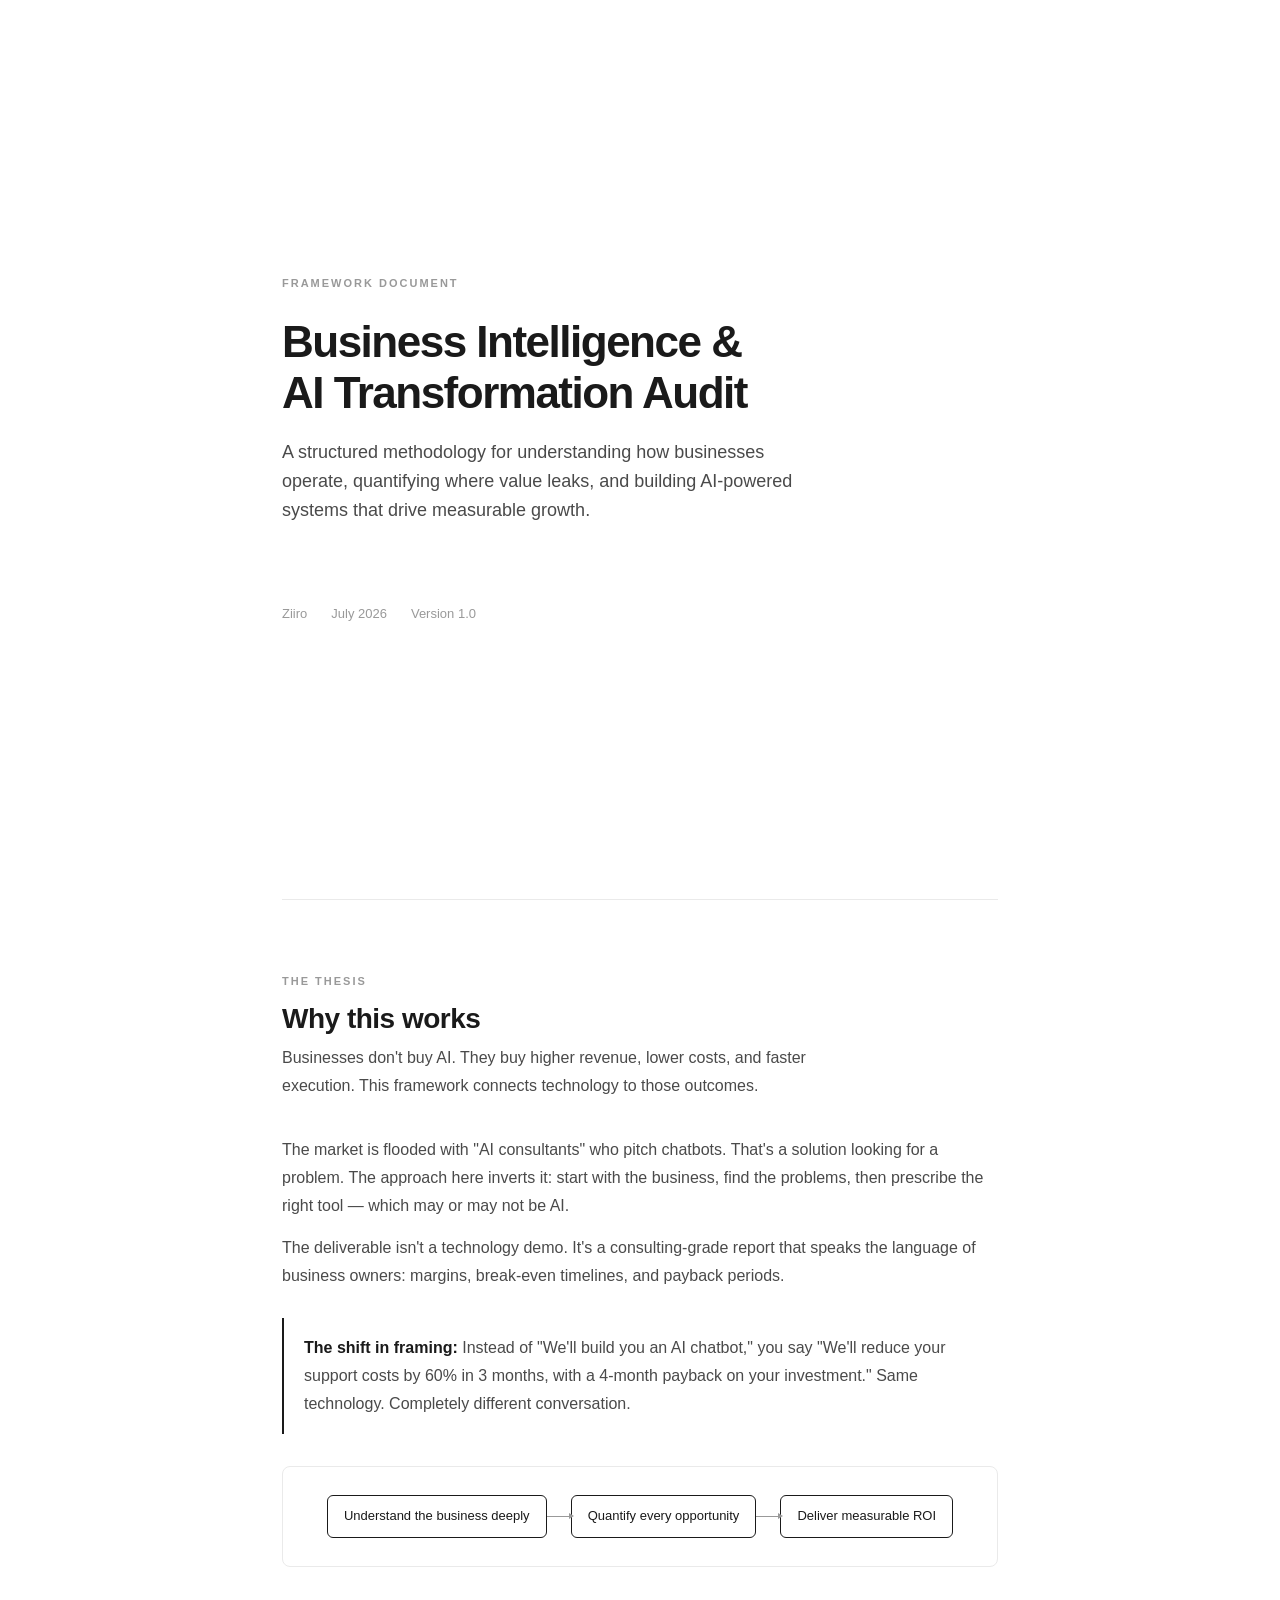
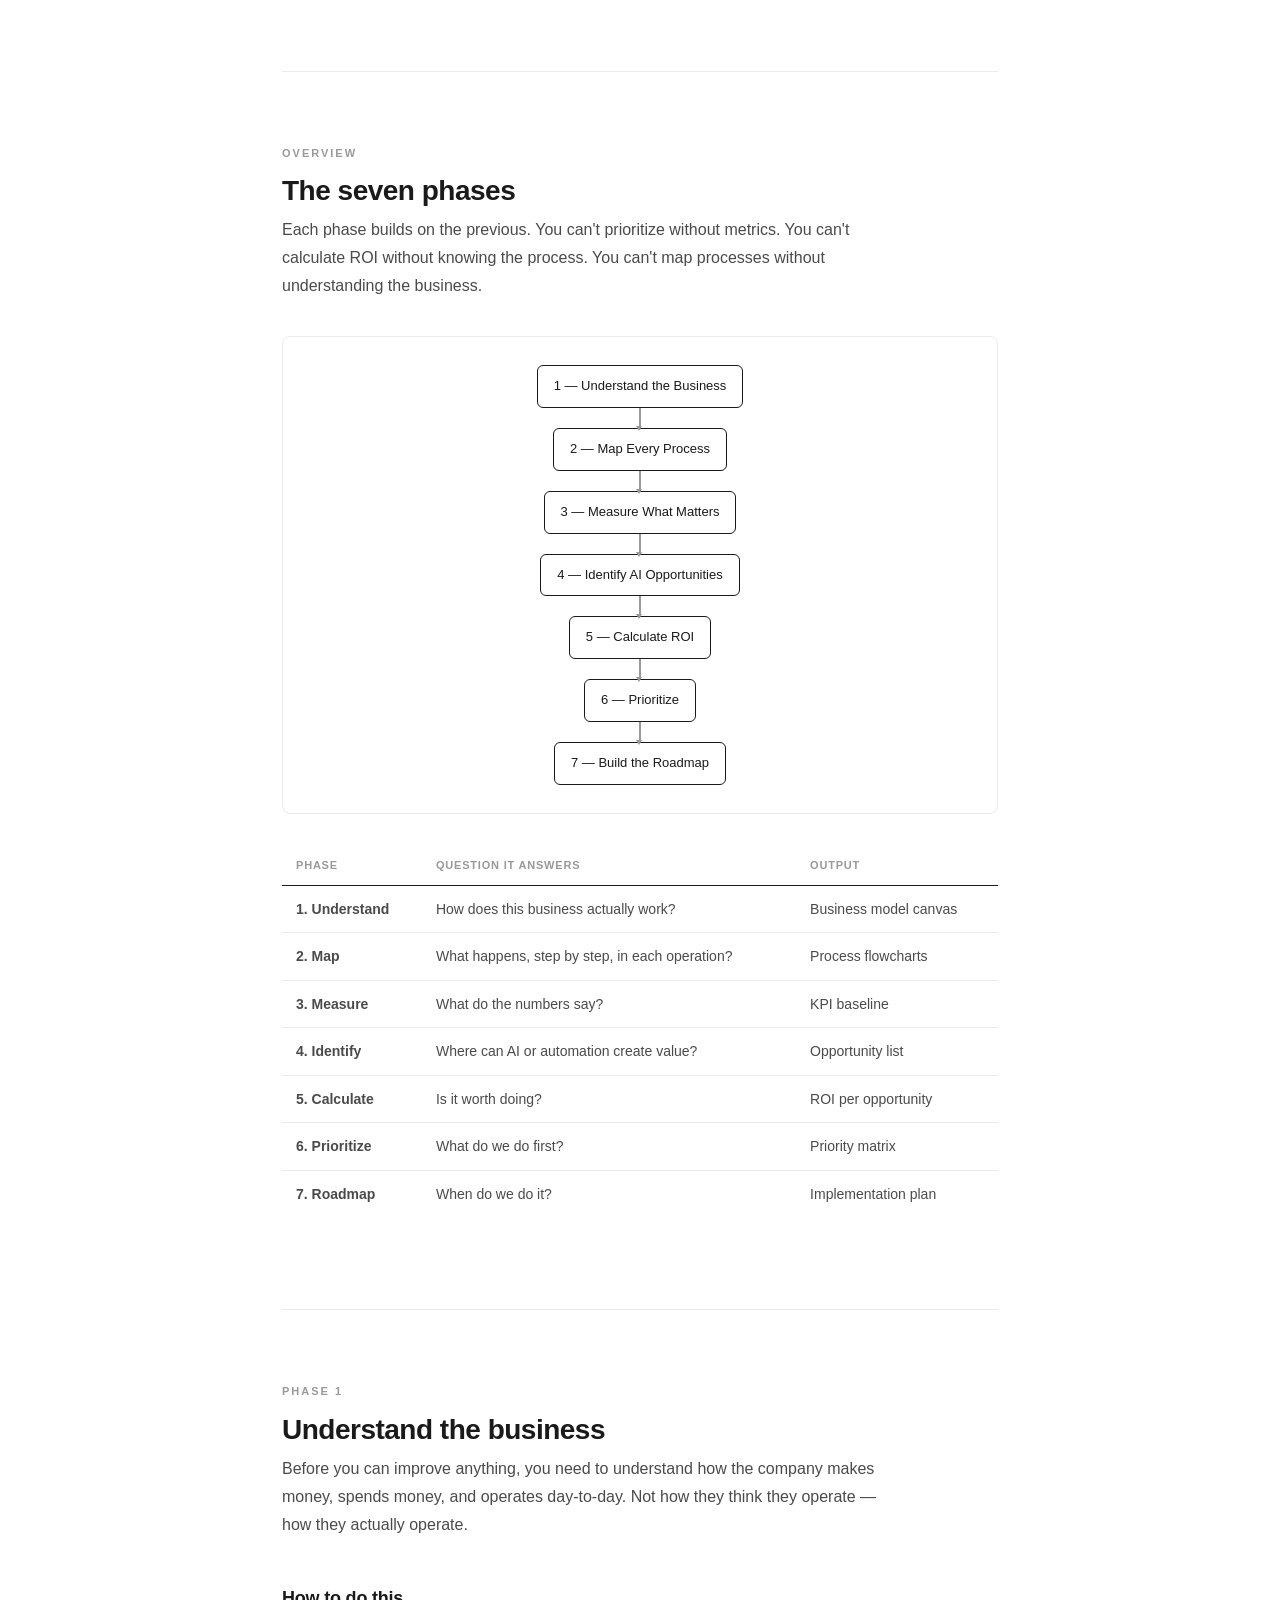
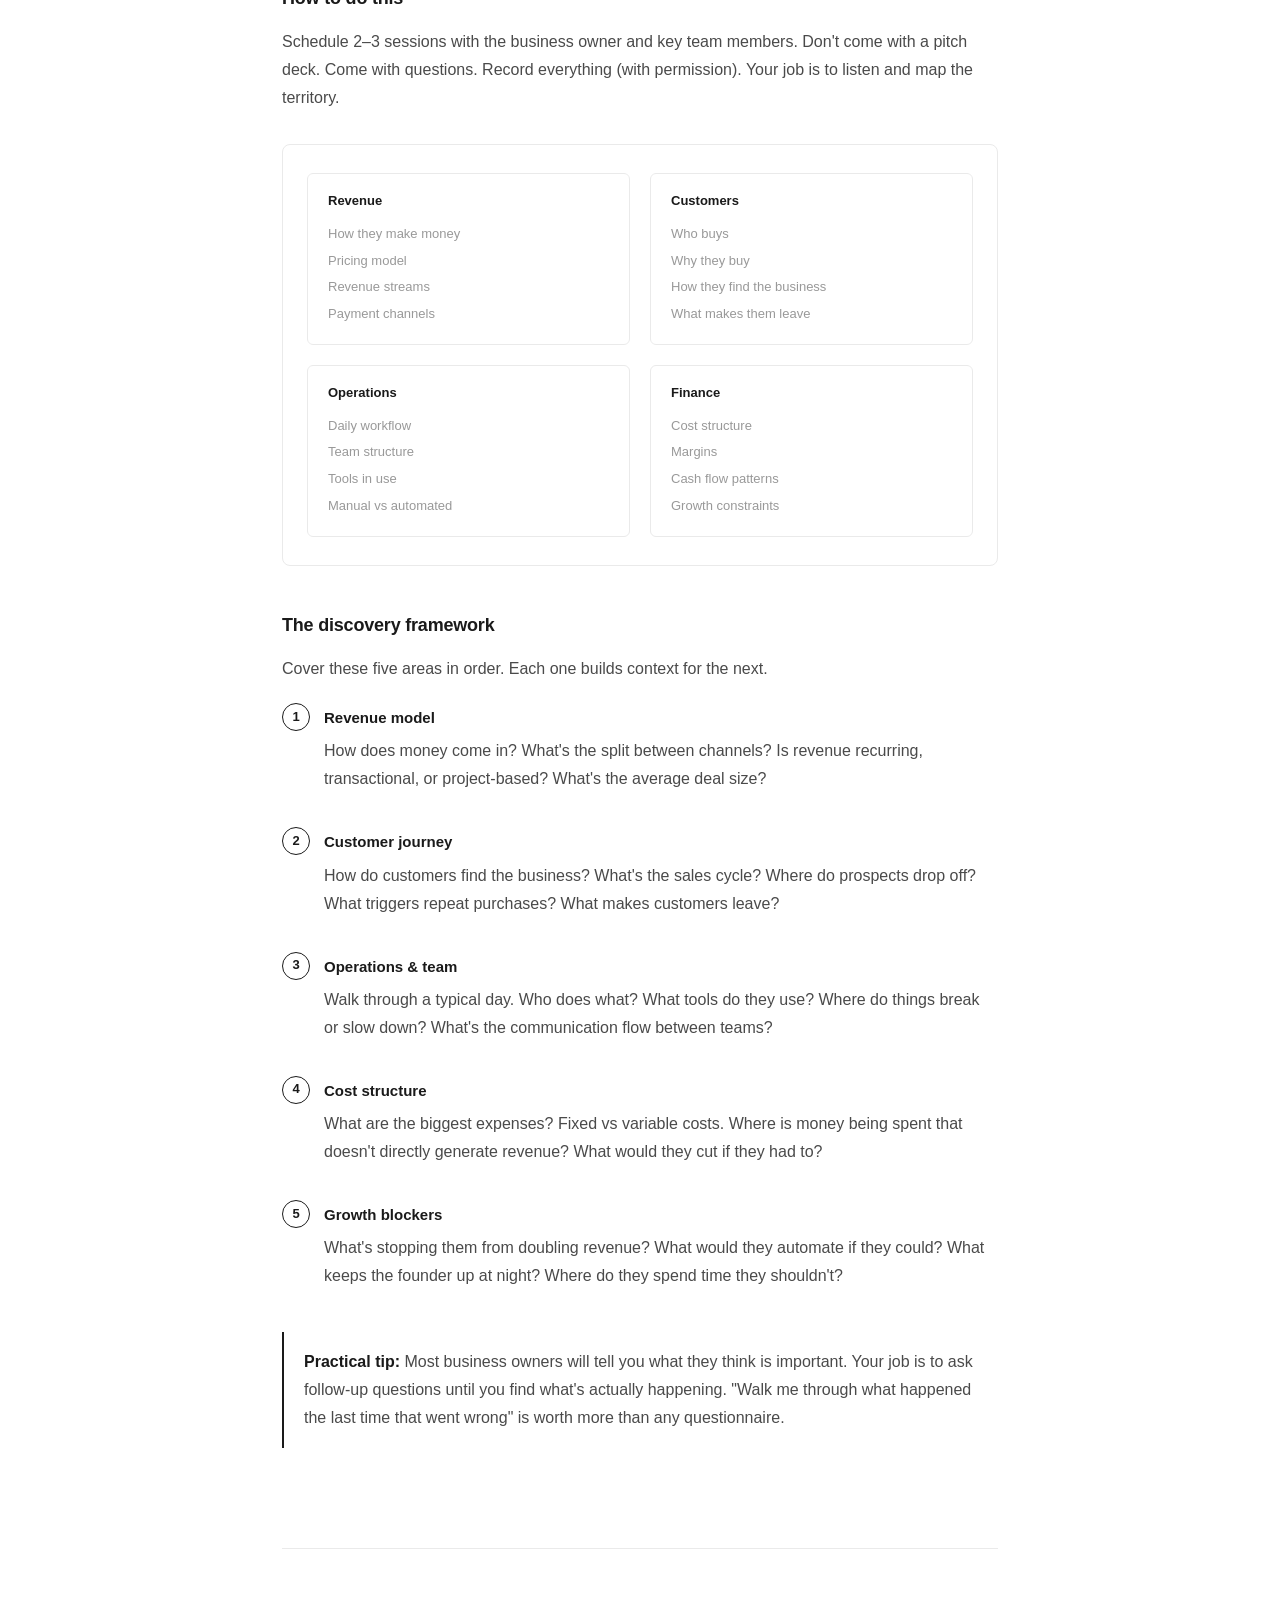
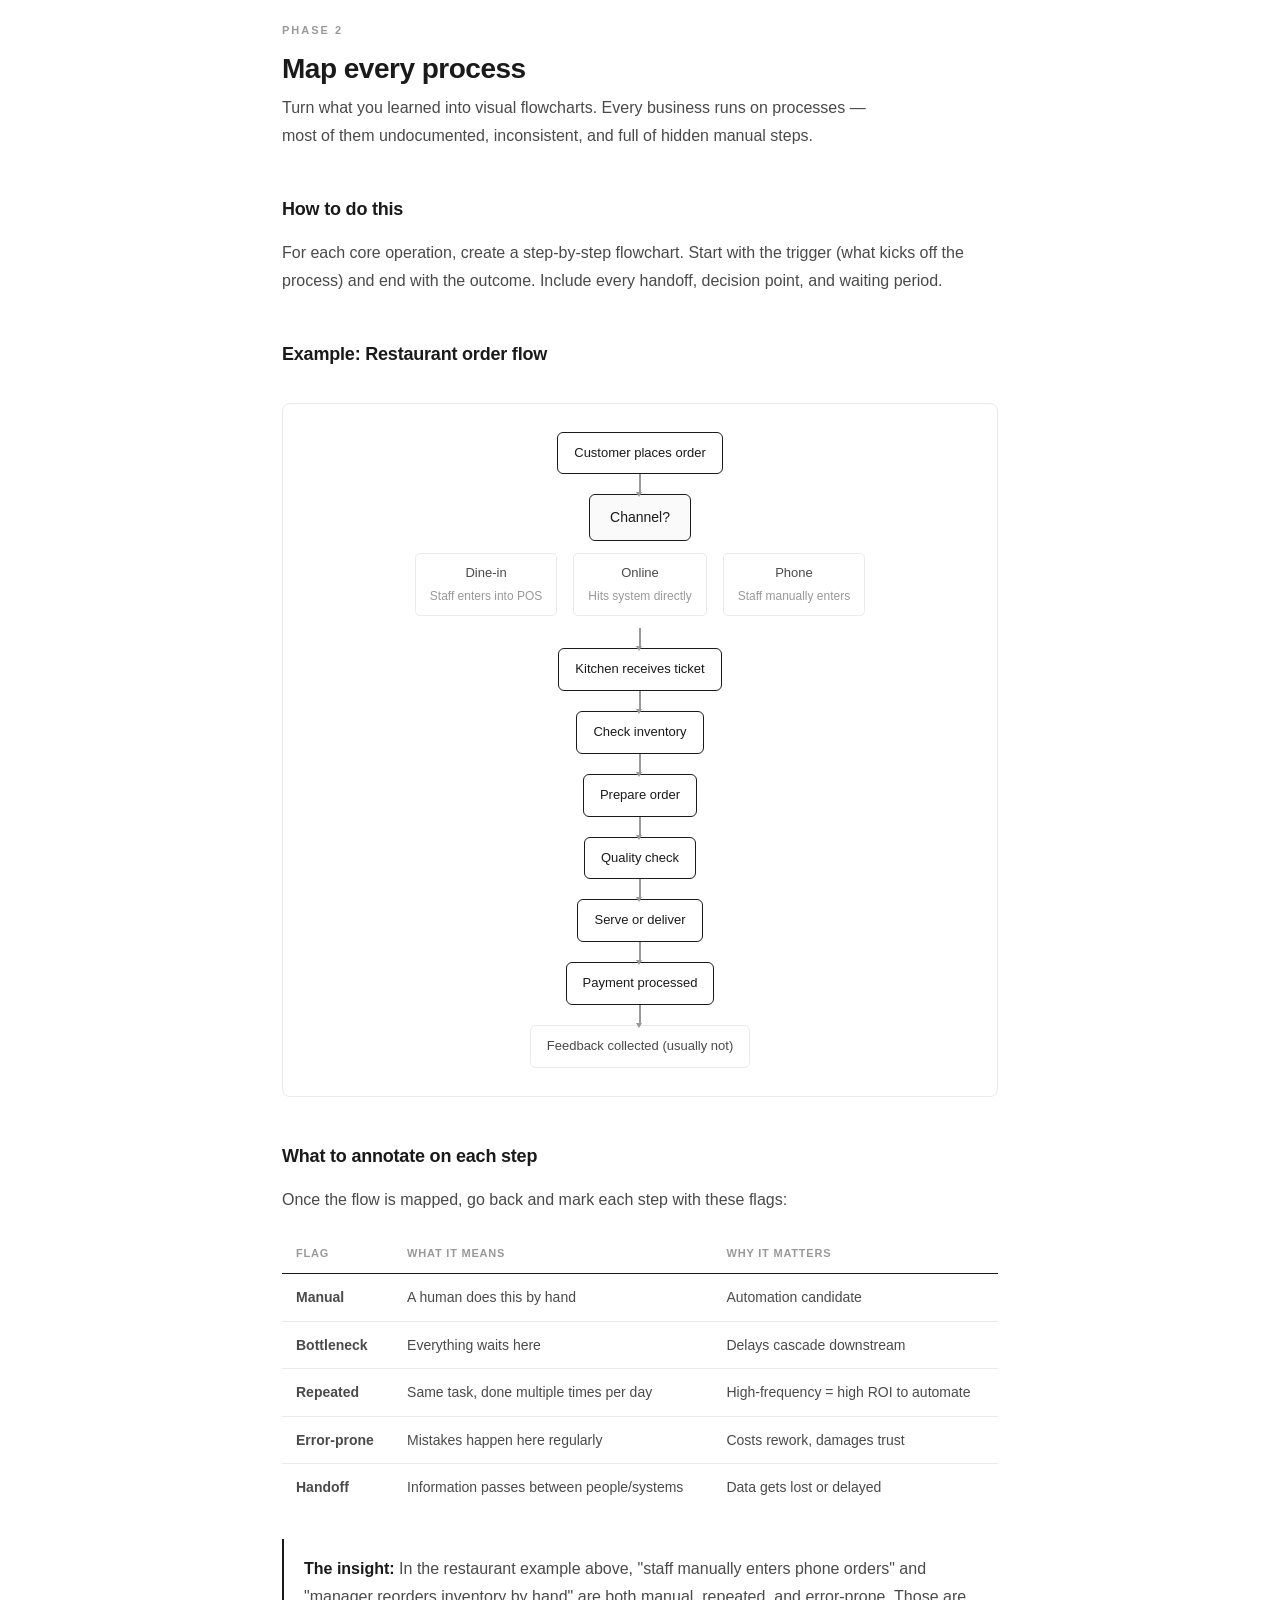
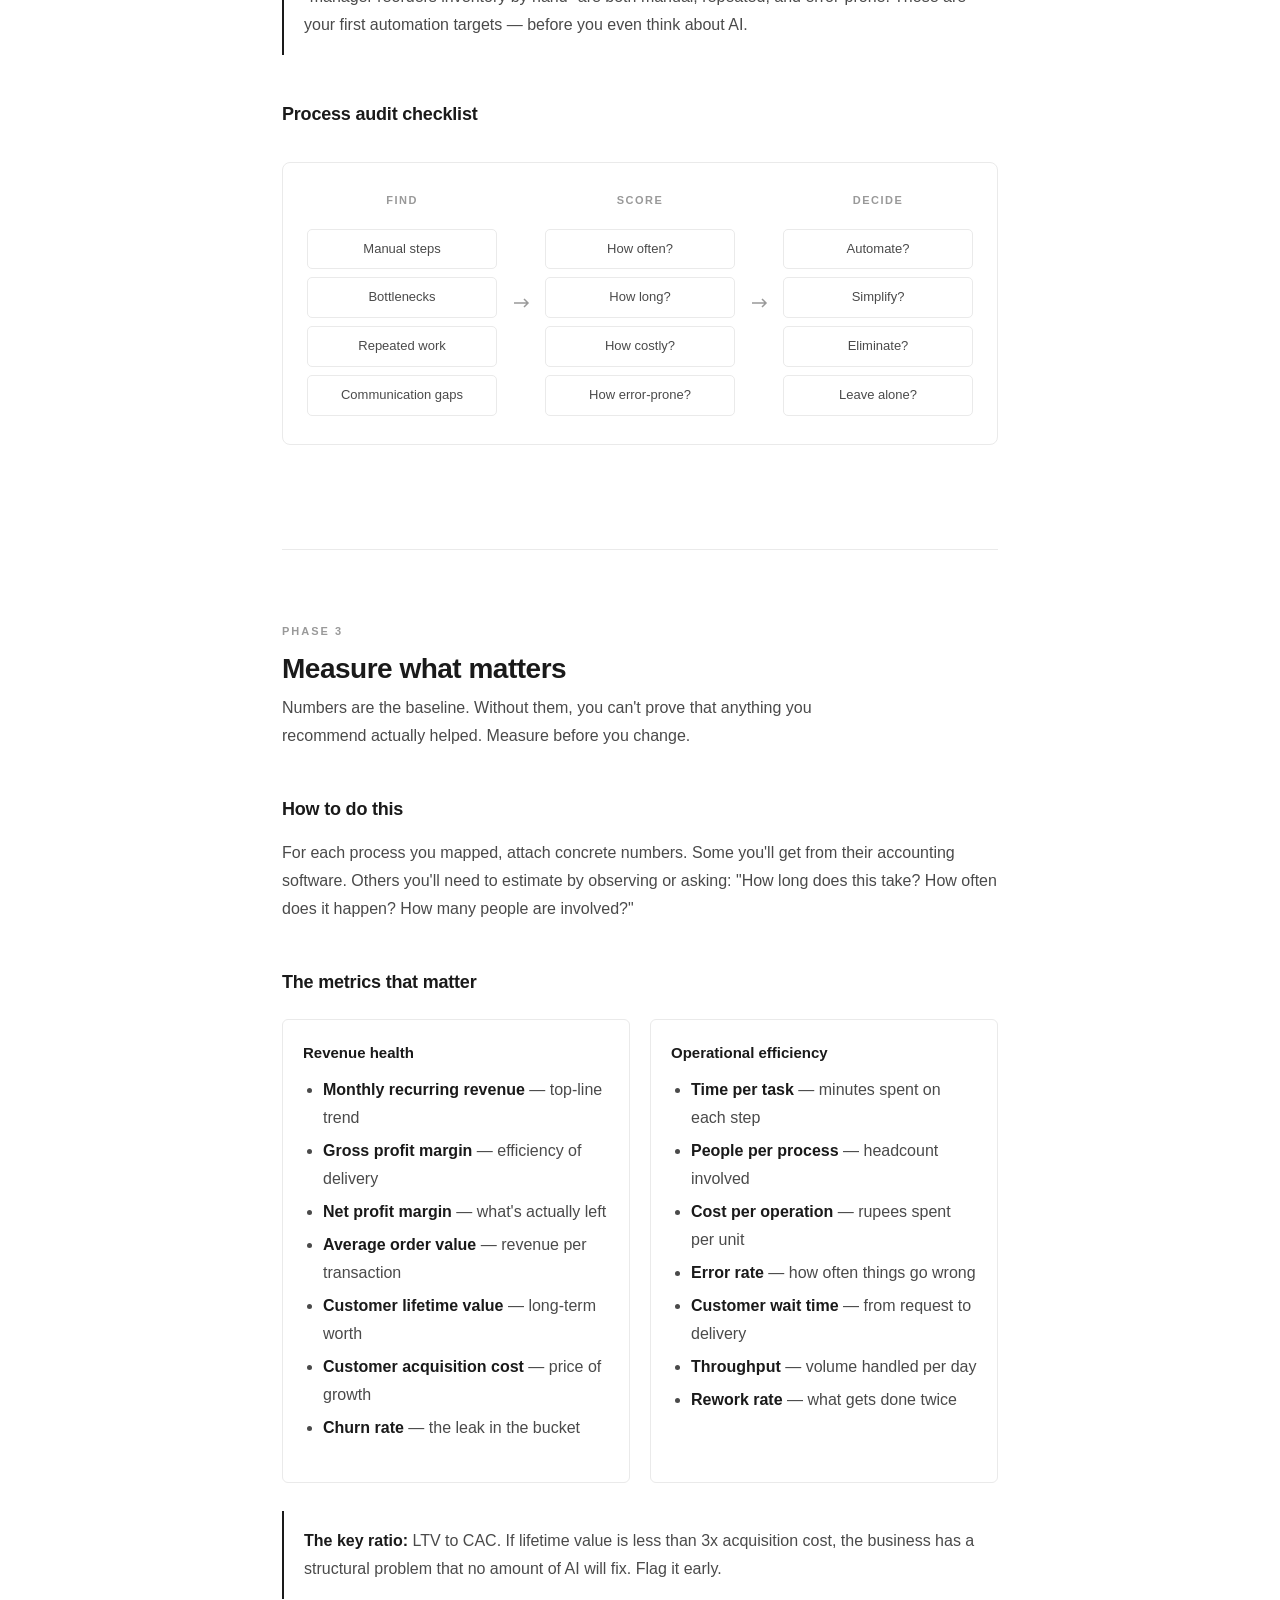
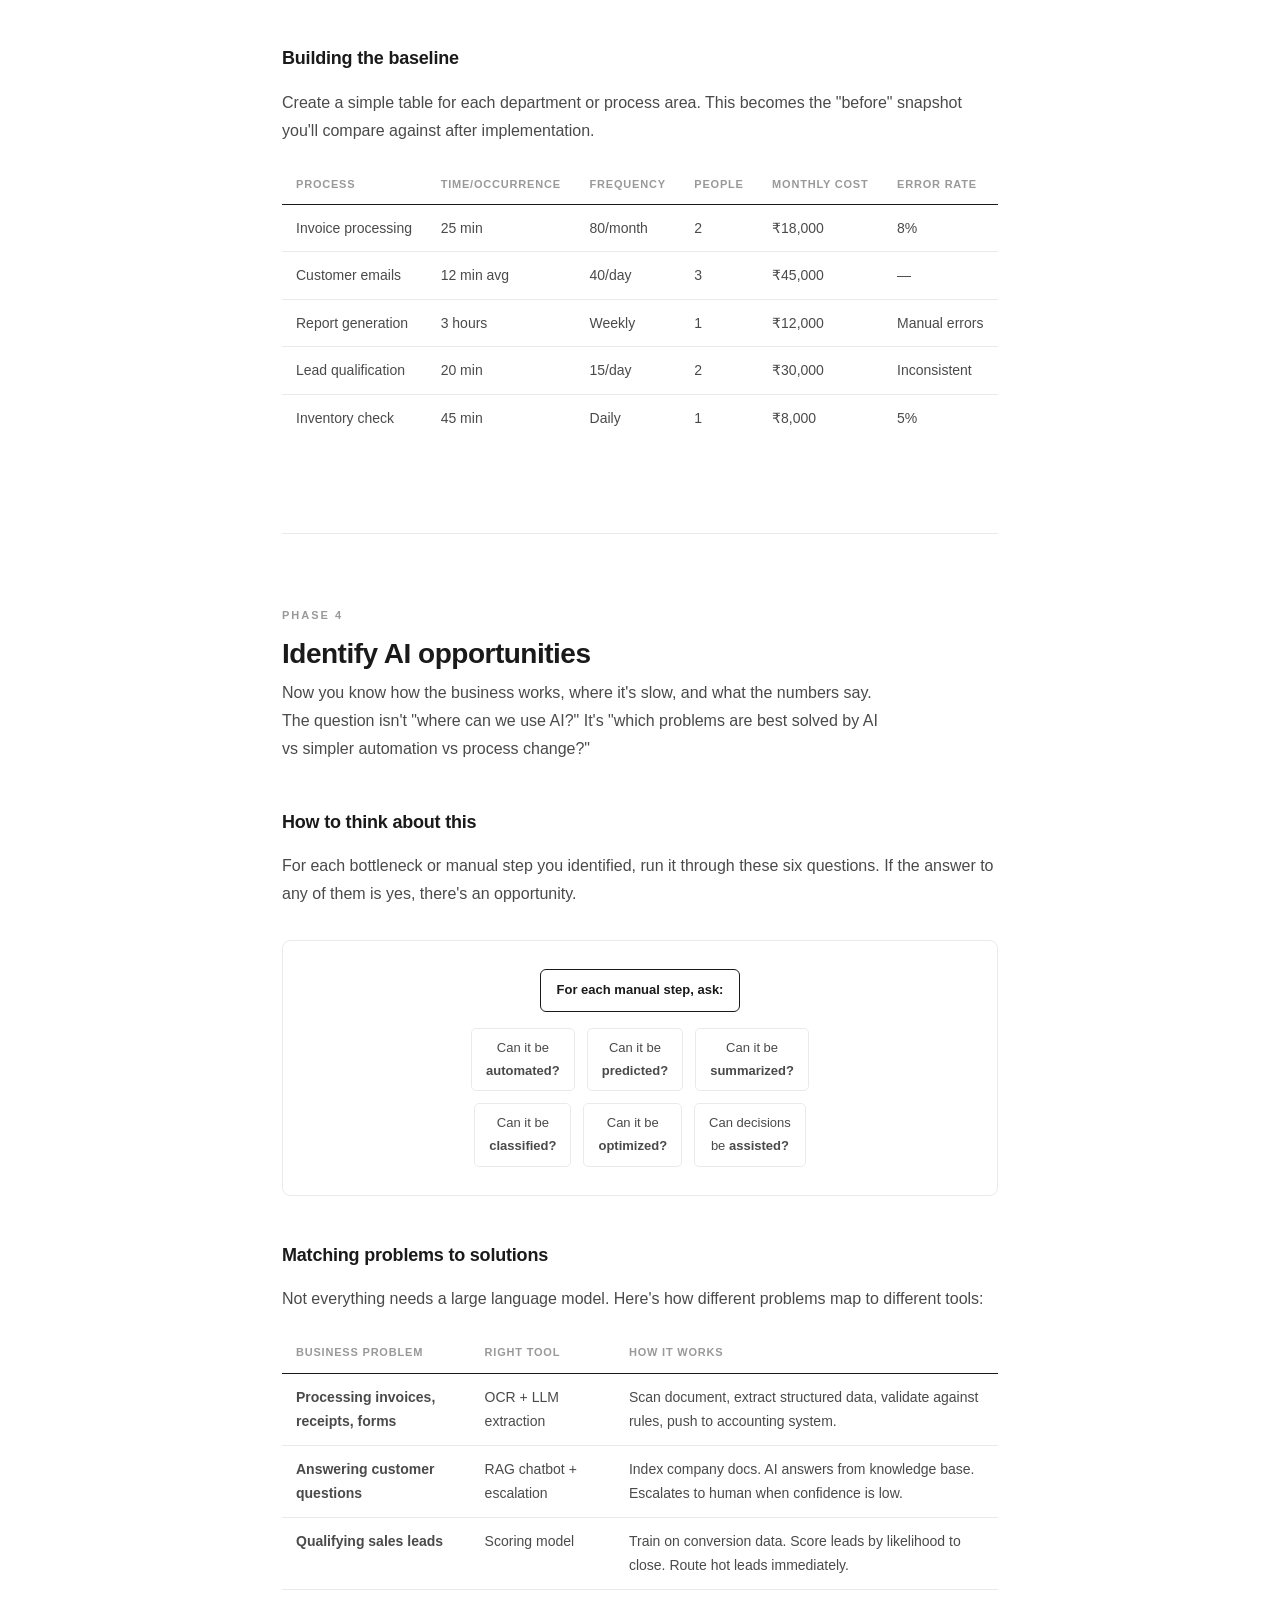
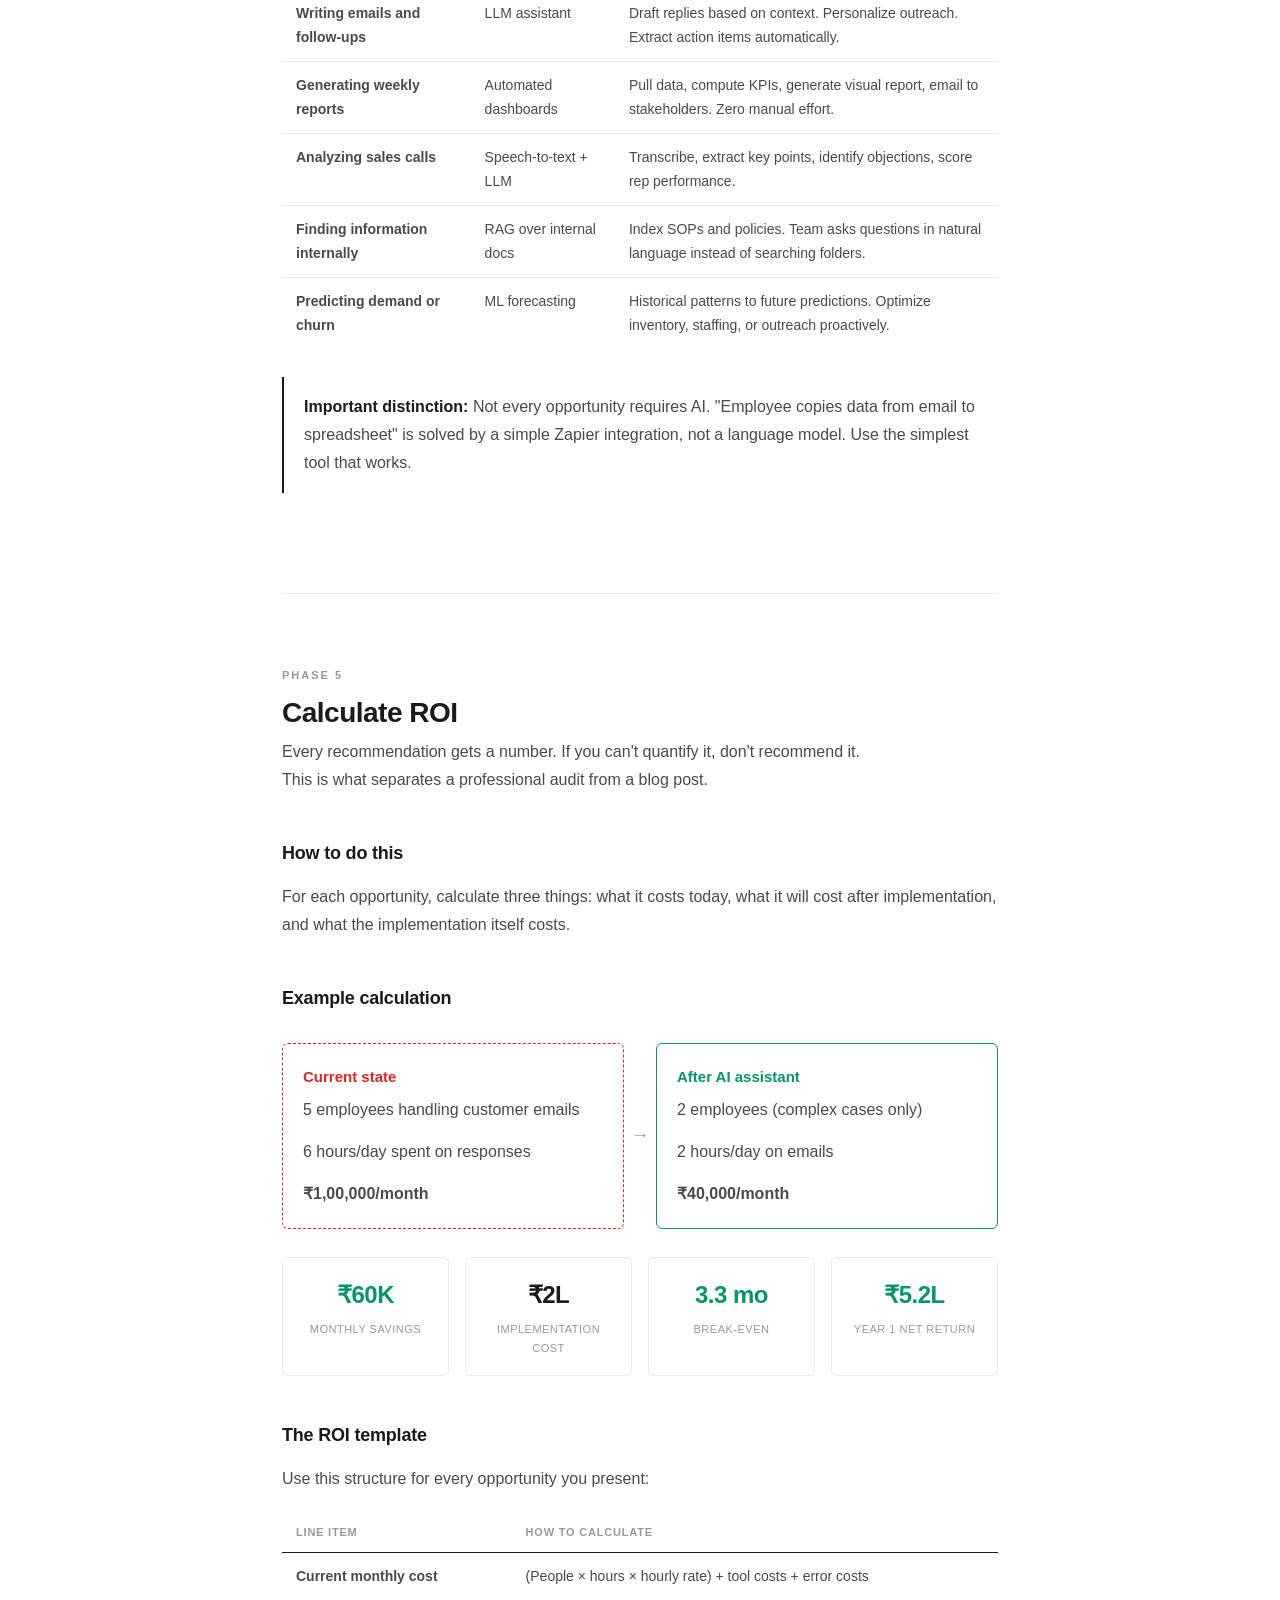
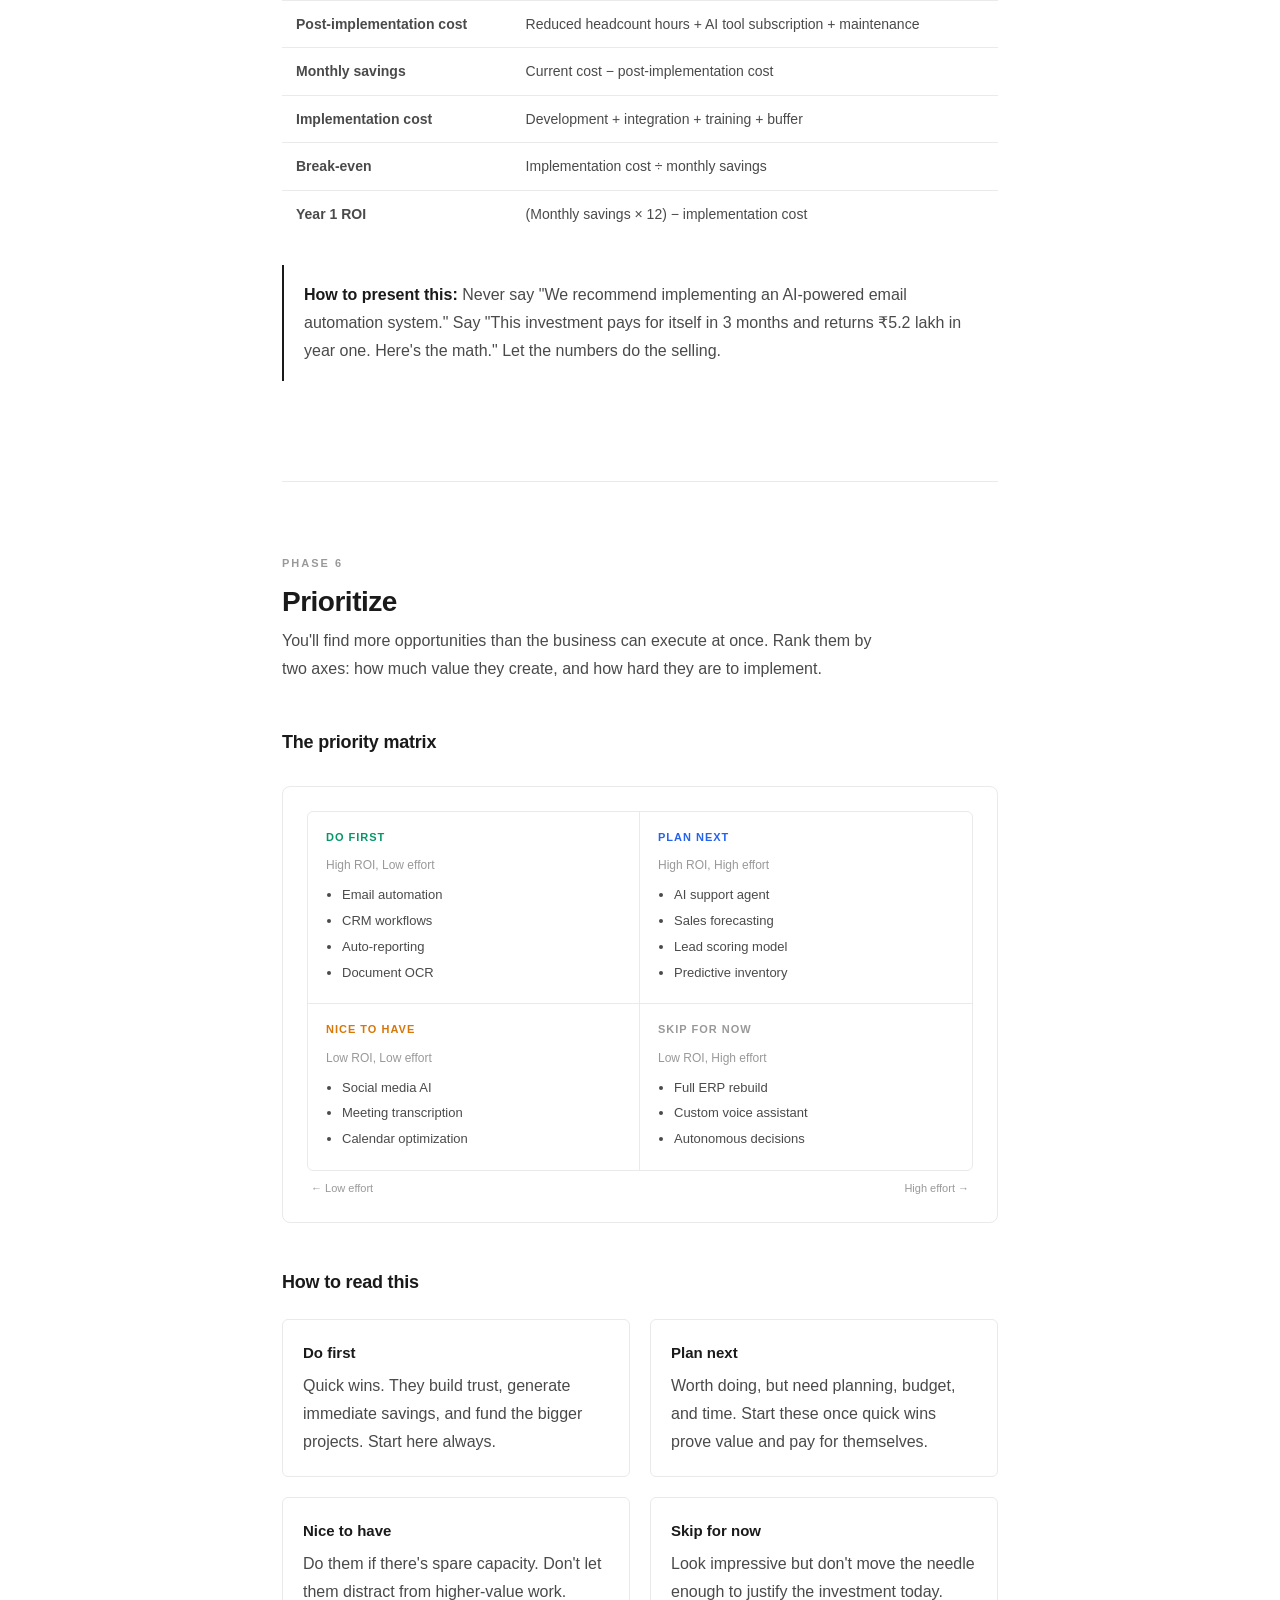
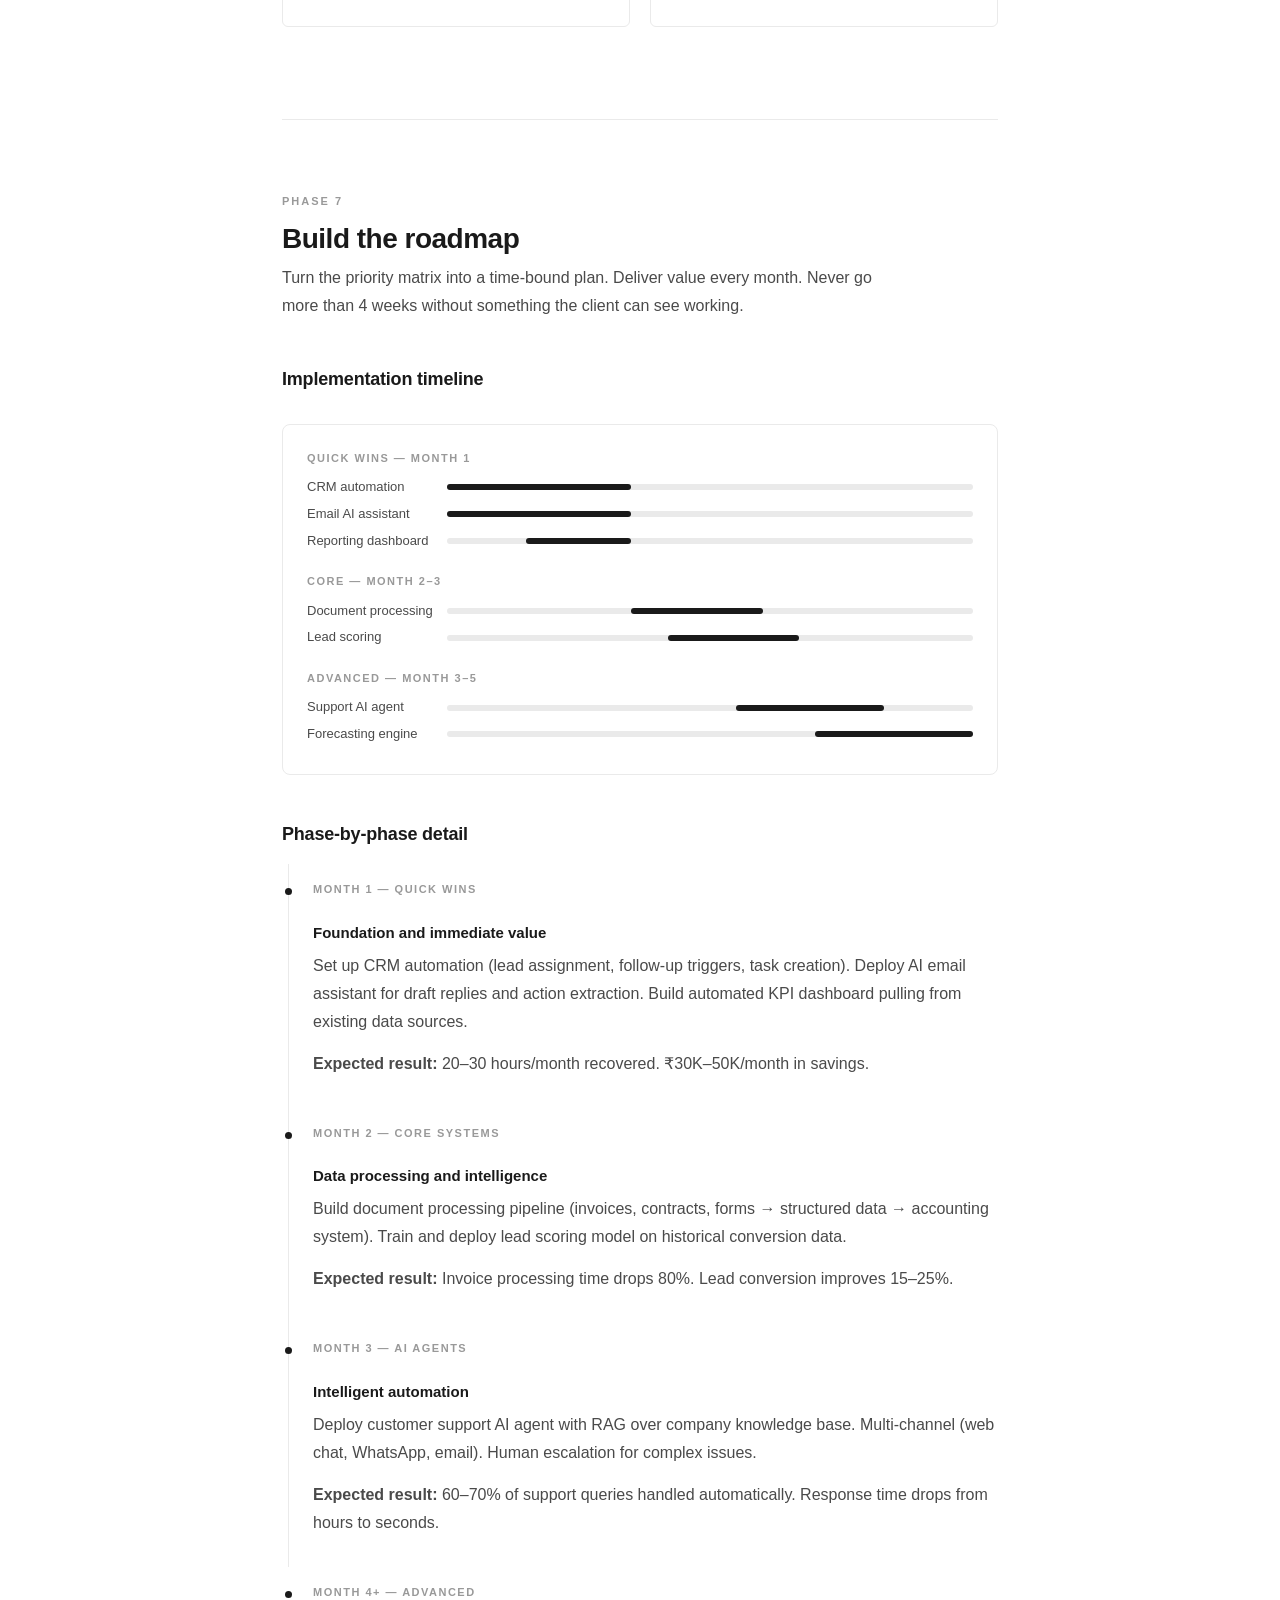
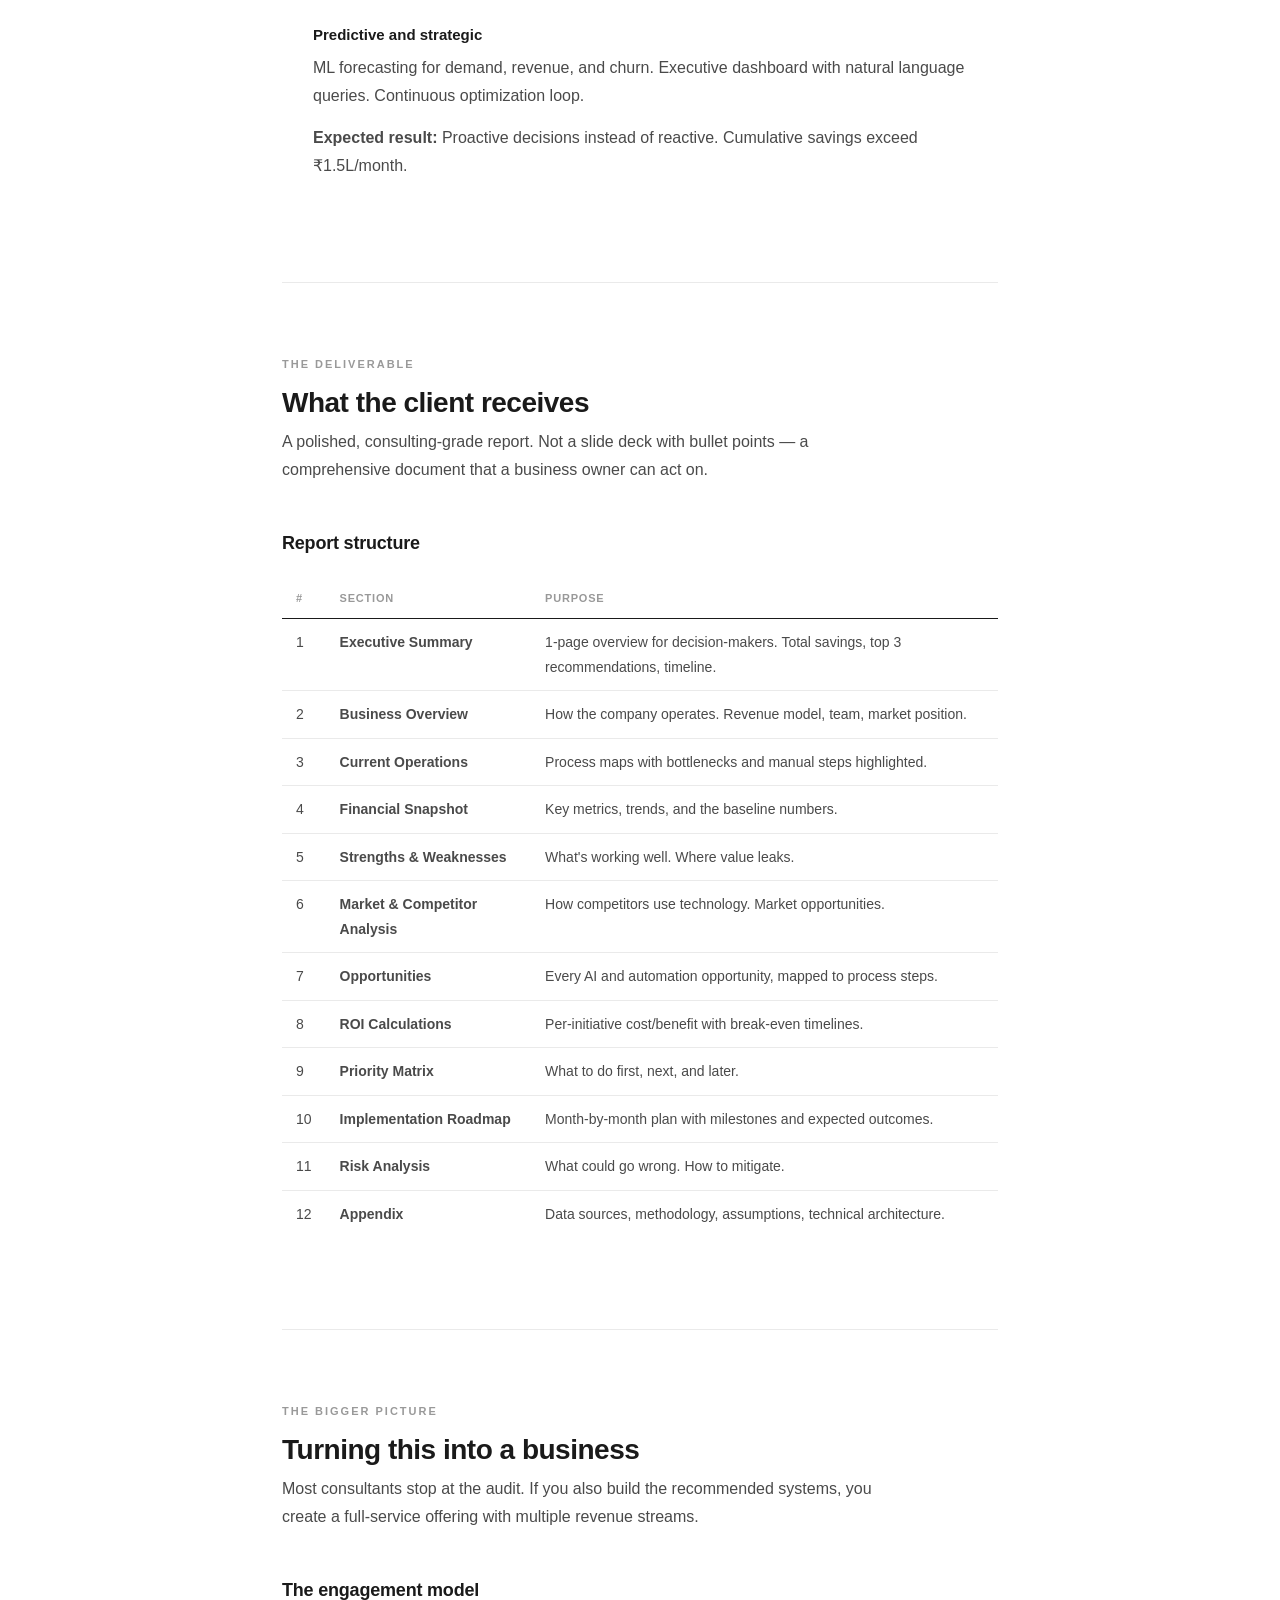
<file: Index.html>
<!DOCTYPE html>
<html lang="en">
<head>
    <meta charset="UTF-8">
    <meta name="viewport" content="width=device-width, initial-scale=1.0">
    <title>BI + ATA — Business Intelligence & AI Transformation Audit</title>
    <style>
        :root {
            --fg: #1a1a1a;
            --fg-secondary: #4a4a4a;
            --fg-muted: #999;
            --bg: #fff;
            --bg-subtle: #fafafa;
            --border: #eaeaea;
            --accent: #111;
            --green: #059669;
            --red: #dc2626;
        }

        * { margin: 0; padding: 0; box-sizing: border-box; }

        body {
            font-family: -apple-system, BlinkMacSystemFont, 'Segoe UI', 'Inter', sans-serif;
            color: var(--fg);
            background: var(--bg);
            line-height: 1.75;
            font-size: 16px;
            -webkit-font-smoothing: antialiased;
        }

        .page {
            max-width: 780px;
            margin: 0 auto;
            padding: 0 32px;
        }

        /* Cover */
        .cover {
            min-height: 100vh;
            display: flex;
            flex-direction: column;
            justify-content: center;
            padding: 80px 0;
            border-bottom: 1px solid var(--border);
            page-break-after: always;
        }

        .cover-label {
            font-size: 11px;
            font-weight: 600;
            letter-spacing: 2px;
            text-transform: uppercase;
            color: var(--fg-muted);
            margin-bottom: 24px;
        }

        .cover h1 {
            font-size: 44px;
            font-weight: 700;
            line-height: 1.15;
            letter-spacing: -1.5px;
            margin-bottom: 20px;
        }

        .cover p {
            font-size: 18px;
            color: var(--fg-secondary);
            max-width: 520px;
            line-height: 1.6;
        }

        .cover-footer {
            margin-top: 64px;
            font-size: 13px;
            color: var(--fg-muted);
            display: flex;
            gap: 24px;
        }

        /* Sections */
        section {
            padding: 72px 0;
            border-bottom: 1px solid var(--border);
            page-break-inside: avoid;
        }

        section:last-of-type { border-bottom: none; }

        .phase-number {
            font-size: 11px;
            font-weight: 600;
            letter-spacing: 2px;
            text-transform: uppercase;
            color: var(--fg-muted);
            margin-bottom: 10px;
        }

        h2 {
            font-size: 28px;
            font-weight: 700;
            letter-spacing: -0.5px;
            margin-bottom: 8px;
            line-height: 1.25;
        }

        .section-lead {
            font-size: 16px;
            color: var(--fg-secondary);
            margin-bottom: 36px;
            max-width: 600px;
        }

        h3 {
            font-size: 18px;
            font-weight: 600;
            margin: 44px 0 14px;
            letter-spacing: -0.2px;
        }

        h4 {
            font-size: 15px;
            font-weight: 600;
            margin: 20px 0 6px;
        }

        p { margin-bottom: 14px; color: var(--fg-secondary); }

        /* Lists */
        ul, ol { padding-left: 20px; margin: 10px 0 20px; }
        li { margin: 5px 0; color: var(--fg-secondary); }
        li strong { color: var(--fg); }

        /* Callout */
        .callout {
            border-left: 2px solid var(--fg);
            padding: 16px 20px;
            margin: 28px 0;
        }
        .callout p { margin: 0; }
        .callout strong { color: var(--fg); }

        /* Tables */
        table { width: 100%; border-collapse: collapse; margin: 20px 0; font-size: 14px; }
        th {
            text-align: left;
            padding: 10px 14px;
            font-weight: 600;
            font-size: 11px;
            text-transform: uppercase;
            letter-spacing: 0.8px;
            color: var(--fg-muted);
            border-bottom: 1px solid var(--fg);
        }
        td { padding: 11px 14px; border-bottom: 1px solid var(--border); color: var(--fg-secondary); vertical-align: top; }
        tr:last-child td { border-bottom: none; }

        /* Grid */
        .grid-2 { display: grid; grid-template-columns: 1fr 1fr; gap: 20px; margin: 20px 0; }
        .grid-item { padding: 20px; border: 1px solid var(--border); border-radius: 6px; }
        .grid-item h4 { margin-top: 0; }
        .grid-item p:last-child { margin-bottom: 0; }

        /* Steps */
        .step { display: grid; grid-template-columns: 28px 1fr; gap: 14px; margin: 20px 0; }
        .step-num {
            width: 28px; height: 28px; border-radius: 50%;
            border: 1.5px solid var(--fg); color: var(--fg);
            display: flex; align-items: center; justify-content: center;
            font-size: 13px; font-weight: 600; flex-shrink: 0;
        }
        .step-content h4 { margin-top: 2px; }

        /* Metrics */
        .metric-row { display: flex; gap: 16px; margin: 28px 0; flex-wrap: wrap; }
        .metric { flex: 1; min-width: 140px; padding: 16px; border: 1px solid var(--border); border-radius: 6px; text-align: center; }
        .metric-value { font-size: 24px; font-weight: 700; letter-spacing: -0.5px; }
        .metric-label { font-size: 11px; color: var(--fg-muted); text-transform: uppercase; letter-spacing: 0.5px; margin-top: 4px; }
        .green { color: var(--green); }
        .red { color: var(--red); }

        /* Comparison */
        .compare { display: grid; grid-template-columns: 1fr 32px 1fr; align-items: center; margin: 28px 0; }
        .compare-box { padding: 20px; border: 1px solid var(--border); border-radius: 6px; }
        .compare-box.before { border-color: var(--red); border-style: dashed; }
        .compare-box.after { border-color: var(--green); }
        .compare-arrow { text-align: center; font-size: 18px; color: var(--fg-muted); }

        /* Timeline */
        .timeline-item { padding: 16px 0 16px 24px; border-left: 1.5px solid var(--border); position: relative; margin-left: 6px; }
        .timeline-item::before { content: ''; position: absolute; left: -4px; top: 24px; width: 7px; height: 7px; border-radius: 50%; background: var(--fg); }
        .timeline-item:last-child { border-left-color: transparent; }
        .timeline-label { font-size: 11px; font-weight: 600; text-transform: uppercase; letter-spacing: 1.5px; color: var(--fg-muted); margin-bottom: 4px; }

        /* ============================================
           CUSTOM FLOWCHARTS — replacing Mermaid
           ============================================ */

        .flow {
            margin: 32px 0;
            padding: 28px 24px;
            border: 1px solid var(--border);
            border-radius: 8px;
            overflow-x: auto;
        }

        /* Vertical flow */
        .flow-v {
            display: flex;
            flex-direction: column;
            align-items: center;
            gap: 0;
        }

        .flow-node {
            padding: 9px 16px;
            border: 1.5px solid var(--fg);
            border-radius: 6px;
            font-size: 13px;
            font-weight: 500;
            text-align: center;
            color: var(--fg);
            background: var(--bg);
            white-space: nowrap;
        }

        .flow-node.muted {
            border-color: var(--border);
            color: var(--fg-secondary);
        }

        .flow-connector {
            width: 1.5px;
            height: 20px;
            background: var(--fg-muted);
            position: relative;
        }

        .flow-connector::after {
            content: '';
            position: absolute;
            bottom: -3px;
            left: -3px;
            width: 0;
            height: 0;
            border-left: 3.5px solid transparent;
            border-right: 3.5px solid transparent;
            border-top: 5px solid var(--fg-muted);
        }

        /* Horizontal flow */
        .flow-h {
            display: flex;
            align-items: center;
            gap: 0;
            justify-content: center;
            flex-wrap: nowrap;
        }

        .flow-h-arrow {
            width: 24px;
            min-width: 24px;
            height: 1.5px;
            background: var(--fg-muted);
            position: relative;
            flex-shrink: 0;
        }

        .flow-h-arrow::after {
            content: '';
            position: absolute;
            right: -3px;
            top: -3px;
            width: 0;
            height: 0;
            border-top: 3.5px solid transparent;
            border-bottom: 3.5px solid transparent;
            border-left: 5px solid var(--fg-muted);
        }

        /* Three column flow */
        .flow-3col {
            display: grid;
            grid-template-columns: 1fr auto 1fr auto 1fr;
            align-items: start;
            gap: 0;
        }

        .flow-col {
            display: flex;
            flex-direction: column;
            gap: 8px;
        }

        .flow-col-label {
            font-size: 11px;
            font-weight: 600;
            text-transform: uppercase;
            letter-spacing: 1.5px;
            color: var(--fg-muted);
            margin-bottom: 10px;
            text-align: center;
        }

        .flow-col-item {
            padding: 8px 14px;
            border: 1px solid var(--border);
            border-radius: 5px;
            font-size: 13px;
            color: var(--fg-secondary);
            text-align: center;
        }

        .flow-col-arrow {
            display: flex;
            align-items: center;
            justify-content: center;
            padding: 0 12px;
            align-self: center;
        }

        .flow-col-arrow svg {
            width: 24px;
            height: 24px;
            color: var(--fg-muted);
        }

        /* Branch flow */
        .flow-branch {
            display: flex;
            flex-direction: column;
            align-items: center;
        }

        .flow-branches {
            display: flex;
            gap: 16px;
            margin-top: 0;
            justify-content: center;
            flex-wrap: wrap;
        }

        .flow-branch-item {
            padding: 8px 14px;
            border: 1px solid var(--border);
            border-radius: 5px;
            font-size: 13px;
            color: var(--fg-secondary);
            text-align: center;
            position: relative;
        }

        /* Decision node */
        .flow-decision {
            padding: 10px 20px;
            border: 1.5px solid var(--fg);
            border-radius: 6px;
            font-size: 14px;
            font-weight: 500;
            text-align: center;
            background: var(--bg-subtle);
            color: var(--fg);
        }

        /* Mind map */
        .mindmap {
            display: grid;
            grid-template-columns: 1fr 1fr;
            gap: 20px;
        }

        .mindmap-branch {
            padding: 16px 20px;
            border: 1px solid var(--border);
            border-radius: 6px;
        }

        .mindmap-branch h5 {
            font-size: 13px;
            font-weight: 600;
            margin-bottom: 8px;
            color: var(--fg);
        }

        .mindmap-branch ul {
            list-style: none;
            padding: 0;
            margin: 0;
        }

        .mindmap-branch li {
            font-size: 13px;
            color: var(--fg-muted);
            padding: 2px 0;
            margin: 0;
        }

        /* Gantt-like timeline */
        .gantt {
            margin: 28px 0;
            border: 1px solid var(--border);
            border-radius: 8px;
            padding: 24px;
        }

        .gantt-section {
            margin-bottom: 20px;
        }

        .gantt-section:last-child { margin-bottom: 0; }

        .gantt-section-label {
            font-size: 11px;
            font-weight: 600;
            text-transform: uppercase;
            letter-spacing: 1.5px;
            color: var(--fg-muted);
            margin-bottom: 8px;
        }

        .gantt-bar-row {
            display: grid;
            grid-template-columns: 140px 1fr;
            align-items: center;
            margin: 4px 0;
        }

        .gantt-bar-label {
            font-size: 13px;
            color: var(--fg-secondary);
        }

        .gantt-bar-track {
            height: 6px;
            background: var(--border);
            border-radius: 3px;
            position: relative;
        }

        .gantt-bar {
            position: absolute;
            height: 100%;
            background: var(--fg);
            border-radius: 3px;
            top: 0;
        }

        /* Quadrant */
        .quadrant {
            margin: 28px 0;
            border: 1px solid var(--border);
            border-radius: 8px;
            padding: 24px;
        }

        .quadrant-grid {
            display: grid;
            grid-template-columns: 1fr 1fr;
            border: 1px solid var(--border);
            border-radius: 6px;
            overflow: hidden;
        }

        .quadrant-cell {
            padding: 16px 18px;
            border-bottom: 1px solid var(--border);
            border-right: 1px solid var(--border);
        }

        .quadrant-cell:nth-child(2),
        .quadrant-cell:nth-child(4) { border-right: none; }
        .quadrant-cell:nth-child(3),
        .quadrant-cell:nth-child(4) { border-bottom: none; }

        .quadrant-cell-label {
            font-size: 11px;
            font-weight: 600;
            text-transform: uppercase;
            letter-spacing: 1px;
            margin-bottom: 8px;
        }

        .quadrant-cell ul { margin: 0; padding-left: 16px; }
        .quadrant-cell li { font-size: 13px; margin: 3px 0; }

        .q-green { color: var(--green); }
        .q-blue { color: #2563eb; }
        .q-orange { color: #d97706; }
        .q-muted { color: var(--fg-muted); }

        .quadrant-axes {
            display: flex;
            justify-content: space-between;
            font-size: 11px;
            color: var(--fg-muted);
            margin-top: 8px;
            padding: 0 4px;
        }

        /* Print */
        @media print {
            .cover { min-height: auto; padding: 60px 0; }
            section { padding: 40px 0; }
            .flow, .gantt, .quadrant { break-inside: avoid; }
        }

        @media (max-width: 640px) {
            .cover h1 { font-size: 28px; }
            .grid-2 { grid-template-columns: 1fr; }
            .compare { grid-template-columns: 1fr; gap: 12px; }
            .compare-arrow { transform: rotate(90deg); }
            .metric-row { flex-direction: column; }
            .flow-3col { grid-template-columns: 1fr; gap: 16px; }
            .mindmap { grid-template-columns: 1fr; }
            .quadrant-grid { grid-template-columns: 1fr; }
            .quadrant-cell { border-right: none; border-bottom: 1px solid var(--border); }
            .quadrant-cell:last-child { border-bottom: none; }
        }
    </style>
</head>
<body>

<div class="page">

<!-- COVER -->
<div class="cover">
    <div class="cover-label">Framework Document</div>
    <h1>Business Intelligence &<br>AI Transformation Audit</h1>
    <p>A structured methodology for understanding how businesses operate, quantifying where value leaks, and building AI-powered systems that drive measurable growth.</p>
    <div class="cover-footer">
        <span>Ziiro</span>
        <span>July 2026</span>
        <span>Version 1.0</span>
    </div>
</div>

<!-- THESIS -->
<section>
    <div class="phase-number">The Thesis</div>
    <h2>Why this works</h2>
    <p class="section-lead">Businesses don't buy AI. They buy higher revenue, lower costs, and faster execution. This framework connects technology to those outcomes.</p>

    <p>The market is flooded with "AI consultants" who pitch chatbots. That's a solution looking for a problem. The approach here inverts it: start with the business, find the problems, then prescribe the right tool — which may or may not be AI.</p>

    <p>The deliverable isn't a technology demo. It's a consulting-grade report that speaks the language of business owners: margins, break-even timelines, and payback periods.</p>

    <div class="callout">
        <p><strong>The shift in framing:</strong> Instead of "We'll build you an AI chatbot," you say "We'll reduce your support costs by 60% in 3 months, with a 4-month payback on your investment." Same technology. Completely different conversation.</p>
    </div>

    <div class="flow">
        <div class="flow-h">
            <div class="flow-node">Understand the business deeply</div>
            <div class="flow-h-arrow"></div>
            <div class="flow-node">Quantify every opportunity</div>
            <div class="flow-h-arrow"></div>
            <div class="flow-node">Deliver measurable ROI</div>
        </div>
    </div>
</section>

<!-- OVERVIEW -->
<section>
    <div class="phase-number">Overview</div>
    <h2>The seven phases</h2>
    <p class="section-lead">Each phase builds on the previous. You can't prioritize without metrics. You can't calculate ROI without knowing the process. You can't map processes without understanding the business.</p>

    <div class="flow">
        <div class="flow-v">
            <div class="flow-node">1 &mdash; Understand the Business</div>
            <div class="flow-connector"></div>
            <div class="flow-node">2 &mdash; Map Every Process</div>
            <div class="flow-connector"></div>
            <div class="flow-node">3 &mdash; Measure What Matters</div>
            <div class="flow-connector"></div>
            <div class="flow-node">4 &mdash; Identify AI Opportunities</div>
            <div class="flow-connector"></div>
            <div class="flow-node">5 &mdash; Calculate ROI</div>
            <div class="flow-connector"></div>
            <div class="flow-node">6 &mdash; Prioritize</div>
            <div class="flow-connector"></div>
            <div class="flow-node">7 &mdash; Build the Roadmap</div>
        </div>
    </div>

    <table>
        <thead>
            <tr><th>Phase</th><th>Question it answers</th><th>Output</th></tr>
        </thead>
        <tbody>
            <tr><td><strong>1. Understand</strong></td><td>How does this business actually work?</td><td>Business model canvas</td></tr>
            <tr><td><strong>2. Map</strong></td><td>What happens, step by step, in each operation?</td><td>Process flowcharts</td></tr>
            <tr><td><strong>3. Measure</strong></td><td>What do the numbers say?</td><td>KPI baseline</td></tr>
            <tr><td><strong>4. Identify</strong></td><td>Where can AI or automation create value?</td><td>Opportunity list</td></tr>
            <tr><td><strong>5. Calculate</strong></td><td>Is it worth doing?</td><td>ROI per opportunity</td></tr>
            <tr><td><strong>6. Prioritize</strong></td><td>What do we do first?</td><td>Priority matrix</td></tr>
            <tr><td><strong>7. Roadmap</strong></td><td>When do we do it?</td><td>Implementation plan</td></tr>
        </tbody>
    </table>
</section>

<!-- PHASE 1 -->
<section>
    <div class="phase-number">Phase 1</div>
    <h2>Understand the business</h2>
    <p class="section-lead">Before you can improve anything, you need to understand how the company makes money, spends money, and operates day-to-day. Not how they think they operate — how they actually operate.</p>

    <h3>How to do this</h3>
    <p>Schedule 2–3 sessions with the business owner and key team members. Don't come with a pitch deck. Come with questions. Record everything (with permission). Your job is to listen and map the territory.</p>

    <div class="flow">
        <div class="mindmap">
            <div class="mindmap-branch">
                <h5>Revenue</h5>
                <ul>
                    <li>How they make money</li>
                    <li>Pricing model</li>
                    <li>Revenue streams</li>
                    <li>Payment channels</li>
                </ul>
            </div>
            <div class="mindmap-branch">
                <h5>Customers</h5>
                <ul>
                    <li>Who buys</li>
                    <li>Why they buy</li>
                    <li>How they find the business</li>
                    <li>What makes them leave</li>
                </ul>
            </div>
            <div class="mindmap-branch">
                <h5>Operations</h5>
                <ul>
                    <li>Daily workflow</li>
                    <li>Team structure</li>
                    <li>Tools in use</li>
                    <li>Manual vs automated</li>
                </ul>
            </div>
            <div class="mindmap-branch">
                <h5>Finance</h5>
                <ul>
                    <li>Cost structure</li>
                    <li>Margins</li>
                    <li>Cash flow patterns</li>
                    <li>Growth constraints</li>
                </ul>
            </div>
        </div>
    </div>

    <h3>The discovery framework</h3>
    <p>Cover these five areas in order. Each one builds context for the next.</p>

    <div class="step">
        <div class="step-num">1</div>
        <div class="step-content">
            <h4>Revenue model</h4>
            <p>How does money come in? What's the split between channels? Is revenue recurring, transactional, or project-based? What's the average deal size?</p>
        </div>
    </div>

    <div class="step">
        <div class="step-num">2</div>
        <div class="step-content">
            <h4>Customer journey</h4>
            <p>How do customers find the business? What's the sales cycle? Where do prospects drop off? What triggers repeat purchases? What makes customers leave?</p>
        </div>
    </div>

    <div class="step">
        <div class="step-num">3</div>
        <div class="step-content">
            <h4>Operations & team</h4>
            <p>Walk through a typical day. Who does what? What tools do they use? Where do things break or slow down? What's the communication flow between teams?</p>
        </div>
    </div>

    <div class="step">
        <div class="step-num">4</div>
        <div class="step-content">
            <h4>Cost structure</h4>
            <p>What are the biggest expenses? Fixed vs variable costs. Where is money being spent that doesn't directly generate revenue? What would they cut if they had to?</p>
        </div>
    </div>

    <div class="step">
        <div class="step-num">5</div>
        <div class="step-content">
            <h4>Growth blockers</h4>
            <p>What's stopping them from doubling revenue? What would they automate if they could? What keeps the founder up at night? Where do they spend time they shouldn't?</p>
        </div>
    </div>

    <div class="callout">
        <p><strong>Practical tip:</strong> Most business owners will tell you what they think is important. Your job is to ask follow-up questions until you find what's actually happening. "Walk me through what happened the last time that went wrong" is worth more than any questionnaire.</p>
    </div>
</section>

<!-- PHASE 2 -->
<section>
    <div class="phase-number">Phase 2</div>
    <h2>Map every process</h2>
    <p class="section-lead">Turn what you learned into visual flowcharts. Every business runs on processes — most of them undocumented, inconsistent, and full of hidden manual steps.</p>

    <h3>How to do this</h3>
    <p>For each core operation, create a step-by-step flowchart. Start with the trigger (what kicks off the process) and end with the outcome. Include every handoff, decision point, and waiting period.</p>

    <h3>Example: Restaurant order flow</h3>
    <div class="flow">
        <div class="flow-v">
            <div class="flow-node">Customer places order</div>
            <div class="flow-connector"></div>
            <div class="flow-decision">Channel?</div>
            <div style="height:12px;"></div>
            <div class="flow-branches">
                <div class="flow-branch-item">Dine-in<br><span style="font-size:12px;color:var(--fg-muted);">Staff enters into POS</span></div>
                <div class="flow-branch-item">Online<br><span style="font-size:12px;color:var(--fg-muted);">Hits system directly</span></div>
                <div class="flow-branch-item">Phone<br><span style="font-size:12px;color:var(--fg-muted);">Staff manually enters</span></div>
            </div>
            <div style="height:12px;"></div>
            <div class="flow-connector"></div>
            <div class="flow-node">Kitchen receives ticket</div>
            <div class="flow-connector"></div>
            <div class="flow-node">Check inventory</div>
            <div class="flow-connector"></div>
            <div class="flow-node">Prepare order</div>
            <div class="flow-connector"></div>
            <div class="flow-node">Quality check</div>
            <div class="flow-connector"></div>
            <div class="flow-node">Serve or deliver</div>
            <div class="flow-connector"></div>
            <div class="flow-node">Payment processed</div>
            <div class="flow-connector"></div>
            <div class="flow-node muted">Feedback collected (usually not)</div>
        </div>
    </div>

    <h3>What to annotate on each step</h3>
    <p>Once the flow is mapped, go back and mark each step with these flags:</p>

    <table>
        <thead>
            <tr><th>Flag</th><th>What it means</th><th>Why it matters</th></tr>
        </thead>
        <tbody>
            <tr><td><strong>Manual</strong></td><td>A human does this by hand</td><td>Automation candidate</td></tr>
            <tr><td><strong>Bottleneck</strong></td><td>Everything waits here</td><td>Delays cascade downstream</td></tr>
            <tr><td><strong>Repeated</strong></td><td>Same task, done multiple times per day</td><td>High-frequency = high ROI to automate</td></tr>
            <tr><td><strong>Error-prone</strong></td><td>Mistakes happen here regularly</td><td>Costs rework, damages trust</td></tr>
            <tr><td><strong>Handoff</strong></td><td>Information passes between people/systems</td><td>Data gets lost or delayed</td></tr>
        </tbody>
    </table>

    <div class="callout">
        <p><strong>The insight:</strong> In the restaurant example above, "staff manually enters phone orders" and "manager reorders inventory by hand" are both manual, repeated, and error-prone. Those are your first automation targets — before you even think about AI.</p>
    </div>

    <h3>Process audit checklist</h3>
    <div class="flow">
        <div class="flow-3col">
            <div class="flow-col">
                <div class="flow-col-label">Find</div>
                <div class="flow-col-item">Manual steps</div>
                <div class="flow-col-item">Bottlenecks</div>
                <div class="flow-col-item">Repeated work</div>
                <div class="flow-col-item">Communication gaps</div>
            </div>
            <div class="flow-col-arrow">
                <svg viewBox="0 0 24 24" fill="none" stroke="currentColor" stroke-width="1.5">
                    <path d="M5 12h14m-4-4 4 4-4 4"/>
                </svg>
            </div>
            <div class="flow-col">
                <div class="flow-col-label">Score</div>
                <div class="flow-col-item">How often?</div>
                <div class="flow-col-item">How long?</div>
                <div class="flow-col-item">How costly?</div>
                <div class="flow-col-item">How error-prone?</div>
            </div>
            <div class="flow-col-arrow">
                <svg viewBox="0 0 24 24" fill="none" stroke="currentColor" stroke-width="1.5">
                    <path d="M5 12h14m-4-4 4 4-4 4"/>
                </svg>
            </div>
            <div class="flow-col">
                <div class="flow-col-label">Decide</div>
                <div class="flow-col-item">Automate?</div>
                <div class="flow-col-item">Simplify?</div>
                <div class="flow-col-item">Eliminate?</div>
                <div class="flow-col-item">Leave alone?</div>
            </div>
        </div>
    </div>
</section>

<!-- PHASE 3 -->
<section>
    <div class="phase-number">Phase 3</div>
    <h2>Measure what matters</h2>
    <p class="section-lead">Numbers are the baseline. Without them, you can't prove that anything you recommend actually helped. Measure before you change.</p>

    <h3>How to do this</h3>
    <p>For each process you mapped, attach concrete numbers. Some you'll get from their accounting software. Others you'll need to estimate by observing or asking: "How long does this take? How often does it happen? How many people are involved?"</p>

    <h3>The metrics that matter</h3>

    <div class="grid-2">
        <div class="grid-item">
            <h4>Revenue health</h4>
            <ul>
                <li><strong>Monthly recurring revenue</strong> — top-line trend</li>
                <li><strong>Gross profit margin</strong> — efficiency of delivery</li>
                <li><strong>Net profit margin</strong> — what's actually left</li>
                <li><strong>Average order value</strong> — revenue per transaction</li>
                <li><strong>Customer lifetime value</strong> — long-term worth</li>
                <li><strong>Customer acquisition cost</strong> — price of growth</li>
                <li><strong>Churn rate</strong> — the leak in the bucket</li>
            </ul>
        </div>
        <div class="grid-item">
            <h4>Operational efficiency</h4>
            <ul>
                <li><strong>Time per task</strong> — minutes spent on each step</li>
                <li><strong>People per process</strong> — headcount involved</li>
                <li><strong>Cost per operation</strong> — rupees spent per unit</li>
                <li><strong>Error rate</strong> — how often things go wrong</li>
                <li><strong>Customer wait time</strong> — from request to delivery</li>
                <li><strong>Throughput</strong> — volume handled per day</li>
                <li><strong>Rework rate</strong> — what gets done twice</li>
            </ul>
        </div>
    </div>

    <div class="callout">
        <p><strong>The key ratio:</strong> LTV to CAC. If lifetime value is less than 3x acquisition cost, the business has a structural problem that no amount of AI will fix. Flag it early.</p>
    </div>

    <h3>Building the baseline</h3>
    <p>Create a simple table for each department or process area. This becomes the "before" snapshot you'll compare against after implementation.</p>

    <table>
        <thead>
            <tr><th>Process</th><th>Time/occurrence</th><th>Frequency</th><th>People</th><th>Monthly cost</th><th>Error rate</th></tr>
        </thead>
        <tbody>
            <tr><td>Invoice processing</td><td>25 min</td><td>80/month</td><td>2</td><td>₹18,000</td><td>8%</td></tr>
            <tr><td>Customer emails</td><td>12 min avg</td><td>40/day</td><td>3</td><td>₹45,000</td><td>—</td></tr>
            <tr><td>Report generation</td><td>3 hours</td><td>Weekly</td><td>1</td><td>₹12,000</td><td>Manual errors</td></tr>
            <tr><td>Lead qualification</td><td>20 min</td><td>15/day</td><td>2</td><td>₹30,000</td><td>Inconsistent</td></tr>
            <tr><td>Inventory check</td><td>45 min</td><td>Daily</td><td>1</td><td>₹8,000</td><td>5%</td></tr>
        </tbody>
    </table>
</section>

<!-- PHASE 4 -->
<section>
    <div class="phase-number">Phase 4</div>
    <h2>Identify AI opportunities</h2>
    <p class="section-lead">Now you know how the business works, where it's slow, and what the numbers say. The question isn't "where can we use AI?" It's "which problems are best solved by AI vs simpler automation vs process change?"</p>

    <h3>How to think about this</h3>
    <p>For each bottleneck or manual step you identified, run it through these six questions. If the answer to any of them is yes, there's an opportunity.</p>

    <div class="flow">
        <div class="flow-v">
            <div class="flow-node" style="font-weight:600;">For each manual step, ask:</div>
            <div style="height:16px;"></div>
            <div class="flow-branches" style="gap:12px;">
                <div class="flow-branch-item">Can it be<br><strong>automated?</strong></div>
                <div class="flow-branch-item">Can it be<br><strong>predicted?</strong></div>
                <div class="flow-branch-item">Can it be<br><strong>summarized?</strong></div>
            </div>
            <div style="height:12px;"></div>
            <div class="flow-branches" style="gap:12px;">
                <div class="flow-branch-item">Can it be<br><strong>classified?</strong></div>
                <div class="flow-branch-item">Can it be<br><strong>optimized?</strong></div>
                <div class="flow-branch-item">Can decisions<br>be <strong>assisted?</strong></div>
            </div>
        </div>
    </div>

    <h3>Matching problems to solutions</h3>
    <p>Not everything needs a large language model. Here's how different problems map to different tools:</p>

    <table>
        <thead>
            <tr><th>Business problem</th><th>Right tool</th><th>How it works</th></tr>
        </thead>
        <tbody>
            <tr>
                <td><strong>Processing invoices, receipts, forms</strong></td>
                <td>OCR + LLM extraction</td>
                <td>Scan document, extract structured data, validate against rules, push to accounting system.</td>
            </tr>
            <tr>
                <td><strong>Answering customer questions</strong></td>
                <td>RAG chatbot + escalation</td>
                <td>Index company docs. AI answers from knowledge base. Escalates to human when confidence is low.</td>
            </tr>
            <tr>
                <td><strong>Qualifying sales leads</strong></td>
                <td>Scoring model</td>
                <td>Train on conversion data. Score leads by likelihood to close. Route hot leads immediately.</td>
            </tr>
            <tr>
                <td><strong>Writing emails and follow-ups</strong></td>
                <td>LLM assistant</td>
                <td>Draft replies based on context. Personalize outreach. Extract action items automatically.</td>
            </tr>
            <tr>
                <td><strong>Generating weekly reports</strong></td>
                <td>Automated dashboards</td>
                <td>Pull data, compute KPIs, generate visual report, email to stakeholders. Zero manual effort.</td>
            </tr>
            <tr>
                <td><strong>Analyzing sales calls</strong></td>
                <td>Speech-to-text + LLM</td>
                <td>Transcribe, extract key points, identify objections, score rep performance.</td>
            </tr>
            <tr>
                <td><strong>Finding information internally</strong></td>
                <td>RAG over internal docs</td>
                <td>Index SOPs and policies. Team asks questions in natural language instead of searching folders.</td>
            </tr>
            <tr>
                <td><strong>Predicting demand or churn</strong></td>
                <td>ML forecasting</td>
                <td>Historical patterns to future predictions. Optimize inventory, staffing, or outreach proactively.</td>
            </tr>
        </tbody>
    </table>

    <div class="callout">
        <p><strong>Important distinction:</strong> Not every opportunity requires AI. "Employee copies data from email to spreadsheet" is solved by a simple Zapier integration, not a language model. Use the simplest tool that works.</p>
    </div>
</section>

<!-- PHASE 5 -->
<section>
    <div class="phase-number">Phase 5</div>
    <h2>Calculate ROI</h2>
    <p class="section-lead">Every recommendation gets a number. If you can't quantify it, don't recommend it. This is what separates a professional audit from a blog post.</p>

    <h3>How to do this</h3>
    <p>For each opportunity, calculate three things: what it costs today, what it will cost after implementation, and what the implementation itself costs.</p>

    <h3>Example calculation</h3>

    <div class="compare">
        <div class="compare-box before">
            <h4 style="margin-top:0; color: var(--red);">Current state</h4>
            <p>5 employees handling customer emails</p>
            <p>6 hours/day spent on responses</p>
            <p style="margin-bottom:0;"><strong>₹1,00,000/month</strong></p>
        </div>
        <div class="compare-arrow">→</div>
        <div class="compare-box after">
            <h4 style="margin-top:0; color: var(--green);">After AI assistant</h4>
            <p>2 employees (complex cases only)</p>
            <p>2 hours/day on emails</p>
            <p style="margin-bottom:0;"><strong>₹40,000/month</strong></p>
        </div>
    </div>

    <div class="metric-row">
        <div class="metric">
            <div class="metric-value green">₹60K</div>
            <div class="metric-label">Monthly savings</div>
        </div>
        <div class="metric">
            <div class="metric-value">₹2L</div>
            <div class="metric-label">Implementation cost</div>
        </div>
        <div class="metric">
            <div class="metric-value green">3.3 mo</div>
            <div class="metric-label">Break-even</div>
        </div>
        <div class="metric">
            <div class="metric-value green">₹5.2L</div>
            <div class="metric-label">Year 1 net return</div>
        </div>
    </div>

    <h3>The ROI template</h3>
    <p>Use this structure for every opportunity you present:</p>

    <table>
        <thead>
            <tr><th>Line item</th><th>How to calculate</th></tr>
        </thead>
        <tbody>
            <tr><td><strong>Current monthly cost</strong></td><td>(People × hours × hourly rate) + tool costs + error costs</td></tr>
            <tr><td><strong>Post-implementation cost</strong></td><td>Reduced headcount hours + AI tool subscription + maintenance</td></tr>
            <tr><td><strong>Monthly savings</strong></td><td>Current cost − post-implementation cost</td></tr>
            <tr><td><strong>Implementation cost</strong></td><td>Development + integration + training + buffer</td></tr>
            <tr><td><strong>Break-even</strong></td><td>Implementation cost ÷ monthly savings</td></tr>
            <tr><td><strong>Year 1 ROI</strong></td><td>(Monthly savings × 12) − implementation cost</td></tr>
        </tbody>
    </table>

    <div class="callout">
        <p><strong>How to present this:</strong> Never say "We recommend implementing an AI-powered email automation system." Say "This investment pays for itself in 3 months and returns ₹5.2 lakh in year one. Here's the math." Let the numbers do the selling.</p>
    </div>
</section>

<!-- PHASE 6 -->
<section>
    <div class="phase-number">Phase 6</div>
    <h2>Prioritize</h2>
    <p class="section-lead">You'll find more opportunities than the business can execute at once. Rank them by two axes: how much value they create, and how hard they are to implement.</p>

    <h3>The priority matrix</h3>
    <div class="quadrant">
        <div class="quadrant-grid">
            <div class="quadrant-cell">
                <div class="quadrant-cell-label q-green">Do first</div>
                <p style="font-size:12px;color:var(--fg-muted);margin-bottom:8px;">High ROI, Low effort</p>
                <ul>
                    <li>Email automation</li>
                    <li>CRM workflows</li>
                    <li>Auto-reporting</li>
                    <li>Document OCR</li>
                </ul>
            </div>
            <div class="quadrant-cell">
                <div class="quadrant-cell-label q-blue">Plan next</div>
                <p style="font-size:12px;color:var(--fg-muted);margin-bottom:8px;">High ROI, High effort</p>
                <ul>
                    <li>AI support agent</li>
                    <li>Sales forecasting</li>
                    <li>Lead scoring model</li>
                    <li>Predictive inventory</li>
                </ul>
            </div>
            <div class="quadrant-cell">
                <div class="quadrant-cell-label q-orange">Nice to have</div>
                <p style="font-size:12px;color:var(--fg-muted);margin-bottom:8px;">Low ROI, Low effort</p>
                <ul>
                    <li>Social media AI</li>
                    <li>Meeting transcription</li>
                    <li>Calendar optimization</li>
                </ul>
            </div>
            <div class="quadrant-cell">
                <div class="quadrant-cell-label q-muted">Skip for now</div>
                <p style="font-size:12px;color:var(--fg-muted);margin-bottom:8px;">Low ROI, High effort</p>
                <ul>
                    <li>Full ERP rebuild</li>
                    <li>Custom voice assistant</li>
                    <li>Autonomous decisions</li>
                </ul>
            </div>
        </div>
        <div class="quadrant-axes">
            <span>← Low effort</span>
            <span>High effort →</span>
        </div>
    </div>

    <h3>How to read this</h3>
    <div class="grid-2">
        <div class="grid-item">
            <h4>Do first</h4>
            <p>Quick wins. They build trust, generate immediate savings, and fund the bigger projects. Start here always.</p>
        </div>
        <div class="grid-item">
            <h4>Plan next</h4>
            <p>Worth doing, but need planning, budget, and time. Start these once quick wins prove value and pay for themselves.</p>
        </div>
        <div class="grid-item">
            <h4>Nice to have</h4>
            <p>Do them if there's spare capacity. Don't let them distract from higher-value work.</p>
        </div>
        <div class="grid-item">
            <h4>Skip for now</h4>
            <p>Look impressive but don't move the needle enough to justify the investment today.</p>
        </div>
    </div>
</section>

<!-- PHASE 7 -->
<section>
    <div class="phase-number">Phase 7</div>
    <h2>Build the roadmap</h2>
    <p class="section-lead">Turn the priority matrix into a time-bound plan. Deliver value every month. Never go more than 4 weeks without something the client can see working.</p>

    <h3>Implementation timeline</h3>
    <div class="gantt">
        <div class="gantt-section">
            <div class="gantt-section-label">Quick Wins — Month 1</div>
            <div class="gantt-bar-row">
                <div class="gantt-bar-label">CRM automation</div>
                <div class="gantt-bar-track"><div class="gantt-bar" style="left:0%;width:35%;"></div></div>
            </div>
            <div class="gantt-bar-row">
                <div class="gantt-bar-label">Email AI assistant</div>
                <div class="gantt-bar-track"><div class="gantt-bar" style="left:0%;width:35%;"></div></div>
            </div>
            <div class="gantt-bar-row">
                <div class="gantt-bar-label">Reporting dashboard</div>
                <div class="gantt-bar-track"><div class="gantt-bar" style="left:15%;width:20%;"></div></div>
            </div>
        </div>
        <div class="gantt-section">
            <div class="gantt-section-label">Core — Month 2–3</div>
            <div class="gantt-bar-row">
                <div class="gantt-bar-label">Document processing</div>
                <div class="gantt-bar-track"><div class="gantt-bar" style="left:35%;width:25%;"></div></div>
            </div>
            <div class="gantt-bar-row">
                <div class="gantt-bar-label">Lead scoring</div>
                <div class="gantt-bar-track"><div class="gantt-bar" style="left:42%;width:25%;"></div></div>
            </div>
        </div>
        <div class="gantt-section">
            <div class="gantt-section-label">Advanced — Month 3–5</div>
            <div class="gantt-bar-row">
                <div class="gantt-bar-label">Support AI agent</div>
                <div class="gantt-bar-track"><div class="gantt-bar" style="left:55%;width:28%;"></div></div>
            </div>
            <div class="gantt-bar-row">
                <div class="gantt-bar-label">Forecasting engine</div>
                <div class="gantt-bar-track"><div class="gantt-bar" style="left:70%;width:30%;"></div></div>
            </div>
        </div>
    </div>

    <h3>Phase-by-phase detail</h3>

    <div class="timeline-item">
        <div class="timeline-label">Month 1 — Quick wins</div>
        <h4>Foundation and immediate value</h4>
        <p>Set up CRM automation (lead assignment, follow-up triggers, task creation). Deploy AI email assistant for draft replies and action extraction. Build automated KPI dashboard pulling from existing data sources.</p>
        <p><strong>Expected result:</strong> 20–30 hours/month recovered. ₹30K–50K/month in savings.</p>
    </div>

    <div class="timeline-item">
        <div class="timeline-label">Month 2 — Core systems</div>
        <h4>Data processing and intelligence</h4>
        <p>Build document processing pipeline (invoices, contracts, forms → structured data → accounting system). Train and deploy lead scoring model on historical conversion data.</p>
        <p><strong>Expected result:</strong> Invoice processing time drops 80%. Lead conversion improves 15–25%.</p>
    </div>

    <div class="timeline-item">
        <div class="timeline-label">Month 3 — AI agents</div>
        <h4>Intelligent automation</h4>
        <p>Deploy customer support AI agent with RAG over company knowledge base. Multi-channel (web chat, WhatsApp, email). Human escalation for complex issues.</p>
        <p><strong>Expected result:</strong> 60–70% of support queries handled automatically. Response time drops from hours to seconds.</p>
    </div>

    <div class="timeline-item">
        <div class="timeline-label">Month 4+ — Advanced</div>
        <h4>Predictive and strategic</h4>
        <p>ML forecasting for demand, revenue, and churn. Executive dashboard with natural language queries. Continuous optimization loop.</p>
        <p><strong>Expected result:</strong> Proactive decisions instead of reactive. Cumulative savings exceed ₹1.5L/month.</p>
    </div>
</section>

<!-- DELIVERABLE -->
<section>
    <div class="phase-number">The Deliverable</div>
    <h2>What the client receives</h2>
    <p class="section-lead">A polished, consulting-grade report. Not a slide deck with bullet points — a comprehensive document that a business owner can act on.</p>

    <h3>Report structure</h3>
    <table>
        <thead>
            <tr><th>#</th><th>Section</th><th>Purpose</th></tr>
        </thead>
        <tbody>
            <tr><td>1</td><td><strong>Executive Summary</strong></td><td>1-page overview for decision-makers. Total savings, top 3 recommendations, timeline.</td></tr>
            <tr><td>2</td><td><strong>Business Overview</strong></td><td>How the company operates. Revenue model, team, market position.</td></tr>
            <tr><td>3</td><td><strong>Current Operations</strong></td><td>Process maps with bottlenecks and manual steps highlighted.</td></tr>
            <tr><td>4</td><td><strong>Financial Snapshot</strong></td><td>Key metrics, trends, and the baseline numbers.</td></tr>
            <tr><td>5</td><td><strong>Strengths & Weaknesses</strong></td><td>What's working well. Where value leaks.</td></tr>
            <tr><td>6</td><td><strong>Market & Competitor Analysis</strong></td><td>How competitors use technology. Market opportunities.</td></tr>
            <tr><td>7</td><td><strong>Opportunities</strong></td><td>Every AI and automation opportunity, mapped to process steps.</td></tr>
            <tr><td>8</td><td><strong>ROI Calculations</strong></td><td>Per-initiative cost/benefit with break-even timelines.</td></tr>
            <tr><td>9</td><td><strong>Priority Matrix</strong></td><td>What to do first, next, and later.</td></tr>
            <tr><td>10</td><td><strong>Implementation Roadmap</strong></td><td>Month-by-month plan with milestones and expected outcomes.</td></tr>
            <tr><td>11</td><td><strong>Risk Analysis</strong></td><td>What could go wrong. How to mitigate.</td></tr>
            <tr><td>12</td><td><strong>Appendix</strong></td><td>Data sources, methodology, assumptions, technical architecture.</td></tr>
        </tbody>
    </table>
</section>

<!-- BUSINESS MODEL -->
<section>
    <div class="phase-number">The Bigger Picture</div>
    <h2>Turning this into a business</h2>
    <p class="section-lead">Most consultants stop at the audit. If you also build the recommended systems, you create a full-service offering with multiple revenue streams.</p>

    <h3>The engagement model</h3>
    <div class="flow">
        <div class="flow-v">
            <div class="flow-node">Client approaches</div>
            <div class="flow-connector"></div>
            <div class="flow-node">Lightweight discovery — 1–2 weeks, low cost</div>
            <div class="flow-connector"></div>
            <div class="flow-node">Deliver insights, demonstrate value</div>
            <div class="flow-connector"></div>
            <div class="flow-decision">Continue?</div>
            <div style="height:12px;"></div>
            <div class="flow-branches">
                <div class="flow-branch-item"><strong>Yes</strong><br><span style="font-size:12px;color:var(--fg-muted);">Full audit under NDA</span></div>
                <div class="flow-branch-item"><strong>No</strong><br><span style="font-size:12px;color:var(--fg-muted);">They keep the insights</span></div>
            </div>
            <div style="height:12px;"></div>
            <div class="flow-connector"></div>
            <div class="flow-node">Implementation — Build the systems</div>
            <div class="flow-connector"></div>
            <div class="flow-node">Ongoing optimization — Monthly retainer</div>
        </div>
    </div>

    <h3>Revenue streams</h3>
    <table>
        <thead>
            <tr><th>Stage</th><th>What you deliver</th><th>Pricing</th><th>Duration</th></tr>
        </thead>
        <tbody>
            <tr><td><strong>Discovery audit</strong></td><td>Quick assessment, top 3 opportunities with ROI estimates</td><td>₹25K – ₹50K</td><td>1–2 weeks</td></tr>
            <tr><td><strong>Full BI + AI audit</strong></td><td>Complete report as described above</td><td>₹1L – ₹3L</td><td>3–4 weeks</td></tr>
            <tr><td><strong>Implementation</strong></td><td>Build and deploy recommended AI systems</td><td>₹2L – ₹10L/system</td><td>4–8 weeks each</td></tr>
            <tr><td><strong>Ongoing support</strong></td><td>Monitoring, optimization, new features</td><td>₹30K – ₹1L/mo</td><td>Ongoing</td></tr>
        </tbody>
    </table>

    <h3>Handling the data access challenge</h3>
    <p>The biggest practical hurdle: companies won't share detailed financials upfront. The solution is progressive trust-building.</p>

    <ol>
        <li><strong>Start with public data.</strong> Analyze what's visible — website, reviews, job postings, industry benchmarks.</li>
        <li><strong>Deliver something valuable for free.</strong> "Here's what I noticed about your customer flow just from your website" opens doors.</li>
        <li><strong>Ask for limited access first.</strong> One process, one department, one metric. Prove value in a small scope.</li>
        <li><strong>Sign NDA, then go deep.</strong> Once they trust you, formal agreement + full access for the complete audit.</li>
    </ol>

    <div class="callout">
        <p><strong>Your edge:</strong> With a background in backend engineering, AI agents, RAG systems, and enterprise workflows — you're not just recommending, you're building. The audit creates demand. The implementation fulfills it. That's a complete business, not just a one-time deliverable.</p>
    </div>
</section>

<!-- CLOSE -->
<section>
    <div class="phase-number">Summary</div>
    <h2>The core principle</h2>
    <p class="section-lead">You're not selling AI. You're selling higher profit, lower operating costs, and faster business execution — with AI as the mechanism to achieve those outcomes.</p>

    <div class="flow">
        <div class="flow-h">
            <div class="flow-node">Understand deeply</div>
            <div class="flow-h-arrow"></div>
            <div class="flow-node">Measure precisely</div>
            <div class="flow-h-arrow"></div>
            <div class="flow-node">Recommend specifically</div>
            <div class="flow-h-arrow"></div>
            <div class="flow-node">Deliver measurably</div>
        </div>
    </div>

    <p>Execute this well and you stand apart from the noise. Not because of the technology — because of the business thinking wrapped around it.</p>

    <div style="margin-top:56px; padding-top:28px; border-top:1px solid var(--border); font-size:13px; color:var(--fg-muted);">
        <p style="margin-bottom:4px;">Ziiro — Business Intelligence & AI Transformation Audit</p>
        <p>July 2026</p>
    </div>
</section>

</div>

</body>
</html>
</file>
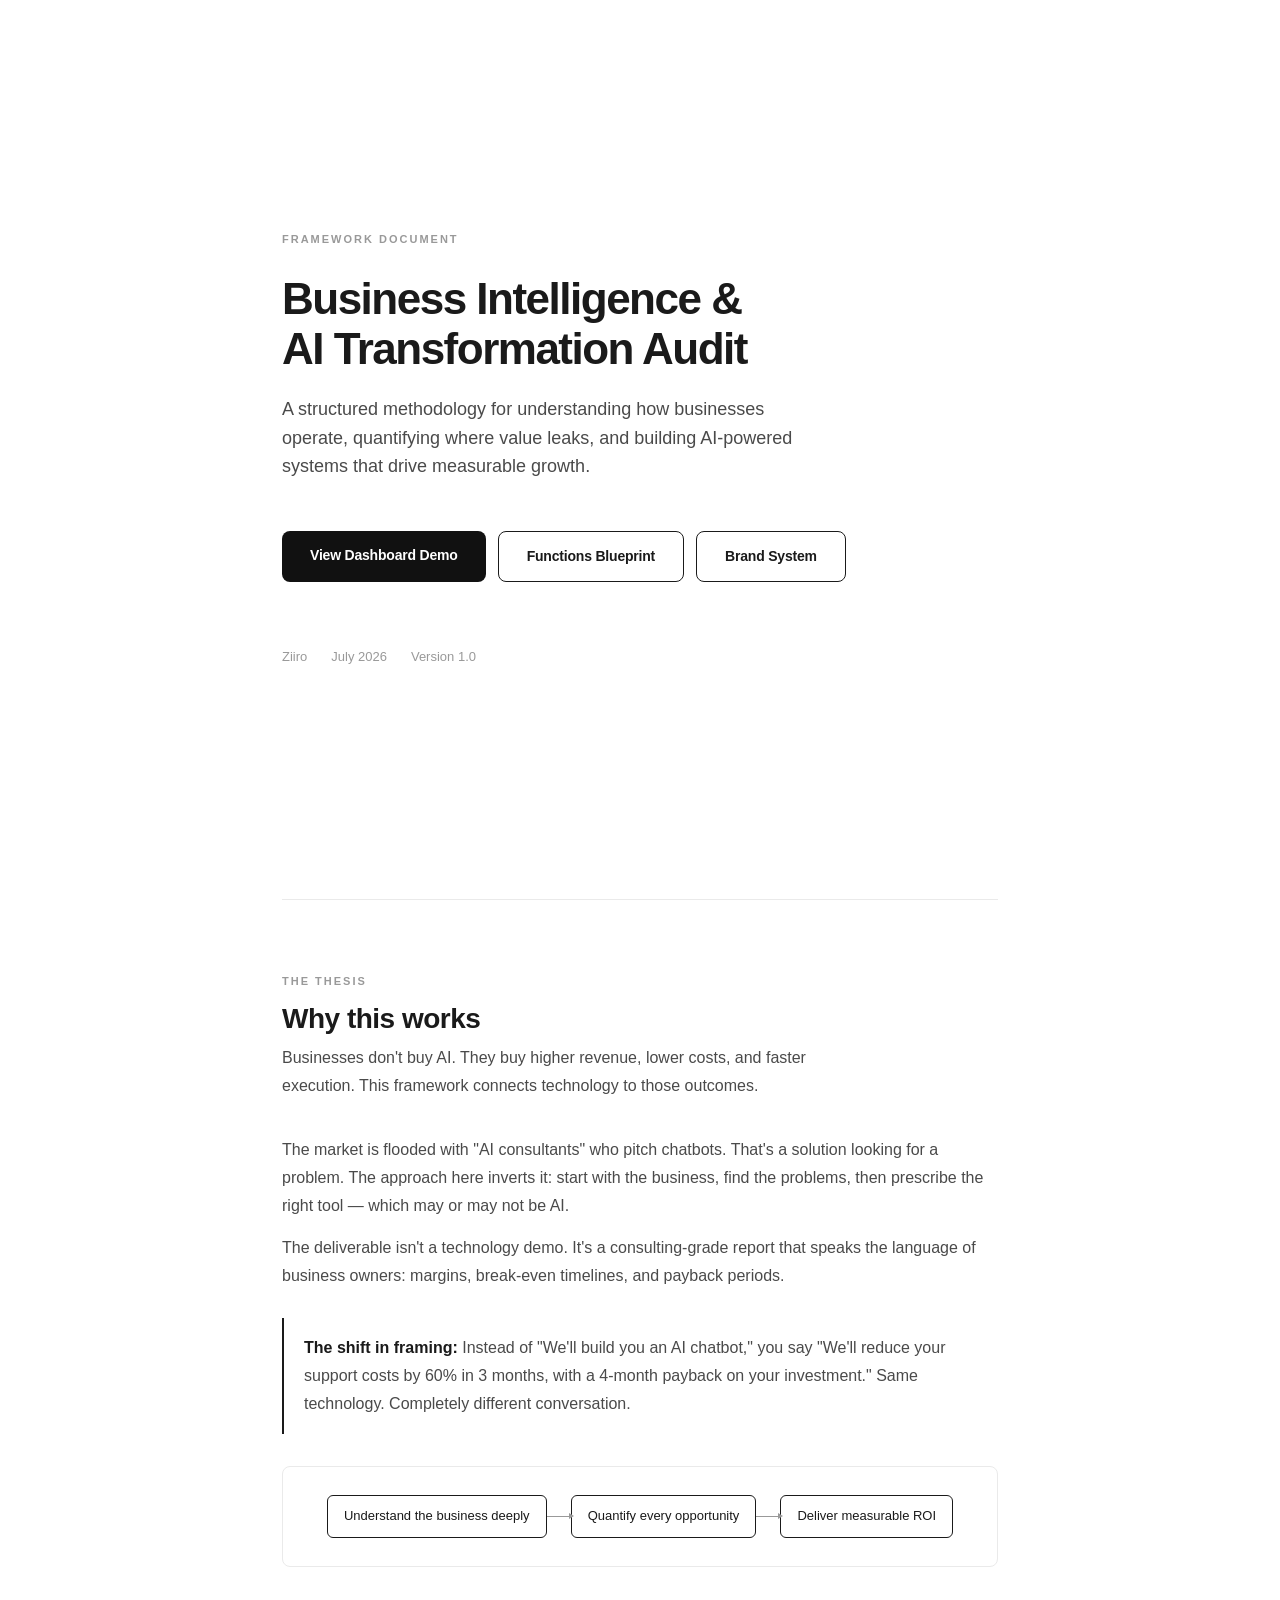
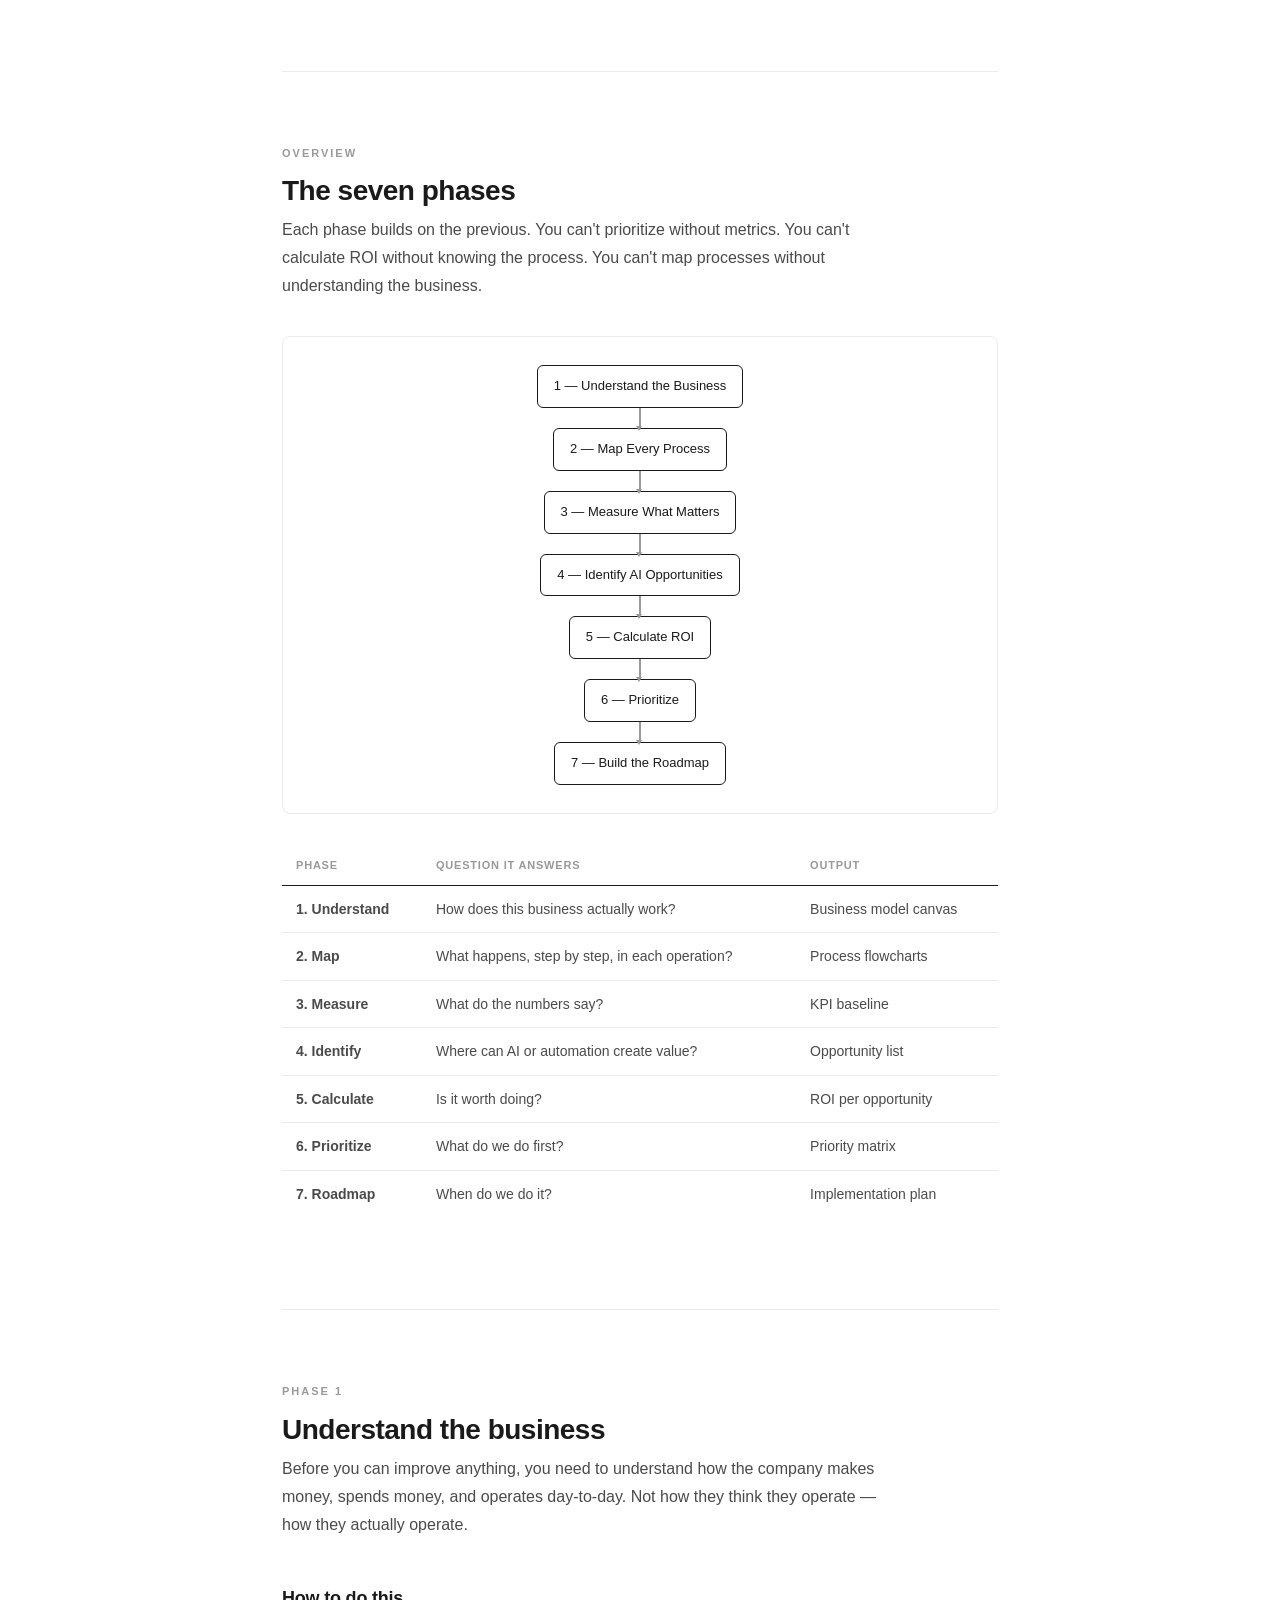
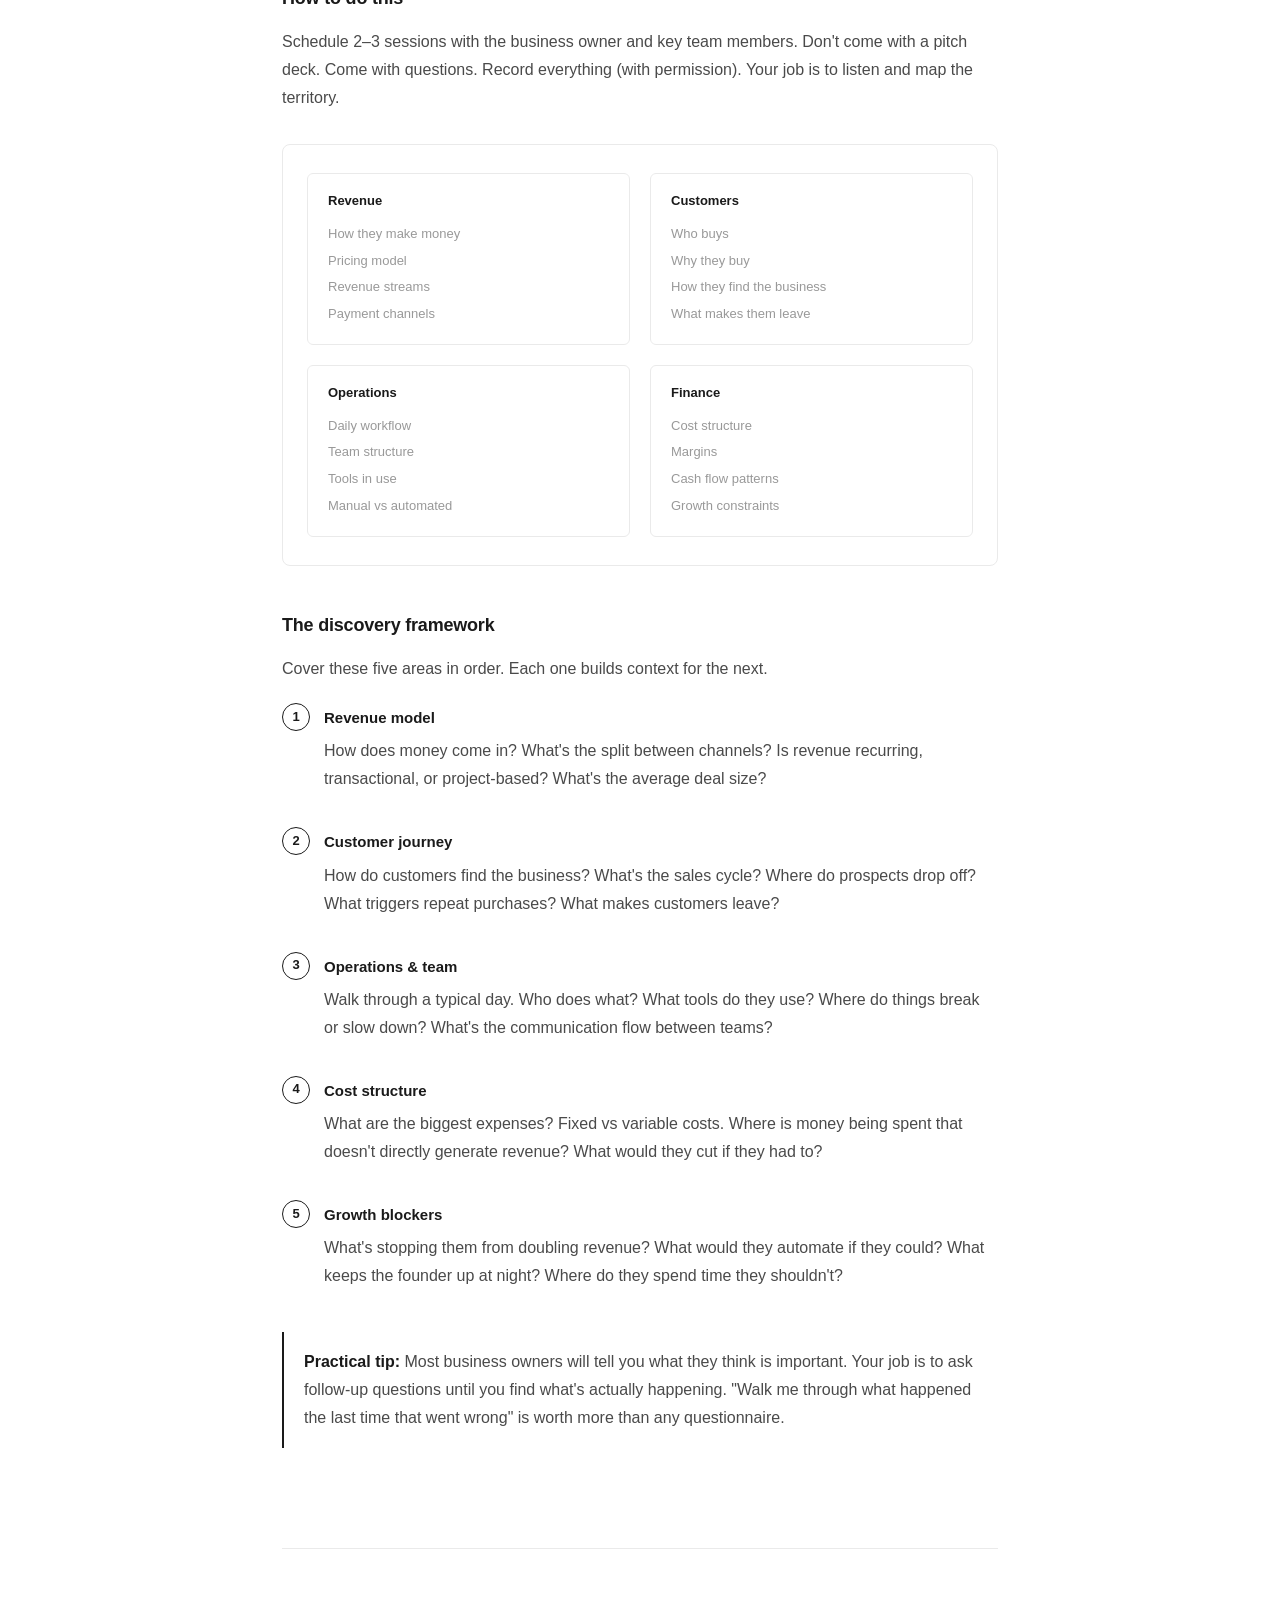
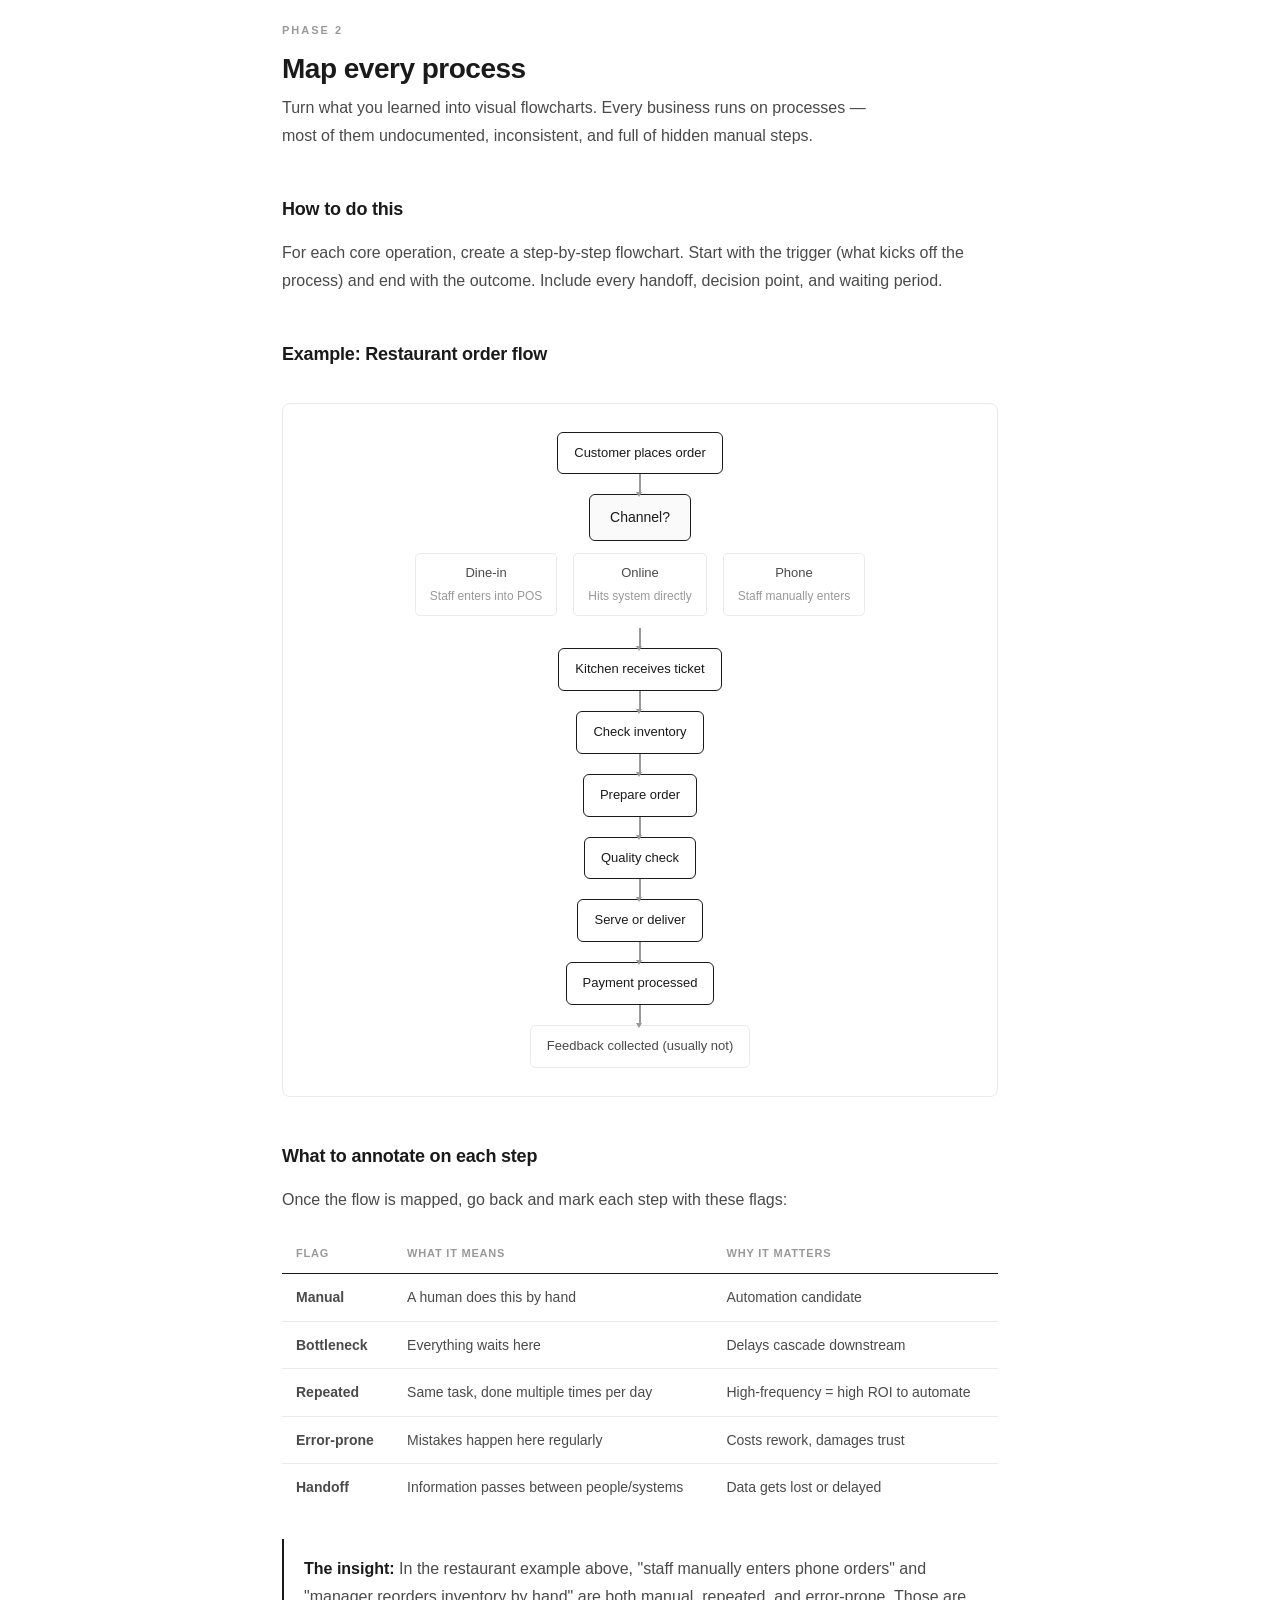
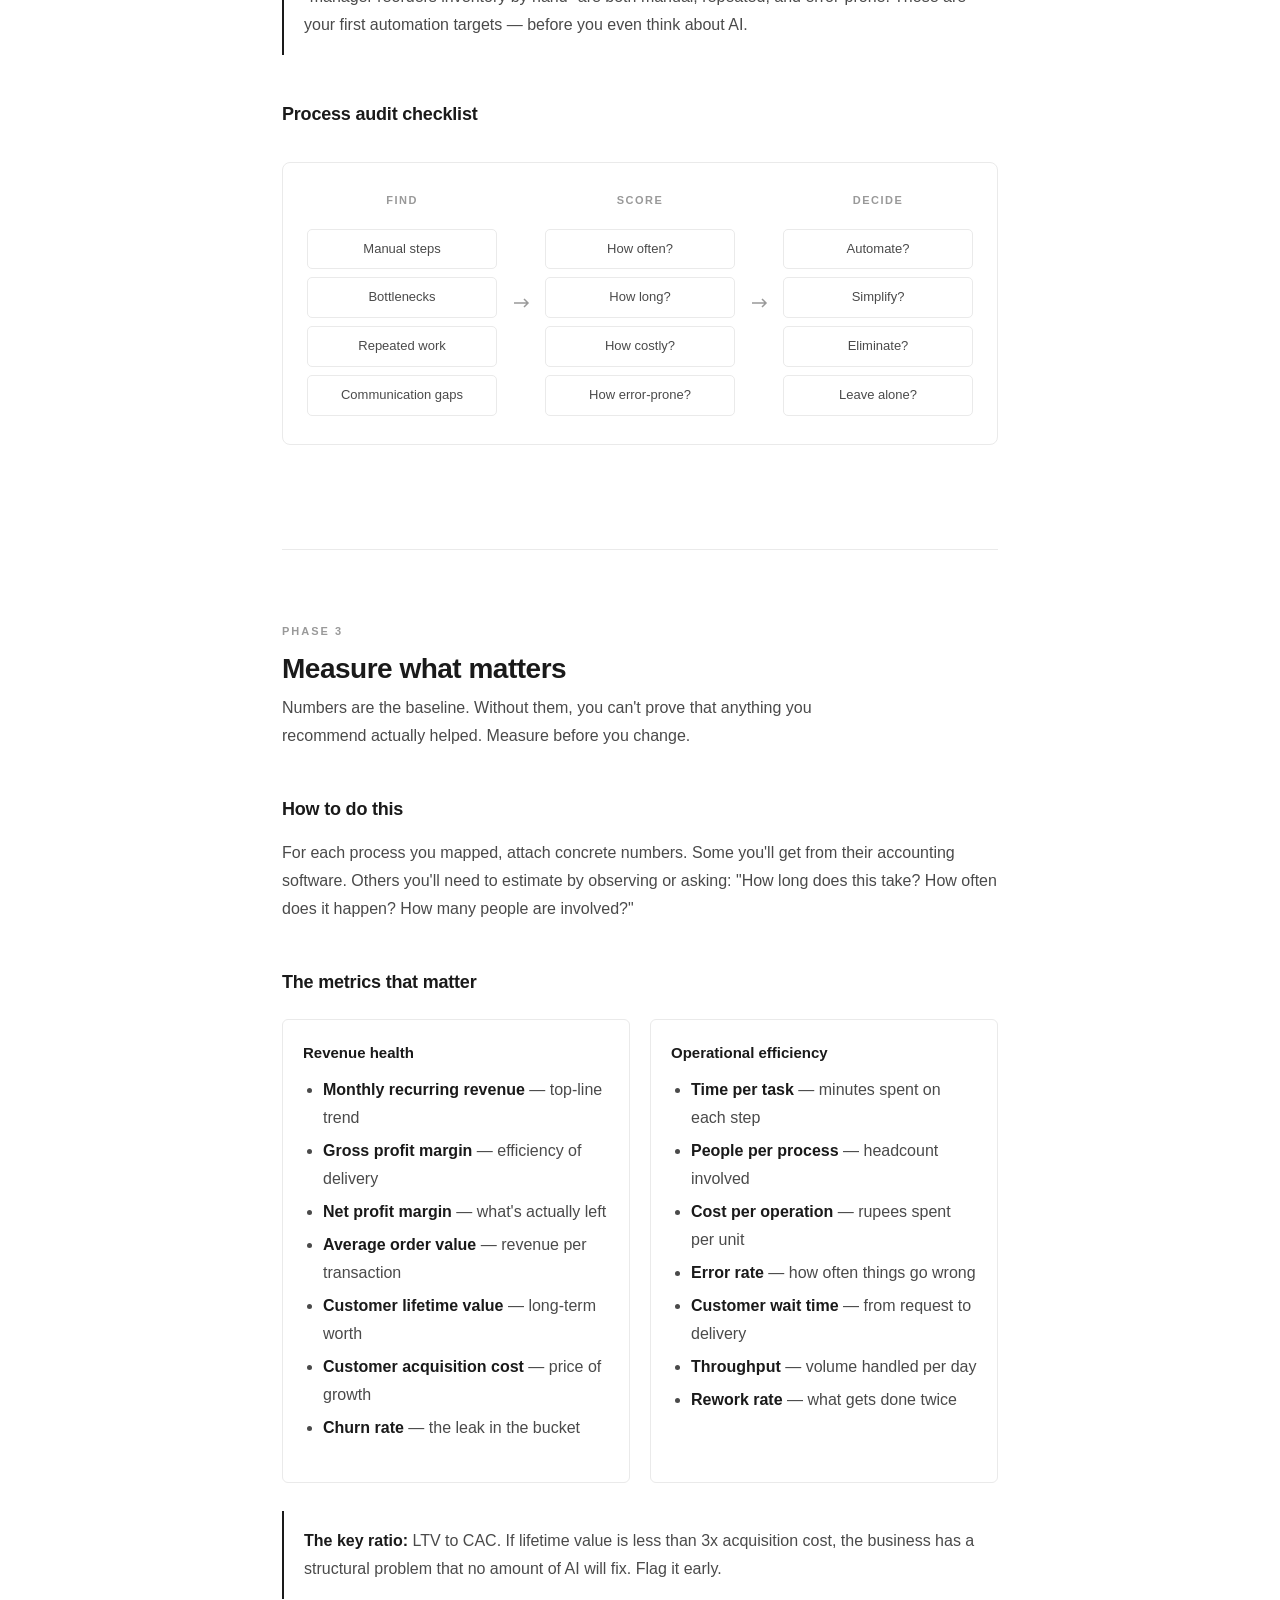
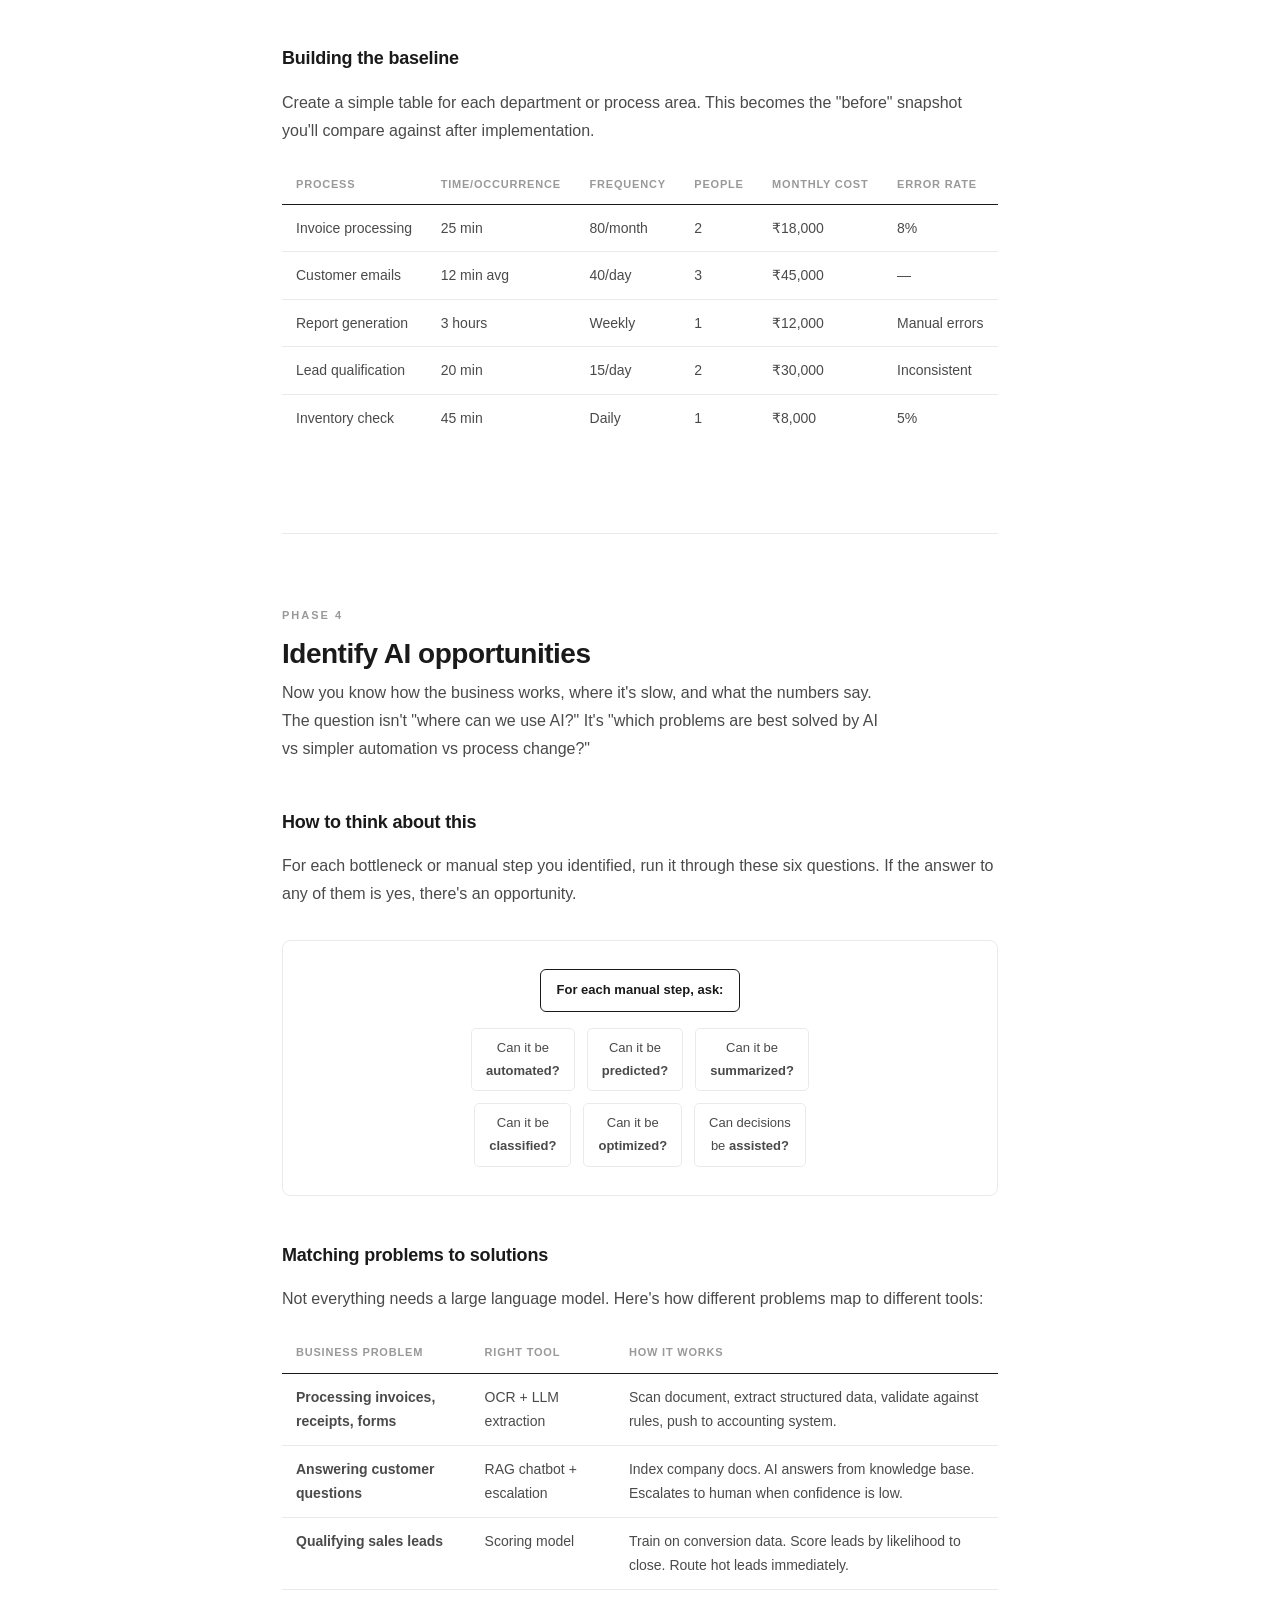
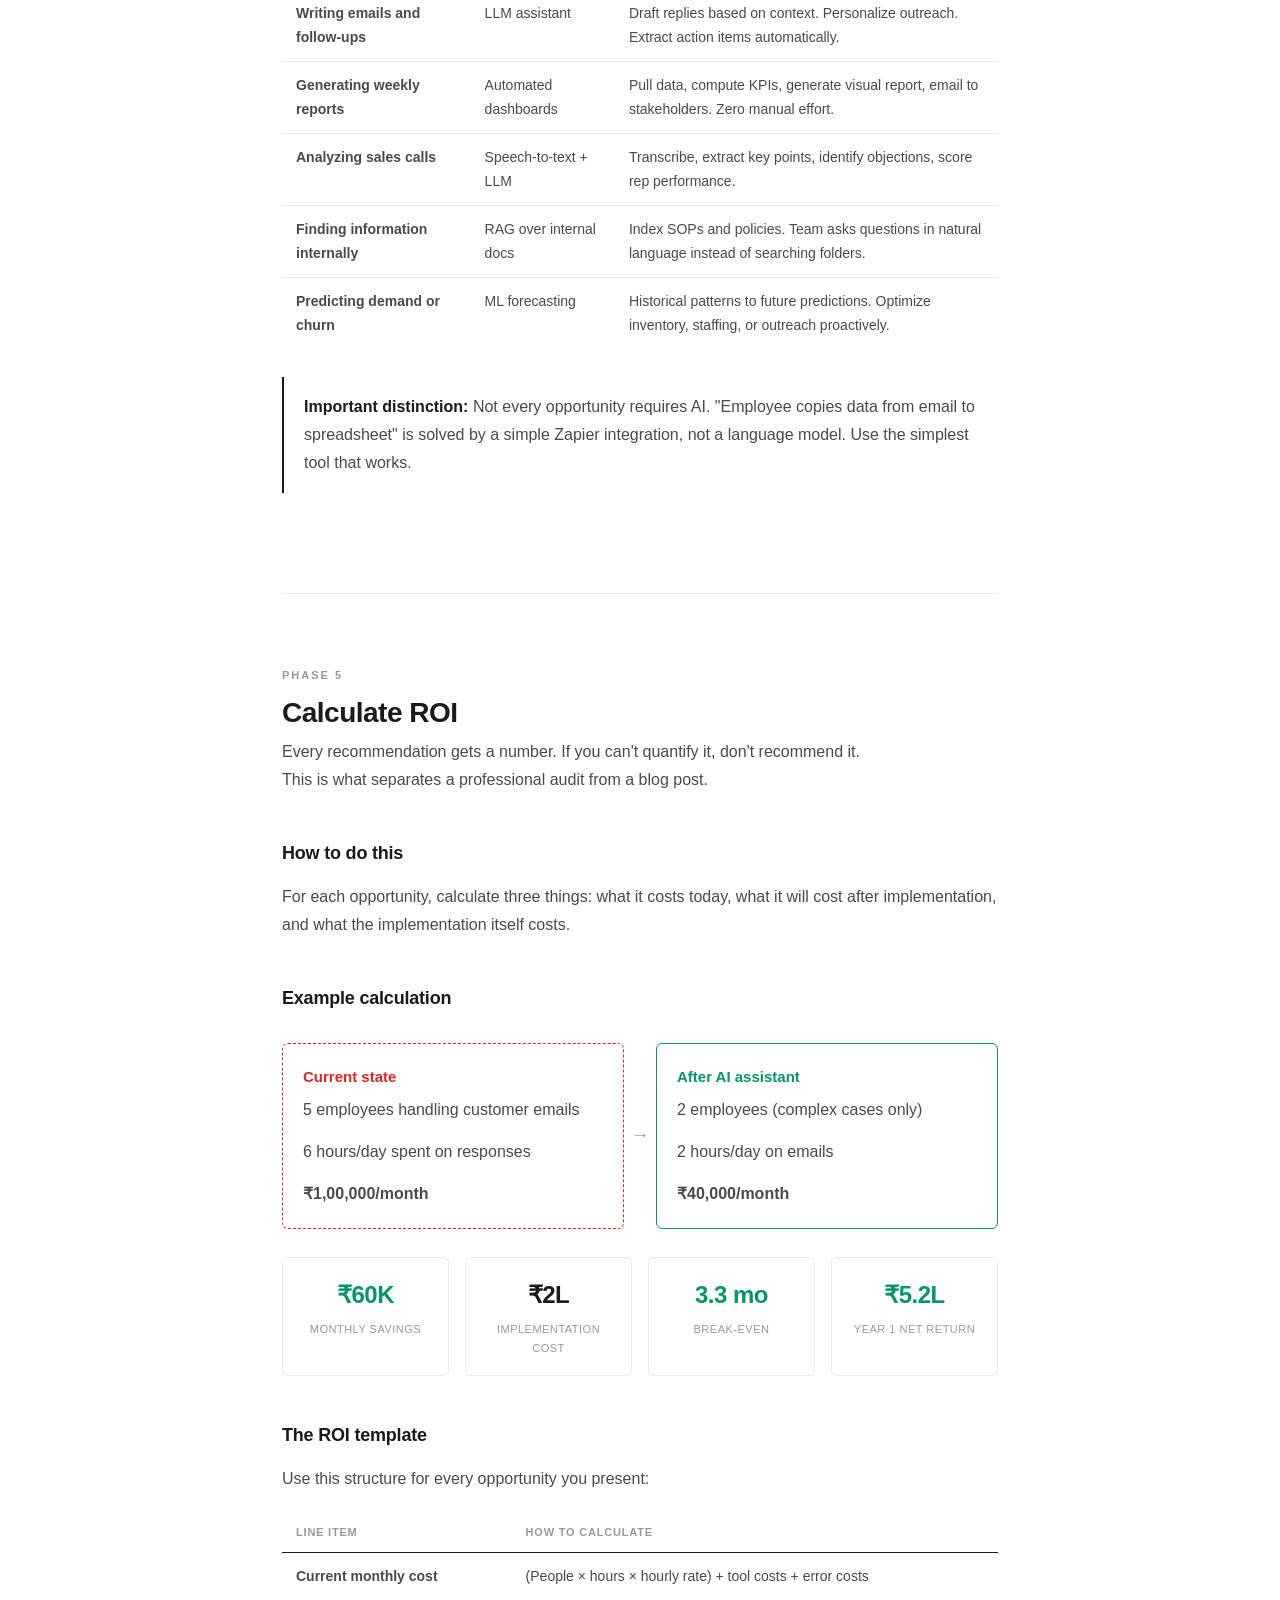
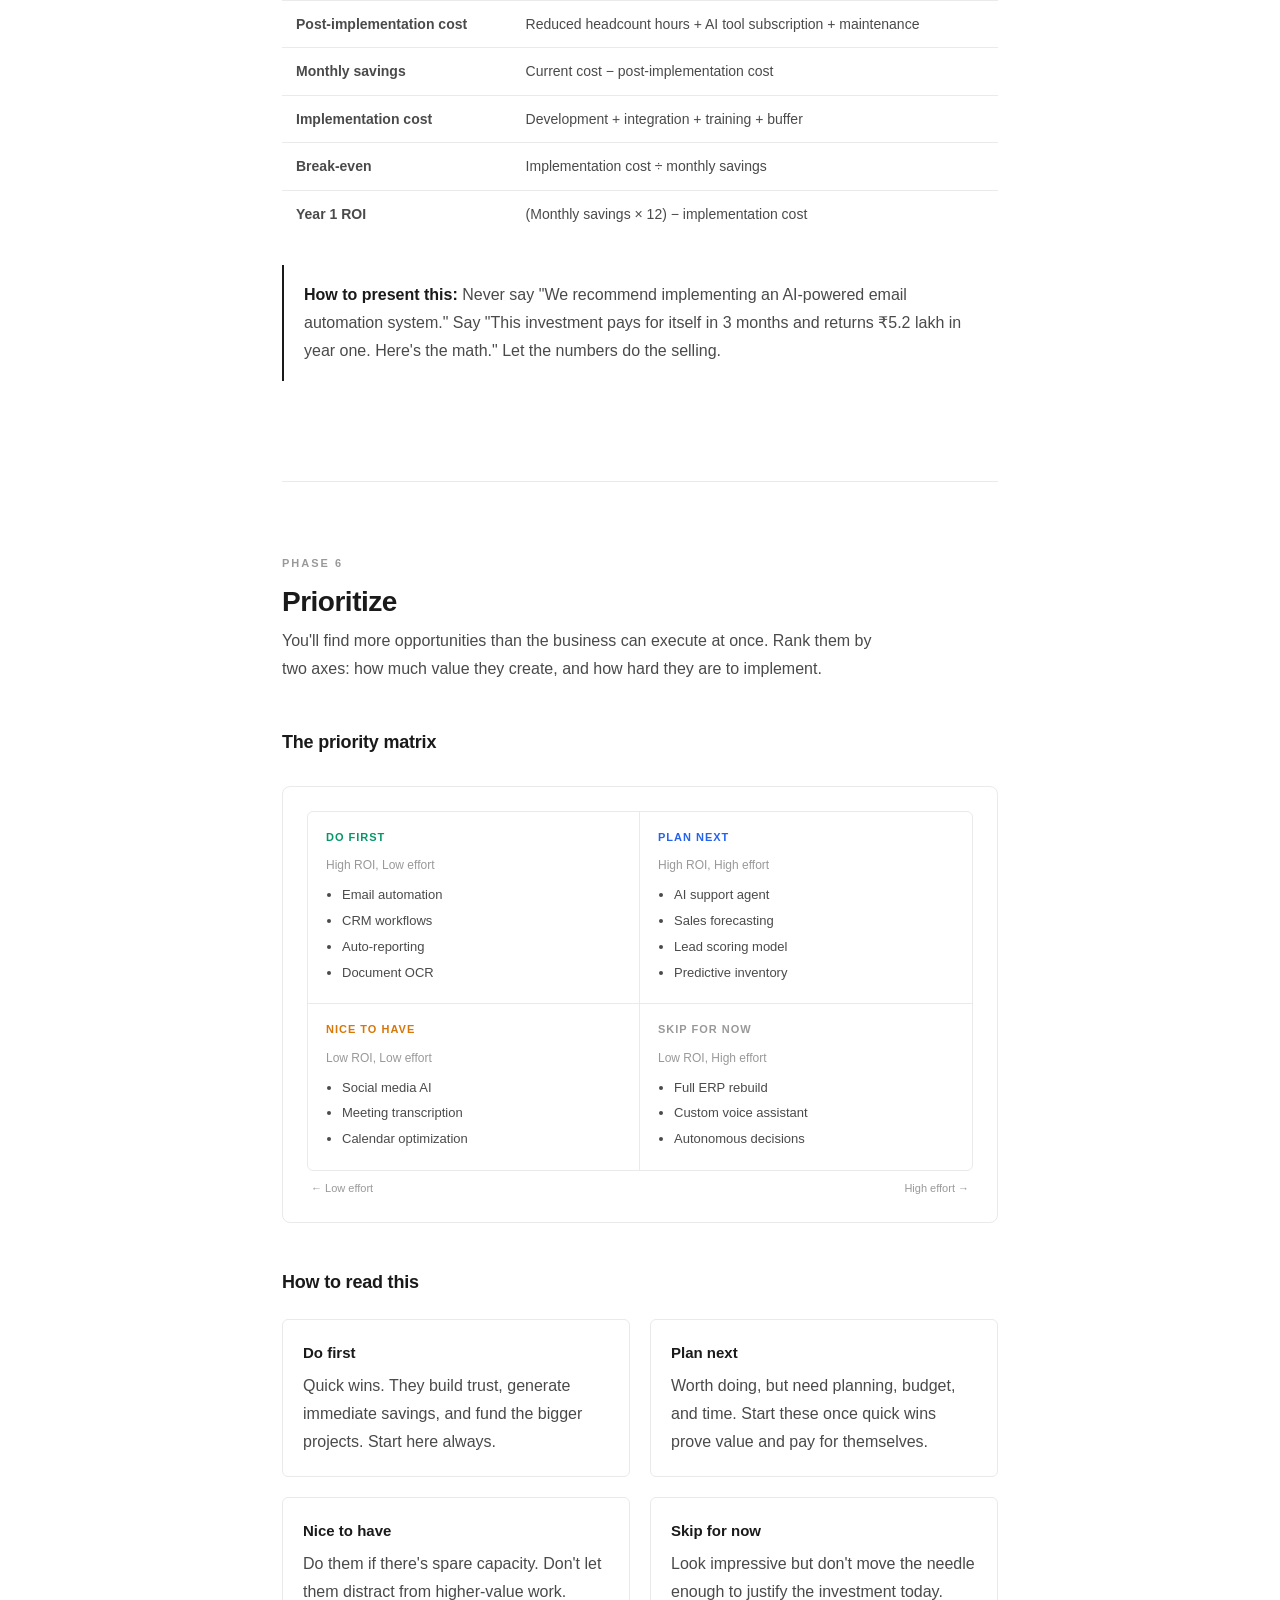
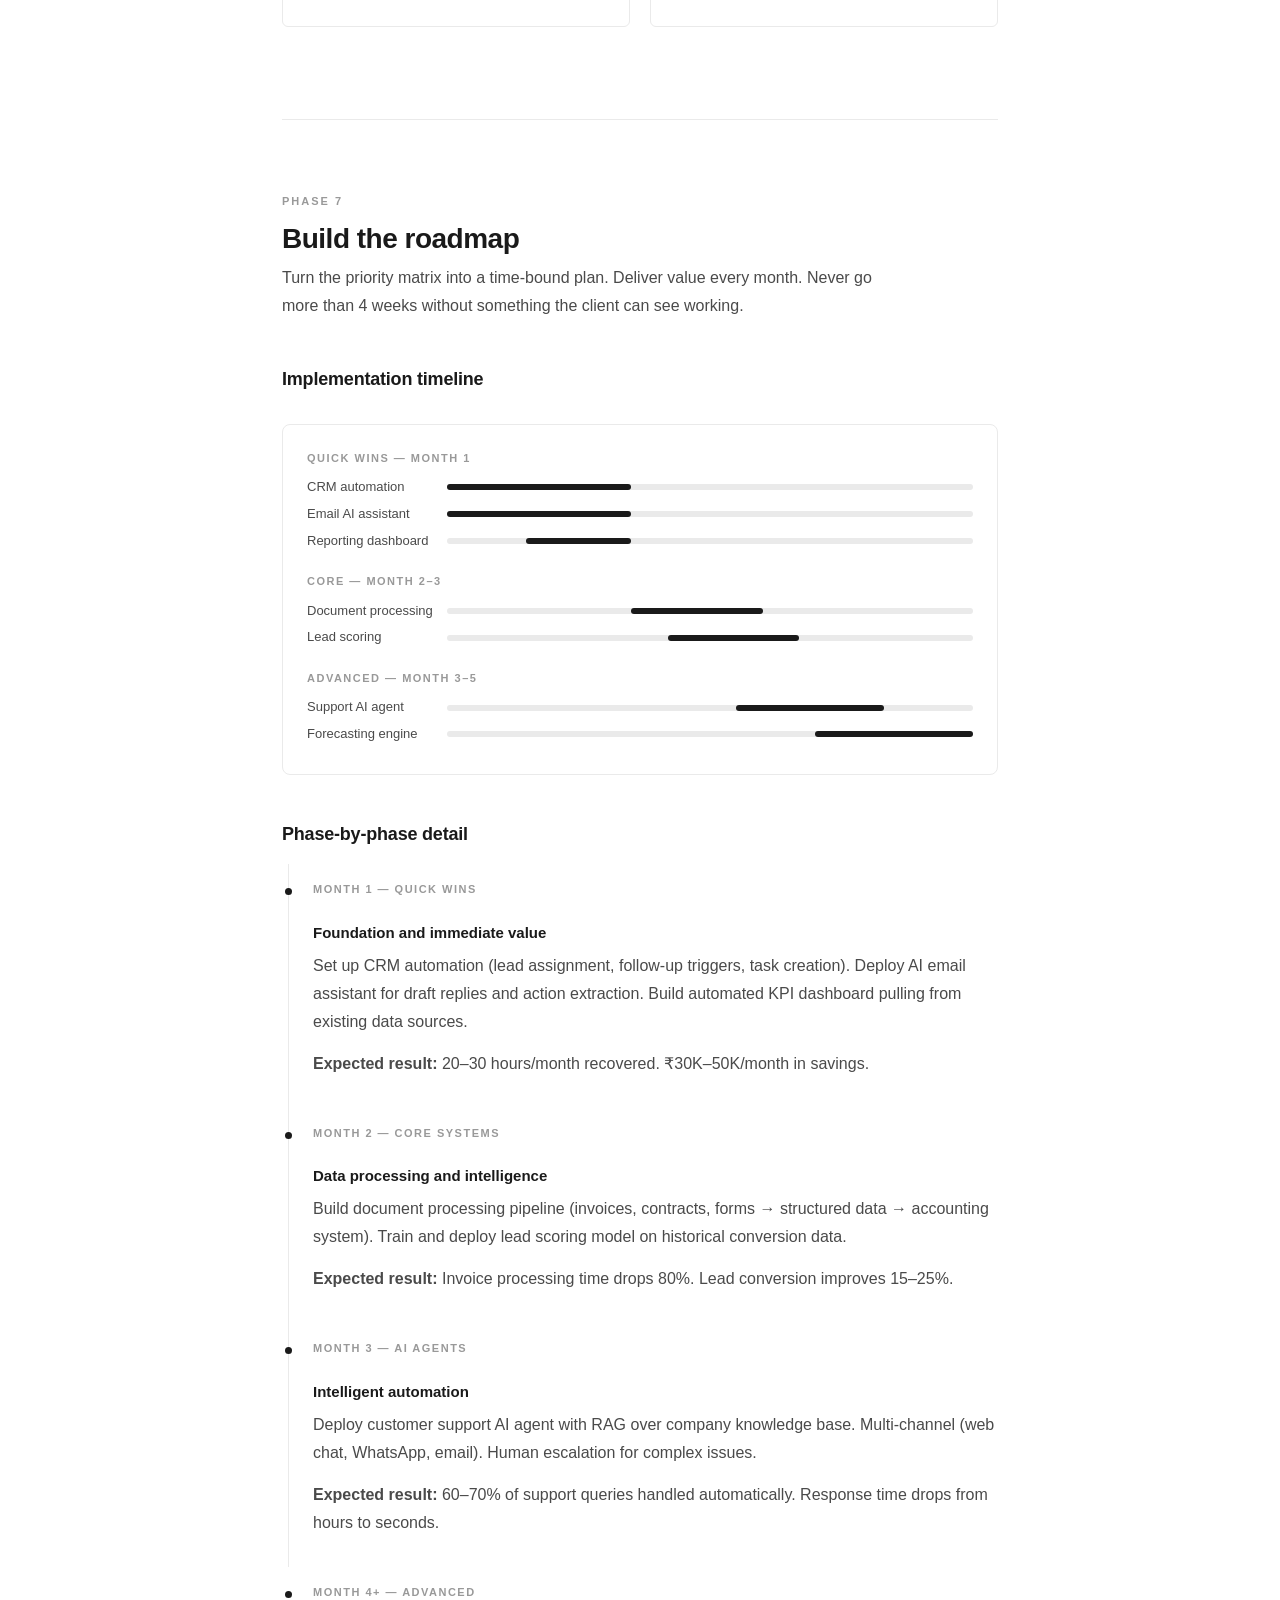
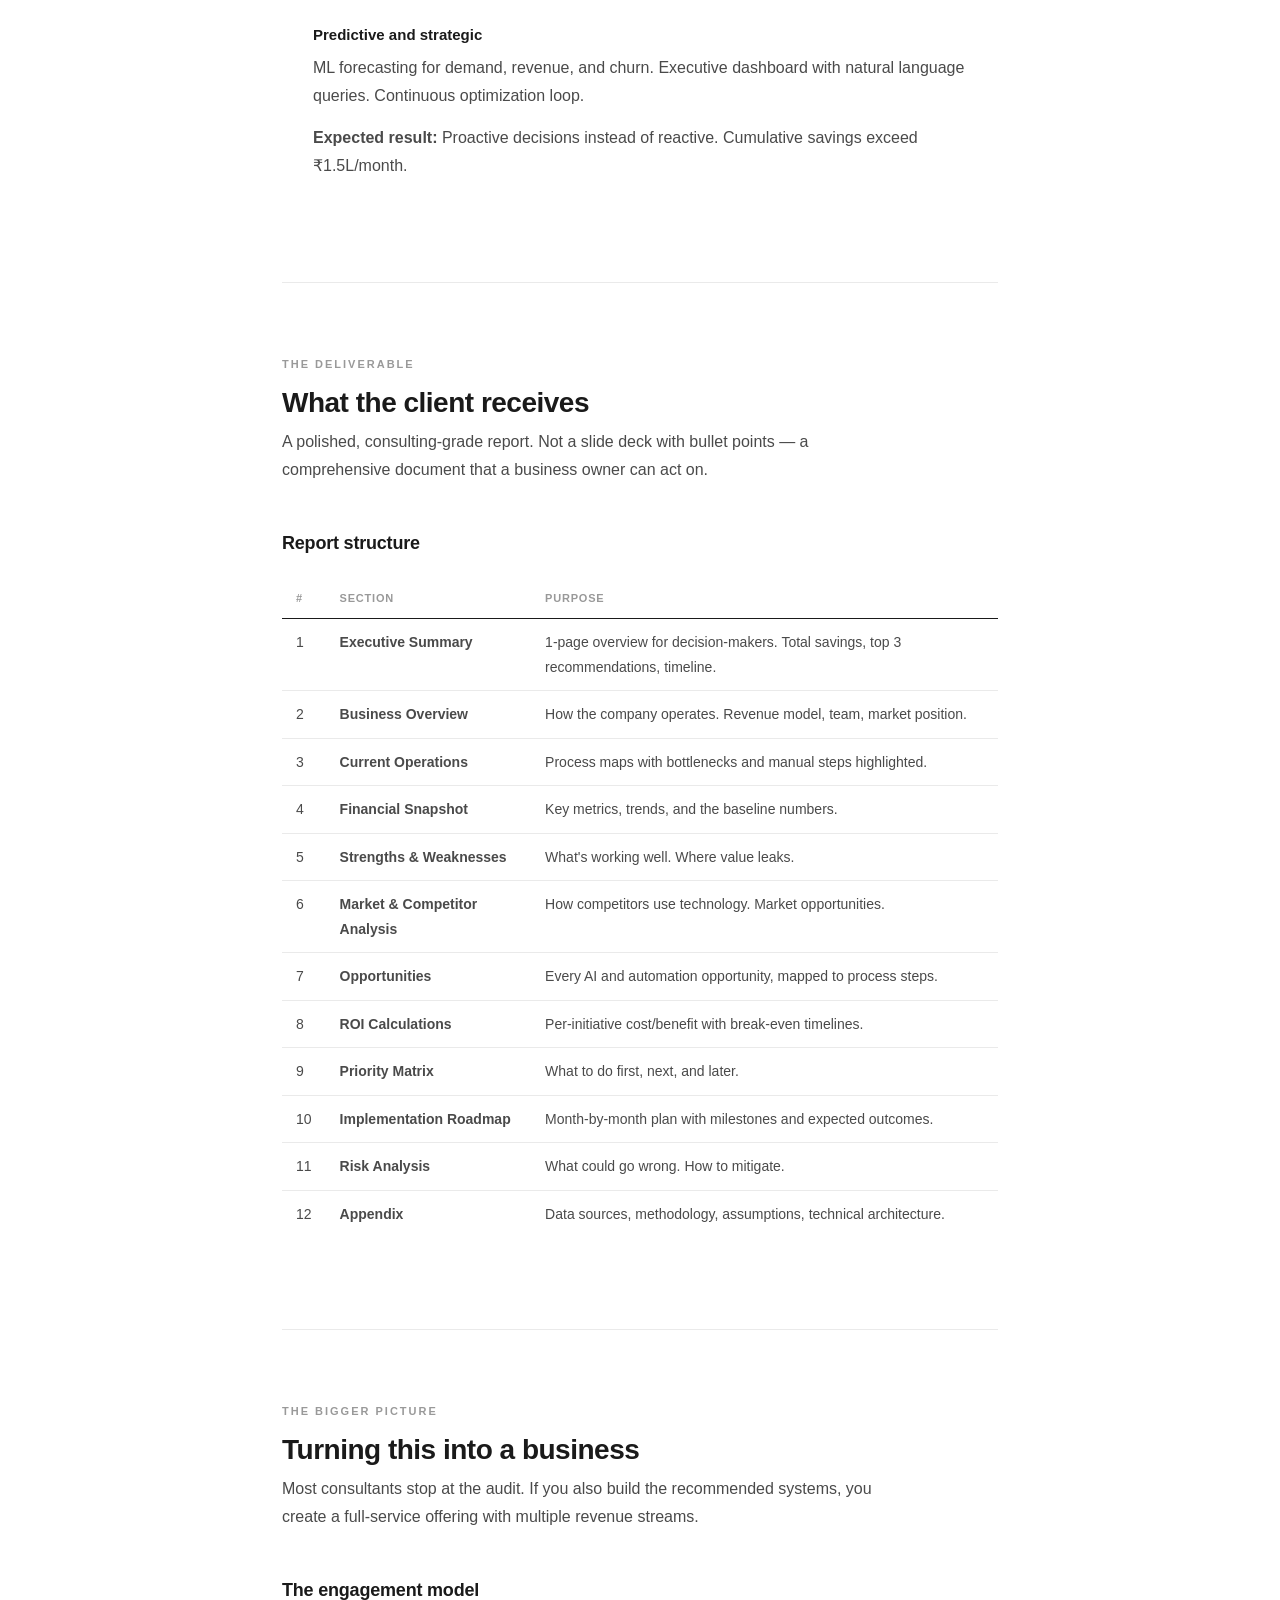
<file: index.html>
<!DOCTYPE html>
<html lang="en">
<head>
    <meta charset="UTF-8">
    <meta name="viewport" content="width=device-width, initial-scale=1.0">
    <title>BI + ATA — Business Intelligence & AI Transformation Audit</title>
    <style>
        :root {
            --fg: #1a1a1a;
            --fg-secondary: #4a4a4a;
            --fg-muted: #999;
            --bg: #fff;
            --bg-subtle: #fafafa;
            --border: #eaeaea;
            --accent: #111;
            --green: #059669;
            --red: #dc2626;
        }

        * { margin: 0; padding: 0; box-sizing: border-box; }

        body {
            font-family: -apple-system, BlinkMacSystemFont, 'Segoe UI', 'Inter', sans-serif;
            color: var(--fg);
            background: var(--bg);
            line-height: 1.75;
            font-size: 16px;
            -webkit-font-smoothing: antialiased;
        }

        .page {
            max-width: 780px;
            margin: 0 auto;
            padding: 0 32px;
        }

        /* Cover */
        .cover {
            min-height: 100vh;
            display: flex;
            flex-direction: column;
            justify-content: center;
            padding: 80px 0;
            border-bottom: 1px solid var(--border);
            page-break-after: always;
        }

        .cover-label {
            font-size: 11px;
            font-weight: 600;
            letter-spacing: 2px;
            text-transform: uppercase;
            color: var(--fg-muted);
            margin-bottom: 24px;
        }

        .cover h1 {
            font-size: 44px;
            font-weight: 700;
            line-height: 1.15;
            letter-spacing: -1.5px;
            margin-bottom: 20px;
        }

        .cover p {
            font-size: 18px;
            color: var(--fg-secondary);
            max-width: 520px;
            line-height: 1.6;
        }

        .cover-footer {
            margin-top: 64px;
            font-size: 13px;
            color: var(--fg-muted);
            display: flex;
            gap: 24px;
        }

        /* Sections */
        section {
            padding: 72px 0;
            border-bottom: 1px solid var(--border);
            page-break-inside: avoid;
        }

        section:last-of-type { border-bottom: none; }

        .phase-number {
            font-size: 11px;
            font-weight: 600;
            letter-spacing: 2px;
            text-transform: uppercase;
            color: var(--fg-muted);
            margin-bottom: 10px;
        }

        h2 {
            font-size: 28px;
            font-weight: 700;
            letter-spacing: -0.5px;
            margin-bottom: 8px;
            line-height: 1.25;
        }

        .section-lead {
            font-size: 16px;
            color: var(--fg-secondary);
            margin-bottom: 36px;
            max-width: 600px;
        }

        h3 {
            font-size: 18px;
            font-weight: 600;
            margin: 44px 0 14px;
            letter-spacing: -0.2px;
        }

        h4 {
            font-size: 15px;
            font-weight: 600;
            margin: 20px 0 6px;
        }

        p { margin-bottom: 14px; color: var(--fg-secondary); }

        /* Lists */
        ul, ol { padding-left: 20px; margin: 10px 0 20px; }
        li { margin: 5px 0; color: var(--fg-secondary); }
        li strong { color: var(--fg); }

        /* Callout */
        .callout {
            border-left: 2px solid var(--fg);
            padding: 16px 20px;
            margin: 28px 0;
        }
        .callout p { margin: 0; }
        .callout strong { color: var(--fg); }

        /* Tables */
        table { width: 100%; border-collapse: collapse; margin: 20px 0; font-size: 14px; }
        th {
            text-align: left;
            padding: 10px 14px;
            font-weight: 600;
            font-size: 11px;
            text-transform: uppercase;
            letter-spacing: 0.8px;
            color: var(--fg-muted);
            border-bottom: 1px solid var(--fg);
        }
        td { padding: 11px 14px; border-bottom: 1px solid var(--border); color: var(--fg-secondary); vertical-align: top; }
        tr:last-child td { border-bottom: none; }

        /* Grid */
        .grid-2 { display: grid; grid-template-columns: 1fr 1fr; gap: 20px; margin: 20px 0; }
        .grid-item { padding: 20px; border: 1px solid var(--border); border-radius: 6px; }
        .grid-item h4 { margin-top: 0; }
        .grid-item p:last-child { margin-bottom: 0; }

        /* Steps */
        .step { display: grid; grid-template-columns: 28px 1fr; gap: 14px; margin: 20px 0; }
        .step-num {
            width: 28px; height: 28px; border-radius: 50%;
            border: 1.5px solid var(--fg); color: var(--fg);
            display: flex; align-items: center; justify-content: center;
            font-size: 13px; font-weight: 600; flex-shrink: 0;
        }
        .step-content h4 { margin-top: 2px; }

        /* Metrics */
        .metric-row { display: flex; gap: 16px; margin: 28px 0; flex-wrap: wrap; }
        .metric { flex: 1; min-width: 140px; padding: 16px; border: 1px solid var(--border); border-radius: 6px; text-align: center; }
        .metric-value { font-size: 24px; font-weight: 700; letter-spacing: -0.5px; }
        .metric-label { font-size: 11px; color: var(--fg-muted); text-transform: uppercase; letter-spacing: 0.5px; margin-top: 4px; }
        .green { color: var(--green); }
        .red { color: var(--red); }

        /* Comparison */
        .compare { display: grid; grid-template-columns: 1fr 32px 1fr; align-items: center; margin: 28px 0; }
        .compare-box { padding: 20px; border: 1px solid var(--border); border-radius: 6px; }
        .compare-box.before { border-color: var(--red); border-style: dashed; }
        .compare-box.after { border-color: var(--green); }
        .compare-arrow { text-align: center; font-size: 18px; color: var(--fg-muted); }

        /* Timeline */
        .timeline-item { padding: 16px 0 16px 24px; border-left: 1.5px solid var(--border); position: relative; margin-left: 6px; }
        .timeline-item::before { content: ''; position: absolute; left: -4px; top: 24px; width: 7px; height: 7px; border-radius: 50%; background: var(--fg); }
        .timeline-item:last-child { border-left-color: transparent; }
        .timeline-label { font-size: 11px; font-weight: 600; text-transform: uppercase; letter-spacing: 1.5px; color: var(--fg-muted); margin-bottom: 4px; }

        /* ============================================
           CUSTOM FLOWCHARTS — replacing Mermaid
           ============================================ */

        .flow {
            margin: 32px 0;
            padding: 28px 24px;
            border: 1px solid var(--border);
            border-radius: 8px;
            overflow-x: auto;
        }

        /* Vertical flow */
        .flow-v {
            display: flex;
            flex-direction: column;
            align-items: center;
            gap: 0;
        }

        .flow-node {
            padding: 9px 16px;
            border: 1.5px solid var(--fg);
            border-radius: 6px;
            font-size: 13px;
            font-weight: 500;
            text-align: center;
            color: var(--fg);
            background: var(--bg);
            white-space: nowrap;
        }

        .flow-node.muted {
            border-color: var(--border);
            color: var(--fg-secondary);
        }

        .flow-connector {
            width: 1.5px;
            height: 20px;
            background: var(--fg-muted);
            position: relative;
        }

        .flow-connector::after {
            content: '';
            position: absolute;
            bottom: -3px;
            left: -3px;
            width: 0;
            height: 0;
            border-left: 3.5px solid transparent;
            border-right: 3.5px solid transparent;
            border-top: 5px solid var(--fg-muted);
        }

        /* Horizontal flow */
        .flow-h {
            display: flex;
            align-items: center;
            gap: 0;
            justify-content: center;
            flex-wrap: nowrap;
        }

        .flow-h-arrow {
            width: 24px;
            min-width: 24px;
            height: 1.5px;
            background: var(--fg-muted);
            position: relative;
            flex-shrink: 0;
        }

        .flow-h-arrow::after {
            content: '';
            position: absolute;
            right: -3px;
            top: -3px;
            width: 0;
            height: 0;
            border-top: 3.5px solid transparent;
            border-bottom: 3.5px solid transparent;
            border-left: 5px solid var(--fg-muted);
        }

        /* Three column flow */
        .flow-3col {
            display: grid;
            grid-template-columns: 1fr auto 1fr auto 1fr;
            align-items: start;
            gap: 0;
        }

        .flow-col {
            display: flex;
            flex-direction: column;
            gap: 8px;
        }

        .flow-col-label {
            font-size: 11px;
            font-weight: 600;
            text-transform: uppercase;
            letter-spacing: 1.5px;
            color: var(--fg-muted);
            margin-bottom: 10px;
            text-align: center;
        }

        .flow-col-item {
            padding: 8px 14px;
            border: 1px solid var(--border);
            border-radius: 5px;
            font-size: 13px;
            color: var(--fg-secondary);
            text-align: center;
        }

        .flow-col-arrow {
            display: flex;
            align-items: center;
            justify-content: center;
            padding: 0 12px;
            align-self: center;
        }

        .flow-col-arrow svg {
            width: 24px;
            height: 24px;
            color: var(--fg-muted);
        }

        /* Branch flow */
        .flow-branch {
            display: flex;
            flex-direction: column;
            align-items: center;
        }

        .flow-branches {
            display: flex;
            gap: 16px;
            margin-top: 0;
            justify-content: center;
            flex-wrap: wrap;
        }

        .flow-branch-item {
            padding: 8px 14px;
            border: 1px solid var(--border);
            border-radius: 5px;
            font-size: 13px;
            color: var(--fg-secondary);
            text-align: center;
            position: relative;
        }

        /* Decision node */
        .flow-decision {
            padding: 10px 20px;
            border: 1.5px solid var(--fg);
            border-radius: 6px;
            font-size: 14px;
            font-weight: 500;
            text-align: center;
            background: var(--bg-subtle);
            color: var(--fg);
        }

        /* Mind map */
        .mindmap {
            display: grid;
            grid-template-columns: 1fr 1fr;
            gap: 20px;
        }

        .mindmap-branch {
            padding: 16px 20px;
            border: 1px solid var(--border);
            border-radius: 6px;
        }

        .mindmap-branch h5 {
            font-size: 13px;
            font-weight: 600;
            margin-bottom: 8px;
            color: var(--fg);
        }

        .mindmap-branch ul {
            list-style: none;
            padding: 0;
            margin: 0;
        }

        .mindmap-branch li {
            font-size: 13px;
            color: var(--fg-muted);
            padding: 2px 0;
            margin: 0;
        }

        /* Gantt-like timeline */
        .gantt {
            margin: 28px 0;
            border: 1px solid var(--border);
            border-radius: 8px;
            padding: 24px;
        }

        .gantt-section {
            margin-bottom: 20px;
        }

        .gantt-section:last-child { margin-bottom: 0; }

        .gantt-section-label {
            font-size: 11px;
            font-weight: 600;
            text-transform: uppercase;
            letter-spacing: 1.5px;
            color: var(--fg-muted);
            margin-bottom: 8px;
        }

        .gantt-bar-row {
            display: grid;
            grid-template-columns: 140px 1fr;
            align-items: center;
            margin: 4px 0;
        }

        .gantt-bar-label {
            font-size: 13px;
            color: var(--fg-secondary);
        }

        .gantt-bar-track {
            height: 6px;
            background: var(--border);
            border-radius: 3px;
            position: relative;
        }

        .gantt-bar {
            position: absolute;
            height: 100%;
            background: var(--fg);
            border-radius: 3px;
            top: 0;
        }

        /* Quadrant */
        .quadrant {
            margin: 28px 0;
            border: 1px solid var(--border);
            border-radius: 8px;
            padding: 24px;
        }

        .quadrant-grid {
            display: grid;
            grid-template-columns: 1fr 1fr;
            border: 1px solid var(--border);
            border-radius: 6px;
            overflow: hidden;
        }

        .quadrant-cell {
            padding: 16px 18px;
            border-bottom: 1px solid var(--border);
            border-right: 1px solid var(--border);
        }

        .quadrant-cell:nth-child(2),
        .quadrant-cell:nth-child(4) { border-right: none; }
        .quadrant-cell:nth-child(3),
        .quadrant-cell:nth-child(4) { border-bottom: none; }

        .quadrant-cell-label {
            font-size: 11px;
            font-weight: 600;
            text-transform: uppercase;
            letter-spacing: 1px;
            margin-bottom: 8px;
        }

        .quadrant-cell ul { margin: 0; padding-left: 16px; }
        .quadrant-cell li { font-size: 13px; margin: 3px 0; }

        .q-green { color: var(--green); }
        .q-blue { color: #2563eb; }
        .q-orange { color: #d97706; }
        .q-muted { color: var(--fg-muted); }

        .quadrant-axes {
            display: flex;
            justify-content: space-between;
            font-size: 11px;
            color: var(--fg-muted);
            margin-top: 8px;
            padding: 0 4px;
        }

        /* Print */
        @media print {
            .cover { min-height: auto; padding: 60px 0; }
            section { padding: 40px 0; }
            .flow, .gantt, .quadrant { break-inside: avoid; }
        }

        @media (max-width: 640px) {
            .cover h1 { font-size: 28px; }
            .grid-2 { grid-template-columns: 1fr; }
            .compare { grid-template-columns: 1fr; gap: 12px; }
            .compare-arrow { transform: rotate(90deg); }
            .metric-row { flex-direction: column; }
            .flow-3col { grid-template-columns: 1fr; gap: 16px; }
            .mindmap { grid-template-columns: 1fr; }
            .quadrant-grid { grid-template-columns: 1fr; }
            .quadrant-cell { border-right: none; border-bottom: 1px solid var(--border); }
            .quadrant-cell:last-child { border-bottom: none; }
        }
    </style>
</head>
<body>

<div class="page">

<!-- COVER -->
<div class="cover">
    <div class="cover-label">Framework Document</div>
    <h1>Business Intelligence &<br>AI Transformation Audit</h1>
    <p>A structured methodology for understanding how businesses operate, quantifying where value leaks, and building AI-powered systems that drive measurable growth.</p>
    <div style="display:flex; gap:12px; flex-wrap:wrap; margin-top:36px;">
        <a href="dashboard-demo/index.html" style="display:inline-block; padding:12px 28px; background:var(--accent); color:#fff; border-radius:8px; font-size:14px; font-weight:600; text-decoration:none; letter-spacing:-0.2px;">View Dashboard Demo</a>
        <a href="functions-proposal.html" style="display:inline-block; padding:12px 28px; background:var(--bg); color:var(--fg); border:1.5px solid var(--fg); border-radius:8px; font-size:14px; font-weight:600; text-decoration:none; letter-spacing:-0.2px;">Functions Blueprint</a>
        <a href="brand-system.html" style="display:inline-block; padding:12px 28px; background:var(--bg); color:var(--fg); border:1.5px solid var(--fg); border-radius:8px; font-size:14px; font-weight:600; text-decoration:none; letter-spacing:-0.2px;">Brand System</a>
    </div>
    <div class="cover-footer">
        <span>Ziiro</span>
        <span>July 2026</span>
        <span>Version 1.0</span>
    </div>
</div>

<!-- THESIS -->
<section>
    <div class="phase-number">The Thesis</div>
    <h2>Why this works</h2>
    <p class="section-lead">Businesses don't buy AI. They buy higher revenue, lower costs, and faster execution. This framework connects technology to those outcomes.</p>

    <p>The market is flooded with "AI consultants" who pitch chatbots. That's a solution looking for a problem. The approach here inverts it: start with the business, find the problems, then prescribe the right tool — which may or may not be AI.</p>

    <p>The deliverable isn't a technology demo. It's a consulting-grade report that speaks the language of business owners: margins, break-even timelines, and payback periods.</p>

    <div class="callout">
        <p><strong>The shift in framing:</strong> Instead of "We'll build you an AI chatbot," you say "We'll reduce your support costs by 60% in 3 months, with a 4-month payback on your investment." Same technology. Completely different conversation.</p>
    </div>

    <div class="flow">
        <div class="flow-h">
            <div class="flow-node">Understand the business deeply</div>
            <div class="flow-h-arrow"></div>
            <div class="flow-node">Quantify every opportunity</div>
            <div class="flow-h-arrow"></div>
            <div class="flow-node">Deliver measurable ROI</div>
        </div>
    </div>
</section>

<!-- OVERVIEW -->
<section>
    <div class="phase-number">Overview</div>
    <h2>The seven phases</h2>
    <p class="section-lead">Each phase builds on the previous. You can't prioritize without metrics. You can't calculate ROI without knowing the process. You can't map processes without understanding the business.</p>

    <div class="flow">
        <div class="flow-v">
            <div class="flow-node">1 &mdash; Understand the Business</div>
            <div class="flow-connector"></div>
            <div class="flow-node">2 &mdash; Map Every Process</div>
            <div class="flow-connector"></div>
            <div class="flow-node">3 &mdash; Measure What Matters</div>
            <div class="flow-connector"></div>
            <div class="flow-node">4 &mdash; Identify AI Opportunities</div>
            <div class="flow-connector"></div>
            <div class="flow-node">5 &mdash; Calculate ROI</div>
            <div class="flow-connector"></div>
            <div class="flow-node">6 &mdash; Prioritize</div>
            <div class="flow-connector"></div>
            <div class="flow-node">7 &mdash; Build the Roadmap</div>
        </div>
    </div>

    <table>
        <thead>
            <tr><th>Phase</th><th>Question it answers</th><th>Output</th></tr>
        </thead>
        <tbody>
            <tr><td><strong>1. Understand</strong></td><td>How does this business actually work?</td><td>Business model canvas</td></tr>
            <tr><td><strong>2. Map</strong></td><td>What happens, step by step, in each operation?</td><td>Process flowcharts</td></tr>
            <tr><td><strong>3. Measure</strong></td><td>What do the numbers say?</td><td>KPI baseline</td></tr>
            <tr><td><strong>4. Identify</strong></td><td>Where can AI or automation create value?</td><td>Opportunity list</td></tr>
            <tr><td><strong>5. Calculate</strong></td><td>Is it worth doing?</td><td>ROI per opportunity</td></tr>
            <tr><td><strong>6. Prioritize</strong></td><td>What do we do first?</td><td>Priority matrix</td></tr>
            <tr><td><strong>7. Roadmap</strong></td><td>When do we do it?</td><td>Implementation plan</td></tr>
        </tbody>
    </table>
</section>

<!-- PHASE 1 -->
<section>
    <div class="phase-number">Phase 1</div>
    <h2>Understand the business</h2>
    <p class="section-lead">Before you can improve anything, you need to understand how the company makes money, spends money, and operates day-to-day. Not how they think they operate — how they actually operate.</p>

    <h3>How to do this</h3>
    <p>Schedule 2–3 sessions with the business owner and key team members. Don't come with a pitch deck. Come with questions. Record everything (with permission). Your job is to listen and map the territory.</p>

    <div class="flow">
        <div class="mindmap">
            <div class="mindmap-branch">
                <h5>Revenue</h5>
                <ul>
                    <li>How they make money</li>
                    <li>Pricing model</li>
                    <li>Revenue streams</li>
                    <li>Payment channels</li>
                </ul>
            </div>
            <div class="mindmap-branch">
                <h5>Customers</h5>
                <ul>
                    <li>Who buys</li>
                    <li>Why they buy</li>
                    <li>How they find the business</li>
                    <li>What makes them leave</li>
                </ul>
            </div>
            <div class="mindmap-branch">
                <h5>Operations</h5>
                <ul>
                    <li>Daily workflow</li>
                    <li>Team structure</li>
                    <li>Tools in use</li>
                    <li>Manual vs automated</li>
                </ul>
            </div>
            <div class="mindmap-branch">
                <h5>Finance</h5>
                <ul>
                    <li>Cost structure</li>
                    <li>Margins</li>
                    <li>Cash flow patterns</li>
                    <li>Growth constraints</li>
                </ul>
            </div>
        </div>
    </div>

    <h3>The discovery framework</h3>
    <p>Cover these five areas in order. Each one builds context for the next.</p>

    <div class="step">
        <div class="step-num">1</div>
        <div class="step-content">
            <h4>Revenue model</h4>
            <p>How does money come in? What's the split between channels? Is revenue recurring, transactional, or project-based? What's the average deal size?</p>
        </div>
    </div>

    <div class="step">
        <div class="step-num">2</div>
        <div class="step-content">
            <h4>Customer journey</h4>
            <p>How do customers find the business? What's the sales cycle? Where do prospects drop off? What triggers repeat purchases? What makes customers leave?</p>
        </div>
    </div>

    <div class="step">
        <div class="step-num">3</div>
        <div class="step-content">
            <h4>Operations & team</h4>
            <p>Walk through a typical day. Who does what? What tools do they use? Where do things break or slow down? What's the communication flow between teams?</p>
        </div>
    </div>

    <div class="step">
        <div class="step-num">4</div>
        <div class="step-content">
            <h4>Cost structure</h4>
            <p>What are the biggest expenses? Fixed vs variable costs. Where is money being spent that doesn't directly generate revenue? What would they cut if they had to?</p>
        </div>
    </div>

    <div class="step">
        <div class="step-num">5</div>
        <div class="step-content">
            <h4>Growth blockers</h4>
            <p>What's stopping them from doubling revenue? What would they automate if they could? What keeps the founder up at night? Where do they spend time they shouldn't?</p>
        </div>
    </div>

    <div class="callout">
        <p><strong>Practical tip:</strong> Most business owners will tell you what they think is important. Your job is to ask follow-up questions until you find what's actually happening. "Walk me through what happened the last time that went wrong" is worth more than any questionnaire.</p>
    </div>
</section>

<!-- PHASE 2 -->
<section>
    <div class="phase-number">Phase 2</div>
    <h2>Map every process</h2>
    <p class="section-lead">Turn what you learned into visual flowcharts. Every business runs on processes — most of them undocumented, inconsistent, and full of hidden manual steps.</p>

    <h3>How to do this</h3>
    <p>For each core operation, create a step-by-step flowchart. Start with the trigger (what kicks off the process) and end with the outcome. Include every handoff, decision point, and waiting period.</p>

    <h3>Example: Restaurant order flow</h3>
    <div class="flow">
        <div class="flow-v">
            <div class="flow-node">Customer places order</div>
            <div class="flow-connector"></div>
            <div class="flow-decision">Channel?</div>
            <div style="height:12px;"></div>
            <div class="flow-branches">
                <div class="flow-branch-item">Dine-in<br><span style="font-size:12px;color:var(--fg-muted);">Staff enters into POS</span></div>
                <div class="flow-branch-item">Online<br><span style="font-size:12px;color:var(--fg-muted);">Hits system directly</span></div>
                <div class="flow-branch-item">Phone<br><span style="font-size:12px;color:var(--fg-muted);">Staff manually enters</span></div>
            </div>
            <div style="height:12px;"></div>
            <div class="flow-connector"></div>
            <div class="flow-node">Kitchen receives ticket</div>
            <div class="flow-connector"></div>
            <div class="flow-node">Check inventory</div>
            <div class="flow-connector"></div>
            <div class="flow-node">Prepare order</div>
            <div class="flow-connector"></div>
            <div class="flow-node">Quality check</div>
            <div class="flow-connector"></div>
            <div class="flow-node">Serve or deliver</div>
            <div class="flow-connector"></div>
            <div class="flow-node">Payment processed</div>
            <div class="flow-connector"></div>
            <div class="flow-node muted">Feedback collected (usually not)</div>
        </div>
    </div>

    <h3>What to annotate on each step</h3>
    <p>Once the flow is mapped, go back and mark each step with these flags:</p>

    <table>
        <thead>
            <tr><th>Flag</th><th>What it means</th><th>Why it matters</th></tr>
        </thead>
        <tbody>
            <tr><td><strong>Manual</strong></td><td>A human does this by hand</td><td>Automation candidate</td></tr>
            <tr><td><strong>Bottleneck</strong></td><td>Everything waits here</td><td>Delays cascade downstream</td></tr>
            <tr><td><strong>Repeated</strong></td><td>Same task, done multiple times per day</td><td>High-frequency = high ROI to automate</td></tr>
            <tr><td><strong>Error-prone</strong></td><td>Mistakes happen here regularly</td><td>Costs rework, damages trust</td></tr>
            <tr><td><strong>Handoff</strong></td><td>Information passes between people/systems</td><td>Data gets lost or delayed</td></tr>
        </tbody>
    </table>

    <div class="callout">
        <p><strong>The insight:</strong> In the restaurant example above, "staff manually enters phone orders" and "manager reorders inventory by hand" are both manual, repeated, and error-prone. Those are your first automation targets — before you even think about AI.</p>
    </div>

    <h3>Process audit checklist</h3>
    <div class="flow">
        <div class="flow-3col">
            <div class="flow-col">
                <div class="flow-col-label">Find</div>
                <div class="flow-col-item">Manual steps</div>
                <div class="flow-col-item">Bottlenecks</div>
                <div class="flow-col-item">Repeated work</div>
                <div class="flow-col-item">Communication gaps</div>
            </div>
            <div class="flow-col-arrow">
                <svg viewBox="0 0 24 24" fill="none" stroke="currentColor" stroke-width="1.5">
                    <path d="M5 12h14m-4-4 4 4-4 4"/>
                </svg>
            </div>
            <div class="flow-col">
                <div class="flow-col-label">Score</div>
                <div class="flow-col-item">How often?</div>
                <div class="flow-col-item">How long?</div>
                <div class="flow-col-item">How costly?</div>
                <div class="flow-col-item">How error-prone?</div>
            </div>
            <div class="flow-col-arrow">
                <svg viewBox="0 0 24 24" fill="none" stroke="currentColor" stroke-width="1.5">
                    <path d="M5 12h14m-4-4 4 4-4 4"/>
                </svg>
            </div>
            <div class="flow-col">
                <div class="flow-col-label">Decide</div>
                <div class="flow-col-item">Automate?</div>
                <div class="flow-col-item">Simplify?</div>
                <div class="flow-col-item">Eliminate?</div>
                <div class="flow-col-item">Leave alone?</div>
            </div>
        </div>
    </div>
</section>

<!-- PHASE 3 -->
<section>
    <div class="phase-number">Phase 3</div>
    <h2>Measure what matters</h2>
    <p class="section-lead">Numbers are the baseline. Without them, you can't prove that anything you recommend actually helped. Measure before you change.</p>

    <h3>How to do this</h3>
    <p>For each process you mapped, attach concrete numbers. Some you'll get from their accounting software. Others you'll need to estimate by observing or asking: "How long does this take? How often does it happen? How many people are involved?"</p>

    <h3>The metrics that matter</h3>

    <div class="grid-2">
        <div class="grid-item">
            <h4>Revenue health</h4>
            <ul>
                <li><strong>Monthly recurring revenue</strong> — top-line trend</li>
                <li><strong>Gross profit margin</strong> — efficiency of delivery</li>
                <li><strong>Net profit margin</strong> — what's actually left</li>
                <li><strong>Average order value</strong> — revenue per transaction</li>
                <li><strong>Customer lifetime value</strong> — long-term worth</li>
                <li><strong>Customer acquisition cost</strong> — price of growth</li>
                <li><strong>Churn rate</strong> — the leak in the bucket</li>
            </ul>
        </div>
        <div class="grid-item">
            <h4>Operational efficiency</h4>
            <ul>
                <li><strong>Time per task</strong> — minutes spent on each step</li>
                <li><strong>People per process</strong> — headcount involved</li>
                <li><strong>Cost per operation</strong> — rupees spent per unit</li>
                <li><strong>Error rate</strong> — how often things go wrong</li>
                <li><strong>Customer wait time</strong> — from request to delivery</li>
                <li><strong>Throughput</strong> — volume handled per day</li>
                <li><strong>Rework rate</strong> — what gets done twice</li>
            </ul>
        </div>
    </div>

    <div class="callout">
        <p><strong>The key ratio:</strong> LTV to CAC. If lifetime value is less than 3x acquisition cost, the business has a structural problem that no amount of AI will fix. Flag it early.</p>
    </div>

    <h3>Building the baseline</h3>
    <p>Create a simple table for each department or process area. This becomes the "before" snapshot you'll compare against after implementation.</p>

    <table>
        <thead>
            <tr><th>Process</th><th>Time/occurrence</th><th>Frequency</th><th>People</th><th>Monthly cost</th><th>Error rate</th></tr>
        </thead>
        <tbody>
            <tr><td>Invoice processing</td><td>25 min</td><td>80/month</td><td>2</td><td>₹18,000</td><td>8%</td></tr>
            <tr><td>Customer emails</td><td>12 min avg</td><td>40/day</td><td>3</td><td>₹45,000</td><td>—</td></tr>
            <tr><td>Report generation</td><td>3 hours</td><td>Weekly</td><td>1</td><td>₹12,000</td><td>Manual errors</td></tr>
            <tr><td>Lead qualification</td><td>20 min</td><td>15/day</td><td>2</td><td>₹30,000</td><td>Inconsistent</td></tr>
            <tr><td>Inventory check</td><td>45 min</td><td>Daily</td><td>1</td><td>₹8,000</td><td>5%</td></tr>
        </tbody>
    </table>
</section>

<!-- PHASE 4 -->
<section>
    <div class="phase-number">Phase 4</div>
    <h2>Identify AI opportunities</h2>
    <p class="section-lead">Now you know how the business works, where it's slow, and what the numbers say. The question isn't "where can we use AI?" It's "which problems are best solved by AI vs simpler automation vs process change?"</p>

    <h3>How to think about this</h3>
    <p>For each bottleneck or manual step you identified, run it through these six questions. If the answer to any of them is yes, there's an opportunity.</p>

    <div class="flow">
        <div class="flow-v">
            <div class="flow-node" style="font-weight:600;">For each manual step, ask:</div>
            <div style="height:16px;"></div>
            <div class="flow-branches" style="gap:12px;">
                <div class="flow-branch-item">Can it be<br><strong>automated?</strong></div>
                <div class="flow-branch-item">Can it be<br><strong>predicted?</strong></div>
                <div class="flow-branch-item">Can it be<br><strong>summarized?</strong></div>
            </div>
            <div style="height:12px;"></div>
            <div class="flow-branches" style="gap:12px;">
                <div class="flow-branch-item">Can it be<br><strong>classified?</strong></div>
                <div class="flow-branch-item">Can it be<br><strong>optimized?</strong></div>
                <div class="flow-branch-item">Can decisions<br>be <strong>assisted?</strong></div>
            </div>
        </div>
    </div>

    <h3>Matching problems to solutions</h3>
    <p>Not everything needs a large language model. Here's how different problems map to different tools:</p>

    <table>
        <thead>
            <tr><th>Business problem</th><th>Right tool</th><th>How it works</th></tr>
        </thead>
        <tbody>
            <tr>
                <td><strong>Processing invoices, receipts, forms</strong></td>
                <td>OCR + LLM extraction</td>
                <td>Scan document, extract structured data, validate against rules, push to accounting system.</td>
            </tr>
            <tr>
                <td><strong>Answering customer questions</strong></td>
                <td>RAG chatbot + escalation</td>
                <td>Index company docs. AI answers from knowledge base. Escalates to human when confidence is low.</td>
            </tr>
            <tr>
                <td><strong>Qualifying sales leads</strong></td>
                <td>Scoring model</td>
                <td>Train on conversion data. Score leads by likelihood to close. Route hot leads immediately.</td>
            </tr>
            <tr>
                <td><strong>Writing emails and follow-ups</strong></td>
                <td>LLM assistant</td>
                <td>Draft replies based on context. Personalize outreach. Extract action items automatically.</td>
            </tr>
            <tr>
                <td><strong>Generating weekly reports</strong></td>
                <td>Automated dashboards</td>
                <td>Pull data, compute KPIs, generate visual report, email to stakeholders. Zero manual effort.</td>
            </tr>
            <tr>
                <td><strong>Analyzing sales calls</strong></td>
                <td>Speech-to-text + LLM</td>
                <td>Transcribe, extract key points, identify objections, score rep performance.</td>
            </tr>
            <tr>
                <td><strong>Finding information internally</strong></td>
                <td>RAG over internal docs</td>
                <td>Index SOPs and policies. Team asks questions in natural language instead of searching folders.</td>
            </tr>
            <tr>
                <td><strong>Predicting demand or churn</strong></td>
                <td>ML forecasting</td>
                <td>Historical patterns to future predictions. Optimize inventory, staffing, or outreach proactively.</td>
            </tr>
        </tbody>
    </table>

    <div class="callout">
        <p><strong>Important distinction:</strong> Not every opportunity requires AI. "Employee copies data from email to spreadsheet" is solved by a simple Zapier integration, not a language model. Use the simplest tool that works.</p>
    </div>
</section>

<!-- PHASE 5 -->
<section>
    <div class="phase-number">Phase 5</div>
    <h2>Calculate ROI</h2>
    <p class="section-lead">Every recommendation gets a number. If you can't quantify it, don't recommend it. This is what separates a professional audit from a blog post.</p>

    <h3>How to do this</h3>
    <p>For each opportunity, calculate three things: what it costs today, what it will cost after implementation, and what the implementation itself costs.</p>

    <h3>Example calculation</h3>

    <div class="compare">
        <div class="compare-box before">
            <h4 style="margin-top:0; color: var(--red);">Current state</h4>
            <p>5 employees handling customer emails</p>
            <p>6 hours/day spent on responses</p>
            <p style="margin-bottom:0;"><strong>₹1,00,000/month</strong></p>
        </div>
        <div class="compare-arrow">→</div>
        <div class="compare-box after">
            <h4 style="margin-top:0; color: var(--green);">After AI assistant</h4>
            <p>2 employees (complex cases only)</p>
            <p>2 hours/day on emails</p>
            <p style="margin-bottom:0;"><strong>₹40,000/month</strong></p>
        </div>
    </div>

    <div class="metric-row">
        <div class="metric">
            <div class="metric-value green">₹60K</div>
            <div class="metric-label">Monthly savings</div>
        </div>
        <div class="metric">
            <div class="metric-value">₹2L</div>
            <div class="metric-label">Implementation cost</div>
        </div>
        <div class="metric">
            <div class="metric-value green">3.3 mo</div>
            <div class="metric-label">Break-even</div>
        </div>
        <div class="metric">
            <div class="metric-value green">₹5.2L</div>
            <div class="metric-label">Year 1 net return</div>
        </div>
    </div>

    <h3>The ROI template</h3>
    <p>Use this structure for every opportunity you present:</p>

    <table>
        <thead>
            <tr><th>Line item</th><th>How to calculate</th></tr>
        </thead>
        <tbody>
            <tr><td><strong>Current monthly cost</strong></td><td>(People × hours × hourly rate) + tool costs + error costs</td></tr>
            <tr><td><strong>Post-implementation cost</strong></td><td>Reduced headcount hours + AI tool subscription + maintenance</td></tr>
            <tr><td><strong>Monthly savings</strong></td><td>Current cost − post-implementation cost</td></tr>
            <tr><td><strong>Implementation cost</strong></td><td>Development + integration + training + buffer</td></tr>
            <tr><td><strong>Break-even</strong></td><td>Implementation cost ÷ monthly savings</td></tr>
            <tr><td><strong>Year 1 ROI</strong></td><td>(Monthly savings × 12) − implementation cost</td></tr>
        </tbody>
    </table>

    <div class="callout">
        <p><strong>How to present this:</strong> Never say "We recommend implementing an AI-powered email automation system." Say "This investment pays for itself in 3 months and returns ₹5.2 lakh in year one. Here's the math." Let the numbers do the selling.</p>
    </div>
</section>

<!-- PHASE 6 -->
<section>
    <div class="phase-number">Phase 6</div>
    <h2>Prioritize</h2>
    <p class="section-lead">You'll find more opportunities than the business can execute at once. Rank them by two axes: how much value they create, and how hard they are to implement.</p>

    <h3>The priority matrix</h3>
    <div class="quadrant">
        <div class="quadrant-grid">
            <div class="quadrant-cell">
                <div class="quadrant-cell-label q-green">Do first</div>
                <p style="font-size:12px;color:var(--fg-muted);margin-bottom:8px;">High ROI, Low effort</p>
                <ul>
                    <li>Email automation</li>
                    <li>CRM workflows</li>
                    <li>Auto-reporting</li>
                    <li>Document OCR</li>
                </ul>
            </div>
            <div class="quadrant-cell">
                <div class="quadrant-cell-label q-blue">Plan next</div>
                <p style="font-size:12px;color:var(--fg-muted);margin-bottom:8px;">High ROI, High effort</p>
                <ul>
                    <li>AI support agent</li>
                    <li>Sales forecasting</li>
                    <li>Lead scoring model</li>
                    <li>Predictive inventory</li>
                </ul>
            </div>
            <div class="quadrant-cell">
                <div class="quadrant-cell-label q-orange">Nice to have</div>
                <p style="font-size:12px;color:var(--fg-muted);margin-bottom:8px;">Low ROI, Low effort</p>
                <ul>
                    <li>Social media AI</li>
                    <li>Meeting transcription</li>
                    <li>Calendar optimization</li>
                </ul>
            </div>
            <div class="quadrant-cell">
                <div class="quadrant-cell-label q-muted">Skip for now</div>
                <p style="font-size:12px;color:var(--fg-muted);margin-bottom:8px;">Low ROI, High effort</p>
                <ul>
                    <li>Full ERP rebuild</li>
                    <li>Custom voice assistant</li>
                    <li>Autonomous decisions</li>
                </ul>
            </div>
        </div>
        <div class="quadrant-axes">
            <span>← Low effort</span>
            <span>High effort →</span>
        </div>
    </div>

    <h3>How to read this</h3>
    <div class="grid-2">
        <div class="grid-item">
            <h4>Do first</h4>
            <p>Quick wins. They build trust, generate immediate savings, and fund the bigger projects. Start here always.</p>
        </div>
        <div class="grid-item">
            <h4>Plan next</h4>
            <p>Worth doing, but need planning, budget, and time. Start these once quick wins prove value and pay for themselves.</p>
        </div>
        <div class="grid-item">
            <h4>Nice to have</h4>
            <p>Do them if there's spare capacity. Don't let them distract from higher-value work.</p>
        </div>
        <div class="grid-item">
            <h4>Skip for now</h4>
            <p>Look impressive but don't move the needle enough to justify the investment today.</p>
        </div>
    </div>
</section>

<!-- PHASE 7 -->
<section>
    <div class="phase-number">Phase 7</div>
    <h2>Build the roadmap</h2>
    <p class="section-lead">Turn the priority matrix into a time-bound plan. Deliver value every month. Never go more than 4 weeks without something the client can see working.</p>

    <h3>Implementation timeline</h3>
    <div class="gantt">
        <div class="gantt-section">
            <div class="gantt-section-label">Quick Wins — Month 1</div>
            <div class="gantt-bar-row">
                <div class="gantt-bar-label">CRM automation</div>
                <div class="gantt-bar-track"><div class="gantt-bar" style="left:0%;width:35%;"></div></div>
            </div>
            <div class="gantt-bar-row">
                <div class="gantt-bar-label">Email AI assistant</div>
                <div class="gantt-bar-track"><div class="gantt-bar" style="left:0%;width:35%;"></div></div>
            </div>
            <div class="gantt-bar-row">
                <div class="gantt-bar-label">Reporting dashboard</div>
                <div class="gantt-bar-track"><div class="gantt-bar" style="left:15%;width:20%;"></div></div>
            </div>
        </div>
        <div class="gantt-section">
            <div class="gantt-section-label">Core — Month 2–3</div>
            <div class="gantt-bar-row">
                <div class="gantt-bar-label">Document processing</div>
                <div class="gantt-bar-track"><div class="gantt-bar" style="left:35%;width:25%;"></div></div>
            </div>
            <div class="gantt-bar-row">
                <div class="gantt-bar-label">Lead scoring</div>
                <div class="gantt-bar-track"><div class="gantt-bar" style="left:42%;width:25%;"></div></div>
            </div>
        </div>
        <div class="gantt-section">
            <div class="gantt-section-label">Advanced — Month 3–5</div>
            <div class="gantt-bar-row">
                <div class="gantt-bar-label">Support AI agent</div>
                <div class="gantt-bar-track"><div class="gantt-bar" style="left:55%;width:28%;"></div></div>
            </div>
            <div class="gantt-bar-row">
                <div class="gantt-bar-label">Forecasting engine</div>
                <div class="gantt-bar-track"><div class="gantt-bar" style="left:70%;width:30%;"></div></div>
            </div>
        </div>
    </div>

    <h3>Phase-by-phase detail</h3>

    <div class="timeline-item">
        <div class="timeline-label">Month 1 — Quick wins</div>
        <h4>Foundation and immediate value</h4>
        <p>Set up CRM automation (lead assignment, follow-up triggers, task creation). Deploy AI email assistant for draft replies and action extraction. Build automated KPI dashboard pulling from existing data sources.</p>
        <p><strong>Expected result:</strong> 20–30 hours/month recovered. ₹30K–50K/month in savings.</p>
    </div>

    <div class="timeline-item">
        <div class="timeline-label">Month 2 — Core systems</div>
        <h4>Data processing and intelligence</h4>
        <p>Build document processing pipeline (invoices, contracts, forms → structured data → accounting system). Train and deploy lead scoring model on historical conversion data.</p>
        <p><strong>Expected result:</strong> Invoice processing time drops 80%. Lead conversion improves 15–25%.</p>
    </div>

    <div class="timeline-item">
        <div class="timeline-label">Month 3 — AI agents</div>
        <h4>Intelligent automation</h4>
        <p>Deploy customer support AI agent with RAG over company knowledge base. Multi-channel (web chat, WhatsApp, email). Human escalation for complex issues.</p>
        <p><strong>Expected result:</strong> 60–70% of support queries handled automatically. Response time drops from hours to seconds.</p>
    </div>

    <div class="timeline-item">
        <div class="timeline-label">Month 4+ — Advanced</div>
        <h4>Predictive and strategic</h4>
        <p>ML forecasting for demand, revenue, and churn. Executive dashboard with natural language queries. Continuous optimization loop.</p>
        <p><strong>Expected result:</strong> Proactive decisions instead of reactive. Cumulative savings exceed ₹1.5L/month.</p>
    </div>
</section>

<!-- DELIVERABLE -->
<section>
    <div class="phase-number">The Deliverable</div>
    <h2>What the client receives</h2>
    <p class="section-lead">A polished, consulting-grade report. Not a slide deck with bullet points — a comprehensive document that a business owner can act on.</p>

    <h3>Report structure</h3>
    <table>
        <thead>
            <tr><th>#</th><th>Section</th><th>Purpose</th></tr>
        </thead>
        <tbody>
            <tr><td>1</td><td><strong>Executive Summary</strong></td><td>1-page overview for decision-makers. Total savings, top 3 recommendations, timeline.</td></tr>
            <tr><td>2</td><td><strong>Business Overview</strong></td><td>How the company operates. Revenue model, team, market position.</td></tr>
            <tr><td>3</td><td><strong>Current Operations</strong></td><td>Process maps with bottlenecks and manual steps highlighted.</td></tr>
            <tr><td>4</td><td><strong>Financial Snapshot</strong></td><td>Key metrics, trends, and the baseline numbers.</td></tr>
            <tr><td>5</td><td><strong>Strengths & Weaknesses</strong></td><td>What's working well. Where value leaks.</td></tr>
            <tr><td>6</td><td><strong>Market & Competitor Analysis</strong></td><td>How competitors use technology. Market opportunities.</td></tr>
            <tr><td>7</td><td><strong>Opportunities</strong></td><td>Every AI and automation opportunity, mapped to process steps.</td></tr>
            <tr><td>8</td><td><strong>ROI Calculations</strong></td><td>Per-initiative cost/benefit with break-even timelines.</td></tr>
            <tr><td>9</td><td><strong>Priority Matrix</strong></td><td>What to do first, next, and later.</td></tr>
            <tr><td>10</td><td><strong>Implementation Roadmap</strong></td><td>Month-by-month plan with milestones and expected outcomes.</td></tr>
            <tr><td>11</td><td><strong>Risk Analysis</strong></td><td>What could go wrong. How to mitigate.</td></tr>
            <tr><td>12</td><td><strong>Appendix</strong></td><td>Data sources, methodology, assumptions, technical architecture.</td></tr>
        </tbody>
    </table>
</section>

<!-- BUSINESS MODEL -->
<section>
    <div class="phase-number">The Bigger Picture</div>
    <h2>Turning this into a business</h2>
    <p class="section-lead">Most consultants stop at the audit. If you also build the recommended systems, you create a full-service offering with multiple revenue streams.</p>

    <h3>The engagement model</h3>
    <div class="flow">
        <div class="flow-v">
            <div class="flow-node">Client approaches</div>
            <div class="flow-connector"></div>
            <div class="flow-node">Lightweight discovery — 1–2 weeks, low cost</div>
            <div class="flow-connector"></div>
            <div class="flow-node">Deliver insights, demonstrate value</div>
            <div class="flow-connector"></div>
            <div class="flow-decision">Continue?</div>
            <div style="height:12px;"></div>
            <div class="flow-branches">
                <div class="flow-branch-item"><strong>Yes</strong><br><span style="font-size:12px;color:var(--fg-muted);">Full audit under NDA</span></div>
                <div class="flow-branch-item"><strong>No</strong><br><span style="font-size:12px;color:var(--fg-muted);">They keep the insights</span></div>
            </div>
            <div style="height:12px;"></div>
            <div class="flow-connector"></div>
            <div class="flow-node">Implementation — Build the systems</div>
            <div class="flow-connector"></div>
            <div class="flow-node">Ongoing optimization — Monthly retainer</div>
        </div>
    </div>

    <h3>Revenue streams</h3>
    <table>
        <thead>
            <tr><th>Stage</th><th>What you deliver</th><th>Pricing</th><th>Duration</th></tr>
        </thead>
        <tbody>
            <tr><td><strong>Discovery audit</strong></td><td>Quick assessment, top 3 opportunities with ROI estimates</td><td>₹25K – ₹50K</td><td>1–2 weeks</td></tr>
            <tr><td><strong>Full BI + AI audit</strong></td><td>Complete report as described above</td><td>₹1L – ₹3L</td><td>3–4 weeks</td></tr>
            <tr><td><strong>Implementation</strong></td><td>Build and deploy recommended AI systems</td><td>₹2L – ₹10L/system</td><td>4–8 weeks each</td></tr>
            <tr><td><strong>Ongoing support</strong></td><td>Monitoring, optimization, new features</td><td>₹30K – ₹1L/mo</td><td>Ongoing</td></tr>
        </tbody>
    </table>

    <h3>Handling the data access challenge</h3>
    <p>The biggest practical hurdle: companies won't share detailed financials upfront. The solution is progressive trust-building.</p>

    <ol>
        <li><strong>Start with public data.</strong> Analyze what's visible — website, reviews, job postings, industry benchmarks.</li>
        <li><strong>Deliver something valuable for free.</strong> "Here's what I noticed about your customer flow just from your website" opens doors.</li>
        <li><strong>Ask for limited access first.</strong> One process, one department, one metric. Prove value in a small scope.</li>
        <li><strong>Sign NDA, then go deep.</strong> Once they trust you, formal agreement + full access for the complete audit.</li>
    </ol>

    <div class="callout">
        <p><strong>Your edge:</strong> With a background in backend engineering, AI agents, RAG systems, and enterprise workflows — you're not just recommending, you're building. The audit creates demand. The implementation fulfills it. That's a complete business, not just a one-time deliverable.</p>
    </div>
</section>

<!-- CLOSE -->
<section>
    <div class="phase-number">Summary</div>
    <h2>The core principle</h2>
    <p class="section-lead">You're not selling AI. You're selling higher profit, lower operating costs, and faster business execution — with AI as the mechanism to achieve those outcomes.</p>

    <div class="flow">
        <div class="flow-h">
            <div class="flow-node">Understand deeply</div>
            <div class="flow-h-arrow"></div>
            <div class="flow-node">Measure precisely</div>
            <div class="flow-h-arrow"></div>
            <div class="flow-node">Recommend specifically</div>
            <div class="flow-h-arrow"></div>
            <div class="flow-node">Deliver measurably</div>
        </div>
    </div>

    <p>Execute this well and you stand apart from the noise. Not because of the technology — because of the business thinking wrapped around it.</p>

    <div style="margin-top:56px; padding-top:28px; border-top:1px solid var(--border); font-size:13px; color:var(--fg-muted);">
        <p style="margin-bottom:4px;">Ziiro — Business Intelligence & AI Transformation Audit</p>
        <p>July 2026</p>
    </div>
</section>

</div>

</body>
</html>
</file>
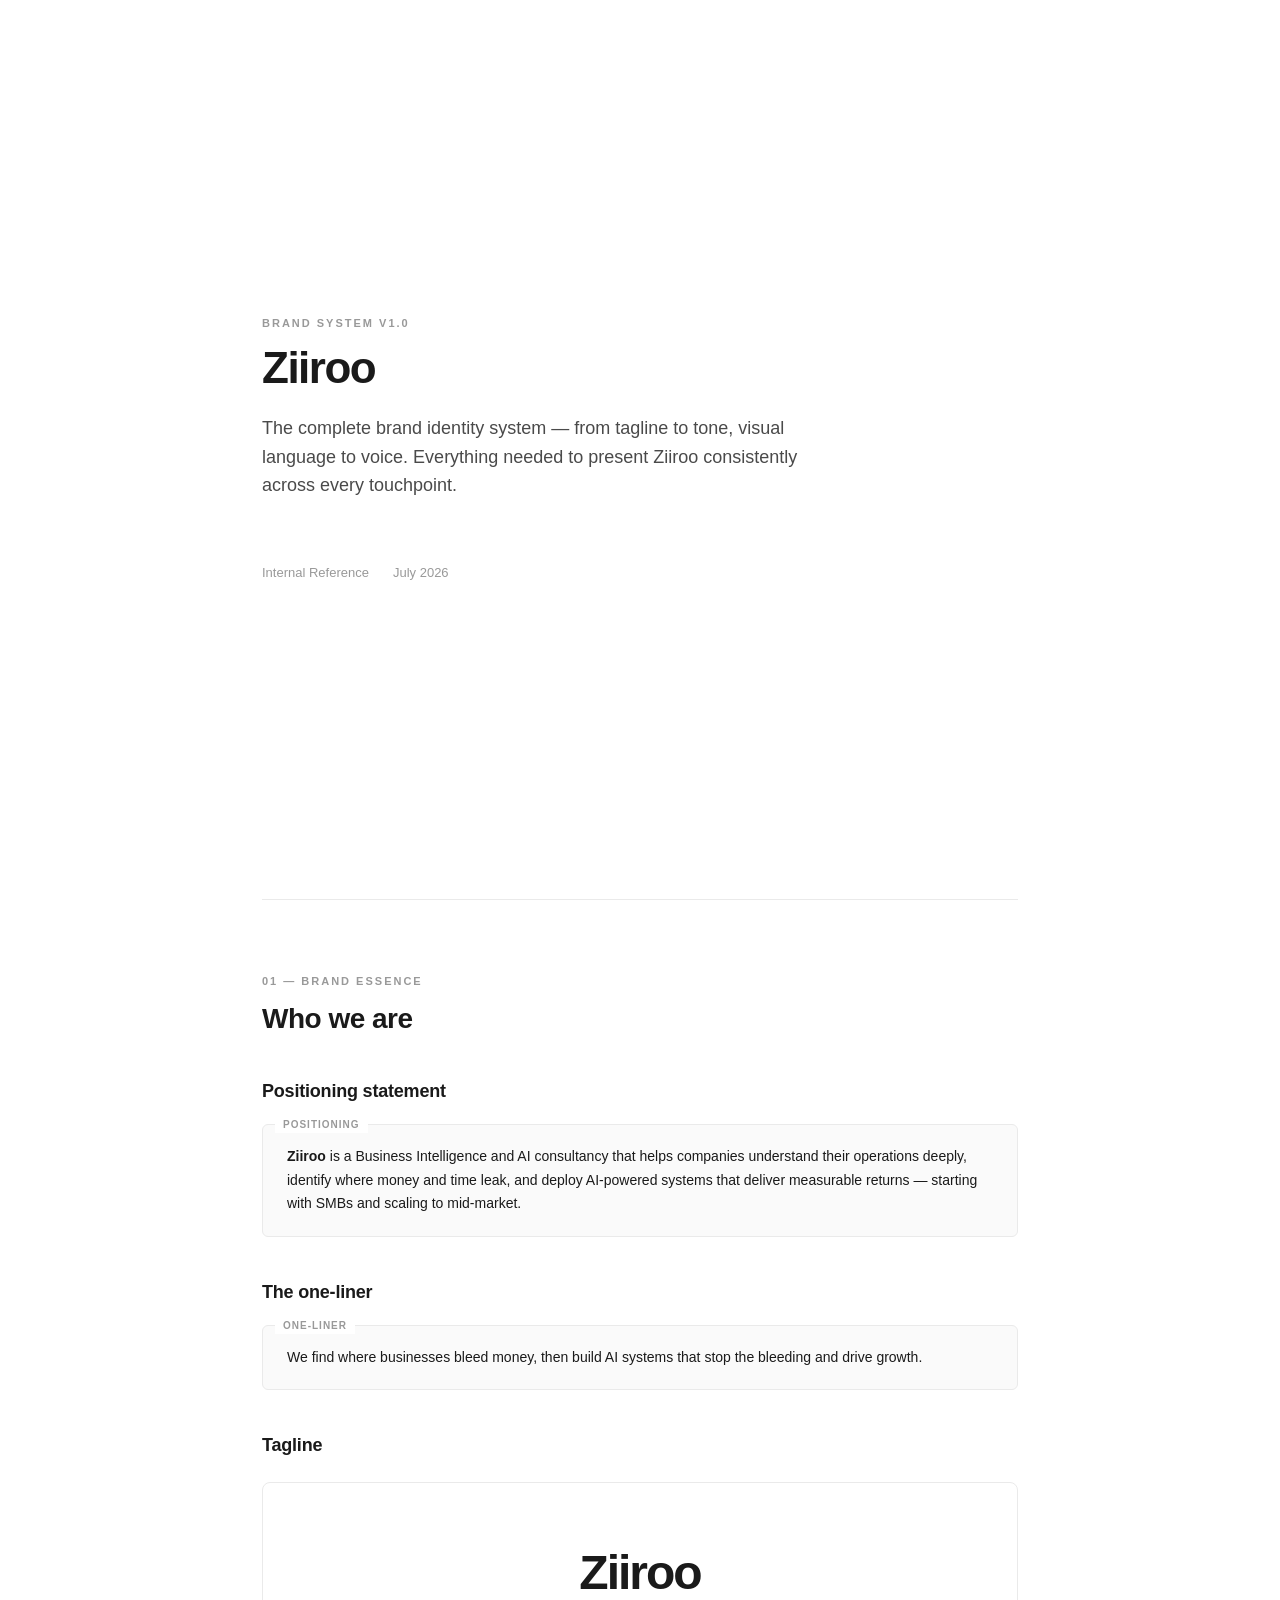
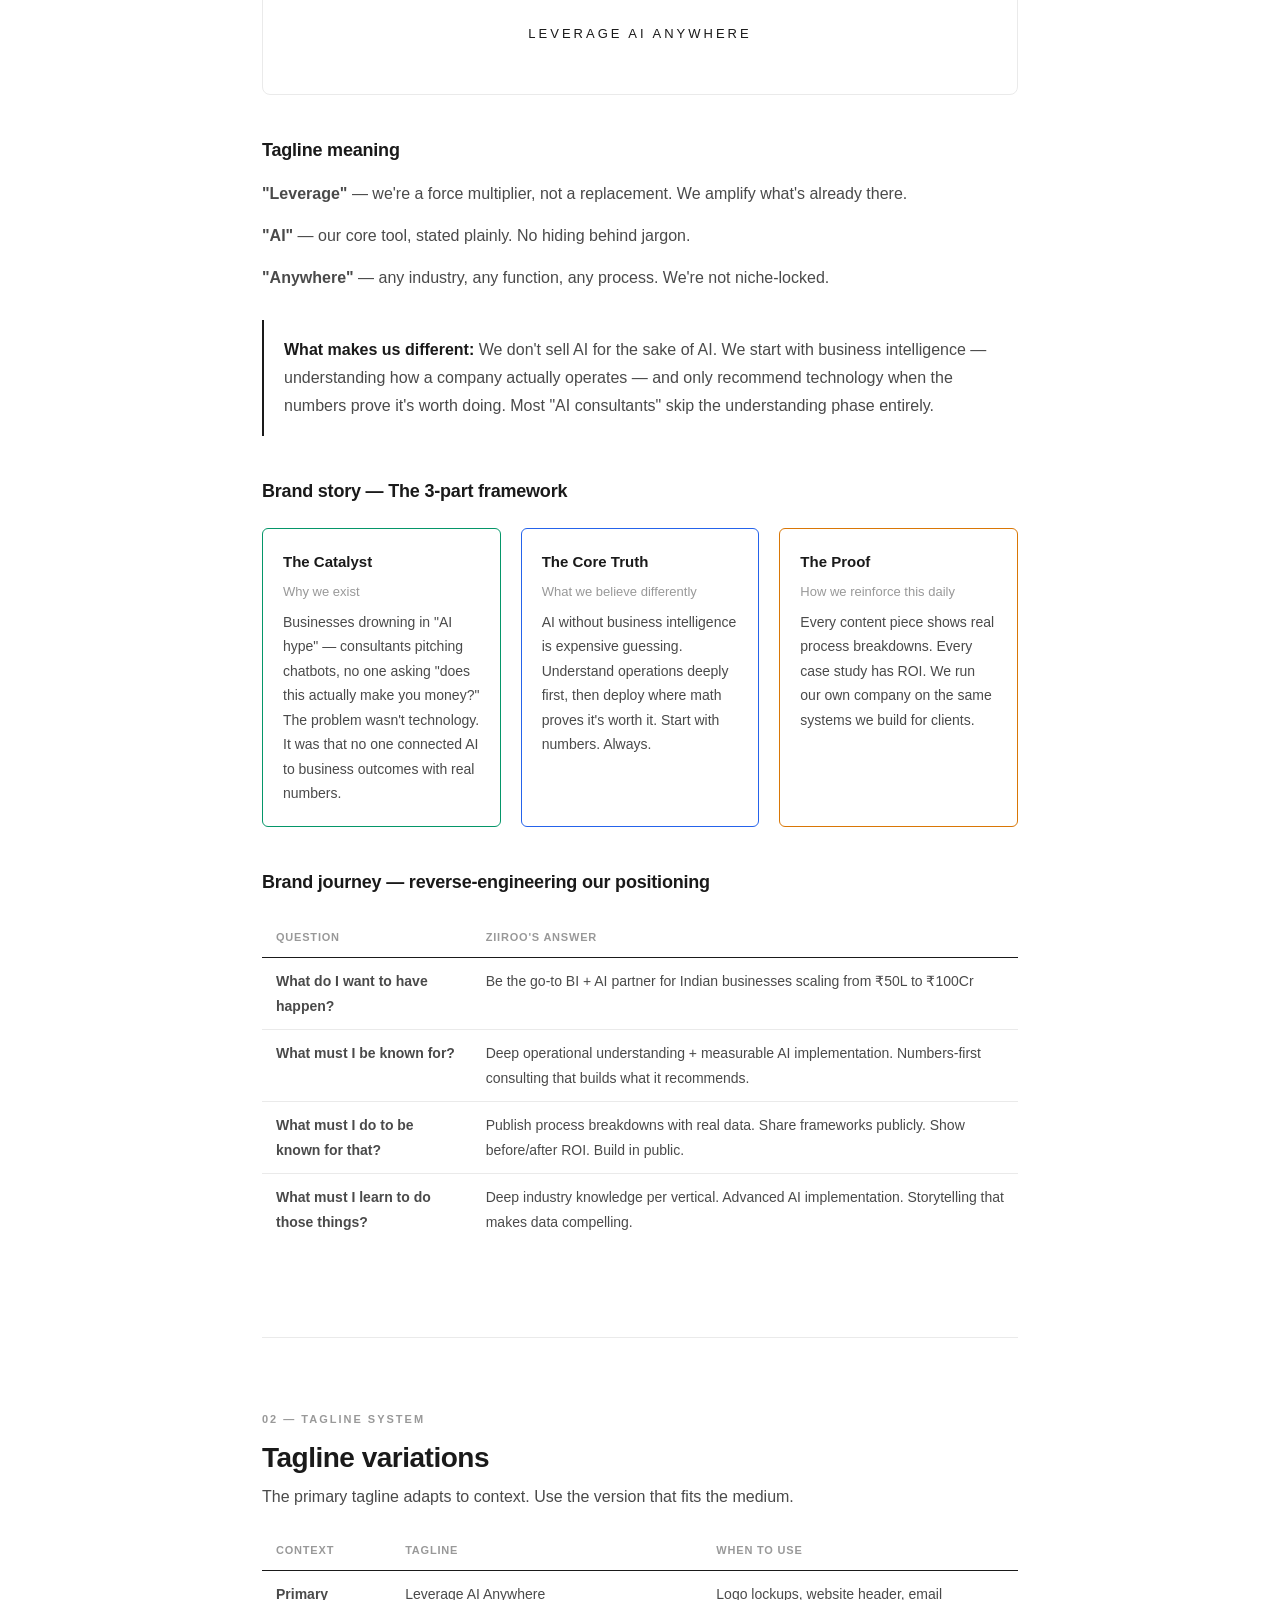
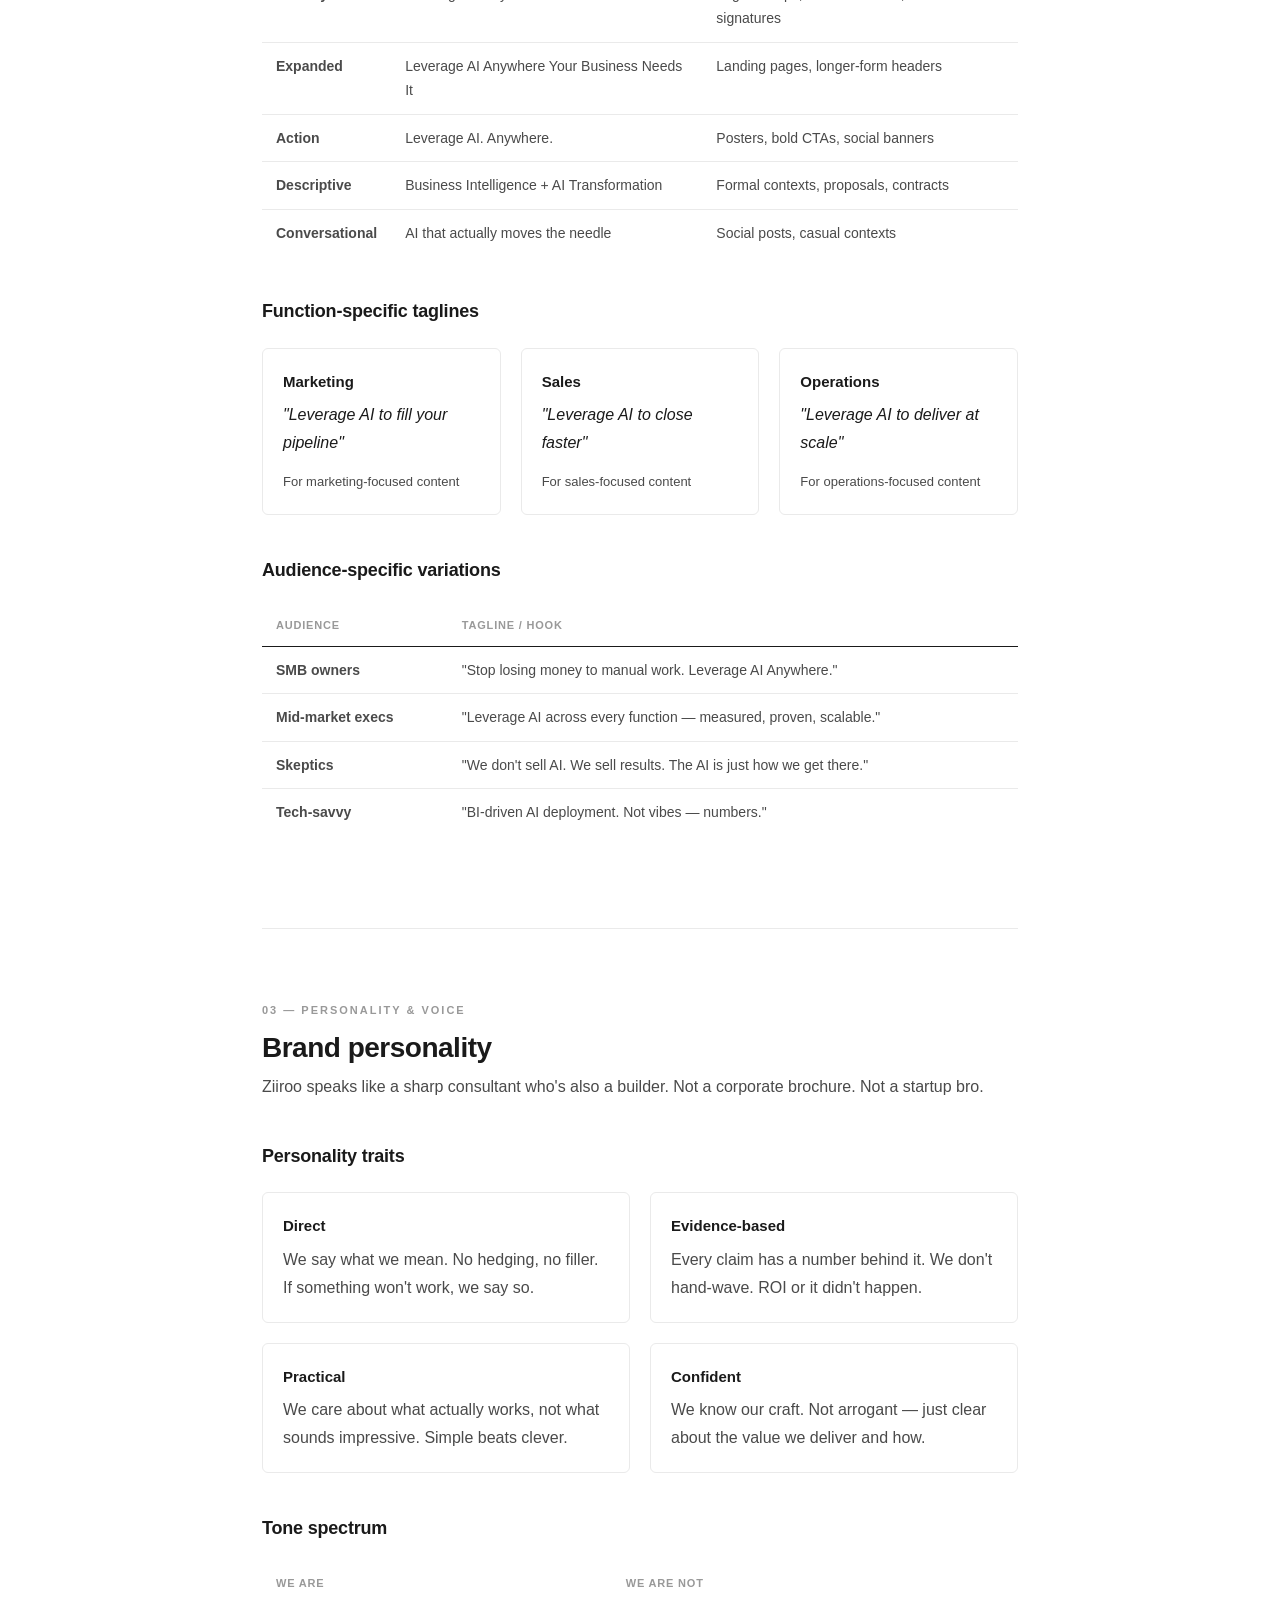
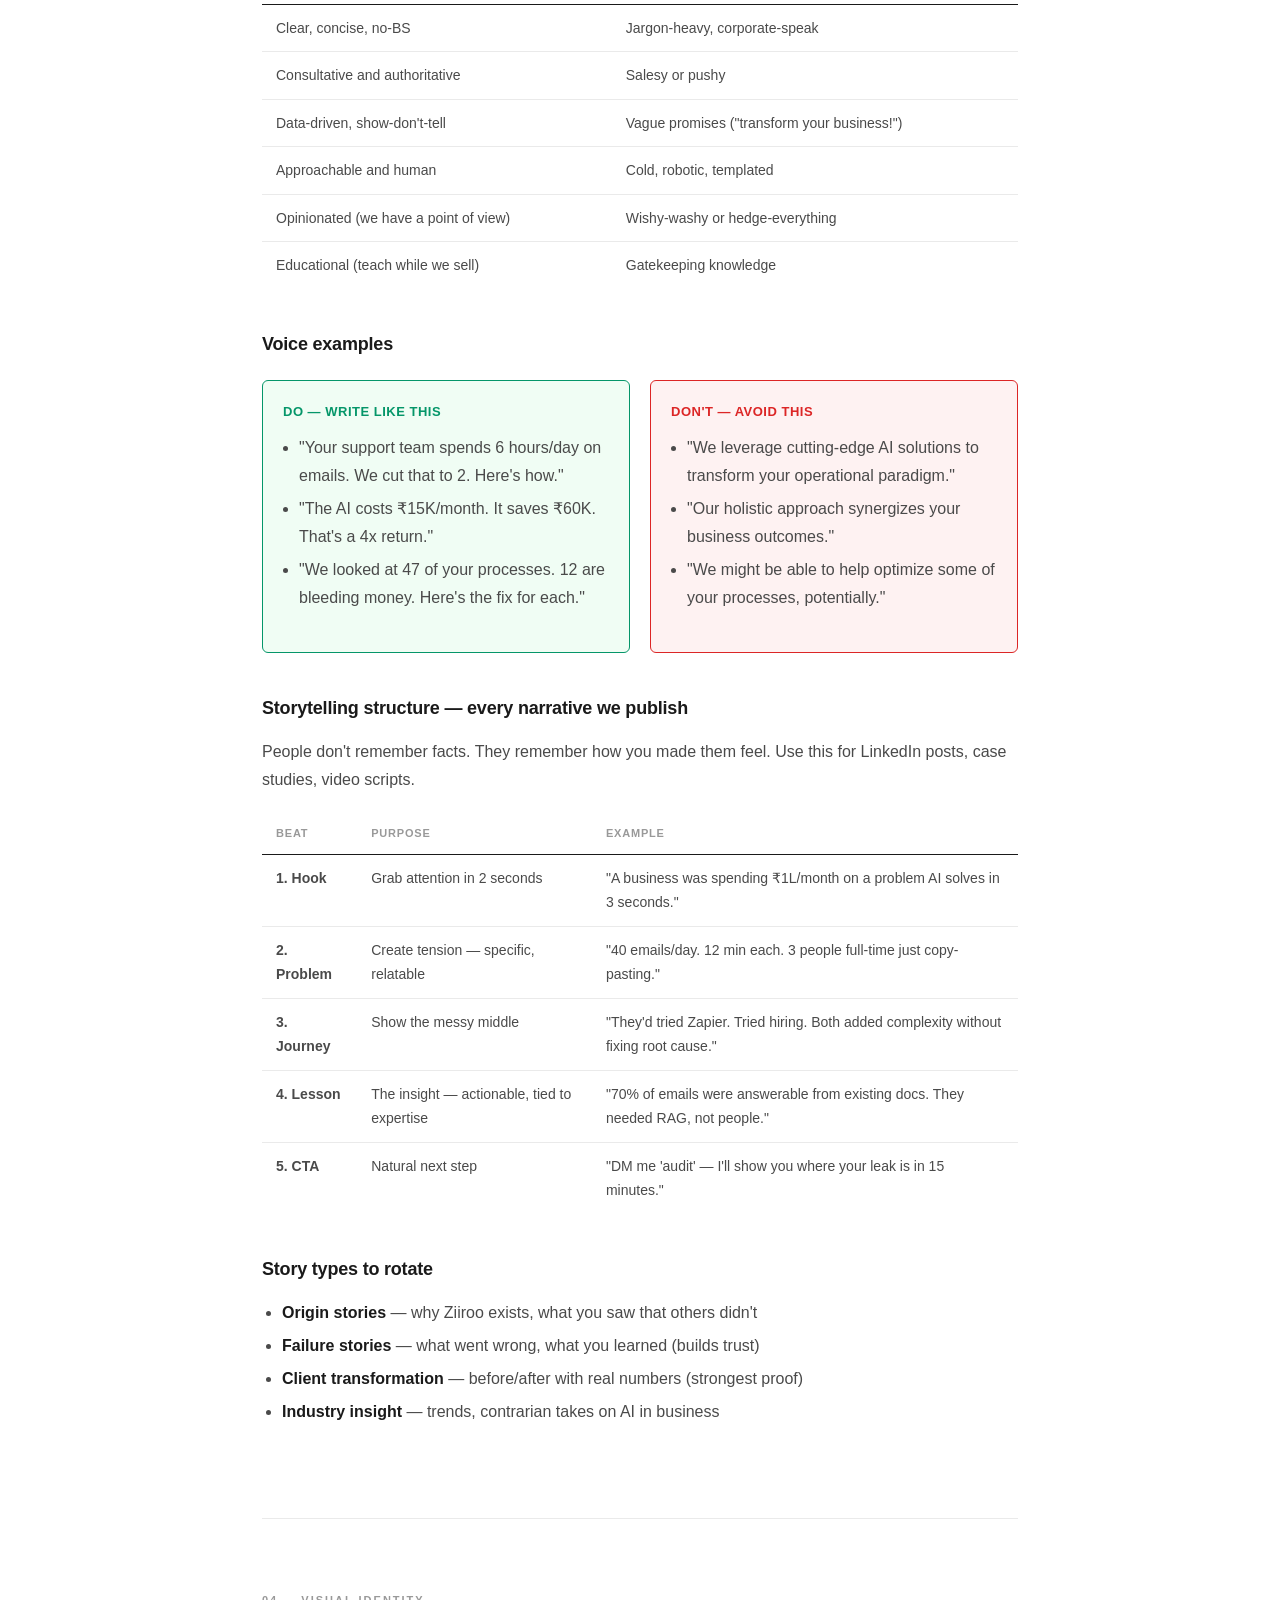
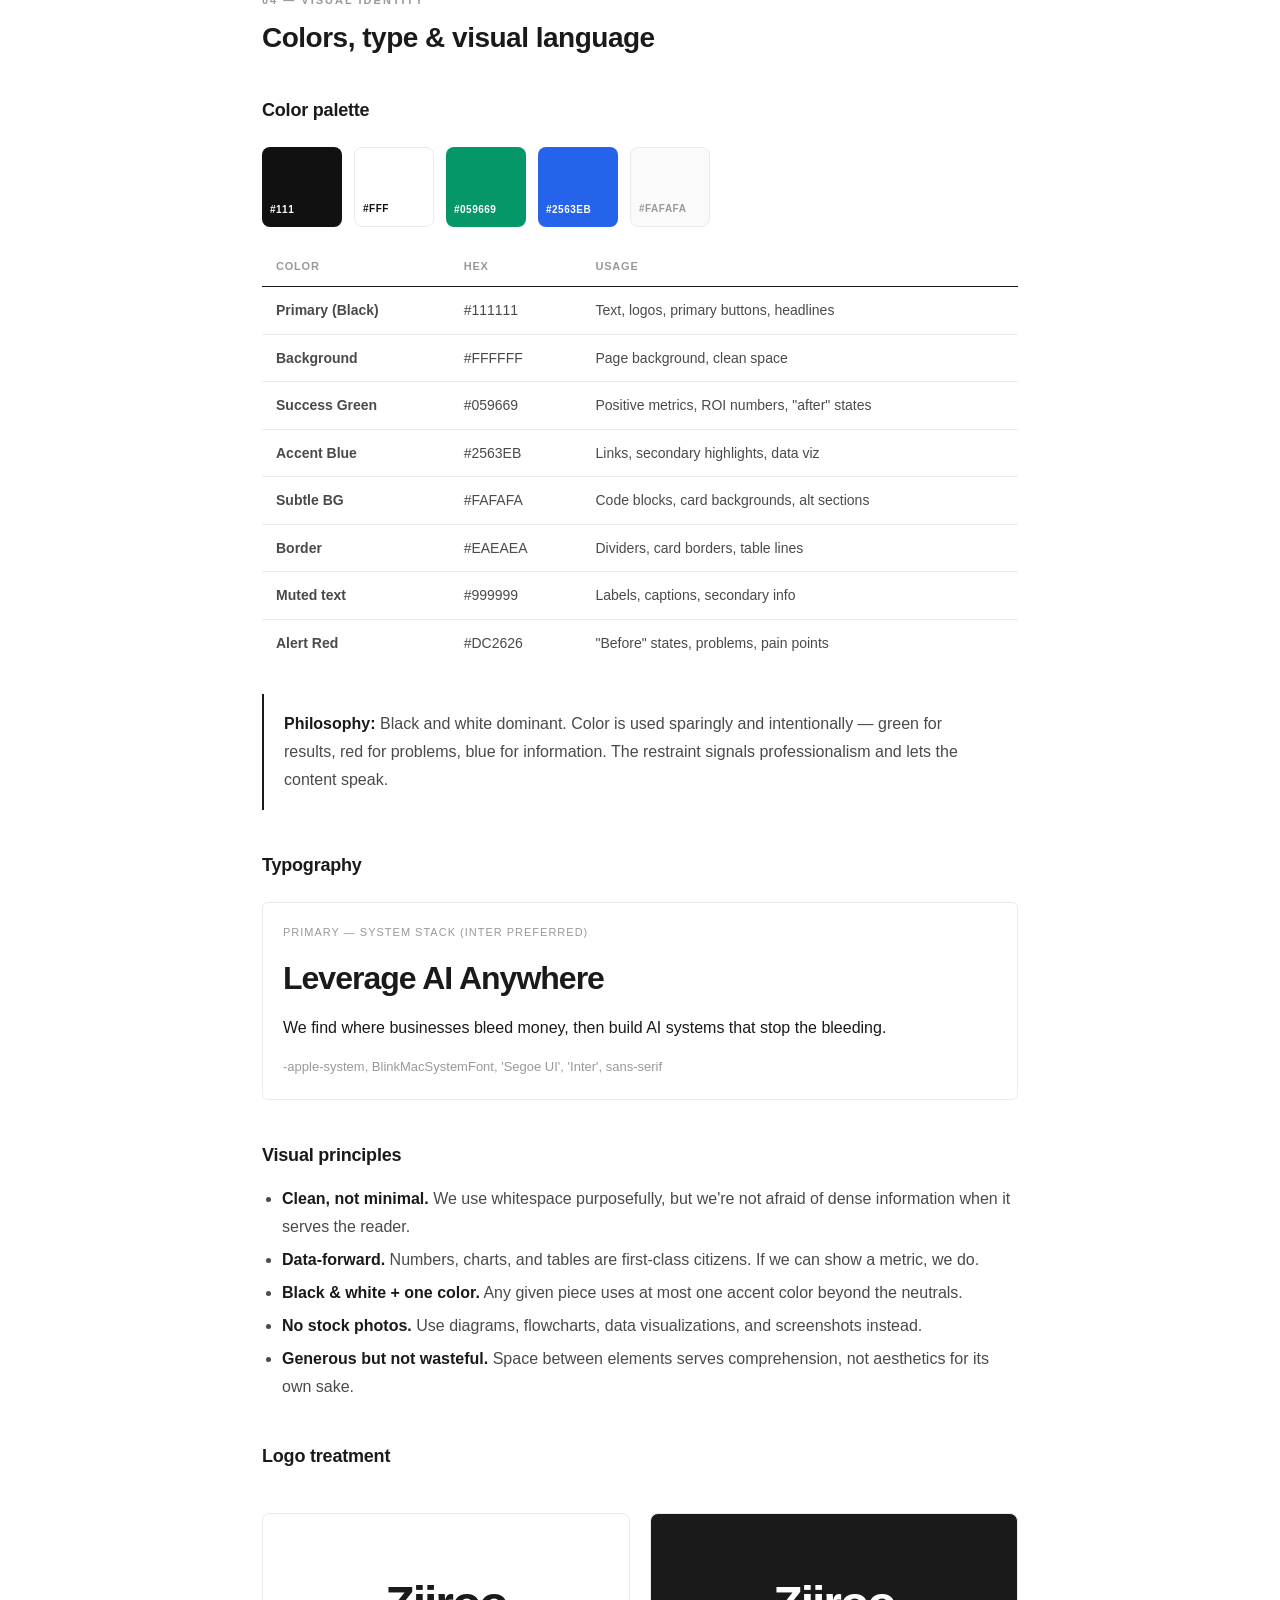
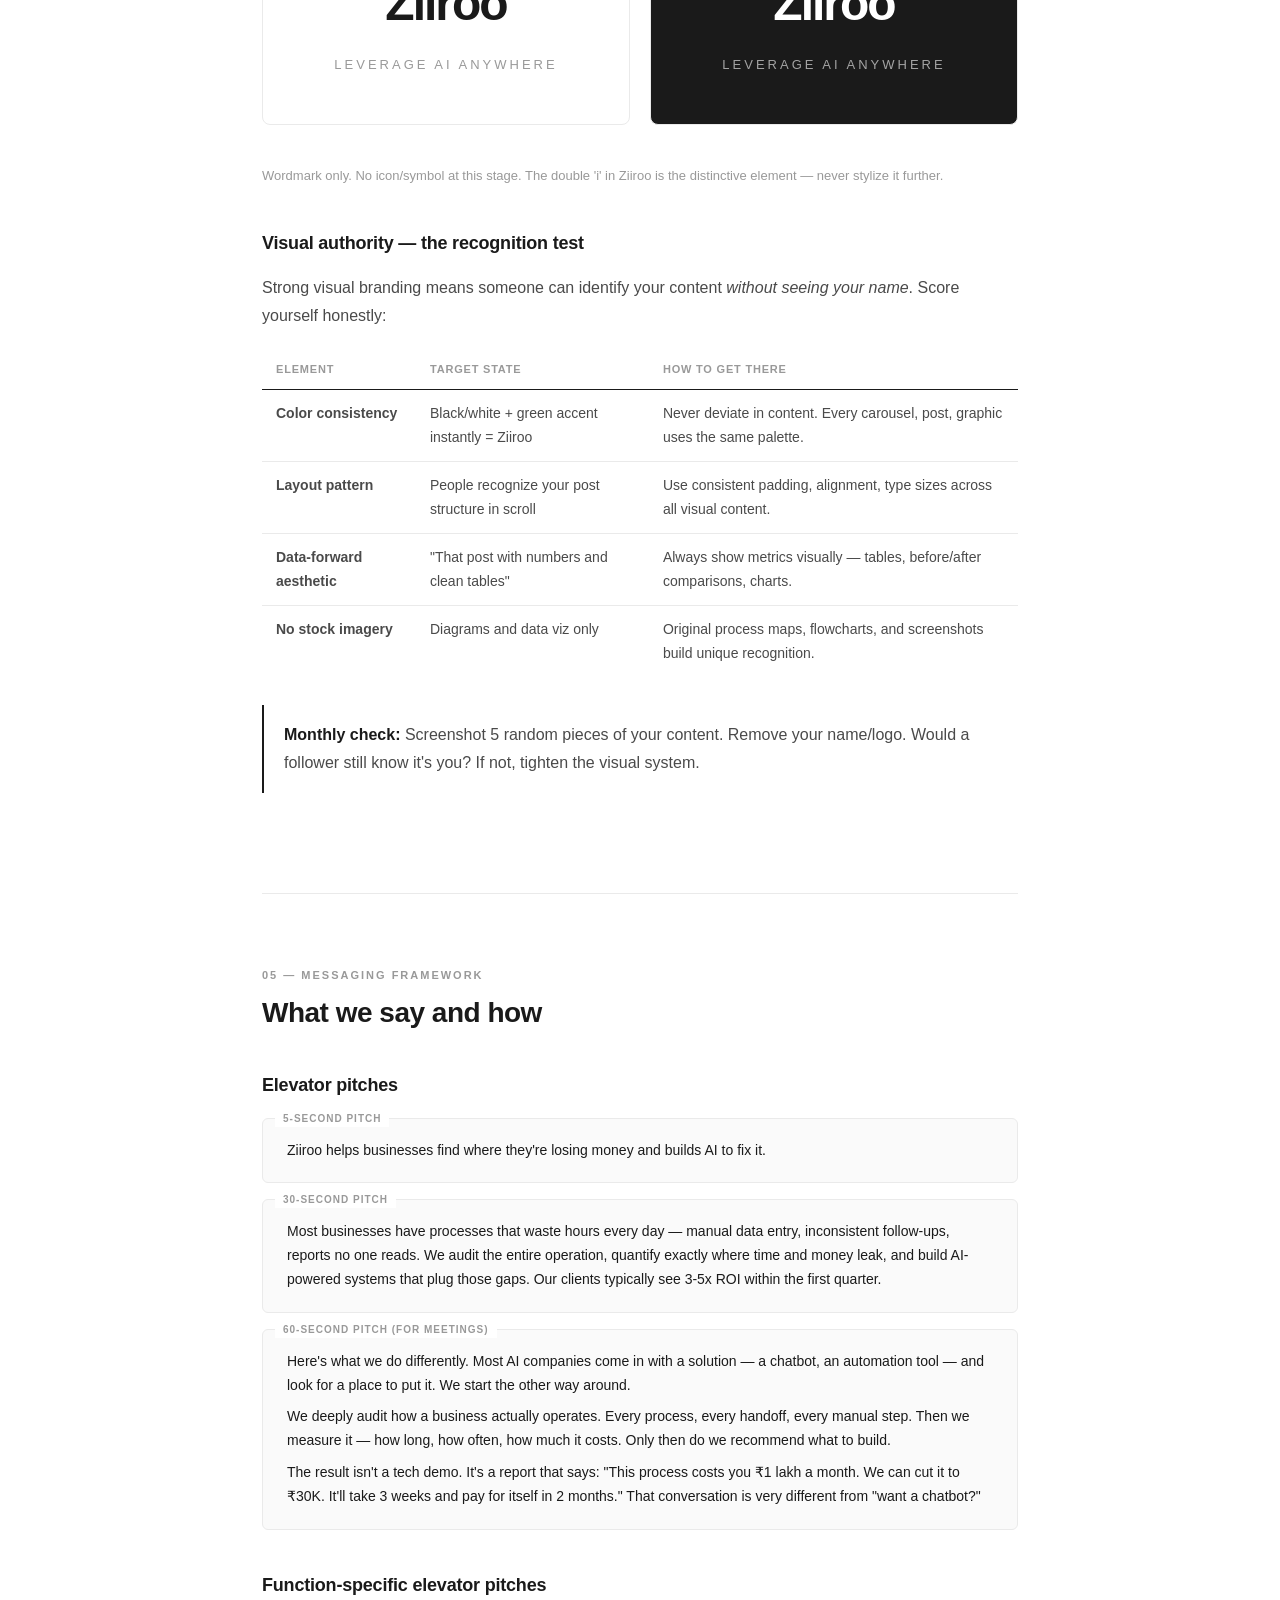
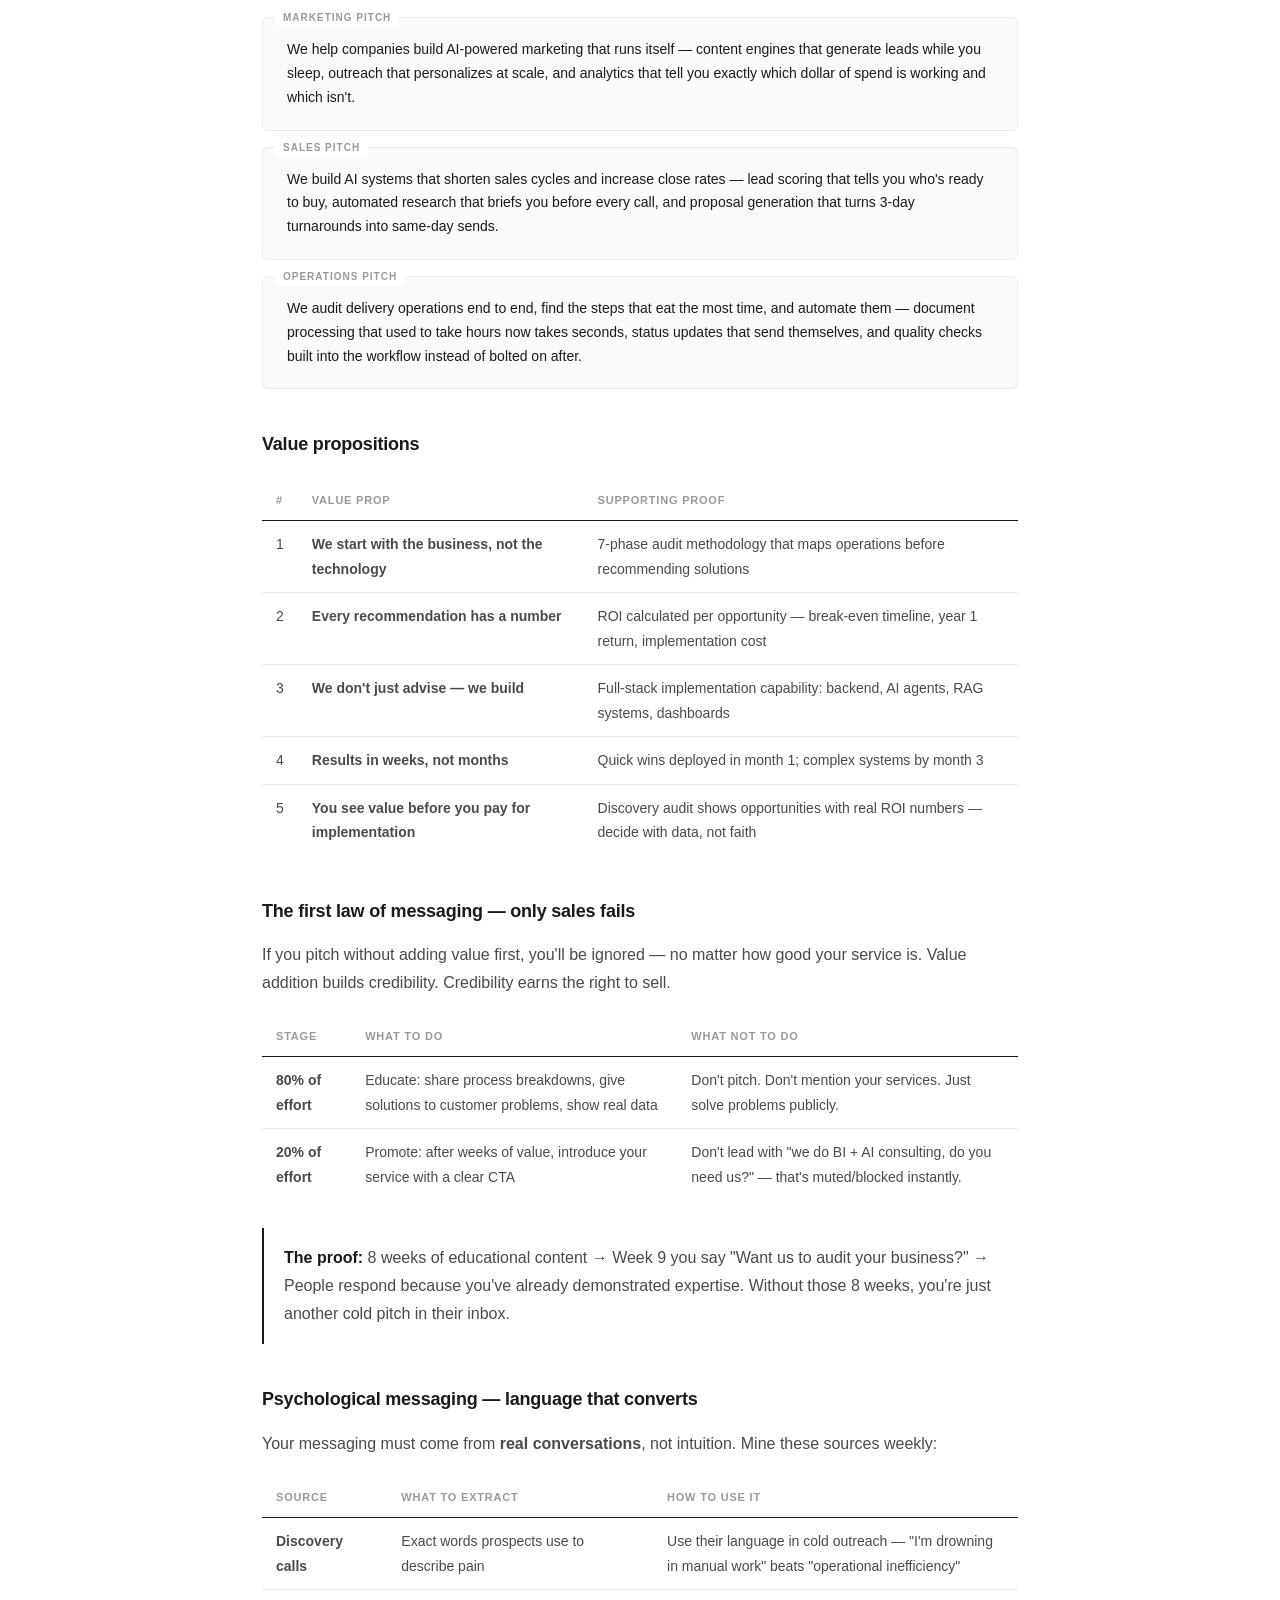
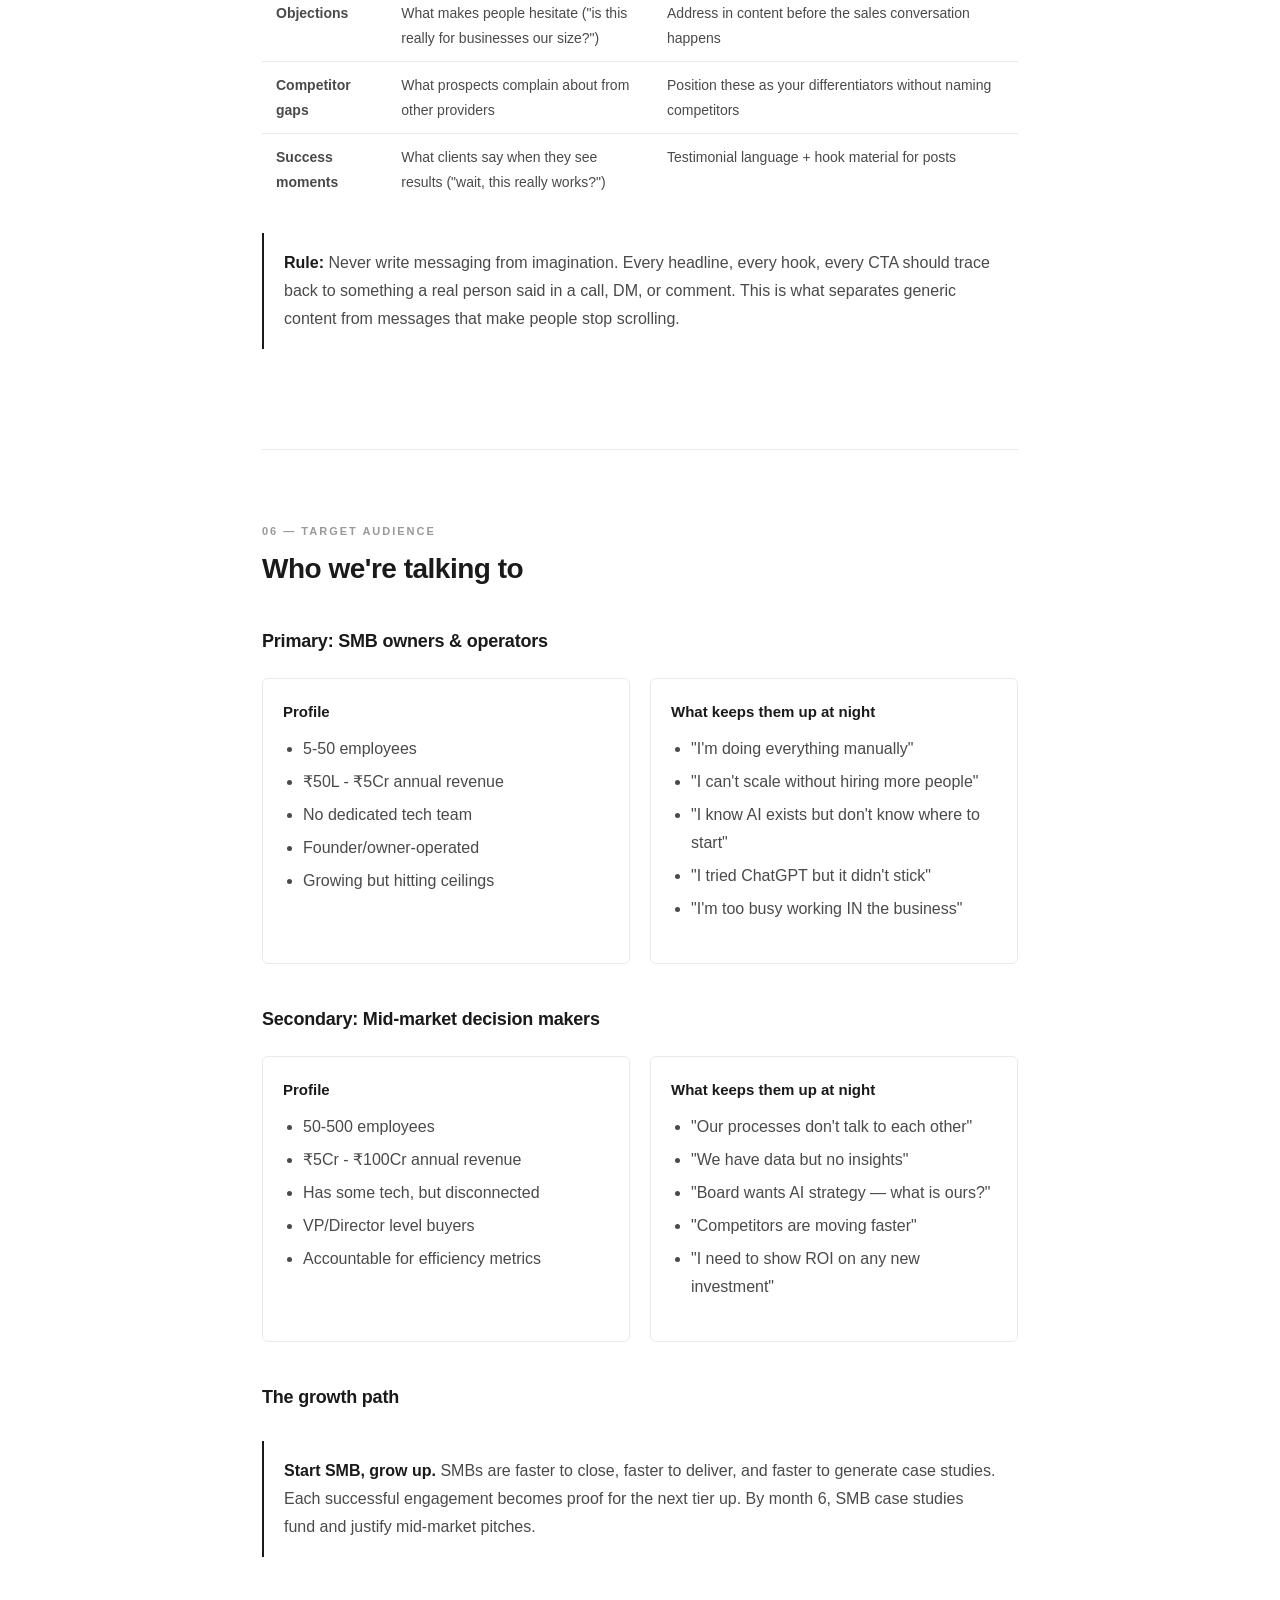
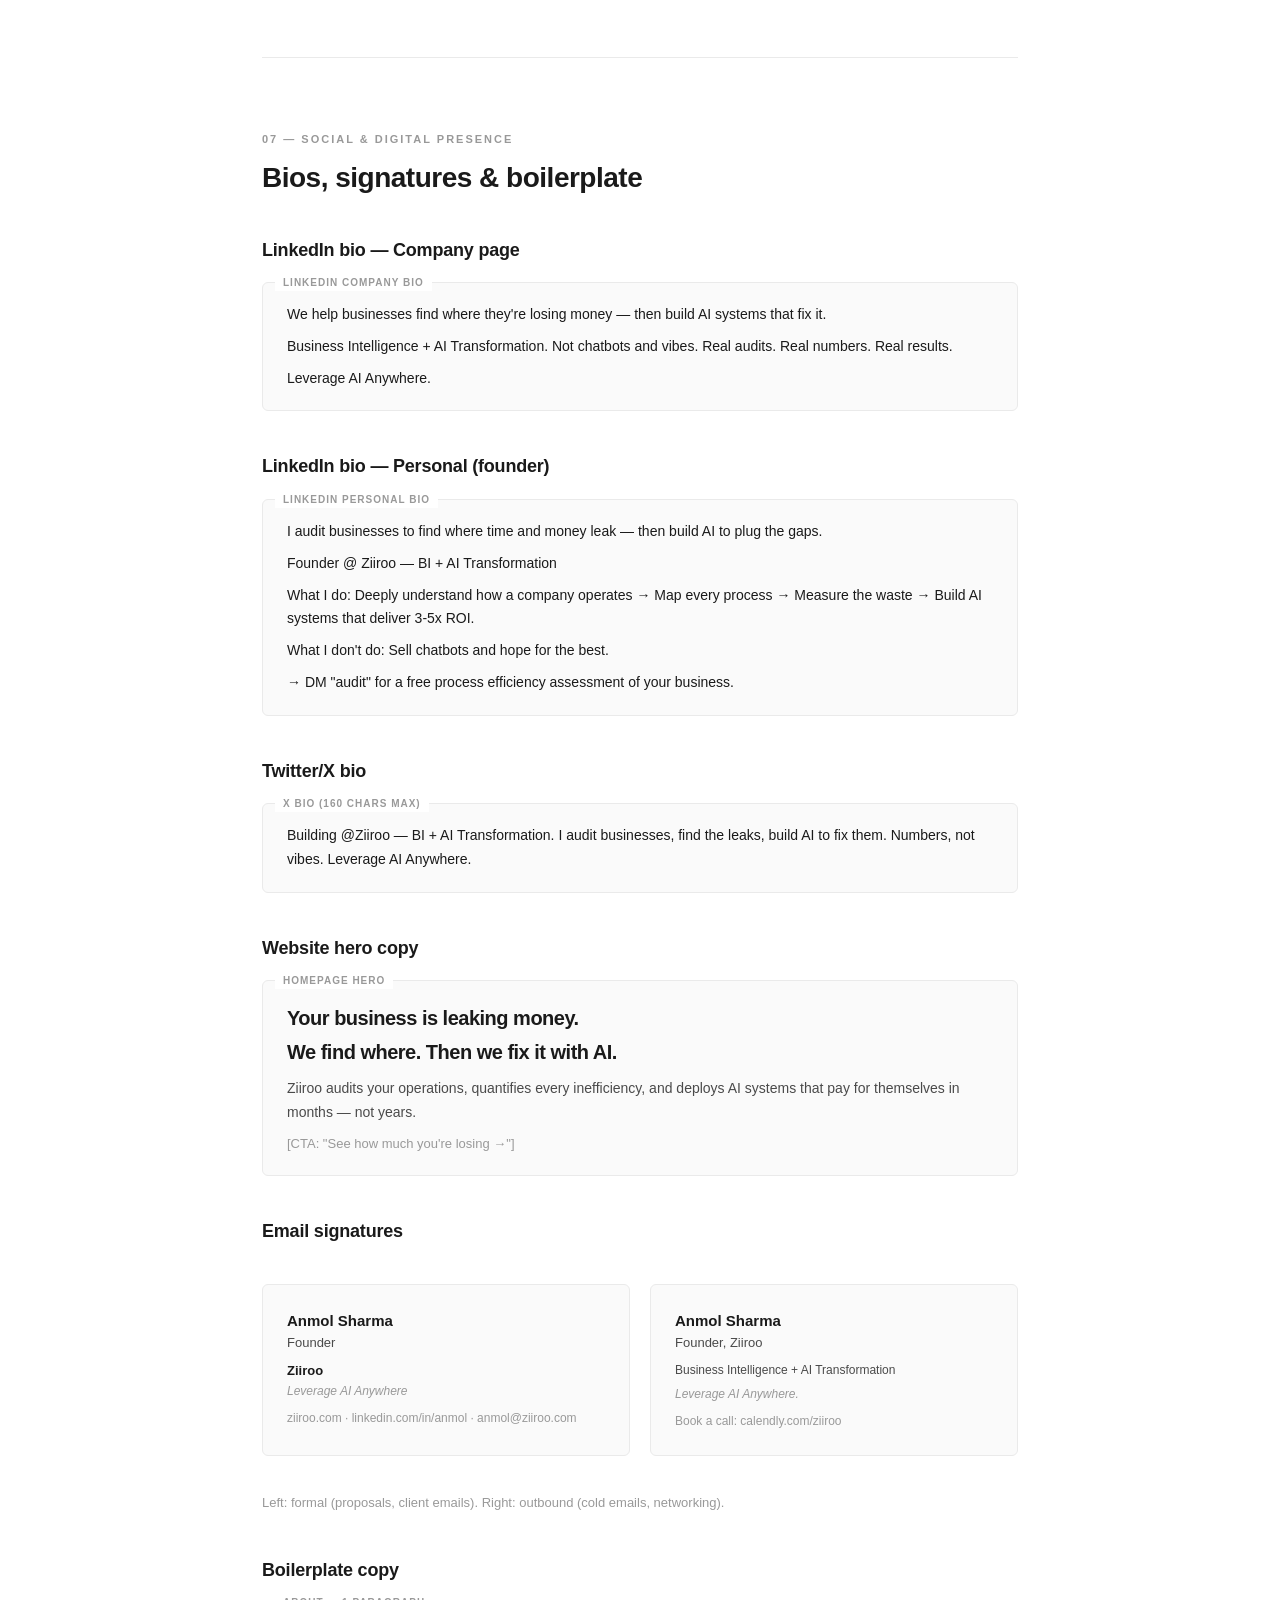
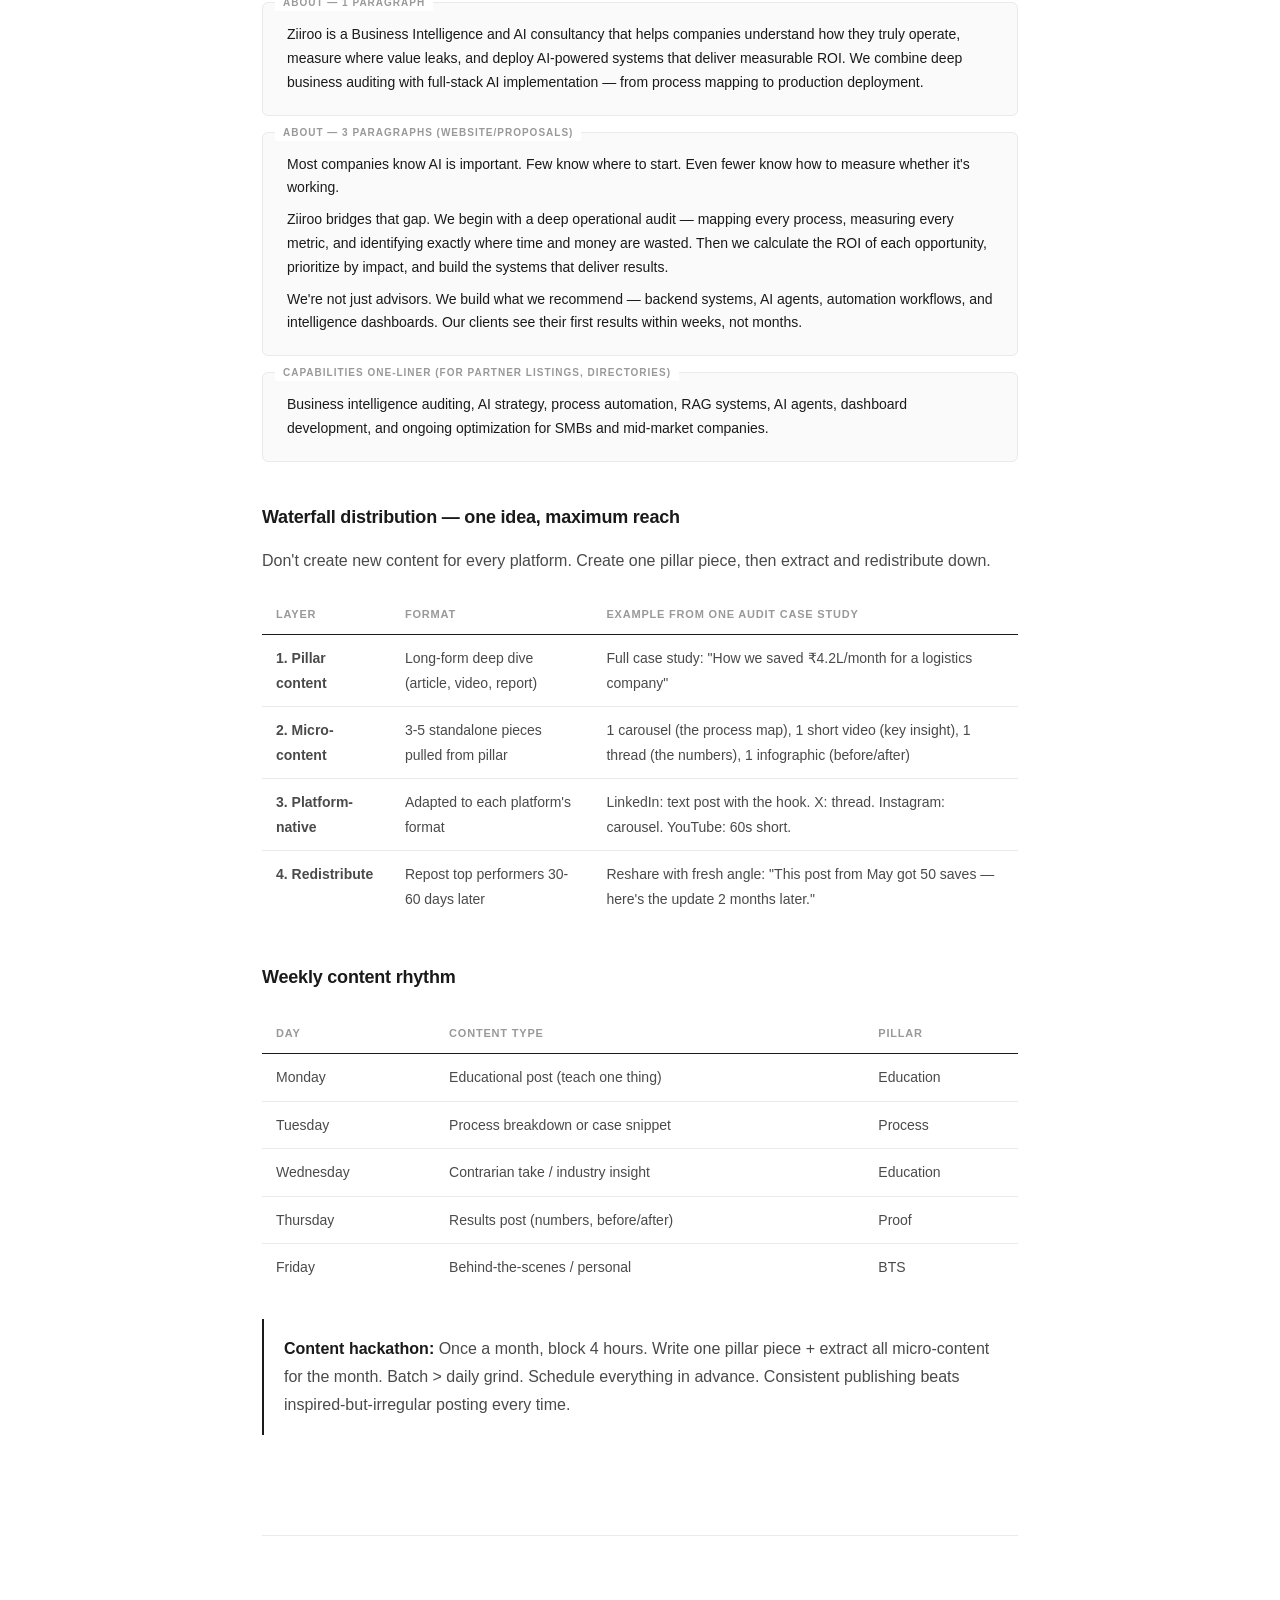
<file: brand-system.html>
<!DOCTYPE html>
<html lang="en">
<head>
    <meta charset="UTF-8">
    <meta name="viewport" content="width=device-width, initial-scale=1.0">
    <title>Ziiroo — Brand System</title>
    <style>
        :root {
            --fg: #1a1a1a;
            --fg-secondary: #4a4a4a;
            --fg-muted: #999;
            --bg: #fff;
            --bg-subtle: #fafafa;
            --border: #eaeaea;
            --accent: #111;
            --green: #059669;
            --red: #dc2626;
            --blue: #2563eb;
            --orange: #d97706;
            --purple: #7c3aed;
        }

        * { margin: 0; padding: 0; box-sizing: border-box; }

        body {
            font-family: -apple-system, BlinkMacSystemFont, 'Segoe UI', 'Inter', sans-serif;
            color: var(--fg);
            background: var(--bg);
            line-height: 1.75;
            font-size: 16px;
            -webkit-font-smoothing: antialiased;
        }

        .page { max-width: 820px; margin: 0 auto; padding: 0 32px; }

        /* Sections */
        .section {
            padding: 72px 0;
            border-bottom: 1px solid var(--border);
            page-break-inside: avoid;
        }
        .section:last-of-type { border-bottom: none; }

        .section-label {
            font-size: 11px;
            font-weight: 600;
            letter-spacing: 2px;
            text-transform: uppercase;
            color: var(--fg-muted);
            margin-bottom: 10px;
        }

        /* Cover */
        .cover {
            min-height: 100vh;
            display: flex;
            flex-direction: column;
            justify-content: center;
            padding: 80px 0;
            border-bottom: 1px solid var(--border);
        }

        h1 { font-size: 44px; font-weight: 700; line-height: 1.15; letter-spacing: -1.5px; margin-bottom: 20px; }
        h2 { font-size: 28px; font-weight: 700; letter-spacing: -0.5px; margin-bottom: 8px; line-height: 1.25; }
        h3 { font-size: 18px; font-weight: 600; margin: 40px 0 14px; letter-spacing: -0.2px; }
        h4 { font-size: 15px; font-weight: 600; margin: 20px 0 6px; }
        h5 { font-size: 13px; font-weight: 600; margin: 16px 0 6px; text-transform: uppercase; letter-spacing: 0.5px; color: var(--fg-muted); }

        p { margin-bottom: 14px; color: var(--fg-secondary); }
        .lead { font-size: 18px; max-width: 560px; line-height: 1.6; color: var(--fg-secondary); }

        ul, ol { padding-left: 20px; margin: 10px 0 20px; }
        li { margin: 5px 0; color: var(--fg-secondary); }
        li strong { color: var(--fg); }

        /* Callout */
        .callout { border-left: 2px solid var(--fg); padding: 16px 20px; margin: 28px 0; }
        .callout p { margin: 0; }
        .callout strong { color: var(--fg); }

        /* Tables */
        table { width: 100%; border-collapse: collapse; margin: 20px 0; font-size: 14px; }
        th { text-align: left; padding: 10px 14px; font-weight: 600; font-size: 11px; text-transform: uppercase; letter-spacing: 0.8px; color: var(--fg-muted); border-bottom: 1px solid var(--fg); }
        td { padding: 11px 14px; border-bottom: 1px solid var(--border); color: var(--fg-secondary); vertical-align: top; }
        tr:last-child td { border-bottom: none; }

        /* Grid */
        .grid-2 { display: grid; grid-template-columns: 1fr 1fr; gap: 20px; margin: 20px 0; }
        .grid-3 { display: grid; grid-template-columns: 1fr 1fr 1fr; gap: 20px; margin: 20px 0; }
        .grid-item { padding: 20px; border: 1px solid var(--border); border-radius: 6px; }
        .grid-item h4 { margin-top: 0; }
        .grid-item p:last-child { margin-bottom: 0; }

        /* Copy blocks */
        .copy-block {
            background: var(--bg-subtle);
            border: 1px solid var(--border);
            border-radius: 6px;
            padding: 20px 24px;
            margin: 16px 0;
            font-size: 14px;
            line-height: 1.7;
            color: var(--fg);
            position: relative;
        }
        .copy-block::before {
            content: attr(data-label);
            position: absolute;
            top: -9px;
            left: 12px;
            background: var(--bg);
            padding: 0 8px;
            font-size: 10px;
            font-weight: 600;
            text-transform: uppercase;
            letter-spacing: 1px;
            color: var(--fg-muted);
        }
        .copy-block p { color: var(--fg); margin-bottom: 8px; }
        .copy-block p:last-child { margin-bottom: 0; }

        /* Color swatches */
        .swatch-row { display: flex; gap: 12px; margin: 20px 0; flex-wrap: wrap; }
        .swatch {
            width: 80px; height: 80px; border-radius: 8px; display: flex; align-items: flex-end; padding: 8px;
            font-size: 10px; font-weight: 600; letter-spacing: 0.5px;
        }

        /* Typography specimens */
        .type-specimen { margin: 20px 0; padding: 20px; border: 1px solid var(--border); border-radius: 6px; }
        .type-specimen-label { font-size: 11px; color: var(--fg-muted); text-transform: uppercase; letter-spacing: 1px; margin-bottom: 8px; }

        /* Logo mark */
        .logo-display {
            padding: 48px;
            border: 1px solid var(--border);
            border-radius: 8px;
            text-align: center;
            margin: 20px 0;
        }
        .logo-display.dark { background: var(--fg); }
        .logo-mark {
            font-size: 48px;
            font-weight: 800;
            letter-spacing: -2px;
        }
        .logo-tagline {
            font-size: 13px;
            letter-spacing: 3px;
            text-transform: uppercase;
            margin-top: 8px;
            font-weight: 500;
        }

        /* Signature block */
        .sig-block {
            background: var(--bg-subtle);
            border: 1px solid var(--border);
            border-radius: 6px;
            padding: 24px;
            margin: 16px 0;
            font-size: 13px;
            line-height: 1.6;
        }
        .sig-name { font-weight: 700; font-size: 15px; color: var(--fg); }
        .sig-title { color: var(--fg-secondary); }
        .sig-company { font-weight: 600; color: var(--fg); margin-top: 8px; }
        .sig-tagline { font-style: italic; color: var(--fg-muted); font-size: 12px; }
        .sig-links { margin-top: 8px; font-size: 12px; color: var(--fg-muted); }

        /* Do / Don't */
        .do-dont { display: grid; grid-template-columns: 1fr 1fr; gap: 20px; margin: 20px 0; }
        .do-box, .dont-box { padding: 20px; border-radius: 6px; }
        .do-box { border: 1px solid var(--green); background: #f0fdf4; }
        .dont-box { border: 1px solid var(--red); background: #fef2f2; }
        .do-box h5, .dont-box h5 { margin-top: 0; }
        .do-box h5 { color: var(--green); }
        .dont-box h5 { color: var(--red); }

        @media (max-width: 640px) {
            h1 { font-size: 28px; }
            .grid-2, .grid-3 { grid-template-columns: 1fr; }
            .do-dont { grid-template-columns: 1fr; }
            .swatch-row { justify-content: center; }
        }

        @media print {
            .cover { min-height: auto; padding: 60px 0; }
            .section { padding: 40px 0; }
        }
    </style>
</head>
<body>
<div class="page">

<!-- COVER -->
<div class="cover">
    <div class="section-label">Brand System v1.0</div>
    <h1>Ziiroo</h1>
    <p class="lead">The complete brand identity system — from tagline to tone, visual language to voice. Everything needed to present Ziiroo consistently across every touchpoint.</p>
    <div style="margin-top:48px; font-size:13px; color:var(--fg-muted); display:flex; gap:24px;">
        <span>Internal Reference</span>
        <span>July 2026</span>
    </div>
</div>

<!-- 1. BRAND ESSENCE -->
<div class="section">
    <div class="section-label">01 — Brand Essence</div>
    <h2>Who we are</h2>

    <h3>Positioning statement</h3>
    <div class="copy-block" data-label="Positioning">
        <p><strong>Ziiroo</strong> is a Business Intelligence and AI consultancy that helps companies understand their operations deeply, identify where money and time leak, and deploy AI-powered systems that deliver measurable returns — starting with SMBs and scaling to mid-market.</p>
    </div>

    <h3>The one-liner</h3>
    <div class="copy-block" data-label="One-liner">
        <p>We find where businesses bleed money, then build AI systems that stop the bleeding and drive growth.</p>
    </div>

    <h3>Tagline</h3>
    <div class="logo-display">
        <div class="logo-mark">Ziiroo</div>
        <div class="logo-tagline">Leverage AI Anywhere</div>
    </div>

    <h3>Tagline meaning</h3>
    <p><strong>"Leverage"</strong> — we're a force multiplier, not a replacement. We amplify what's already there.</p>
    <p><strong>"AI"</strong> — our core tool, stated plainly. No hiding behind jargon.</p>
    <p><strong>"Anywhere"</strong> — any industry, any function, any process. We're not niche-locked.</p>

    <div class="callout">
        <p><strong>What makes us different:</strong> We don't sell AI for the sake of AI. We start with business intelligence — understanding how a company actually operates — and only recommend technology when the numbers prove it's worth doing. Most "AI consultants" skip the understanding phase entirely.</p>
    </div>

    <h3>Brand story — The 3-part framework</h3>
    <div class="grid-3">
        <div class="grid-item" style="border-color: var(--green);">
            <h4 style="margin-top:0;">The Catalyst</h4>
            <p style="font-size:13px; color:var(--fg-muted); margin-bottom:6px;">Why we exist</p>
            <p style="font-size:14px; margin-bottom:0;">Businesses drowning in "AI hype" — consultants pitching chatbots, no one asking "does this actually make you money?" The problem wasn't technology. It was that no one connected AI to business outcomes with real numbers.</p>
        </div>
        <div class="grid-item" style="border-color: var(--blue);">
            <h4 style="margin-top:0;">The Core Truth</h4>
            <p style="font-size:13px; color:var(--fg-muted); margin-bottom:6px;">What we believe differently</p>
            <p style="font-size:14px; margin-bottom:0;">AI without business intelligence is expensive guessing. Understand operations deeply first, then deploy where math proves it's worth it. Start with numbers. Always.</p>
        </div>
        <div class="grid-item" style="border-color: var(--orange);">
            <h4 style="margin-top:0;">The Proof</h4>
            <p style="font-size:13px; color:var(--fg-muted); margin-bottom:6px;">How we reinforce this daily</p>
            <p style="font-size:14px; margin-bottom:0;">Every content piece shows real process breakdowns. Every case study has ROI. We run our own company on the same systems we build for clients.</p>
        </div>
    </div>

    <h3>Brand journey — reverse-engineering our positioning</h3>
    <table>
        <thead>
            <tr><th>Question</th><th>Ziiroo's answer</th></tr>
        </thead>
        <tbody>
            <tr><td><strong>What do I want to have happen?</strong></td><td>Be the go-to BI + AI partner for Indian businesses scaling from ₹50L to ₹100Cr</td></tr>
            <tr><td><strong>What must I be known for?</strong></td><td>Deep operational understanding + measurable AI implementation. Numbers-first consulting that builds what it recommends.</td></tr>
            <tr><td><strong>What must I do to be known for that?</strong></td><td>Publish process breakdowns with real data. Share frameworks publicly. Show before/after ROI. Build in public.</td></tr>
            <tr><td><strong>What must I learn to do those things?</strong></td><td>Deep industry knowledge per vertical. Advanced AI implementation. Storytelling that makes data compelling.</td></tr>
        </tbody>
    </table>
</div>

<!-- 2. TAGLINE SYSTEM -->
<div class="section">
    <div class="section-label">02 — Tagline System</div>
    <h2>Tagline variations</h2>
    <p>The primary tagline adapts to context. Use the version that fits the medium.</p>

    <table>
        <thead>
            <tr><th>Context</th><th>Tagline</th><th>When to use</th></tr>
        </thead>
        <tbody>
            <tr><td><strong>Primary</strong></td><td>Leverage AI Anywhere</td><td>Logo lockups, website header, email signatures</td></tr>
            <tr><td><strong>Expanded</strong></td><td>Leverage AI Anywhere Your Business Needs It</td><td>Landing pages, longer-form headers</td></tr>
            <tr><td><strong>Action</strong></td><td>Leverage AI. Anywhere.</td><td>Posters, bold CTAs, social banners</td></tr>
            <tr><td><strong>Descriptive</strong></td><td>Business Intelligence + AI Transformation</td><td>Formal contexts, proposals, contracts</td></tr>
            <tr><td><strong>Conversational</strong></td><td>AI that actually moves the needle</td><td>Social posts, casual contexts</td></tr>
        </tbody>
    </table>

    <h3>Function-specific taglines</h3>
    <div class="grid-3">
        <div class="grid-item">
            <h4>Marketing</h4>
            <p style="font-style:italic; color:var(--fg);">"Leverage AI to fill your pipeline"</p>
            <p style="font-size:13px;">For marketing-focused content</p>
        </div>
        <div class="grid-item">
            <h4>Sales</h4>
            <p style="font-style:italic; color:var(--fg);">"Leverage AI to close faster"</p>
            <p style="font-size:13px;">For sales-focused content</p>
        </div>
        <div class="grid-item">
            <h4>Operations</h4>
            <p style="font-style:italic; color:var(--fg);">"Leverage AI to deliver at scale"</p>
            <p style="font-size:13px;">For operations-focused content</p>
        </div>
    </div>

    <h3>Audience-specific variations</h3>
    <table>
        <thead>
            <tr><th>Audience</th><th>Tagline / Hook</th></tr>
        </thead>
        <tbody>
            <tr><td><strong>SMB owners</strong></td><td>"Stop losing money to manual work. Leverage AI Anywhere."</td></tr>
            <tr><td><strong>Mid-market execs</strong></td><td>"Leverage AI across every function — measured, proven, scalable."</td></tr>
            <tr><td><strong>Skeptics</strong></td><td>"We don't sell AI. We sell results. The AI is just how we get there."</td></tr>
            <tr><td><strong>Tech-savvy</strong></td><td>"BI-driven AI deployment. Not vibes — numbers."</td></tr>
        </tbody>
    </table>
</div>

<!-- 3. BRAND PERSONALITY -->
<div class="section">
    <div class="section-label">03 — Personality & Voice</div>
    <h2>Brand personality</h2>
    <p>Ziiroo speaks like a sharp consultant who's also a builder. Not a corporate brochure. Not a startup bro.</p>

    <h3>Personality traits</h3>
    <div class="grid-2">
        <div class="grid-item">
            <h4>Direct</h4>
            <p>We say what we mean. No hedging, no filler. If something won't work, we say so.</p>
        </div>
        <div class="grid-item">
            <h4>Evidence-based</h4>
            <p>Every claim has a number behind it. We don't hand-wave. ROI or it didn't happen.</p>
        </div>
        <div class="grid-item">
            <h4>Practical</h4>
            <p>We care about what actually works, not what sounds impressive. Simple beats clever.</p>
        </div>
        <div class="grid-item">
            <h4>Confident</h4>
            <p>We know our craft. Not arrogant — just clear about the value we deliver and how.</p>
        </div>
    </div>

    <h3>Tone spectrum</h3>
    <table>
        <thead>
            <tr><th>We are</th><th>We are NOT</th></tr>
        </thead>
        <tbody>
            <tr><td>Clear, concise, no-BS</td><td>Jargon-heavy, corporate-speak</td></tr>
            <tr><td>Consultative and authoritative</td><td>Salesy or pushy</td></tr>
            <tr><td>Data-driven, show-don't-tell</td><td>Vague promises ("transform your business!")</td></tr>
            <tr><td>Approachable and human</td><td>Cold, robotic, templated</td></tr>
            <tr><td>Opinionated (we have a point of view)</td><td>Wishy-washy or hedge-everything</td></tr>
            <tr><td>Educational (teach while we sell)</td><td>Gatekeeping knowledge</td></tr>
        </tbody>
    </table>

    <h3>Voice examples</h3>
    <div class="do-dont">
        <div class="do-box">
            <h5>Do — Write like this</h5>
            <ul style="padding-left:16px;">
                <li>"Your support team spends 6 hours/day on emails. We cut that to 2. Here's how."</li>
                <li>"The AI costs ₹15K/month. It saves ₹60K. That's a 4x return."</li>
                <li>"We looked at 47 of your processes. 12 are bleeding money. Here's the fix for each."</li>
            </ul>
        </div>
        <div class="dont-box">
            <h5>Don't — Avoid this</h5>
            <ul style="padding-left:16px;">
                <li>"We leverage cutting-edge AI solutions to transform your operational paradigm."</li>
                <li>"Our holistic approach synergizes your business outcomes."</li>
                <li>"We might be able to help optimize some of your processes, potentially."</li>
            </ul>
        </div>
    </div>

    <h3>Storytelling structure — every narrative we publish</h3>
    <p>People don't remember facts. They remember how you made them feel. Use this for LinkedIn posts, case studies, video scripts.</p>
    <table>
        <thead>
            <tr><th>Beat</th><th>Purpose</th><th>Example</th></tr>
        </thead>
        <tbody>
            <tr><td><strong>1. Hook</strong></td><td>Grab attention in 2 seconds</td><td>"A business was spending ₹1L/month on a problem AI solves in 3 seconds."</td></tr>
            <tr><td><strong>2. Problem</strong></td><td>Create tension — specific, relatable</td><td>"40 emails/day. 12 min each. 3 people full-time just copy-pasting."</td></tr>
            <tr><td><strong>3. Journey</strong></td><td>Show the messy middle</td><td>"They'd tried Zapier. Tried hiring. Both added complexity without fixing root cause."</td></tr>
            <tr><td><strong>4. Lesson</strong></td><td>The insight — actionable, tied to expertise</td><td>"70% of emails were answerable from existing docs. They needed RAG, not people."</td></tr>
            <tr><td><strong>5. CTA</strong></td><td>Natural next step</td><td>"DM me 'audit' — I'll show you where your leak is in 15 minutes."</td></tr>
        </tbody>
    </table>

    <h3>Story types to rotate</h3>
    <ul>
        <li><strong>Origin stories</strong> — why Ziiroo exists, what you saw that others didn't</li>
        <li><strong>Failure stories</strong> — what went wrong, what you learned (builds trust)</li>
        <li><strong>Client transformation</strong> — before/after with real numbers (strongest proof)</li>
        <li><strong>Industry insight</strong> — trends, contrarian takes on AI in business</li>
    </ul>
</div>

<!-- 4. VISUAL IDENTITY -->
<div class="section">
    <div class="section-label">04 — Visual Identity</div>
    <h2>Colors, type & visual language</h2>

    <h3>Color palette</h3>
    <div class="swatch-row">
        <div class="swatch" style="background:#111; color:#fff;">
            <span>#111</span>
        </div>
        <div class="swatch" style="background:#fff; border:1px solid #eaeaea; color:#111;">
            <span>#FFF</span>
        </div>
        <div class="swatch" style="background:#059669; color:#fff;">
            <span>#059669</span>
        </div>
        <div class="swatch" style="background:#2563eb; color:#fff;">
            <span>#2563EB</span>
        </div>
        <div class="swatch" style="background:#fafafa; border:1px solid #eaeaea; color:#999;">
            <span>#FAFAFA</span>
        </div>
    </div>

    <table>
        <thead>
            <tr><th>Color</th><th>Hex</th><th>Usage</th></tr>
        </thead>
        <tbody>
            <tr><td><strong>Primary (Black)</strong></td><td>#111111</td><td>Text, logos, primary buttons, headlines</td></tr>
            <tr><td><strong>Background</strong></td><td>#FFFFFF</td><td>Page background, clean space</td></tr>
            <tr><td><strong>Success Green</strong></td><td>#059669</td><td>Positive metrics, ROI numbers, "after" states</td></tr>
            <tr><td><strong>Accent Blue</strong></td><td>#2563EB</td><td>Links, secondary highlights, data viz</td></tr>
            <tr><td><strong>Subtle BG</strong></td><td>#FAFAFA</td><td>Code blocks, card backgrounds, alt sections</td></tr>
            <tr><td><strong>Border</strong></td><td>#EAEAEA</td><td>Dividers, card borders, table lines</td></tr>
            <tr><td><strong>Muted text</strong></td><td>#999999</td><td>Labels, captions, secondary info</td></tr>
            <tr><td><strong>Alert Red</strong></td><td>#DC2626</td><td>"Before" states, problems, pain points</td></tr>
        </tbody>
    </table>

    <div class="callout">
        <p><strong>Philosophy:</strong> Black and white dominant. Color is used sparingly and intentionally — green for results, red for problems, blue for information. The restraint signals professionalism and lets the content speak.</p>
    </div>

    <h3>Typography</h3>
    <div class="type-specimen">
        <div class="type-specimen-label">Primary — System stack (Inter preferred)</div>
        <p style="font-size:32px; font-weight:700; letter-spacing:-1px; margin-bottom:8px; color:var(--fg);">Leverage AI Anywhere</p>
        <p style="font-size:16px; color:var(--fg);">We find where businesses bleed money, then build AI systems that stop the bleeding.</p>
        <p style="font-size:13px; color:var(--fg-muted); margin-bottom:0;">-apple-system, BlinkMacSystemFont, 'Segoe UI', 'Inter', sans-serif</p>
    </div>

    <h3>Visual principles</h3>
    <ul>
        <li><strong>Clean, not minimal.</strong> We use whitespace purposefully, but we're not afraid of dense information when it serves the reader.</li>
        <li><strong>Data-forward.</strong> Numbers, charts, and tables are first-class citizens. If we can show a metric, we do.</li>
        <li><strong>Black & white + one color.</strong> Any given piece uses at most one accent color beyond the neutrals.</li>
        <li><strong>No stock photos.</strong> Use diagrams, flowcharts, data visualizations, and screenshots instead.</li>
        <li><strong>Generous but not wasteful.</strong> Space between elements serves comprehension, not aesthetics for its own sake.</li>
    </ul>

    <h3>Logo treatment</h3>
    <div class="grid-2">
        <div class="logo-display">
            <div class="logo-mark" style="color:var(--fg);">Ziiroo</div>
            <div class="logo-tagline" style="color:var(--fg-muted);">Leverage AI Anywhere</div>
        </div>
        <div class="logo-display dark">
            <div class="logo-mark" style="color:#fff;">Ziiroo</div>
            <div class="logo-tagline" style="color:rgba(255,255,255,0.6);">Leverage AI Anywhere</div>
        </div>
    </div>
    <p style="font-size:13px; color:var(--fg-muted);">Wordmark only. No icon/symbol at this stage. The double 'i' in Ziiroo is the distinctive element — never stylize it further.</p>

    <h3>Visual authority — the recognition test</h3>
    <p>Strong visual branding means someone can identify your content <em>without seeing your name</em>. Score yourself honestly:</p>
    <table>
        <thead>
            <tr><th>Element</th><th>Target state</th><th>How to get there</th></tr>
        </thead>
        <tbody>
            <tr><td><strong>Color consistency</strong></td><td>Black/white + green accent instantly = Ziiroo</td><td>Never deviate in content. Every carousel, post, graphic uses the same palette.</td></tr>
            <tr><td><strong>Layout pattern</strong></td><td>People recognize your post structure in scroll</td><td>Use consistent padding, alignment, type sizes across all visual content.</td></tr>
            <tr><td><strong>Data-forward aesthetic</strong></td><td>"That post with numbers and clean tables"</td><td>Always show metrics visually — tables, before/after comparisons, charts.</td></tr>
            <tr><td><strong>No stock imagery</strong></td><td>Diagrams and data viz only</td><td>Original process maps, flowcharts, and screenshots build unique recognition.</td></tr>
        </tbody>
    </table>
    <div class="callout">
        <p><strong>Monthly check:</strong> Screenshot 5 random pieces of your content. Remove your name/logo. Would a follower still know it's you? If not, tighten the visual system.</p>
    </div>
</div>

<!-- 5. MESSAGING FRAMEWORK -->
<div class="section">
    <div class="section-label">05 — Messaging Framework</div>
    <h2>What we say and how</h2>

    <h3>Elevator pitches</h3>

    <div class="copy-block" data-label="5-second pitch">
        <p>Ziiroo helps businesses find where they're losing money and builds AI to fix it.</p>
    </div>

    <div class="copy-block" data-label="30-second pitch">
        <p>Most businesses have processes that waste hours every day — manual data entry, inconsistent follow-ups, reports no one reads. We audit the entire operation, quantify exactly where time and money leak, and build AI-powered systems that plug those gaps. Our clients typically see 3-5x ROI within the first quarter.</p>
    </div>

    <div class="copy-block" data-label="60-second pitch (for meetings)">
        <p>Here's what we do differently. Most AI companies come in with a solution — a chatbot, an automation tool — and look for a place to put it. We start the other way around.</p>
        <p>We deeply audit how a business actually operates. Every process, every handoff, every manual step. Then we measure it — how long, how often, how much it costs. Only then do we recommend what to build.</p>
        <p>The result isn't a tech demo. It's a report that says: "This process costs you ₹1 lakh a month. We can cut it to ₹30K. It'll take 3 weeks and pay for itself in 2 months." That conversation is very different from "want a chatbot?"</p>
    </div>

    <h3>Function-specific elevator pitches</h3>

    <div class="copy-block" data-label="Marketing pitch">
        <p>We help companies build AI-powered marketing that runs itself — content engines that generate leads while you sleep, outreach that personalizes at scale, and analytics that tell you exactly which dollar of spend is working and which isn't.</p>
    </div>

    <div class="copy-block" data-label="Sales pitch">
        <p>We build AI systems that shorten sales cycles and increase close rates — lead scoring that tells you who's ready to buy, automated research that briefs you before every call, and proposal generation that turns 3-day turnarounds into same-day sends.</p>
    </div>

    <div class="copy-block" data-label="Operations pitch">
        <p>We audit delivery operations end to end, find the steps that eat the most time, and automate them — document processing that used to take hours now takes seconds, status updates that send themselves, and quality checks built into the workflow instead of bolted on after.</p>
    </div>

    <h3>Value propositions</h3>
    <table>
        <thead>
            <tr><th>#</th><th>Value prop</th><th>Supporting proof</th></tr>
        </thead>
        <tbody>
            <tr><td>1</td><td><strong>We start with the business, not the technology</strong></td><td>7-phase audit methodology that maps operations before recommending solutions</td></tr>
            <tr><td>2</td><td><strong>Every recommendation has a number</strong></td><td>ROI calculated per opportunity — break-even timeline, year 1 return, implementation cost</td></tr>
            <tr><td>3</td><td><strong>We don't just advise — we build</strong></td><td>Full-stack implementation capability: backend, AI agents, RAG systems, dashboards</td></tr>
            <tr><td>4</td><td><strong>Results in weeks, not months</strong></td><td>Quick wins deployed in month 1; complex systems by month 3</td></tr>
            <tr><td>5</td><td><strong>You see value before you pay for implementation</strong></td><td>Discovery audit shows opportunities with real ROI numbers — decide with data, not faith</td></tr>
        </tbody>
    </table>

    <h3>The first law of messaging — only sales fails</h3>
    <p>If you pitch without adding value first, you'll be ignored — no matter how good your service is. Value addition builds credibility. Credibility earns the right to sell.</p>
    <table>
        <thead>
            <tr><th>Stage</th><th>What to do</th><th>What NOT to do</th></tr>
        </thead>
        <tbody>
            <tr><td><strong>80% of effort</strong></td><td>Educate: share process breakdowns, give solutions to customer problems, show real data</td><td>Don't pitch. Don't mention your services. Just solve problems publicly.</td></tr>
            <tr><td><strong>20% of effort</strong></td><td>Promote: after weeks of value, introduce your service with a clear CTA</td><td>Don't lead with "we do BI + AI consulting, do you need us?" — that's muted/blocked instantly.</td></tr>
        </tbody>
    </table>
    <div class="callout">
        <p><strong>The proof:</strong> 8 weeks of educational content → Week 9 you say "Want us to audit your business?" → People respond because you've already demonstrated expertise. Without those 8 weeks, you're just another cold pitch in their inbox.</p>
    </div>

    <h3>Psychological messaging — language that converts</h3>
    <p>Your messaging must come from <strong>real conversations</strong>, not intuition. Mine these sources weekly:</p>
    <table>
        <thead>
            <tr><th>Source</th><th>What to extract</th><th>How to use it</th></tr>
        </thead>
        <tbody>
            <tr><td><strong>Discovery calls</strong></td><td>Exact words prospects use to describe pain</td><td>Use their language in cold outreach — "I'm drowning in manual work" beats "operational inefficiency"</td></tr>
            <tr><td><strong>Objections</strong></td><td>What makes people hesitate ("is this really for businesses our size?")</td><td>Address in content before the sales conversation happens</td></tr>
            <tr><td><strong>Competitor gaps</strong></td><td>What prospects complain about from other providers</td><td>Position these as your differentiators without naming competitors</td></tr>
            <tr><td><strong>Success moments</strong></td><td>What clients say when they see results ("wait, this really works?")</td><td>Testimonial language + hook material for posts</td></tr>
        </tbody>
    </table>
    <div class="callout">
        <p><strong>Rule:</strong> Never write messaging from imagination. Every headline, every hook, every CTA should trace back to something a real person said in a call, DM, or comment. This is what separates generic content from messages that make people stop scrolling.</p>
    </div>
</div>

<!-- 6. TARGET AUDIENCE -->
<div class="section">
    <div class="section-label">06 — Target Audience</div>
    <h2>Who we're talking to</h2>

    <h3>Primary: SMB owners & operators</h3>
    <div class="grid-2">
        <div class="grid-item">
            <h4>Profile</h4>
            <ul>
                <li>5-50 employees</li>
                <li>₹50L - ₹5Cr annual revenue</li>
                <li>No dedicated tech team</li>
                <li>Founder/owner-operated</li>
                <li>Growing but hitting ceilings</li>
            </ul>
        </div>
        <div class="grid-item">
            <h4>What keeps them up at night</h4>
            <ul>
                <li>"I'm doing everything manually"</li>
                <li>"I can't scale without hiring more people"</li>
                <li>"I know AI exists but don't know where to start"</li>
                <li>"I tried ChatGPT but it didn't stick"</li>
                <li>"I'm too busy working IN the business"</li>
            </ul>
        </div>
    </div>

    <h3>Secondary: Mid-market decision makers</h3>
    <div class="grid-2">
        <div class="grid-item">
            <h4>Profile</h4>
            <ul>
                <li>50-500 employees</li>
                <li>₹5Cr - ₹100Cr annual revenue</li>
                <li>Has some tech, but disconnected</li>
                <li>VP/Director level buyers</li>
                <li>Accountable for efficiency metrics</li>
            </ul>
        </div>
        <div class="grid-item">
            <h4>What keeps them up at night</h4>
            <ul>
                <li>"Our processes don't talk to each other"</li>
                <li>"We have data but no insights"</li>
                <li>"Board wants AI strategy — what is ours?"</li>
                <li>"Competitors are moving faster"</li>
                <li>"I need to show ROI on any new investment"</li>
            </ul>
        </div>
    </div>

    <h3>The growth path</h3>
    <div class="callout">
        <p><strong>Start SMB, grow up.</strong> SMBs are faster to close, faster to deliver, and faster to generate case studies. Each successful engagement becomes proof for the next tier up. By month 6, SMB case studies fund and justify mid-market pitches.</p>
    </div>
</div>

<!-- 7. SOCIAL & DIGITAL PRESENCE -->
<div class="section">
    <div class="section-label">07 — Social & Digital Presence</div>
    <h2>Bios, signatures & boilerplate</h2>

    <h3>LinkedIn bio — Company page</h3>
    <div class="copy-block" data-label="LinkedIn company bio">
        <p>We help businesses find where they're losing money — then build AI systems that fix it.</p>
        <p>Business Intelligence + AI Transformation. Not chatbots and vibes. Real audits. Real numbers. Real results.</p>
        <p>Leverage AI Anywhere.</p>
    </div>

    <h3>LinkedIn bio — Personal (founder)</h3>
    <div class="copy-block" data-label="LinkedIn personal bio">
        <p>I audit businesses to find where time and money leak — then build AI to plug the gaps.</p>
        <p>Founder @ Ziiroo — BI + AI Transformation</p>
        <p>What I do: Deeply understand how a company operates → Map every process → Measure the waste → Build AI systems that deliver 3-5x ROI.</p>
        <p>What I don't do: Sell chatbots and hope for the best.</p>
        <p>→ DM "audit" for a free process efficiency assessment of your business.</p>
    </div>

    <h3>Twitter/X bio</h3>
    <div class="copy-block" data-label="X bio (160 chars max)">
        <p>Building @Ziiroo — BI + AI Transformation. I audit businesses, find the leaks, build AI to fix them. Numbers, not vibes. Leverage AI Anywhere.</p>
    </div>

    <h3>Website hero copy</h3>
    <div class="copy-block" data-label="Homepage hero">
        <p style="font-size:20px; font-weight:700; letter-spacing:-0.5px;">Your business is leaking money.<br>We find where. Then we fix it with AI.</p>
        <p style="font-size:14px; color:var(--fg-secondary);">Ziiroo audits your operations, quantifies every inefficiency, and deploys AI systems that pay for themselves in months — not years.</p>
        <p style="font-size:13px; color:var(--fg-muted);">[CTA: "See how much you're losing →"]</p>
    </div>

    <h3>Email signatures</h3>
    <div class="grid-2">
        <div class="sig-block">
            <div class="sig-name">Anmol Sharma</div>
            <div class="sig-title">Founder</div>
            <div class="sig-company">Ziiroo</div>
            <div class="sig-tagline">Leverage AI Anywhere</div>
            <div class="sig-links">ziiroo.com · linkedin.com/in/anmol · anmol@ziiroo.com</div>
        </div>
        <div class="sig-block">
            <div class="sig-name">Anmol Sharma</div>
            <div class="sig-title">Founder, Ziiroo</div>
            <div style="margin-top:8px; font-size:12px; color:var(--fg-secondary);">Business Intelligence + AI Transformation</div>
            <div class="sig-tagline" style="margin-top:4px;">Leverage AI Anywhere.</div>
            <div class="sig-links">Book a call: calendly.com/ziiroo</div>
        </div>
    </div>
    <p style="font-size:13px; color:var(--fg-muted);">Left: formal (proposals, client emails). Right: outbound (cold emails, networking).</p>

    <h3>Boilerplate copy</h3>

    <div class="copy-block" data-label="About — 1 paragraph">
        <p>Ziiroo is a Business Intelligence and AI consultancy that helps companies understand how they truly operate, measure where value leaks, and deploy AI-powered systems that deliver measurable ROI. We combine deep business auditing with full-stack AI implementation — from process mapping to production deployment.</p>
    </div>

    <div class="copy-block" data-label="About — 3 paragraphs (website/proposals)">
        <p>Most companies know AI is important. Few know where to start. Even fewer know how to measure whether it's working.</p>
        <p>Ziiroo bridges that gap. We begin with a deep operational audit — mapping every process, measuring every metric, and identifying exactly where time and money are wasted. Then we calculate the ROI of each opportunity, prioritize by impact, and build the systems that deliver results.</p>
        <p>We're not just advisors. We build what we recommend — backend systems, AI agents, automation workflows, and intelligence dashboards. Our clients see their first results within weeks, not months.</p>
    </div>

    <div class="copy-block" data-label="Capabilities one-liner (for partner listings, directories)">
        <p>Business intelligence auditing, AI strategy, process automation, RAG systems, AI agents, dashboard development, and ongoing optimization for SMBs and mid-market companies.</p>
    </div>

    <h3>Waterfall distribution — one idea, maximum reach</h3>
    <p>Don't create new content for every platform. Create one pillar piece, then extract and redistribute down.</p>
    <table>
        <thead>
            <tr><th>Layer</th><th>Format</th><th>Example from one audit case study</th></tr>
        </thead>
        <tbody>
            <tr><td><strong>1. Pillar content</strong></td><td>Long-form deep dive (article, video, report)</td><td>Full case study: "How we saved ₹4.2L/month for a logistics company"</td></tr>
            <tr><td><strong>2. Micro-content</strong></td><td>3-5 standalone pieces pulled from pillar</td><td>1 carousel (the process map), 1 short video (key insight), 1 thread (the numbers), 1 infographic (before/after)</td></tr>
            <tr><td><strong>3. Platform-native</strong></td><td>Adapted to each platform's format</td><td>LinkedIn: text post with the hook. X: thread. Instagram: carousel. YouTube: 60s short.</td></tr>
            <tr><td><strong>4. Redistribute</strong></td><td>Repost top performers 30-60 days later</td><td>Reshare with fresh angle: "This post from May got 50 saves — here's the update 2 months later."</td></tr>
        </tbody>
    </table>

    <h3>Weekly content rhythm</h3>
    <table>
        <thead>
            <tr><th>Day</th><th>Content type</th><th>Pillar</th></tr>
        </thead>
        <tbody>
            <tr><td>Monday</td><td>Educational post (teach one thing)</td><td>Education</td></tr>
            <tr><td>Tuesday</td><td>Process breakdown or case snippet</td><td>Process</td></tr>
            <tr><td>Wednesday</td><td>Contrarian take / industry insight</td><td>Education</td></tr>
            <tr><td>Thursday</td><td>Results post (numbers, before/after)</td><td>Proof</td></tr>
            <tr><td>Friday</td><td>Behind-the-scenes / personal</td><td>BTS</td></tr>
        </tbody>
    </table>
    <div class="callout">
        <p><strong>Content hackathon:</strong> Once a month, block 4 hours. Write one pillar piece + extract all micro-content for the month. Batch > daily grind. Schedule everything in advance. Consistent publishing beats inspired-but-irregular posting every time.</p>
    </div>
</div>

<!-- 8. CONTENT PILLARS -->
<div class="section">
    <div class="section-label">08 — Content Pillars</div>
    <h2>What we talk about</h2>
    <p>Every piece of content maps to one of these four pillars. They're ordered by audience temperature — cold to hot.</p>

    <table>
        <thead>
            <tr><th>Pillar</th><th>Purpose</th><th>Examples</th><th>Audience temp</th></tr>
        </thead>
        <tbody>
            <tr>
                <td><strong>1. Education</strong></td>
                <td>Build authority, attract top-of-funnel</td>
                <td>"How to calculate if AI is worth it for your business" / "5 signs your operations are bleeding money"</td>
                <td>Cold</td>
            </tr>
            <tr>
                <td><strong>2. Process breakdowns</strong></td>
                <td>Demonstrate methodology, build trust</td>
                <td>"We audited a restaurant's ops — here's what we found" / "From manual to automated: a real invoice processing case"</td>
                <td>Warm</td>
            </tr>
            <tr>
                <td><strong>3. Results & proof</strong></td>
                <td>Convert interest to action</td>
                <td>"₹60K/month saved in 3 weeks" / "Before vs after: how AI cut support load by 70%"</td>
                <td>Hot</td>
            </tr>
            <tr>
                <td><strong>4. Behind the scenes</strong></td>
                <td>Build personal brand, humanize</td>
                <td>"Building Ziiroo in public" / "This is how I run my own business on AI" / Tool reviews</td>
                <td>All</td>
            </tr>
        </tbody>
    </table>

    <div class="callout">
        <p><strong>The 4-1-1 rule:</strong> For every 6 posts — 4 educational, 1 case study/proof, 1 personal/behind-the-scenes. Never more than 1 in 6 that asks for something (CTA, book a call, etc).</p>
    </div>

    <h3>Content topics — mine from your audience's reality</h3>
    <p>Your customers have fears, problems, pain points, needs, and desires. List them all. Each one is a content topic where you give solutions and demonstrate expertise.</p>
    <table>
        <thead>
            <tr><th>Source</th><th>Example topics for Ziiroo</th></tr>
        </thead>
        <tbody>
            <tr><td><strong>Fears</strong></td><td>"AI will replace my team" / "This automation will break everything" / "I'll waste money on tech that doesn't work"</td></tr>
            <tr><td><strong>Problems</strong></td><td>"My team spends 6 hours/day on manual data entry" / "I can't scale without hiring more people" / "I don't know where my money goes"</td></tr>
            <tr><td><strong>Pain points</strong></td><td>"Every report takes 3 days to generate" / "I tried ChatGPT but it didn't stick" / "My suppliers delay payments and I can't follow up aggressively"</td></tr>
            <tr><td><strong>Needs</strong></td><td>"I need to see my business numbers in real-time" / "I need to reduce dependency on one person for everything"</td></tr>
            <tr><td><strong>Desires</strong></td><td>"I want a business that grows without me" / "I want to focus on strategy, not firefighting"</td></tr>
        </tbody>
    </table>
    <p style="font-size:13px; color:var(--fg-muted);">If you're not creating content in 2026, you're an invisible dinosaur. B2B or B2C doesn't matter. Your phone has a camera, you have Wi-Fi, you have expertise. Start raw, improve as you go.</p>

    <h3>Pillar → micro-content extraction</h3>
    <p>Every long-form piece should generate 5-10 standalone micro-pieces. Here's the extraction framework:</p>
    <table>
        <thead>
            <tr><th>From this section of a pillar piece</th><th>Extract</th><th>Format</th></tr>
        </thead>
        <tbody>
            <tr><td>The opening hook / core insight</td><td>Standalone post with the single most surprising stat or claim</td><td>Text post, quote graphic</td></tr>
            <tr><td>The process/methodology shown</td><td>Step-by-step carousel or infographic</td><td>Carousel (5-8 slides), thread</td></tr>
            <tr><td>The before/after data</td><td>Comparison graphic or short video</td><td>Image post, reel/short</td></tr>
            <tr><td>A counter-intuitive lesson</td><td>Hot-take post that invites debate</td><td>Text post, poll</td></tr>
            <tr><td>The tactical advice / framework</td><td>"How to" micro-guide</td><td>Carousel, thread, or newsletter section</td></tr>
        </tbody>
    </table>
    <p style="font-size:13px; color:var(--fg-muted);">One monthly case study = 5+ LinkedIn posts, 2-3 carousels, 1 video script, and 3-5 tweets. Never start from zero.</p>
</div>

<!-- 9. LANGUAGE TOOLKIT -->
<div class="section">
    <div class="section-label">09 — Language Toolkit</div>
    <h2>Words we use (and avoid)</h2>

    <h3>Power words — use freely</h3>
    <div class="grid-3">
        <div class="grid-item" style="text-align:center;">
            <p style="font-weight:700; color:var(--fg); margin-bottom:4px;">Verbs</p>
            <p style="font-size:13px; margin-bottom:0;">Leverage · Build · Measure · Deploy · Quantify · Automate · Identify · Deliver · Scale · Prove</p>
        </div>
        <div class="grid-item" style="text-align:center;">
            <p style="font-weight:700; color:var(--fg); margin-bottom:4px;">Nouns</p>
            <p style="font-size:13px; margin-bottom:0;">ROI · Pipeline · Process · Efficiency · Baseline · Savings · Intelligence · Systems · Results · Capacity</p>
        </div>
        <div class="grid-item" style="text-align:center;">
            <p style="font-weight:700; color:var(--fg); margin-bottom:4px;">Phrases</p>
            <p style="font-size:13px; margin-bottom:0;">Measurable results · Break-even in X months · Pays for itself · Here's the math · The numbers say</p>
        </div>
    </div>

    <h3>Words we avoid</h3>
    <table>
        <thead>
            <tr><th>Avoid</th><th>Use instead</th><th>Why</th></tr>
        </thead>
        <tbody>
            <tr><td><s>Transform</s> / <s>Disrupt</s></td><td>Improve · Fix · Upgrade</td><td>Overused to the point of meaninglessness</td></tr>
            <tr><td><s>Synergy</s> / <s>Paradigm</s></td><td>Connection · Integration · Approach</td><td>Corporate jargon that signals empty talk</td></tr>
            <tr><td><s>Cutting-edge</s> / <s>State-of-the-art</s></td><td>Modern · Current · Proven</td><td>Everyone claims this; it means nothing</td></tr>
            <tr><td><s>Holistic</s> / <s>End-to-end</s></td><td>Complete · Full-scope · Everything from X to Y</td><td>Vague; be specific about what's included</td></tr>
            <tr><td><s>Empower</s> / <s>Enable</s></td><td>Help · Give you · Build for you</td><td>Passive corporate verbs that dodge agency</td></tr>
            <tr><td><s>Solutions</s> (standalone)</td><td>Systems · Tools · What we build</td><td>"Solutions" is the #1 word that says nothing</td></tr>
        </tbody>
    </table>

    <h3>Messaging precision — mining real language</h3>
    <p>The best copy doesn't come from brainstorming. It comes from logging what real people say. Maintain a running "swipe file" from these sources:</p>
    <ul>
        <li><strong>Sales call objections</strong> — log every "but..." and "what if..." verbatim. These become FAQ content and objection-handling posts.</li>
        <li><strong>Client success reactions</strong> — exact words people use when they see results ("I didn't expect it to work this fast"). These become testimonials and hooks.</li>
        <li><strong>DMs and comments</strong> — questions people ask on your content tell you what to write next. If 3 people ask the same thing, it's your next post.</li>
        <li><strong>Competitor reviews</strong> — complaints about other AI/consulting providers = your positioning advantage.</li>
    </ul>
    <div class="callout">
        <p><strong>Weekly habit:</strong> After every call, note 1-2 phrases verbatim. After a month, you'll have 20+ hooks that sound human because they ARE human. This is your unfair advantage over competitors writing from templates.</p>
    </div>
</div>

<!-- 10. OUTREACH TEMPLATES -->
<div class="section">
    <div class="section-label">10 — Outreach Templates</div>
    <h2>Cold outreach & follow-up copy</h2>

    <h3>Cold LinkedIn DM</h3>
    <div class="copy-block" data-label="LinkedIn DM — opening">
        <p>Hey [Name] — I was looking at [Company]'s operations and noticed a few areas where you're likely spending more time than you need to on [specific process].</p>
        <p>I help businesses like yours find those leaks and build AI systems to fix them — typically 3-5x ROI in the first few months.</p>
        <p>Would a free 15-minute process review be useful? No pitch, just a quick look at where your time is going.</p>
    </div>

    <h3>Cold email</h3>
    <div class="copy-block" data-label="Cold email — short version">
        <p><strong>Subject:</strong> Quick question about [Company]'s [department] ops</p>
        <p>Hi [Name],</p>
        <p>I audit businesses to find where time and money leak — then build AI systems that plug the gaps.</p>
        <p>I noticed [specific observation about their business — from website, reviews, or job postings]. Companies with similar patterns typically lose ₹[X]L/year on [specific problem].</p>
        <p>Worth a 15-minute call to see if there's something actionable here?</p>
        <p>— Anmol<br>Ziiroo · Leverage AI Anywhere</p>
    </div>

    <h3>Follow-up (no reply)</h3>
    <div class="copy-block" data-label="Follow-up — 3 days later">
        <p><strong>Subject:</strong> Re: Quick question about [Company]'s [department] ops</p>
        <p>Hey [Name] — wanted to put a number on this.</p>
        <p>Based on what I can see publicly, [specific insight — e.g. "your team is likely spending 4-6 hours/day on manual data entry based on the tools listed in your job postings"]. That's roughly ₹[X]/month in labor on something AI handles in seconds.</p>
        <p>Happy to show you the breakdown — no strings. If it doesn't look like a fit, you keep the analysis either way.</p>
        <p>— Anmol</p>
    </div>

    <h3>Post-discovery call follow-up</h3>
    <div class="copy-block" data-label="Post-call email">
        <p><strong>Subject:</strong> Your top 3 opportunities — as discussed</p>
        <p>Hi [Name],</p>
        <p>Great speaking today. Here's a quick summary of the three biggest opportunities I see:</p>
        <p>1. <strong>[Process A]</strong> — currently costing ~₹[X]/month. Automation brings it to ₹[Y]. Payback: [Z] months.<br>
        2. <strong>[Process B]</strong> — [brief summary with numbers].<br>
        3. <strong>[Process C]</strong> — [brief summary with numbers].</p>
        <p>Combined potential: ₹[Total savings]/month in savings or recovered capacity.</p>
        <p>If you want the full picture (all processes, detailed ROI, implementation roadmap), that's our Discovery Audit — takes 1-2 weeks and costs ₹[price]. But honestly, even just fixing #1 above would more than cover that investment.</p>
        <p>Let me know if you want to move forward or have questions.</p>
        <p>— Anmol<br>Ziiroo · Leverage AI Anywhere</p>
    </div>

    <h3>Attribution — know what's actually working</h3>
    <p>Every outreach channel needs tracking so you know where leads come from. Without this, you'll over-invest in what feels productive and under-invest in what's actually converting.</p>
    <table>
        <thead>
            <tr><th>Channel</th><th>Tracking method</th><th>What to measure</th></tr>
        </thead>
        <tbody>
            <tr><td><strong>LinkedIn DMs</strong></td><td>CRM tag on first response</td><td>Response rate, calls booked per 100 DMs</td></tr>
            <tr><td><strong>Cold email</strong></td><td>UTM links to booking page</td><td>Open rate, reply rate, conversion to call</td></tr>
            <tr><td><strong>Content (organic)</strong></td><td>"DM me [keyword]" unique CTAs per post</td><td>Which topics/formats generate most inbound</td></tr>
            <tr><td><strong>Referrals</strong></td><td>"How did you hear about us?" on intake form</td><td>Referral source, deal size from referrals vs cold</td></tr>
        </tbody>
    </table>
    <p style="font-size:13px; color:var(--fg-muted);">Review attribution monthly. Double down on highest-converting channels. Kill what isn't working after 60 days of data.</p>
</div>

<!-- 11. BRAND RULES -->
<div class="section">
    <div class="section-label">11 — Brand Rules</div>
    <h2>Non-negotiables</h2>

    <h3>Always</h3>
    <ol>
        <li><strong>Lead with the business problem, not the technology.</strong> Frame everything as money saved, time recovered, or growth unlocked.</li>
        <li><strong>Include a number.</strong> Every claim, every case study, every pitch — attach a metric.</li>
        <li><strong>Show, don't tell.</strong> A before/after with real numbers beats any paragraph of description.</li>
        <li><strong>Be specific.</strong> "₹60K/month in savings" not "significant cost reduction."</li>
        <li><strong>Earn the right to recommend.</strong> Demonstrate understanding before prescribing solutions.</li>
    </ol>

    <h3>Never</h3>
    <ol>
        <li><strong>Never promise without math.</strong> If you can't calculate the ROI, don't claim one.</li>
        <li><strong>Never use "AI" as the selling point.</strong> AI is the mechanism, not the value. The value is the business outcome.</li>
        <li><strong>Never over-scope to impress.</strong> Recommend what works, even if it's simpler (and cheaper) than expected.</li>
        <li><strong>Never use stock photos, generic icons, or cheesy AI imagery</strong> (robot hands, glowing brains, etc).</li>
        <li><strong>Never badmouth competitors directly.</strong> Let the methodology difference speak for itself.</li>
    </ol>

    <h3>The Ziiroo test</h3>
    <div class="callout">
        <p><strong>Before publishing anything, ask:</strong> Could a random AI consultant have written this? If yes, it's too generic. Our content should demonstrate the depth of our methodology — process maps, real numbers, specific frameworks. That's what makes people think "these people actually know what they're doing."</p>
    </div>

    <h3>Leverage stages — where we are and where we're going</h3>
    <p>Brand building isn't one mode. Recognize which stage you're in and operate accordingly:</p>
    <table>
        <thead>
            <tr><th>Stage</th><th>Focus</th><th>Key metric</th><th>Typical duration</th></tr>
        </thead>
        <tbody>
            <tr><td><strong>1. Creator Operator</strong></td><td>Founder creates all content, runs all delivery. Build proof.</td><td>First 5 case studies with ROI data</td><td>Months 1-6</td></tr>
            <tr><td><strong>2. Systems Builder</strong></td><td>Templates, SOPs, batched content. First hire/contractor assists.</td><td>Content output doubles without doubling hours</td><td>Months 6-12</td></tr>
            <tr><td><strong>3. Compounding Infrastructure</strong></td><td>Team runs content machine. Founder focuses on high-leverage: strategy, closing, partnerships.</td><td>Revenue grows while content hours stay flat</td><td>Month 12+</td></tr>
        </tbody>
    </table>
    <p style="font-size:13px; color:var(--fg-muted);">We're in Stage 1. Everything should be optimized for speed of proof — ship fast, measure fast, learn fast. Don't build infrastructure you don't need yet.</p>

    <h3>Operating philosophy — velocity over perfection</h3>
    <ul>
        <li><strong>Chaos founder vs. velocity founder:</strong> Chaos = reacting to everything, no systems, burning out. Velocity = clear priorities, batched work, compounding output. Choose velocity.</li>
        <li><strong>The 80/20 of brand:</strong> 80% of brand impact comes from consistency and frequency. Not from perfect design. Ship imperfect content on schedule > polish one piece forever.</li>
        <li><strong>Ownership score:</strong> Every brand function (content, distribution, messaging, visuals) needs a clear owner and a system. If it depends on inspiration/mood, it's broken.</li>
        <li><strong>Bottleneck awareness:</strong> At any time, only ONE thing is the bottleneck to growth. Identify it monthly. Everything else is a distraction. Currently: proof (case studies + published content demonstrating expertise).</li>
    </ul>

    <h3>The vision goal — your North Star number</h3>
    <p>Answer one question: <strong>What revenue number would make you feel it was worth giving years of your life to this business?</strong> That number becomes the filter for every decision — what marketing strategy to use, who to hire, what to build, what to say no to.</p>
    <ul>
        <li>Define the number. Write it down. Don't be "logical" about it — pick the number that would make you feel it was worth it.</li>
        <li>Reverse-engineer functional goals from it: What must marketing achieve? What must sales convert? What must operations deliver?</li>
        <li>If your current product/service can't reach that number, the product must change — not the goal.</li>
    </ul>

    <h3>3 revolutions — why there's no excuse</h3>
    <p>We're living through three simultaneous business revolutions: <strong>e-commerce & digital</strong>, <strong>social media & content</strong>, and <strong>AI</strong>. If you have expertise and you're not leveraging all three, you're leaving money on the table. Ziiroo exists at the intersection of all three — we must use all three internally before telling clients to do the same.</p>
</div>

<!-- FOOTER -->
<div class="section">
    <div class="section-label">Reference</div>
    <h2>Quick-access copy bank</h2>
    <p>Copy-paste ready for common use cases.</p>

    <table>
        <thead>
            <tr><th>Use case</th><th>Copy</th></tr>
        </thead>
        <tbody>
            <tr><td><strong>Meta description (SEO)</strong></td><td>Ziiroo audits your business operations, identifies where money leaks, and builds AI systems that deliver measurable ROI. Leverage AI Anywhere.</td></tr>
            <tr><td><strong>Invoice footer</strong></td><td>Ziiroo — Business Intelligence + AI Transformation · Leverage AI Anywhere · ziiroo.com</td></tr>
            <tr><td><strong>Proposal header</strong></td><td>Prepared by Ziiroo · Business Intelligence & AI Transformation Audit</td></tr>
            <tr><td><strong>Conference bio</strong></td><td>Anmol Sharma is the founder of Ziiroo, a BI + AI consultancy that audits business operations and builds AI systems delivering 3-5x ROI. He focuses on making AI practical for real businesses — measured in rupees saved, not hype generated.</td></tr>
            <tr><td><strong>Partnership intro</strong></td><td>Ziiroo specializes in operational auditing and AI implementation for SMBs and mid-market companies. We identify inefficiencies, calculate ROI, and build the systems that fix them.</td></tr>
        </tbody>
    </table>

    <div style="margin-top:56px; padding-top:28px; border-top:1px solid var(--border); font-size:13px; color:var(--fg-muted);">
        <p style="margin-bottom:4px;">Ziiroo Brand System v2.0</p>
        <p style="margin-bottom:4px;">Leverage AI Anywhere.</p>
        <p>July 2026</p>
    </div>
</div>

</div>
</body>
</html>
</file>
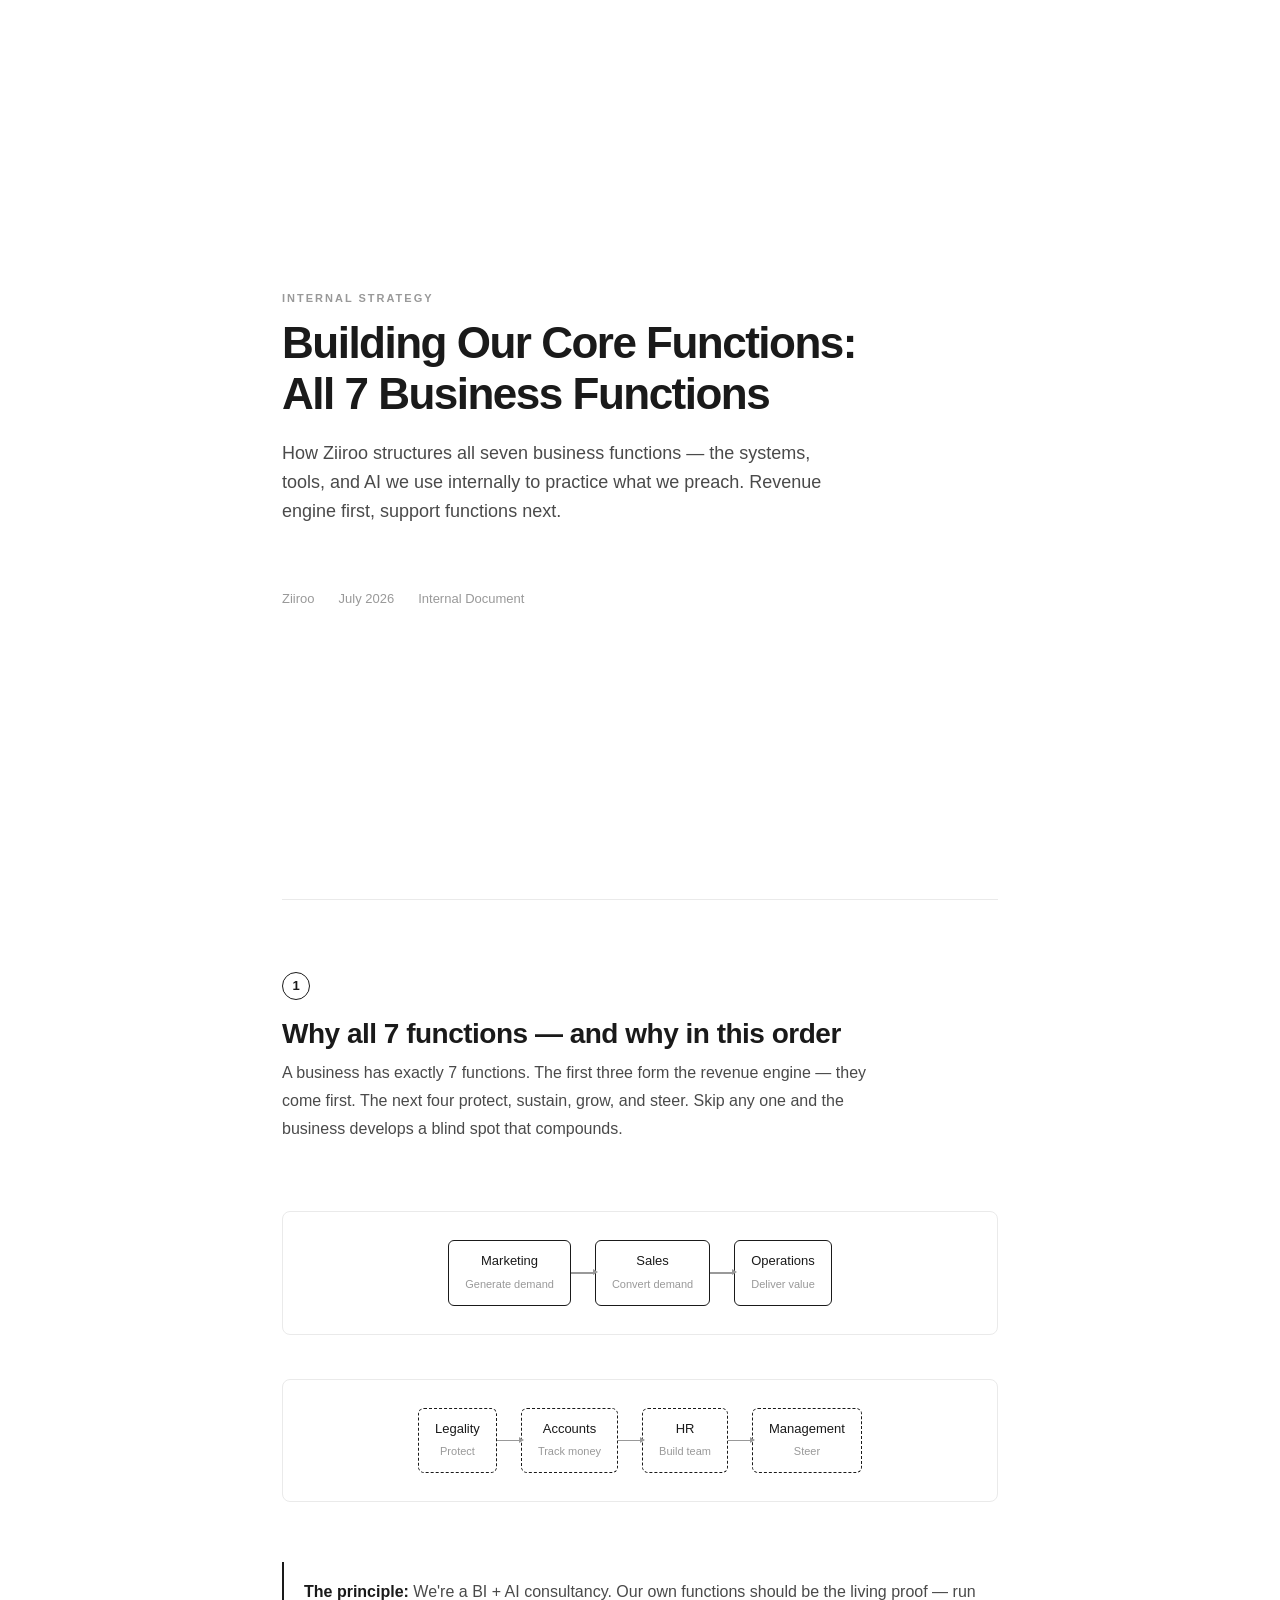
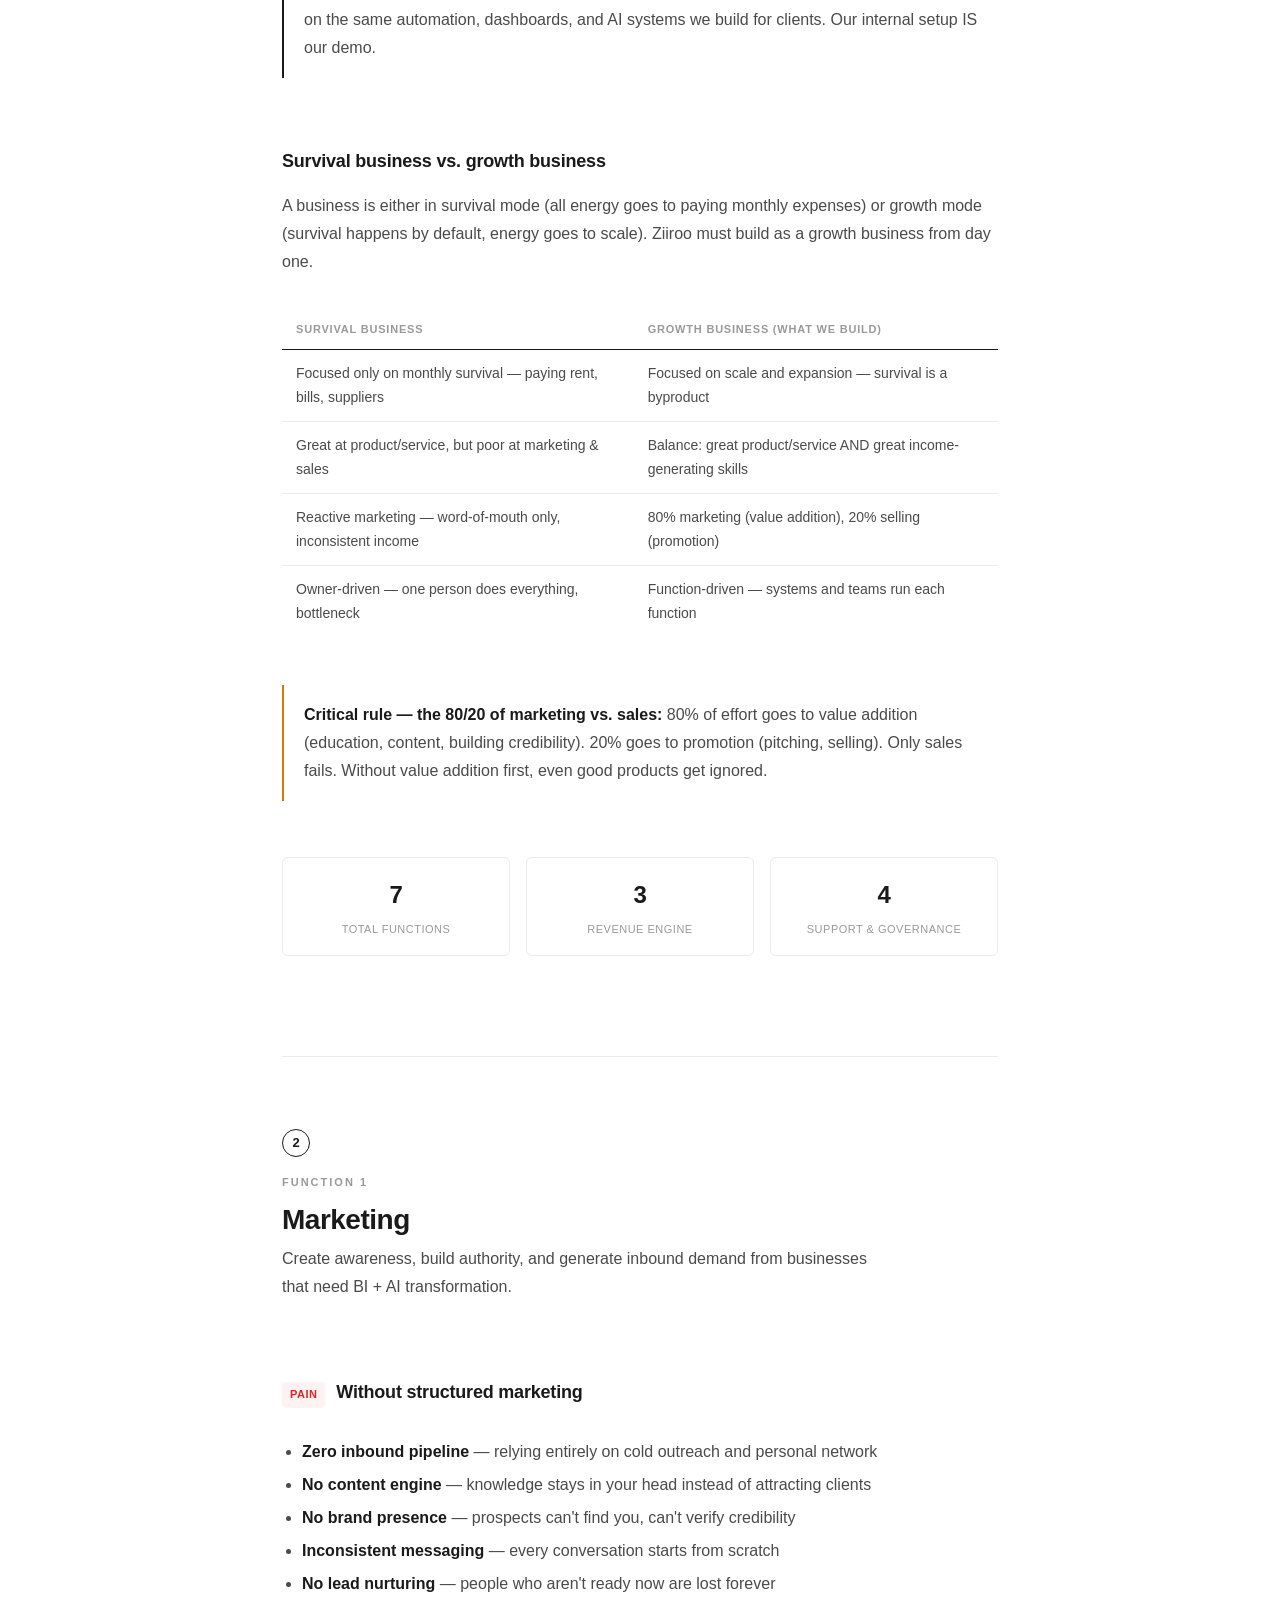
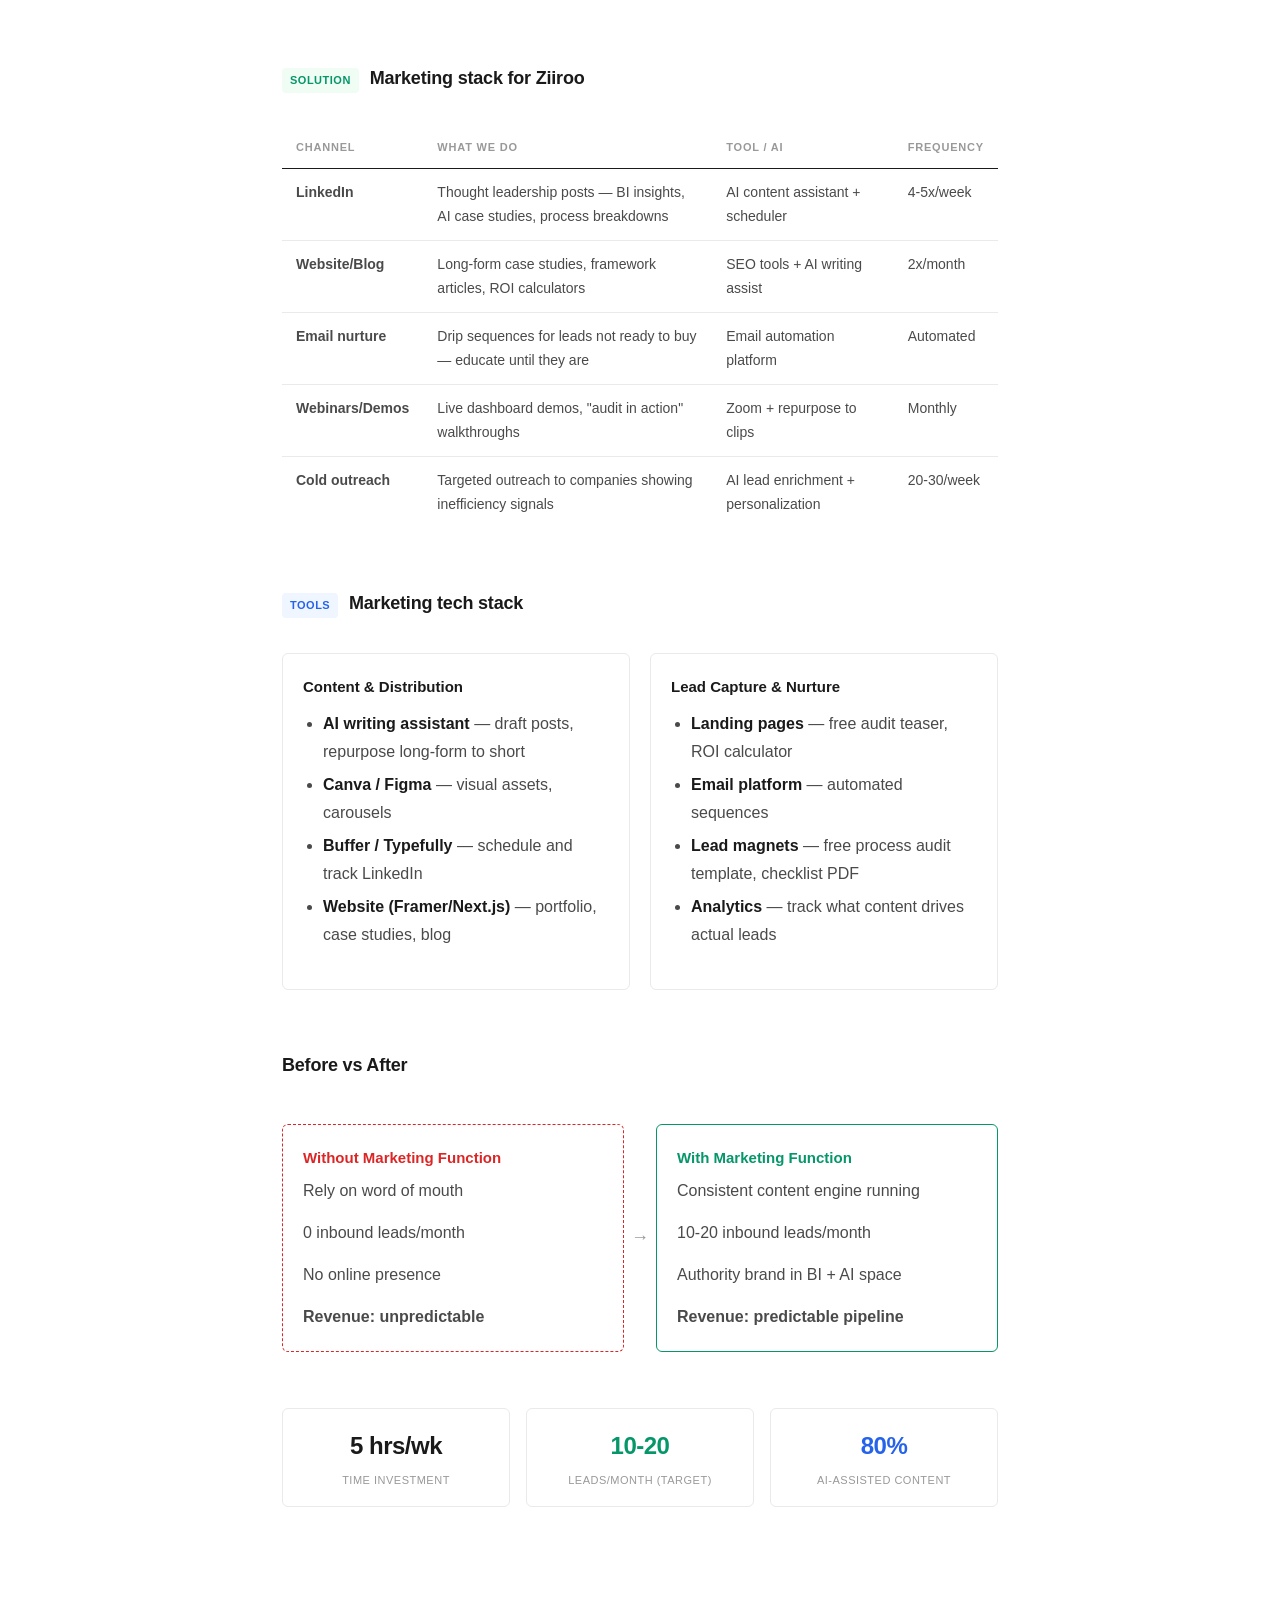
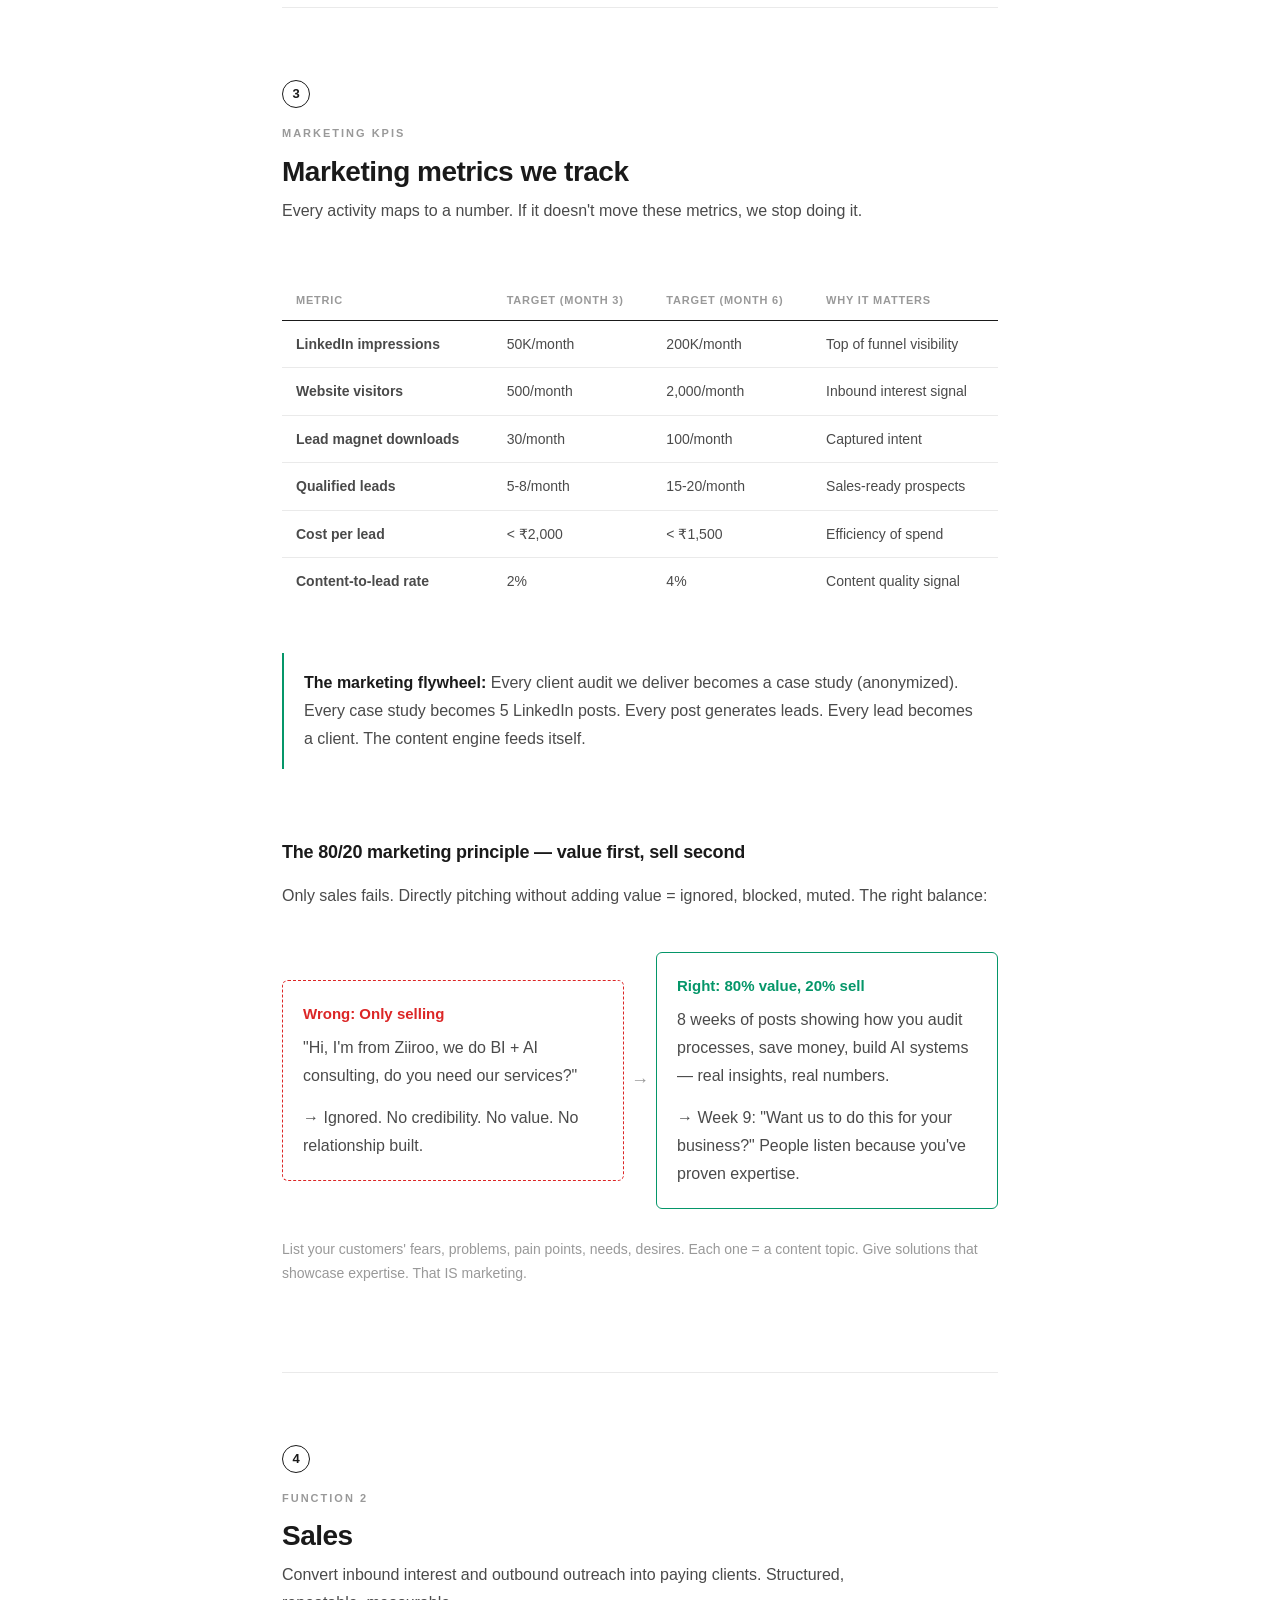
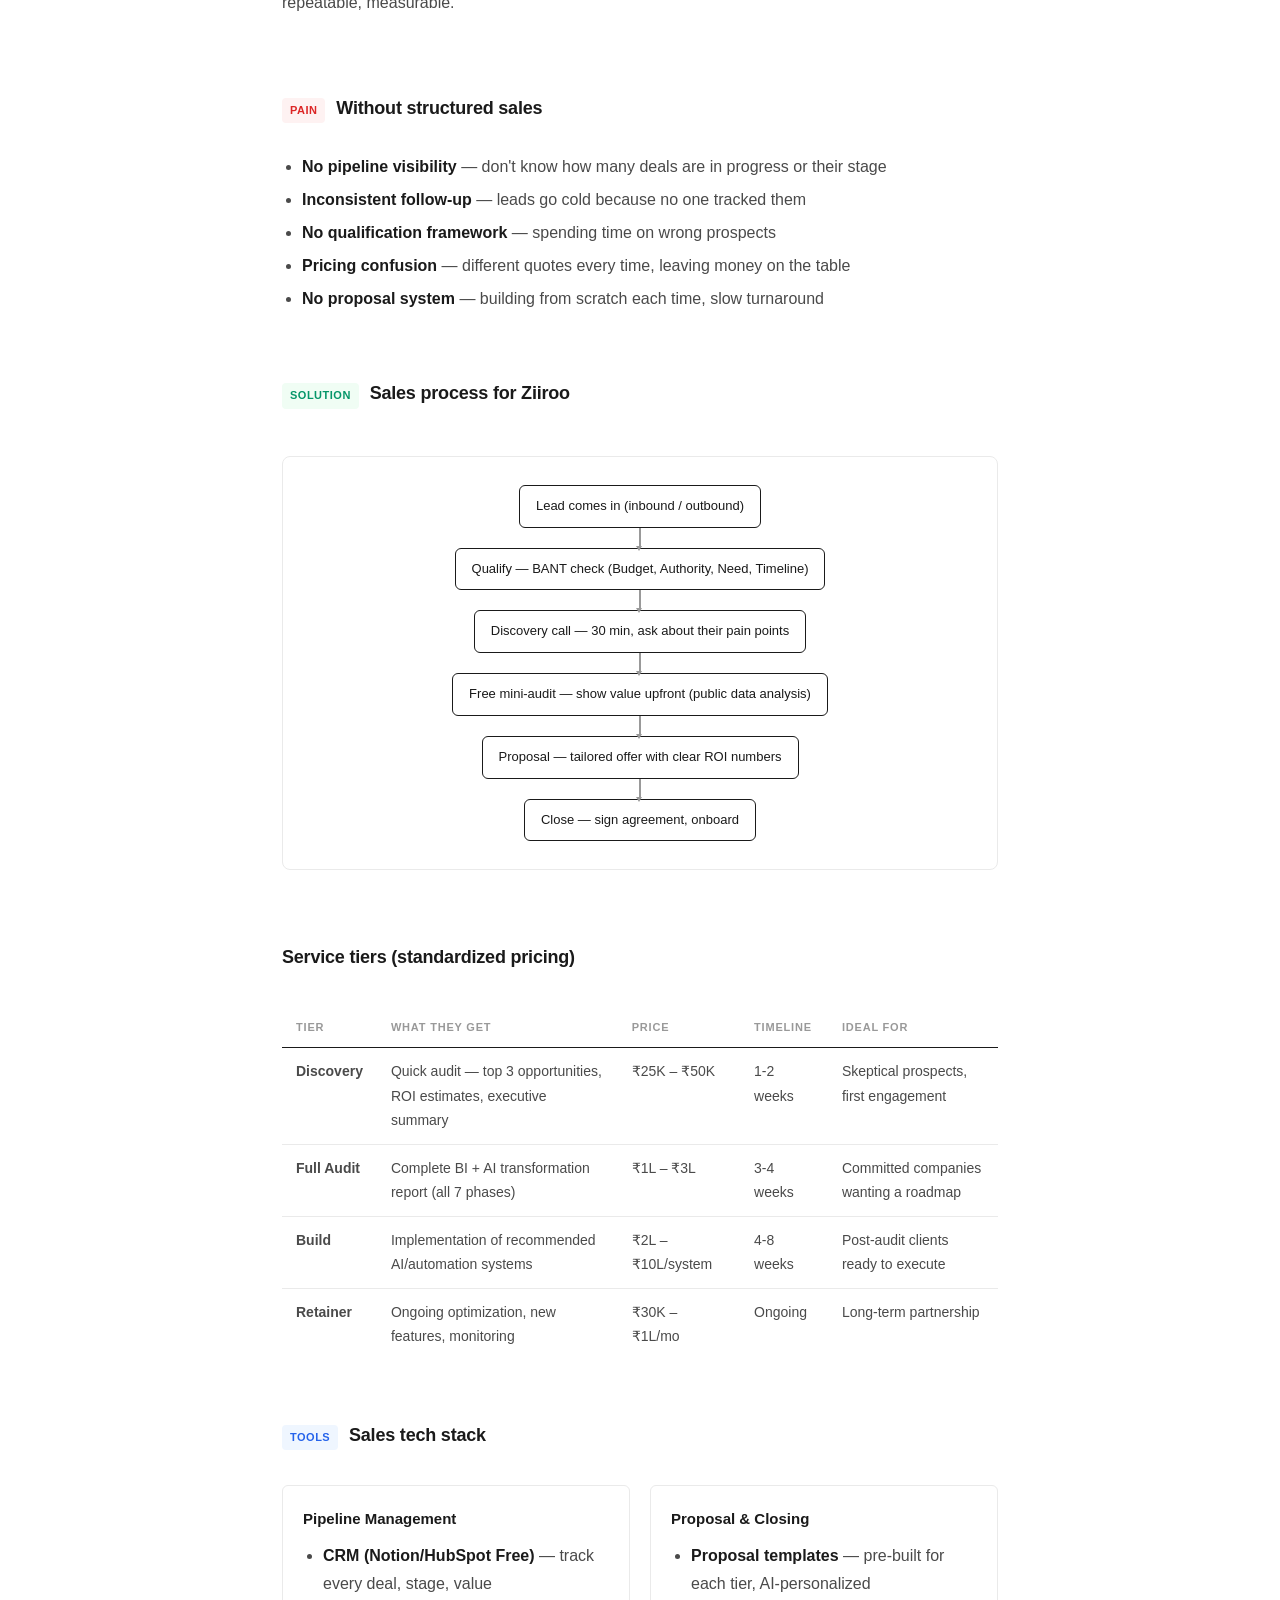
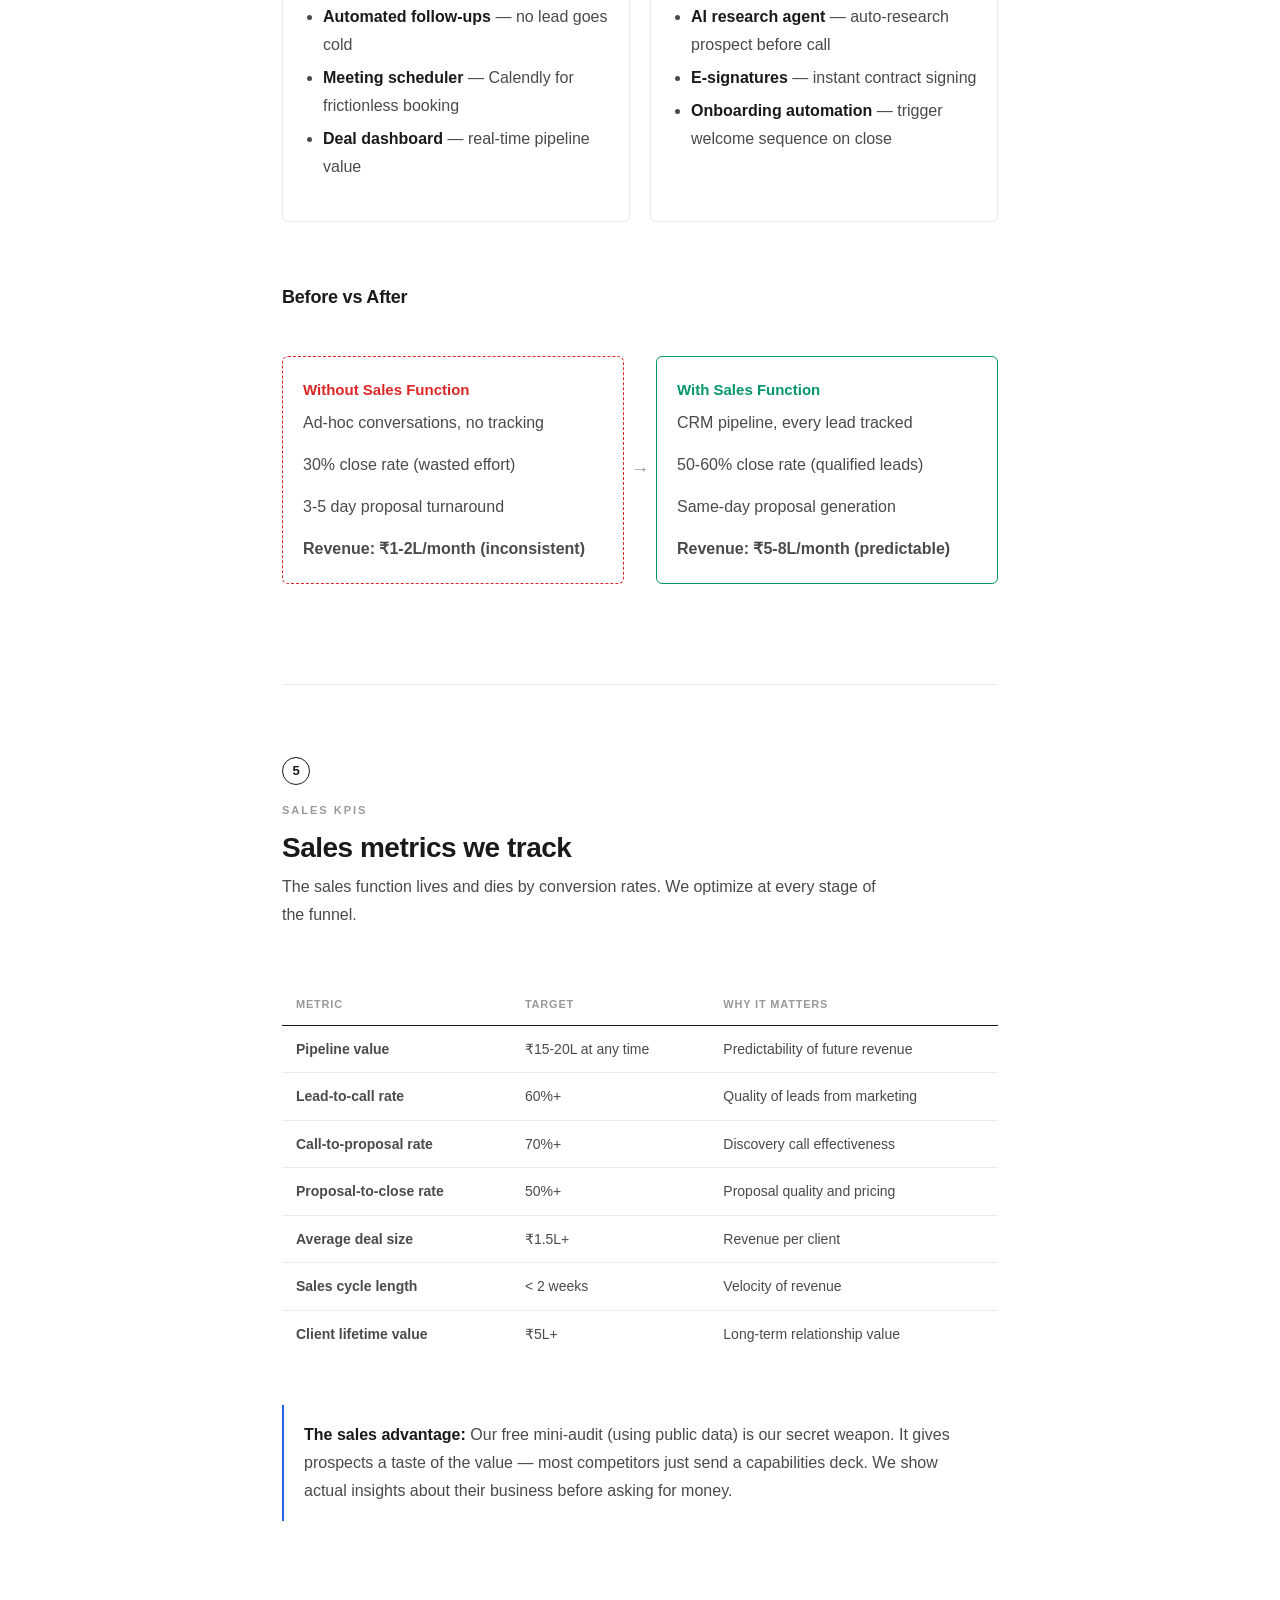
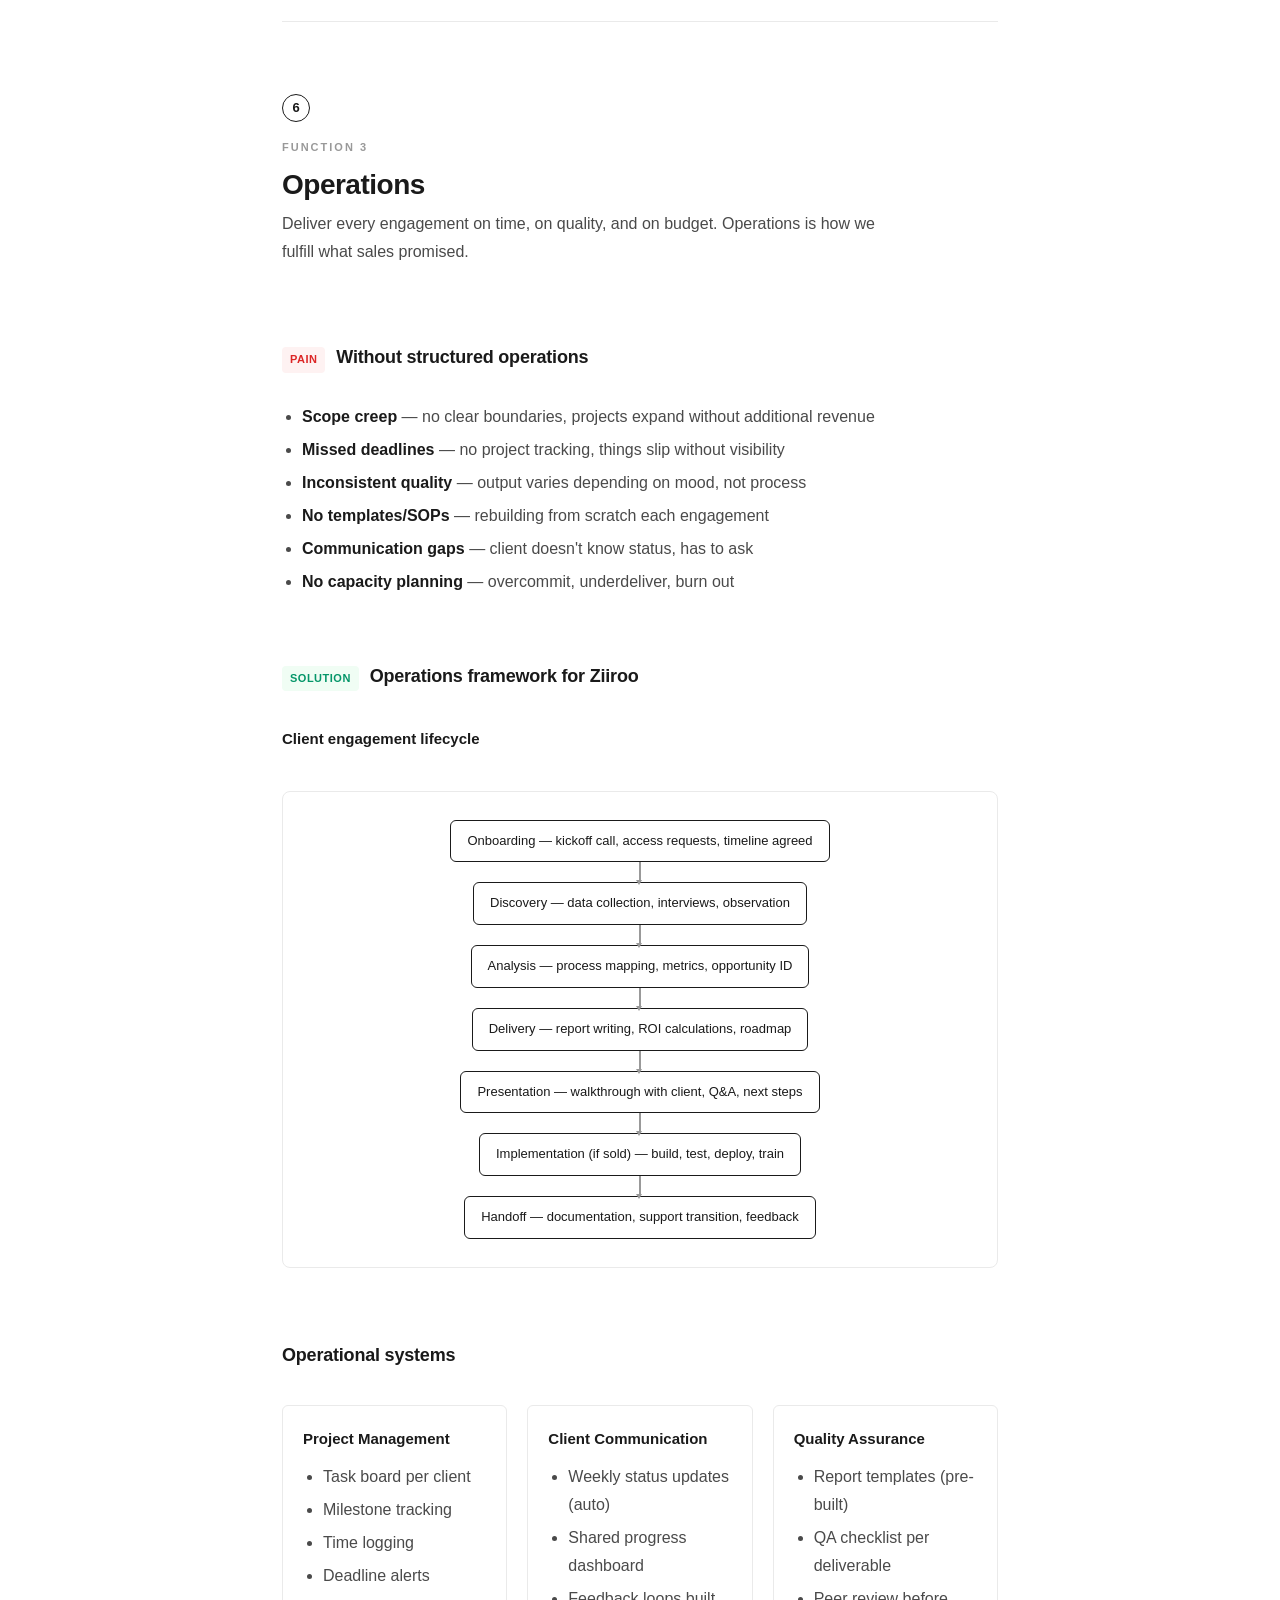
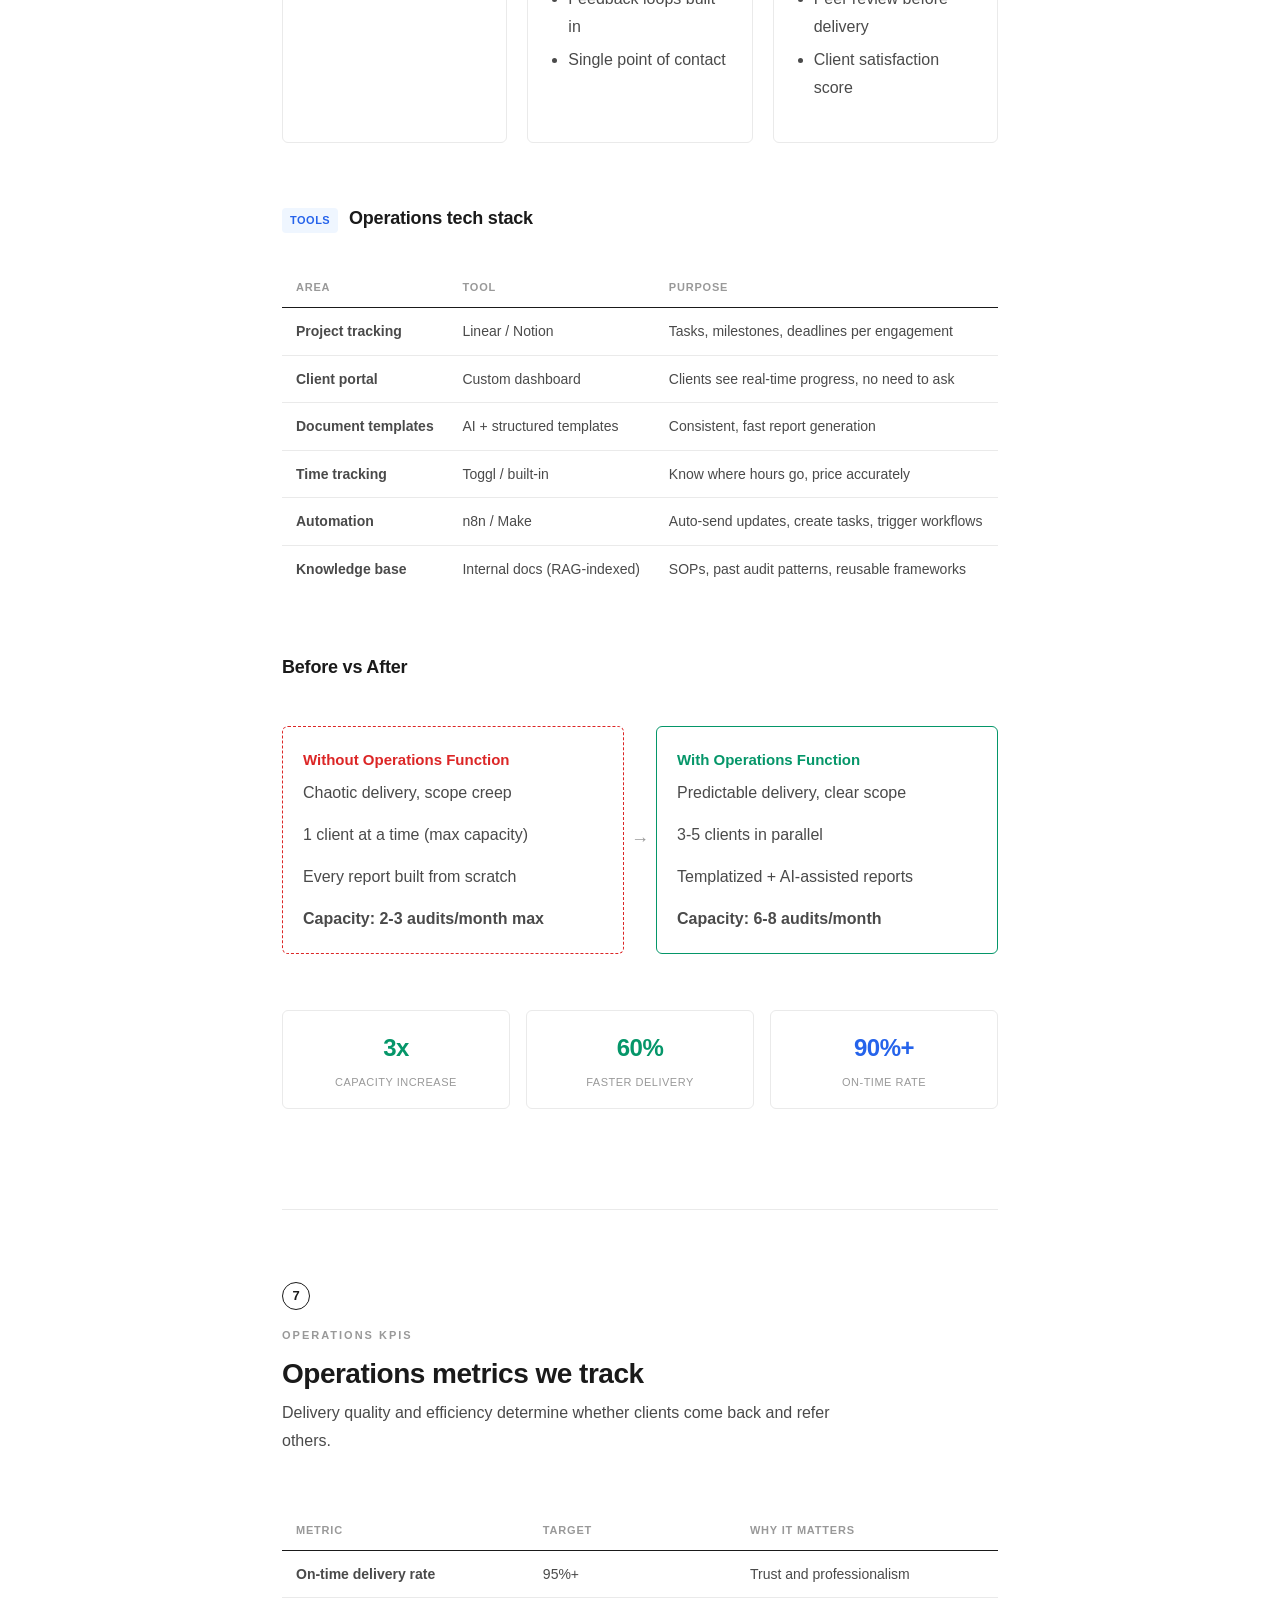
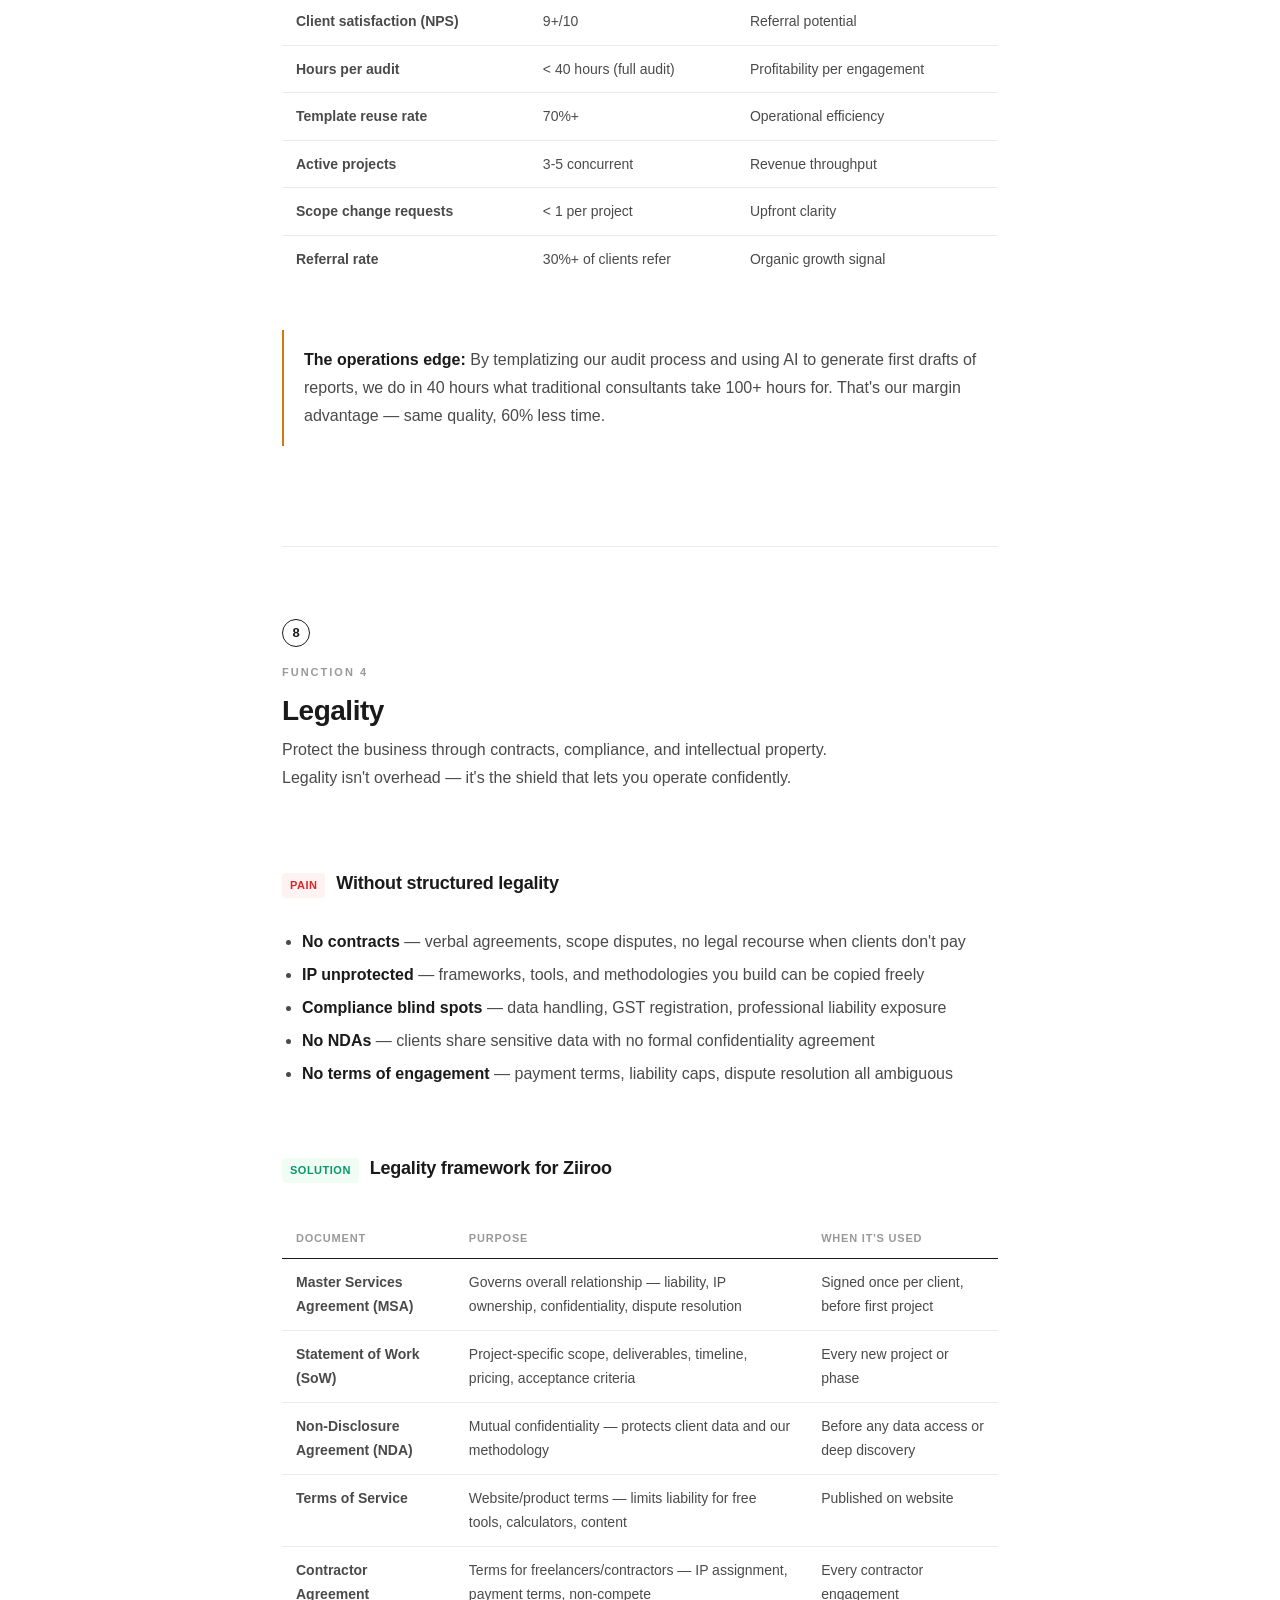
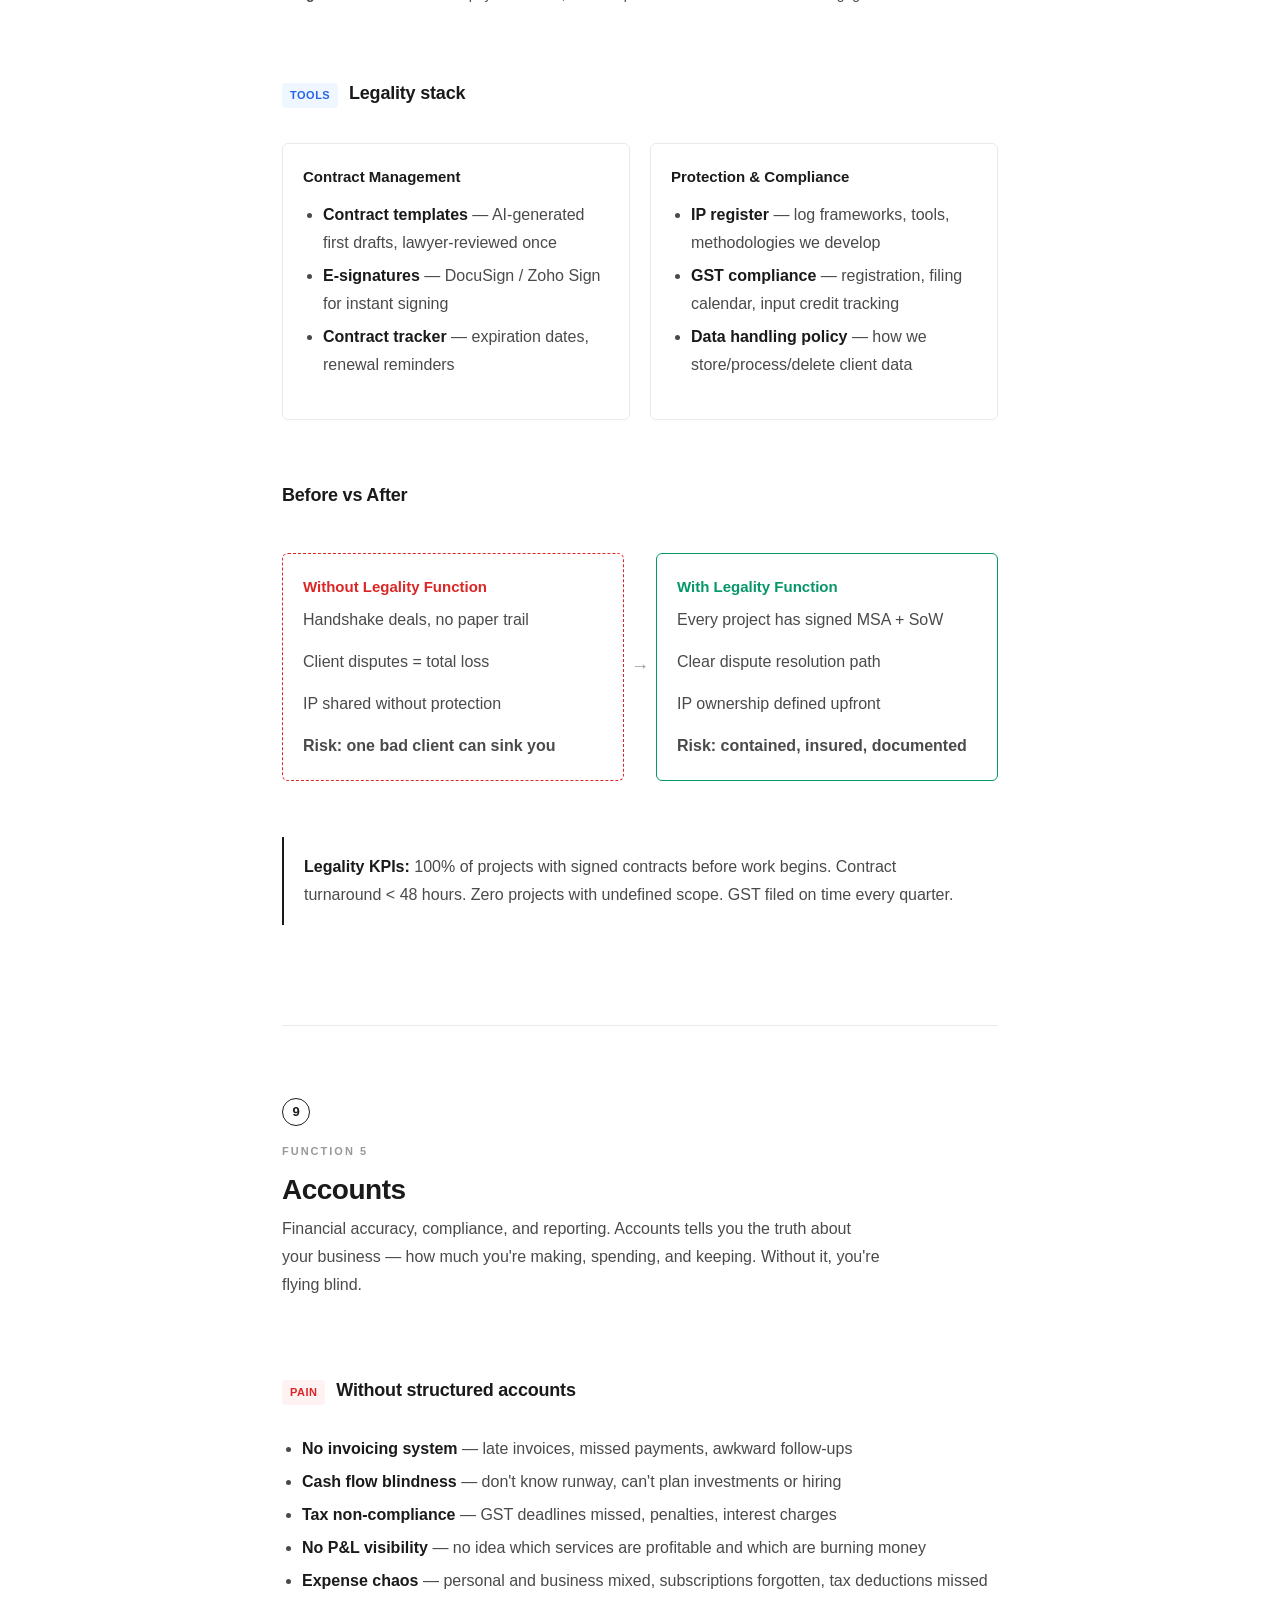
<file: functions-proposal.html>
<!DOCTYPE html>
<html lang="en">
<head>
    <meta charset="UTF-8">
    <meta name="viewport" content="width=device-width, initial-scale=1.0">
    <title>Ziiroo — All 7 Functions Blueprint</title>
    <style>
        :root {
            --fg: #1a1a1a;
            --fg-secondary: #4a4a4a;
            --fg-muted: #999;
            --bg: #fff;
            --bg-subtle: #fafafa;
            --border: #eaeaea;
            --accent: #111;
            --green: #059669;
            --red: #dc2626;
            --blue: #2563eb;
            --orange: #d97706;
        }

        * { margin: 0; padding: 0; box-sizing: border-box; }

        body {
            font-family: -apple-system, BlinkMacSystemFont, 'Segoe UI', 'Inter', sans-serif;
            color: var(--fg);
            background: var(--bg);
            line-height: 1.75;
            font-size: 16px;
            -webkit-font-smoothing: antialiased;
        }

        .page { max-width: 780px; margin: 0 auto; padding: 0 32px; }

        /* Slides */
        .slide {
            min-height: 100vh;
            display: flex;
            flex-direction: column;
            justify-content: center;
            padding: 80px 0;
            border-bottom: 1px solid var(--border);
            page-break-after: always;
        }

        .slide.compact {
            min-height: auto;
            padding: 72px 0;
        }

        .slide-label {
            font-size: 11px;
            font-weight: 600;
            letter-spacing: 2px;
            text-transform: uppercase;
            color: var(--fg-muted);
            margin-bottom: 10px;
        }

        .slide-num {
            display: inline-block;
            width: 28px;
            height: 28px;
            border-radius: 50%;
            border: 1.5px solid var(--fg);
            font-size: 13px;
            font-weight: 600;
            text-align: center;
            line-height: 26px;
            margin-bottom: 16px;
        }

        h1 {
            font-size: 44px;
            font-weight: 700;
            line-height: 1.15;
            letter-spacing: -1.5px;
            margin-bottom: 20px;
        }

        h2 {
            font-size: 28px;
            font-weight: 700;
            letter-spacing: -0.5px;
            margin-bottom: 8px;
            line-height: 1.25;
        }

        h3 {
            font-size: 18px;
            font-weight: 600;
            margin: 40px 0 14px;
            letter-spacing: -0.2px;
        }

        h4 {
            font-size: 15px;
            font-weight: 600;
            margin: 20px 0 6px;
        }

        p { margin-bottom: 14px; color: var(--fg-secondary); }
        .lead { font-size: 18px; max-width: 560px; line-height: 1.6; }
        .sublead { font-size: 16px; color: var(--fg-secondary); max-width: 600px; margin-bottom: 36px; }

        ul, ol { padding-left: 20px; margin: 10px 0 20px; }
        li { margin: 5px 0; color: var(--fg-secondary); }
        li strong { color: var(--fg); }

        /* Callout */
        .callout {
            border-left: 2px solid var(--fg);
            padding: 16px 20px;
            margin: 28px 0;
        }
        .callout p { margin: 0; }
        .callout strong { color: var(--fg); }

        .callout.green { border-left-color: var(--green); }
        .callout.blue { border-left-color: var(--blue); }
        .callout.orange { border-left-color: var(--orange); }

        /* Tables */
        table { width: 100%; border-collapse: collapse; margin: 20px 0; font-size: 14px; }
        th {
            text-align: left; padding: 10px 14px; font-weight: 600;
            font-size: 11px; text-transform: uppercase; letter-spacing: 0.8px;
            color: var(--fg-muted); border-bottom: 1px solid var(--fg);
        }
        td { padding: 11px 14px; border-bottom: 1px solid var(--border); color: var(--fg-secondary); vertical-align: top; }
        tr:last-child td { border-bottom: none; }

        /* Grid */
        .grid-2 { display: grid; grid-template-columns: 1fr 1fr; gap: 20px; margin: 20px 0; }
        .grid-3 { display: grid; grid-template-columns: 1fr 1fr 1fr; gap: 20px; margin: 20px 0; }
        .grid-item { padding: 20px; border: 1px solid var(--border); border-radius: 6px; }
        .grid-item h4 { margin-top: 0; }
        .grid-item p:last-child { margin-bottom: 0; }

        /* Metrics */
        .metric-row { display: flex; gap: 16px; margin: 28px 0; flex-wrap: wrap; }
        .metric { flex: 1; min-width: 140px; padding: 16px; border: 1px solid var(--border); border-radius: 6px; text-align: center; }
        .metric-value { font-size: 24px; font-weight: 700; letter-spacing: -0.5px; }
        .metric-label { font-size: 11px; color: var(--fg-muted); text-transform: uppercase; letter-spacing: 0.5px; margin-top: 4px; }
        .green { color: var(--green); }
        .red { color: var(--red); }
        .blue { color: var(--blue); }

        /* Compare */
        .compare { display: grid; grid-template-columns: 1fr 32px 1fr; align-items: center; margin: 28px 0; }
        .compare-box { padding: 20px; border: 1px solid var(--border); border-radius: 6px; }
        .compare-box.before { border-color: var(--red); border-style: dashed; }
        .compare-box.after { border-color: var(--green); }
        .compare-arrow { text-align: center; font-size: 18px; color: var(--fg-muted); }

        /* Flow */
        .flow { margin: 32px 0; padding: 28px 24px; border: 1px solid var(--border); border-radius: 8px; }
        .flow-v { display: flex; flex-direction: column; align-items: center; gap: 0; }
        .flow-h { display: flex; align-items: center; gap: 0; justify-content: center; flex-wrap: nowrap; }
        .flow-node { padding: 9px 16px; border: 1.5px solid var(--fg); border-radius: 6px; font-size: 13px; font-weight: 500; text-align: center; color: var(--fg); background: var(--bg); white-space: nowrap; }
        .flow-node.muted { border-color: var(--border); color: var(--fg-secondary); }
        .flow-connector { width: 1.5px; height: 20px; background: var(--fg-muted); position: relative; }
        .flow-connector::after { content: ''; position: absolute; bottom: -3px; left: -3px; width: 0; height: 0; border-left: 3.5px solid transparent; border-right: 3.5px solid transparent; border-top: 5px solid var(--fg-muted); }
        .flow-h-arrow { width: 24px; min-width: 24px; height: 1.5px; background: var(--fg-muted); position: relative; flex-shrink: 0; }
        .flow-h-arrow::after { content: ''; position: absolute; right: -3px; top: -3px; width: 0; height: 0; border-top: 3.5px solid transparent; border-bottom: 3.5px solid transparent; border-left: 5px solid var(--fg-muted); }

        /* Tags */
        .tag { display: inline-block; font-size: 11px; font-weight: 600; letter-spacing: 0.5px; padding: 3px 8px; border-radius: 4px; margin-right: 6px; text-transform: uppercase; }
        .tag.pain { background: #fef2f2; color: var(--red); }
        .tag.solution { background: #f0fdf4; color: var(--green); }
        .tag.tool { background: #eff6ff; color: var(--blue); }

        /* Timeline */
        .timeline-item { padding: 16px 0 16px 24px; border-left: 1.5px solid var(--border); position: relative; margin-left: 6px; }
        .timeline-item::before { content: ''; position: absolute; left: -4px; top: 24px; width: 7px; height: 7px; border-radius: 50%; background: var(--fg); }
        .timeline-item:last-child { border-left-color: transparent; }
        .timeline-label { font-size: 11px; font-weight: 600; text-transform: uppercase; letter-spacing: 1.5px; color: var(--fg-muted); margin-bottom: 4px; }

        /* Gantt */
        .gantt { margin: 28px 0; border: 1px solid var(--border); border-radius: 8px; padding: 24px; }
        .gantt-section { margin-bottom: 20px; }
        .gantt-section:last-child { margin-bottom: 0; }
        .gantt-section-label { font-size: 11px; font-weight: 600; text-transform: uppercase; letter-spacing: 1.5px; color: var(--fg-muted); margin-bottom: 8px; }
        .gantt-bar-row { display: grid; grid-template-columns: 160px 1fr; align-items: center; margin: 4px 0; }
        .gantt-bar-label { font-size: 13px; color: var(--fg-secondary); }
        .gantt-bar-track { height: 6px; background: var(--border); border-radius: 3px; position: relative; }
        .gantt-bar { position: absolute; height: 100%; border-radius: 3px; top: 0; }
        .gantt-bar.green { background: var(--green); }
        .gantt-bar.blue { background: var(--blue); }
        .gantt-bar.dark { background: var(--fg); }

        /* Footer */
        .footer { margin-top: 56px; padding-top: 28px; border-top: 1px solid var(--border); font-size: 13px; color: var(--fg-muted); }

        @media (max-width: 640px) {
            h1 { font-size: 28px; }
            .grid-2, .grid-3 { grid-template-columns: 1fr; }
            .compare { grid-template-columns: 1fr; gap: 12px; }
            .compare-arrow { transform: rotate(90deg); }
            .metric-row { flex-direction: column; }
            .slide { min-height: auto; padding: 48px 0; }
        }

        @media print {
            .slide { min-height: auto; padding: 48px 0; }
        }
    </style>
</head>
<body>
<div class="page">

<!-- SLIDE 0: COVER -->
<div class="slide">
    <div class="slide-label">Internal Strategy</div>
    <h1>Building Our Core Functions:<br>All 7 Business Functions</h1>
    <p class="lead">How Ziiroo structures all seven business functions — the systems, tools, and AI we use internally to practice what we preach. Revenue engine first, support functions next.</p>
    <div style="margin-top:48px; font-size:13px; color:var(--fg-muted); display:flex; gap:24px;">
        <span>Ziiroo</span>
        <span>July 2026</span>
        <span>Internal Document</span>
    </div>
</div>

<!-- SLIDE 1: WHY THESE THREE -->
<div class="slide compact">
    <div class="slide-num">1</div>
    <h2>Why all 7 functions — and why in this order</h2>
    <p class="sublead">A business has exactly 7 functions. The first three form the revenue engine — they come first. The next four protect, sustain, grow, and steer. Skip any one and the business develops a blind spot that compounds.</p>

    <div class="flow">
        <div class="flow-h">
            <div class="flow-node">Marketing<br><span style="font-size:11px;color:var(--fg-muted);">Generate demand</span></div>
            <div class="flow-h-arrow"></div>
            <div class="flow-node">Sales<br><span style="font-size:11px;color:var(--fg-muted);">Convert demand</span></div>
            <div class="flow-h-arrow"></div>
            <div class="flow-node">Operations<br><span style="font-size:11px;color:var(--fg-muted);">Deliver value</span></div>
        </div>
    </div>
    <div class="flow" style="margin-top:12px;">
        <div class="flow-h">
            <div class="flow-node" style="border-style:dashed;">Legality<br><span style="font-size:11px;color:var(--fg-muted);">Protect</span></div>
            <div class="flow-h-arrow"></div>
            <div class="flow-node" style="border-style:dashed;">Accounts<br><span style="font-size:11px;color:var(--fg-muted);">Track money</span></div>
            <div class="flow-h-arrow"></div>
            <div class="flow-node" style="border-style:dashed;">HR<br><span style="font-size:11px;color:var(--fg-muted);">Build team</span></div>
            <div class="flow-h-arrow"></div>
            <div class="flow-node" style="border-style:dashed;">Management<br><span style="font-size:11px;color:var(--fg-muted);">Steer</span></div>
        </div>
    </div>

    <div class="callout">
        <p><strong>The principle:</strong> We're a BI + AI consultancy. Our own functions should be the living proof — run on the same automation, dashboards, and AI systems we build for clients. Our internal setup IS our demo.</p>
    </div>

    <h3>Survival business vs. growth business</h3>
    <p>A business is either in survival mode (all energy goes to paying monthly expenses) or growth mode (survival happens by default, energy goes to scale). Ziiroo must build as a growth business from day one.</p>
    <table>
        <thead>
            <tr><th>Survival business</th><th>Growth business (what we build)</th></tr>
        </thead>
        <tbody>
            <tr><td>Focused only on monthly survival — paying rent, bills, suppliers</td><td>Focused on scale and expansion — survival is a byproduct</td></tr>
            <tr><td>Great at product/service, but poor at marketing & sales</td><td>Balance: great product/service AND great income-generating skills</td></tr>
            <tr><td>Reactive marketing — word-of-mouth only, inconsistent income</td><td>80% marketing (value addition), 20% selling (promotion)</td></tr>
            <tr><td>Owner-driven — one person does everything, bottleneck</td><td>Function-driven — systems and teams run each function</td></tr>
        </tbody>
    </table>

    <div class="callout orange">
        <p><strong>Critical rule — the 80/20 of marketing vs. sales:</strong> 80% of effort goes to value addition (education, content, building credibility). 20% goes to promotion (pitching, selling). Only sales fails. Without value addition first, even good products get ignored.</p>
    </div>

    <div class="metric-row">
        <div class="metric">
            <div class="metric-value">7</div>
            <div class="metric-label">Total functions</div>
        </div>
        <div class="metric">
            <div class="metric-value">3</div>
            <div class="metric-label">Revenue engine</div>
        </div>
        <div class="metric">
            <div class="metric-value">4</div>
            <div class="metric-label">Support & governance</div>
        </div>
    </div>
</div>

<!-- SLIDE 2: MARKETING — PAIN -->
<div class="slide compact">
    <div class="slide-num">2</div>
    <div class="slide-label">Function 1</div>
    <h2>Marketing</h2>
    <p class="sublead">Create awareness, build authority, and generate inbound demand from businesses that need BI + AI transformation.</p>

    <h3><span class="tag pain">Pain</span> Without structured marketing</h3>
    <ul>
        <li><strong>Zero inbound pipeline</strong> — relying entirely on cold outreach and personal network</li>
        <li><strong>No content engine</strong> — knowledge stays in your head instead of attracting clients</li>
        <li><strong>No brand presence</strong> — prospects can't find you, can't verify credibility</li>
        <li><strong>Inconsistent messaging</strong> — every conversation starts from scratch</li>
        <li><strong>No lead nurturing</strong> — people who aren't ready now are lost forever</li>
    </ul>

    <h3><span class="tag solution">Solution</span> Marketing stack for Ziiroo</h3>

    <table>
        <thead>
            <tr><th>Channel</th><th>What we do</th><th>Tool / AI</th><th>Frequency</th></tr>
        </thead>
        <tbody>
            <tr>
                <td><strong>LinkedIn</strong></td>
                <td>Thought leadership posts — BI insights, AI case studies, process breakdowns</td>
                <td>AI content assistant + scheduler</td>
                <td>4-5x/week</td>
            </tr>
            <tr>
                <td><strong>Website/Blog</strong></td>
                <td>Long-form case studies, framework articles, ROI calculators</td>
                <td>SEO tools + AI writing assist</td>
                <td>2x/month</td>
            </tr>
            <tr>
                <td><strong>Email nurture</strong></td>
                <td>Drip sequences for leads not ready to buy — educate until they are</td>
                <td>Email automation platform</td>
                <td>Automated</td>
            </tr>
            <tr>
                <td><strong>Webinars/Demos</strong></td>
                <td>Live dashboard demos, "audit in action" walkthroughs</td>
                <td>Zoom + repurpose to clips</td>
                <td>Monthly</td>
            </tr>
            <tr>
                <td><strong>Cold outreach</strong></td>
                <td>Targeted outreach to companies showing inefficiency signals</td>
                <td>AI lead enrichment + personalization</td>
                <td>20-30/week</td>
            </tr>
        </tbody>
    </table>

    <h3><span class="tag tool">Tools</span> Marketing tech stack</h3>
    <div class="grid-2">
        <div class="grid-item">
            <h4>Content & Distribution</h4>
            <ul>
                <li><strong>AI writing assistant</strong> — draft posts, repurpose long-form to short</li>
                <li><strong>Canva / Figma</strong> — visual assets, carousels</li>
                <li><strong>Buffer / Typefully</strong> — schedule and track LinkedIn</li>
                <li><strong>Website (Framer/Next.js)</strong> — portfolio, case studies, blog</li>
            </ul>
        </div>
        <div class="grid-item">
            <h4>Lead Capture & Nurture</h4>
            <ul>
                <li><strong>Landing pages</strong> — free audit teaser, ROI calculator</li>
                <li><strong>Email platform</strong> — automated sequences</li>
                <li><strong>Lead magnets</strong> — free process audit template, checklist PDF</li>
                <li><strong>Analytics</strong> — track what content drives actual leads</li>
            </ul>
        </div>
    </div>

    <h3>Before vs After</h3>
    <div class="compare">
        <div class="compare-box before">
            <h4 style="margin-top:0; color: var(--red);">Without Marketing Function</h4>
            <p>Rely on word of mouth</p>
            <p>0 inbound leads/month</p>
            <p>No online presence</p>
            <p style="margin-bottom:0;"><strong>Revenue: unpredictable</strong></p>
        </div>
        <div class="compare-arrow">&rarr;</div>
        <div class="compare-box after">
            <h4 style="margin-top:0; color: var(--green);">With Marketing Function</h4>
            <p>Consistent content engine running</p>
            <p>10-20 inbound leads/month</p>
            <p>Authority brand in BI + AI space</p>
            <p style="margin-bottom:0;"><strong>Revenue: predictable pipeline</strong></p>
        </div>
    </div>

    <div class="metric-row">
        <div class="metric">
            <div class="metric-value">5 hrs/wk</div>
            <div class="metric-label">Time Investment</div>
        </div>
        <div class="metric">
            <div class="metric-value green">10-20</div>
            <div class="metric-label">Leads/Month (Target)</div>
        </div>
        <div class="metric">
            <div class="metric-value blue">80%</div>
            <div class="metric-label">AI-Assisted Content</div>
        </div>
    </div>
</div>

<!-- SLIDE 3: MARKETING KPIs -->
<div class="slide compact">
    <div class="slide-num">3</div>
    <div class="slide-label">Marketing KPIs</div>
    <h2>Marketing metrics we track</h2>
    <p class="sublead">Every activity maps to a number. If it doesn't move these metrics, we stop doing it.</p>

    <table>
        <thead>
            <tr><th>Metric</th><th>Target (Month 3)</th><th>Target (Month 6)</th><th>Why it matters</th></tr>
        </thead>
        <tbody>
            <tr><td><strong>LinkedIn impressions</strong></td><td>50K/month</td><td>200K/month</td><td>Top of funnel visibility</td></tr>
            <tr><td><strong>Website visitors</strong></td><td>500/month</td><td>2,000/month</td><td>Inbound interest signal</td></tr>
            <tr><td><strong>Lead magnet downloads</strong></td><td>30/month</td><td>100/month</td><td>Captured intent</td></tr>
            <tr><td><strong>Qualified leads</strong></td><td>5-8/month</td><td>15-20/month</td><td>Sales-ready prospects</td></tr>
            <tr><td><strong>Cost per lead</strong></td><td>&lt; ₹2,000</td><td>&lt; ₹1,500</td><td>Efficiency of spend</td></tr>
            <tr><td><strong>Content-to-lead rate</strong></td><td>2%</td><td>4%</td><td>Content quality signal</td></tr>
        </tbody>
    </table>

    <div class="callout green">
        <p><strong>The marketing flywheel:</strong> Every client audit we deliver becomes a case study (anonymized). Every case study becomes 5 LinkedIn posts. Every post generates leads. Every lead becomes a client. The content engine feeds itself.</p>
    </div>

    <h3>The 80/20 marketing principle — value first, sell second</h3>
    <p>Only sales fails. Directly pitching without adding value = ignored, blocked, muted. The right balance:</p>
    <div class="compare">
        <div class="compare-box before">
            <h4 style="margin-top:0; color: var(--red);">Wrong: Only selling</h4>
            <p>"Hi, I'm from Ziiroo, we do BI + AI consulting, do you need our services?"</p>
            <p style="margin-bottom:0;">→ Ignored. No credibility. No value. No relationship built.</p>
        </div>
        <div class="compare-arrow">&rarr;</div>
        <div class="compare-box after">
            <h4 style="margin-top:0; color: var(--green);">Right: 80% value, 20% sell</h4>
            <p>8 weeks of posts showing how you audit processes, save money, build AI systems — real insights, real numbers.</p>
            <p style="margin-bottom:0;">→ Week 9: "Want us to do this for your business?" People listen because you've proven expertise.</p>
        </div>
    </div>
    <p style="font-size:14px; color:var(--fg-muted);">List your customers' fears, problems, pain points, needs, desires. Each one = a content topic. Give solutions that showcase expertise. That IS marketing.</p>
</div>

<!-- SLIDE 4: SALES — PAIN -->
<div class="slide compact">
    <div class="slide-num">4</div>
    <div class="slide-label">Function 2</div>
    <h2>Sales</h2>
    <p class="sublead">Convert inbound interest and outbound outreach into paying clients. Structured, repeatable, measurable.</p>

    <h3><span class="tag pain">Pain</span> Without structured sales</h3>
    <ul>
        <li><strong>No pipeline visibility</strong> — don't know how many deals are in progress or their stage</li>
        <li><strong>Inconsistent follow-up</strong> — leads go cold because no one tracked them</li>
        <li><strong>No qualification framework</strong> — spending time on wrong prospects</li>
        <li><strong>Pricing confusion</strong> — different quotes every time, leaving money on the table</li>
        <li><strong>No proposal system</strong> — building from scratch each time, slow turnaround</li>
    </ul>

    <h3><span class="tag solution">Solution</span> Sales process for Ziiroo</h3>

    <div class="flow">
        <div class="flow-v">
            <div class="flow-node">Lead comes in (inbound / outbound)</div>
            <div class="flow-connector"></div>
            <div class="flow-node">Qualify — BANT check (Budget, Authority, Need, Timeline)</div>
            <div class="flow-connector"></div>
            <div class="flow-node">Discovery call — 30 min, ask about their pain points</div>
            <div class="flow-connector"></div>
            <div class="flow-node">Free mini-audit — show value upfront (public data analysis)</div>
            <div class="flow-connector"></div>
            <div class="flow-node">Proposal — tailored offer with clear ROI numbers</div>
            <div class="flow-connector"></div>
            <div class="flow-node">Close — sign agreement, onboard</div>
        </div>
    </div>

    <h3>Service tiers (standardized pricing)</h3>
    <table>
        <thead>
            <tr><th>Tier</th><th>What they get</th><th>Price</th><th>Timeline</th><th>Ideal for</th></tr>
        </thead>
        <tbody>
            <tr>
                <td><strong>Discovery</strong></td>
                <td>Quick audit — top 3 opportunities, ROI estimates, executive summary</td>
                <td>₹25K – ₹50K</td>
                <td>1-2 weeks</td>
                <td>Skeptical prospects, first engagement</td>
            </tr>
            <tr>
                <td><strong>Full Audit</strong></td>
                <td>Complete BI + AI transformation report (all 7 phases)</td>
                <td>₹1L – ₹3L</td>
                <td>3-4 weeks</td>
                <td>Committed companies wanting a roadmap</td>
            </tr>
            <tr>
                <td><strong>Build</strong></td>
                <td>Implementation of recommended AI/automation systems</td>
                <td>₹2L – ₹10L/system</td>
                <td>4-8 weeks</td>
                <td>Post-audit clients ready to execute</td>
            </tr>
            <tr>
                <td><strong>Retainer</strong></td>
                <td>Ongoing optimization, new features, monitoring</td>
                <td>₹30K – ₹1L/mo</td>
                <td>Ongoing</td>
                <td>Long-term partnership</td>
            </tr>
        </tbody>
    </table>

    <h3><span class="tag tool">Tools</span> Sales tech stack</h3>
    <div class="grid-2">
        <div class="grid-item">
            <h4>Pipeline Management</h4>
            <ul>
                <li><strong>CRM (Notion/HubSpot Free)</strong> — track every deal, stage, value</li>
                <li><strong>Automated follow-ups</strong> — no lead goes cold</li>
                <li><strong>Meeting scheduler</strong> — Calendly for frictionless booking</li>
                <li><strong>Deal dashboard</strong> — real-time pipeline value</li>
            </ul>
        </div>
        <div class="grid-item">
            <h4>Proposal & Closing</h4>
            <ul>
                <li><strong>Proposal templates</strong> — pre-built for each tier, AI-personalized</li>
                <li><strong>AI research agent</strong> — auto-research prospect before call</li>
                <li><strong>E-signatures</strong> — instant contract signing</li>
                <li><strong>Onboarding automation</strong> — trigger welcome sequence on close</li>
            </ul>
        </div>
    </div>

    <h3>Before vs After</h3>
    <div class="compare">
        <div class="compare-box before">
            <h4 style="margin-top:0; color: var(--red);">Without Sales Function</h4>
            <p>Ad-hoc conversations, no tracking</p>
            <p>30% close rate (wasted effort)</p>
            <p>3-5 day proposal turnaround</p>
            <p style="margin-bottom:0;"><strong>Revenue: ₹1-2L/month (inconsistent)</strong></p>
        </div>
        <div class="compare-arrow">&rarr;</div>
        <div class="compare-box after">
            <h4 style="margin-top:0; color: var(--green);">With Sales Function</h4>
            <p>CRM pipeline, every lead tracked</p>
            <p>50-60% close rate (qualified leads)</p>
            <p>Same-day proposal generation</p>
            <p style="margin-bottom:0;"><strong>Revenue: ₹5-8L/month (predictable)</strong></p>
        </div>
    </div>
</div>

<!-- SLIDE 5: SALES KPIs -->
<div class="slide compact">
    <div class="slide-num">5</div>
    <div class="slide-label">Sales KPIs</div>
    <h2>Sales metrics we track</h2>
    <p class="sublead">The sales function lives and dies by conversion rates. We optimize at every stage of the funnel.</p>

    <table>
        <thead>
            <tr><th>Metric</th><th>Target</th><th>Why it matters</th></tr>
        </thead>
        <tbody>
            <tr><td><strong>Pipeline value</strong></td><td>₹15-20L at any time</td><td>Predictability of future revenue</td></tr>
            <tr><td><strong>Lead-to-call rate</strong></td><td>60%+</td><td>Quality of leads from marketing</td></tr>
            <tr><td><strong>Call-to-proposal rate</strong></td><td>70%+</td><td>Discovery call effectiveness</td></tr>
            <tr><td><strong>Proposal-to-close rate</strong></td><td>50%+</td><td>Proposal quality and pricing</td></tr>
            <tr><td><strong>Average deal size</strong></td><td>₹1.5L+</td><td>Revenue per client</td></tr>
            <tr><td><strong>Sales cycle length</strong></td><td>&lt; 2 weeks</td><td>Velocity of revenue</td></tr>
            <tr><td><strong>Client lifetime value</strong></td><td>₹5L+</td><td>Long-term relationship value</td></tr>
        </tbody>
    </table>

    <div class="callout blue">
        <p><strong>The sales advantage:</strong> Our free mini-audit (using public data) is our secret weapon. It gives prospects a taste of the value — most competitors just send a capabilities deck. We show actual insights about their business before asking for money.</p>
    </div>
</div>

<!-- SLIDE 6: OPERATIONS — PAIN -->
<div class="slide compact">
    <div class="slide-num">6</div>
    <div class="slide-label">Function 3</div>
    <h2>Operations</h2>
    <p class="sublead">Deliver every engagement on time, on quality, and on budget. Operations is how we fulfill what sales promised.</p>

    <h3><span class="tag pain">Pain</span> Without structured operations</h3>
    <ul>
        <li><strong>Scope creep</strong> — no clear boundaries, projects expand without additional revenue</li>
        <li><strong>Missed deadlines</strong> — no project tracking, things slip without visibility</li>
        <li><strong>Inconsistent quality</strong> — output varies depending on mood, not process</li>
        <li><strong>No templates/SOPs</strong> — rebuilding from scratch each engagement</li>
        <li><strong>Communication gaps</strong> — client doesn't know status, has to ask</li>
        <li><strong>No capacity planning</strong> — overcommit, underdeliver, burn out</li>
    </ul>

    <h3><span class="tag solution">Solution</span> Operations framework for Ziiroo</h3>

    <h4>Client engagement lifecycle</h4>
    <div class="flow">
        <div class="flow-v">
            <div class="flow-node">Onboarding — kickoff call, access requests, timeline agreed</div>
            <div class="flow-connector"></div>
            <div class="flow-node">Discovery — data collection, interviews, observation</div>
            <div class="flow-connector"></div>
            <div class="flow-node">Analysis — process mapping, metrics, opportunity ID</div>
            <div class="flow-connector"></div>
            <div class="flow-node">Delivery — report writing, ROI calculations, roadmap</div>
            <div class="flow-connector"></div>
            <div class="flow-node">Presentation — walkthrough with client, Q&A, next steps</div>
            <div class="flow-connector"></div>
            <div class="flow-node">Implementation (if sold) — build, test, deploy, train</div>
            <div class="flow-connector"></div>
            <div class="flow-node">Handoff — documentation, support transition, feedback</div>
        </div>
    </div>

    <h3>Operational systems</h3>
    <div class="grid-3">
        <div class="grid-item">
            <h4>Project Management</h4>
            <ul>
                <li>Task board per client</li>
                <li>Milestone tracking</li>
                <li>Time logging</li>
                <li>Deadline alerts</li>
            </ul>
        </div>
        <div class="grid-item">
            <h4>Client Communication</h4>
            <ul>
                <li>Weekly status updates (auto)</li>
                <li>Shared progress dashboard</li>
                <li>Feedback loops built in</li>
                <li>Single point of contact</li>
            </ul>
        </div>
        <div class="grid-item">
            <h4>Quality Assurance</h4>
            <ul>
                <li>Report templates (pre-built)</li>
                <li>QA checklist per deliverable</li>
                <li>Peer review before delivery</li>
                <li>Client satisfaction score</li>
            </ul>
        </div>
    </div>

    <h3><span class="tag tool">Tools</span> Operations tech stack</h3>
    <table>
        <thead>
            <tr><th>Area</th><th>Tool</th><th>Purpose</th></tr>
        </thead>
        <tbody>
            <tr><td><strong>Project tracking</strong></td><td>Linear / Notion</td><td>Tasks, milestones, deadlines per engagement</td></tr>
            <tr><td><strong>Client portal</strong></td><td>Custom dashboard</td><td>Clients see real-time progress, no need to ask</td></tr>
            <tr><td><strong>Document templates</strong></td><td>AI + structured templates</td><td>Consistent, fast report generation</td></tr>
            <tr><td><strong>Time tracking</strong></td><td>Toggl / built-in</td><td>Know where hours go, price accurately</td></tr>
            <tr><td><strong>Automation</strong></td><td>n8n / Make</td><td>Auto-send updates, create tasks, trigger workflows</td></tr>
            <tr><td><strong>Knowledge base</strong></td><td>Internal docs (RAG-indexed)</td><td>SOPs, past audit patterns, reusable frameworks</td></tr>
        </tbody>
    </table>

    <h3>Before vs After</h3>
    <div class="compare">
        <div class="compare-box before">
            <h4 style="margin-top:0; color: var(--red);">Without Operations Function</h4>
            <p>Chaotic delivery, scope creep</p>
            <p>1 client at a time (max capacity)</p>
            <p>Every report built from scratch</p>
            <p style="margin-bottom:0;"><strong>Capacity: 2-3 audits/month max</strong></p>
        </div>
        <div class="compare-arrow">&rarr;</div>
        <div class="compare-box after">
            <h4 style="margin-top:0; color: var(--green);">With Operations Function</h4>
            <p>Predictable delivery, clear scope</p>
            <p>3-5 clients in parallel</p>
            <p>Templatized + AI-assisted reports</p>
            <p style="margin-bottom:0;"><strong>Capacity: 6-8 audits/month</strong></p>
        </div>
    </div>

    <div class="metric-row">
        <div class="metric">
            <div class="metric-value green">3x</div>
            <div class="metric-label">Capacity Increase</div>
        </div>
        <div class="metric">
            <div class="metric-value green">60%</div>
            <div class="metric-label">Faster Delivery</div>
        </div>
        <div class="metric">
            <div class="metric-value blue">90%+</div>
            <div class="metric-label">On-Time Rate</div>
        </div>
    </div>
</div>

<!-- SLIDE 7: OPS KPIs -->
<div class="slide compact">
    <div class="slide-num">7</div>
    <div class="slide-label">Operations KPIs</div>
    <h2>Operations metrics we track</h2>
    <p class="sublead">Delivery quality and efficiency determine whether clients come back and refer others.</p>

    <table>
        <thead>
            <tr><th>Metric</th><th>Target</th><th>Why it matters</th></tr>
        </thead>
        <tbody>
            <tr><td><strong>On-time delivery rate</strong></td><td>95%+</td><td>Trust and professionalism</td></tr>
            <tr><td><strong>Client satisfaction (NPS)</strong></td><td>9+/10</td><td>Referral potential</td></tr>
            <tr><td><strong>Hours per audit</strong></td><td>&lt; 40 hours (full audit)</td><td>Profitability per engagement</td></tr>
            <tr><td><strong>Template reuse rate</strong></td><td>70%+</td><td>Operational efficiency</td></tr>
            <tr><td><strong>Active projects</strong></td><td>3-5 concurrent</td><td>Revenue throughput</td></tr>
            <tr><td><strong>Scope change requests</strong></td><td>&lt; 1 per project</td><td>Upfront clarity</td></tr>
            <tr><td><strong>Referral rate</strong></td><td>30%+ of clients refer</td><td>Organic growth signal</td></tr>
        </tbody>
    </table>

    <div class="callout orange">
        <p><strong>The operations edge:</strong> By templatizing our audit process and using AI to generate first drafts of reports, we do in 40 hours what traditional consultants take 100+ hours for. That's our margin advantage — same quality, 60% less time.</p>
    </div>
</div>

<!-- SLIDE 8: LEGALITY -->
<div class="slide compact">
    <div class="slide-num">8</div>
    <div class="slide-label">Function 4</div>
    <h2>Legality</h2>
    <p class="sublead">Protect the business through contracts, compliance, and intellectual property. Legality isn't overhead — it's the shield that lets you operate confidently.</p>

    <h3><span class="tag pain">Pain</span> Without structured legality</h3>
    <ul>
        <li><strong>No contracts</strong> — verbal agreements, scope disputes, no legal recourse when clients don't pay</li>
        <li><strong>IP unprotected</strong> — frameworks, tools, and methodologies you build can be copied freely</li>
        <li><strong>Compliance blind spots</strong> — data handling, GST registration, professional liability exposure</li>
        <li><strong>No NDAs</strong> — clients share sensitive data with no formal confidentiality agreement</li>
        <li><strong>No terms of engagement</strong> — payment terms, liability caps, dispute resolution all ambiguous</li>
    </ul>

    <h3><span class="tag solution">Solution</span> Legality framework for Ziiroo</h3>
    <table>
        <thead>
            <tr><th>Document</th><th>Purpose</th><th>When it's used</th></tr>
        </thead>
        <tbody>
            <tr><td><strong>Master Services Agreement (MSA)</strong></td><td>Governs overall relationship — liability, IP ownership, confidentiality, dispute resolution</td><td>Signed once per client, before first project</td></tr>
            <tr><td><strong>Statement of Work (SoW)</strong></td><td>Project-specific scope, deliverables, timeline, pricing, acceptance criteria</td><td>Every new project or phase</td></tr>
            <tr><td><strong>Non-Disclosure Agreement (NDA)</strong></td><td>Mutual confidentiality — protects client data and our methodology</td><td>Before any data access or deep discovery</td></tr>
            <tr><td><strong>Terms of Service</strong></td><td>Website/product terms — limits liability for free tools, calculators, content</td><td>Published on website</td></tr>
            <tr><td><strong>Contractor Agreement</strong></td><td>Terms for freelancers/contractors — IP assignment, payment terms, non-compete</td><td>Every contractor engagement</td></tr>
        </tbody>
    </table>

    <h3><span class="tag tool">Tools</span> Legality stack</h3>
    <div class="grid-2">
        <div class="grid-item">
            <h4>Contract Management</h4>
            <ul>
                <li><strong>Contract templates</strong> — AI-generated first drafts, lawyer-reviewed once</li>
                <li><strong>E-signatures</strong> — DocuSign / Zoho Sign for instant signing</li>
                <li><strong>Contract tracker</strong> — expiration dates, renewal reminders</li>
            </ul>
        </div>
        <div class="grid-item">
            <h4>Protection & Compliance</h4>
            <ul>
                <li><strong>IP register</strong> — log frameworks, tools, methodologies we develop</li>
                <li><strong>GST compliance</strong> — registration, filing calendar, input credit tracking</li>
                <li><strong>Data handling policy</strong> — how we store/process/delete client data</li>
            </ul>
        </div>
    </div>

    <h3>Before vs After</h3>
    <div class="compare">
        <div class="compare-box before">
            <h4 style="margin-top:0; color: var(--red);">Without Legality Function</h4>
            <p>Handshake deals, no paper trail</p>
            <p>Client disputes = total loss</p>
            <p>IP shared without protection</p>
            <p style="margin-bottom:0;"><strong>Risk: one bad client can sink you</strong></p>
        </div>
        <div class="compare-arrow">&rarr;</div>
        <div class="compare-box after">
            <h4 style="margin-top:0; color: var(--green);">With Legality Function</h4>
            <p>Every project has signed MSA + SoW</p>
            <p>Clear dispute resolution path</p>
            <p>IP ownership defined upfront</p>
            <p style="margin-bottom:0;"><strong>Risk: contained, insured, documented</strong></p>
        </div>
    </div>

    <div class="callout">
        <p><strong>Legality KPIs:</strong> 100% of projects with signed contracts before work begins. Contract turnaround &lt; 48 hours. Zero projects with undefined scope. GST filed on time every quarter.</p>
    </div>
</div>

<!-- SLIDE 9: ACCOUNTS -->
<div class="slide compact">
    <div class="slide-num">9</div>
    <div class="slide-label">Function 5</div>
    <h2>Accounts</h2>
    <p class="sublead">Financial accuracy, compliance, and reporting. Accounts tells you the truth about your business — how much you're making, spending, and keeping. Without it, you're flying blind.</p>

    <h3><span class="tag pain">Pain</span> Without structured accounts</h3>
    <ul>
        <li><strong>No invoicing system</strong> — late invoices, missed payments, awkward follow-ups</li>
        <li><strong>Cash flow blindness</strong> — don't know runway, can't plan investments or hiring</li>
        <li><strong>Tax non-compliance</strong> — GST deadlines missed, penalties, interest charges</li>
        <li><strong>No P&L visibility</strong> — no idea which services are profitable and which are burning money</li>
        <li><strong>Expense chaos</strong> — personal and business mixed, subscriptions forgotten, tax deductions missed</li>
    </ul>

    <h3><span class="tag solution">Solution</span> Accounts framework for Ziiroo</h3>

    <div class="grid-3">
        <div class="grid-item" style="border-color: var(--green);">
            <h4>Accuracy</h4>
            <p>Every rupee in and out is tracked. Automated invoicing. Expense categorization. Bank reconciliation monthly.</p>
        </div>
        <div class="grid-item" style="border-color: var(--blue);">
            <h4>Compliance</h4>
            <p>GST filed quarterly. TDS deducted and deposited. IT returns filed. Professional tax paid. Zero penalties.</p>
        </div>
        <div class="grid-item" style="border-color: var(--orange);">
            <h4>Reporting</h4>
            <p>Monthly P&L. Cash flow forecast. Revenue by service tier. Client-level profitability. Board-ready financials.</p>
        </div>
    </div>

    <h3>Financial systems</h3>
    <table>
        <thead>
            <tr><th>System</th><th>What it does</th><th>Tool</th><th>Frequency</th></tr>
        </thead>
        <tbody>
            <tr><td><strong>Invoicing</strong></td><td>Auto-generate GST-compliant invoices, send reminders for overdue</td><td>Zoho Invoice / Razorpay</td><td>Per project milestone</td></tr>
            <tr><td><strong>Expense tracking</strong></td><td>Categorize all business expenses, flag subscriptions for review</td><td>Spreadsheet → accounting tool</td><td>Weekly</td></tr>
            <tr><td><strong>P&L dashboard</strong></td><td>Revenue vs costs by service tier, gross margin tracking</td><td>Custom dashboard</td><td>Monthly</td></tr>
            <tr><td><strong>Cash flow forecast</strong></td><td>Project 3-month runway, flag when reserves drop below 2 months</td><td>Spreadsheet model</td><td>Monthly</td></tr>
            <tr><td><strong>Tax calendar</strong></td><td>GST, TDS, advance tax deadlines with automated reminders</td><td>Calendar alerts</td><td>Quarterly</td></tr>
        </tbody>
    </table>

    <h3>Before vs After</h3>
    <div class="compare">
        <div class="compare-box before">
            <h4 style="margin-top:0; color: var(--red);">Without Accounts Function</h4>
            <p>Invoices sent late or forgotten</p>
            <p>No idea of actual profit margin</p>
            <p>Tax penalties from missed deadlines</p>
            <p style="margin-bottom:0;"><strong>Cash flow: reactive, stressful</strong></p>
        </div>
        <div class="compare-arrow">&rarr;</div>
        <div class="compare-box after">
            <h4 style="margin-top:0; color: var(--green);">With Accounts Function</h4>
            <p>Auto-invoicing on milestone completion</p>
            <p>Real-time P&L, know margin per client</p>
            <p>100% compliance, zero penalties</p>
            <p style="margin-bottom:0;"><strong>Cash flow: planned, predictable</strong></p>
        </div>
    </div>

    <div class="callout">
        <p><strong>Accounts KPIs:</strong> Invoice sent within 24 hours of milestone. Average collection period &lt; 15 days. Monthly close completed by 5th of following month. Zero compliance penalties. 3-month cash runway maintained at all times.</p>
    </div>
</div>

<!-- SLIDE 10: HR -->
<div class="slide compact">
    <div class="slide-num">10</div>
    <div class="slide-label">Function 6</div>
    <h2>HR</h2>
    <p class="sublead">Recruit, develop, and retain the right people. HR isn't admin — it's the function that determines whether you can scale beyond yourself.</p>

    <h3><span class="tag pain">Pain</span> Without structured HR</h3>
    <ul>
        <li><strong>Hiring on gut feel</strong> — no assessment framework, wrong hires cost 3-5x their salary in wasted time</li>
        <li><strong>No onboarding</strong> — new people take months to become productive, or leave early</li>
        <li><strong>No performance tracking</strong> — can't tell who's growing and who's coasting</li>
        <li><strong>Retention problems</strong> — good people leave because there's no growth path, development, or recognition</li>
        <li><strong>Culture by accident</strong> — values undefined, behavior standards unclear, toxicity creeps in</li>
    </ul>

    <h3><span class="tag solution">Solution</span> HR framework for Ziiroo</h3>

    <h4>The ASK hiring system — hire talent, not cheap labor</h4>
    <div class="flow">
        <div class="flow-v">
            <div class="flow-node">1. List every specific task the role requires</div>
            <div class="flow-connector"></div>
            <div class="flow-node">2. For each task, define: Attitude + Skill + Knowledge needed</div>
            <div class="flow-connector"></div>
            <div class="flow-node">3. Design assessments: Psychometric (A) · Assignment (S) · Test (K)</div>
            <div class="flow-connector"></div>
            <div class="flow-node">4. Hire the person who scores highest — pay them what they're worth</div>
        </div>
    </div>

    <div class="callout orange">
        <p><strong>One talented person at premium salary > five people at ₹30K who need you to do the work.</strong> The wrong hire doesn't just cost their salary — they cost your time, your clients' trust, and your growth momentum. Hire slow, fire fast.</p>
    </div>

    <h3>HR systems</h3>
    <div class="grid-3">
        <div class="grid-item">
            <h4>Recruit</h4>
            <ul>
                <li>Role-specific task lists</li>
                <li>ASK assessment sheets</li>
                <li>Structured interview process</li>
                <li>Trial period (paid project)</li>
            </ul>
        </div>
        <div class="grid-item">
            <h4>Develop</h4>
            <ul>
                <li>30-60-90 day onboarding plan</li>
                <li>Quarterly skill reviews</li>
                <li>Learning budget per person</li>
                <li>Mentorship from founder</li>
            </ul>
        </div>
        <div class="grid-item">
            <h4>Retain</h4>
            <ul>
                <li>Clear growth path defined</li>
                <li>Performance-linked rewards</li>
                <li>Regular 1-on-1 feedback</li>
                <li>Culture of ownership</li>
            </ul>
        </div>
    </div>

    <h3>Hiring roadmap for Ziiroo</h3>
    <table>
        <thead>
            <tr><th>Hire #</th><th>Role</th><th>When</th><th>Why</th></tr>
        </thead>
        <tbody>
            <tr><td><strong>1</strong></td><td>Operations / Delivery Associate</td><td>When 3+ concurrent clients</td><td>Founder can't deliver and sell simultaneously. Free up time for marketing + sales.</td></tr>
            <tr><td><strong>2</strong></td><td>Content / Marketing Assistant</td><td>When content engine proves ROI</td><td>Scale content output without founder writing everything. Maintain consistency.</td></tr>
            <tr><td><strong>3</strong></td><td>Sales Development Rep</td><td>When inbound pipeline exceeds capacity</td><td>Qualify leads, book calls, follow up. Founder focuses on closing only.</td></tr>
            <tr><td><strong>4</strong></td><td>Accounts / Admin</td><td>When monthly revenue crosses ₹5L</td><td>Invoicing, compliance, expense tracking shouldn't be founder's job at scale.</td></tr>
        </tbody>
    </table>

    <h3>Before vs After</h3>
    <div class="compare">
        <div class="compare-box before">
            <h4 style="margin-top:0; color: var(--red);">Without HR Function</h4>
            <p>Hire on gut, hope for the best</p>
            <p>New hires confused, unproductive</p>
            <p>Good people leave, bad ones stay</p>
            <p style="margin-bottom:0;"><strong>Team: unstable, founder-dependent</strong></p>
        </div>
        <div class="compare-arrow">&rarr;</div>
        <div class="compare-box after">
            <h4 style="margin-top:0; color: var(--green);">With HR Function</h4>
            <p>Systematic hiring with ASK framework</p>
            <p>Onboarding = productive in 30 days</p>
            <p>Growth paths retain top performers</p>
            <p style="margin-bottom:0;"><strong>Team: capable, self-running</strong></p>
        </div>
    </div>

    <div class="callout">
        <p><strong>HR KPIs:</strong> Time-to-hire &lt; 3 weeks. New hire productive within 30 days. Annual retention rate &gt; 85%. Every role has documented task list + ASK profile before recruiting starts.</p>
    </div>
</div>

<!-- SLIDE 11: MANAGEMENT -->
<div class="slide compact">
    <div class="slide-num">11</div>
    <div class="slide-label">Function 7</div>
    <h2>Management</h2>
    <p class="sublead">Strategy, functional oversight, and people leadership. Management is the function that makes all other functions work together — and keeps them aligned to the vision goal.</p>

    <h3><span class="tag pain">Pain</span> Without structured management</h3>
    <ul>
        <li><strong>No strategic planning</strong> — reacting to opportunities instead of creating them</li>
        <li><strong>Firefighting mode</strong> — every day is urgent, nothing is important</li>
        <li><strong>Functions drift</strong> — marketing, sales, ops each doing their own thing with no alignment</li>
        <li><strong>No review cadence</strong> — problems compound silently until crisis</li>
        <li><strong>Owner bottleneck</strong> — every decision waits for the founder, nothing moves independently</li>
    </ul>

    <h3><span class="tag solution">Solution</span> Management framework for Ziiroo</h3>

    <div class="grid-3">
        <div class="grid-item" style="border-color: var(--fg);">
            <h4>Strategy Management</h4>
            <p>Quarterly goals. Vision goal → functional goals → weekly priorities. Review what's working, kill what's not. This is the founder's #1 job.</p>
        </div>
        <div class="grid-item" style="border-color: var(--fg);">
            <h4>Functional Management</h4>
            <p>Build systems in each function, then review them. Two functions at a time. Over 3 years, all 7 become self-running with SOPs, dashboards, and owners.</p>
        </div>
        <div class="grid-item" style="border-color: var(--fg);">
            <h4>People Management</h4>
            <p>Give feedback. Hold people accountable. Fire the wrong people quickly. Reward the right ones generously. One-on-ones weekly, reviews quarterly.</p>
        </div>
    </div>

    <h3>Management operating rhythm</h3>
    <table>
        <thead>
            <tr><th>Cadence</th><th>Activity</th><th>Purpose</th></tr>
        </thead>
        <tbody>
            <tr><td><strong>Daily</strong></td><td>15-min standup (when team exists)</td><td>What's blocked, what's moving, what needs decisions</td></tr>
            <tr><td><strong>Weekly</strong></td><td>Function review — pick 2 functions, review KPIs</td><td>Catch drift early, keep functions aligned</td></tr>
            <tr><td><strong>Monthly</strong></td><td>P&L review + bottleneck identification</td><td>Know the ONE thing limiting growth, focus on it</td></tr>
            <tr><td><strong>Quarterly</strong></td><td>Strategic planning — goals, OKRs, resource allocation</td><td>Set direction, kill underperforming initiatives, double down on winners</td></tr>
            <tr><td><strong>Annually</strong></td><td>Vision goal check — is the target still worth it? Adjust product/service if needed</td><td>Ensure the business model can reach the vision goal</td></tr>
        </tbody>
    </table>

    <h3>The vision goal — your North Star number</h3>
    <div class="callout green">
        <p><strong>Answer one question:</strong> What revenue number would make you feel it was worth giving years of your life to this business? That number becomes the filter for every decision — what marketing strategy to use, who to hire, what to build, what to say no to. If your current product/service can't reach that number, the product must change — not the goal.</p>
    </div>

    <h3>Before vs After</h3>
    <div class="compare">
        <div class="compare-box before">
            <h4 style="margin-top:0; color: var(--red);">Without Management Function</h4>
            <p>Reactive — putting out fires daily</p>
            <p>Functions work in silos</p>
            <p>No strategic direction</p>
            <p style="margin-bottom:0;"><strong>Growth: accidental, unsustainable</strong></p>
        </div>
        <div class="compare-arrow">&rarr;</div>
        <div class="compare-box after">
            <h4 style="margin-top:0; color: var(--green);">With Management Function</h4>
            <p>Proactive — working on the business, not in it</p>
            <p>Functions aligned to vision goal</p>
            <p>Clear priorities, reviewed regularly</p>
            <p style="margin-bottom:0;"><strong>Growth: intentional, compounding</strong></p>
        </div>
    </div>

    <div class="callout">
        <p><strong>Management KPIs:</strong> Vision goal defined and reviewed quarterly. All 7 functions have documented KPIs by Month 6. Monthly bottleneck identified and addressed. Decision turnaround &lt; 48 hours on any blocking issue.</p>
    </div>
</div>

<!-- SLIDE 12: HOW THEY CONNECT -->
<div class="slide compact">
    <div class="slide-num">12</div>
    <div class="slide-label">Integration</div>
    <h2>How all 7 functions connect</h2>
    <p class="sublead">These aren't silos. The revenue engine (Marketing → Sales → Operations) is the core loop. The support functions (Legality, Accounts, HR, Management) protect, sustain, and steer it.</p>

    <div class="flow">
        <div class="flow-v">
            <div class="flow-node" style="font-weight:600;">Marketing creates awareness</div>
            <div class="flow-connector"></div>
            <div class="flow-node">Leads enter CRM with source tracking</div>
            <div class="flow-connector"></div>
            <div class="flow-node" style="font-weight:600;">Sales qualifies and converts</div>
            <div class="flow-connector"></div>
            <div class="flow-node">Legality: MSA + SoW signed before work begins</div>
            <div class="flow-connector"></div>
            <div class="flow-node" style="font-weight:600;">Operations delivers the engagement</div>
            <div class="flow-connector"></div>
            <div class="flow-node">Accounts: invoice on milestone, track payment</div>
            <div class="flow-connector"></div>
            <div class="flow-node">Completed project becomes case study</div>
            <div class="flow-connector"></div>
            <div class="flow-node muted">Case study feeds back to Marketing (loop)</div>
        </div>
    </div>
    <p style="font-size:13px; color:var(--fg-muted); text-align:center; margin-top:8px;">HR supplies the people who run each function. Management keeps all functions aligned to the vision goal.</p>

    <h3>The failure chain — why inconsistency in ANY function breaks the system</h3>
    <table>
        <thead>
            <tr><th>If this breaks</th><th>What happens downstream</th></tr>
        </thead>
        <tbody>
            <tr><td><strong>Marketing inconsistent</strong></td><td>No leads → Sales has nobody to sell to → Pipeline dries up → Revenue drops → Operations has no work</td></tr>
            <tr><td><strong>Sales inconsistent</strong></td><td>Leads come in but don't convert → Operations has no projects → Revenue stalls → Marketing spend feels wasted</td></tr>
            <tr><td><strong>Operations inconsistent</strong></td><td>Delivery is poor → No testimonials, no case studies → Marketing has no proof → Trust breaks → No referrals</td></tr>
            <tr><td><strong>Legality missing</strong></td><td>Scope disputes → unpaid invoices → client conflicts → reputation damage → founders time wasted on firefighting</td></tr>
            <tr><td><strong>Accounts missing</strong></td><td>Cash flow blindness → can't hire → compliance penalties → can't invest in marketing → growth stalls</td></tr>
            <tr><td><strong>HR missing</strong></td><td>Wrong hires → founder does their work → self-employment trap → burnout → revenue caps at one person's output</td></tr>
            <tr><td><strong>Management missing</strong></td><td>Functions drift apart → no strategic direction → reactive firefighting → business stays in survival mode forever</td></tr>
        </tbody>
    </table>
    <div class="callout">
        <p><strong>Build the revenue engine first (Marketing, Sales, Operations), then layer in support functions as you grow.</strong> But don't delay them too long — a business without contracts, financial tracking, hiring systems, or strategic reviews is a survival business pretending to be a growth business.</p>
    </div>

    <h3>Data handoffs between functions</h3>
    <table>
        <thead>
            <tr><th>From</th><th>To</th><th>What passes</th><th>Automated?</th></tr>
        </thead>
        <tbody>
            <tr><td>Marketing</td><td>Sales</td><td>Qualified lead + source + engagement history</td><td>Yes (CRM auto)</td></tr>
            <tr><td>Sales</td><td>Legality</td><td>Client details for contract generation (MSA + SoW)</td><td>Semi-auto (template fill)</td></tr>
            <tr><td>Sales</td><td>Operations</td><td>Signed scope, client details, timeline, access info</td><td>Yes (trigger)</td></tr>
            <tr><td>Operations</td><td>Accounts</td><td>Milestone completion → trigger invoice</td><td>Yes (trigger)</td></tr>
            <tr><td>Operations</td><td>Marketing</td><td>Completed case study, results data, testimonial</td><td>Semi-auto</td></tr>
            <tr><td>Operations</td><td>Sales</td><td>Upsell signals, expansion opportunities</td><td>Manual flag</td></tr>
            <tr><td>Accounts</td><td>Management</td><td>Monthly P&L, cash flow, profitability by client</td><td>Yes (dashboard)</td></tr>
            <tr><td>HR</td><td>All functions</td><td>Hired, onboarded, assessed team members</td><td>Manual + onboarding SOP</td></tr>
            <tr><td>Management</td><td>All functions</td><td>Quarterly goals, priorities, resource allocation</td><td>Manual (strategy review)</td></tr>
        </tbody>
    </table>
</div>

<!-- SLIDE 13: IMPLEMENTATION ROADMAP -->
<div class="slide compact">
    <div class="slide-num">13</div>
    <div class="slide-label">Roadmap</div>
    <h2>Building these functions — timeline</h2>
    <p class="sublead">We don't need everything on day one. Start lean, add sophistication as revenue justifies it.</p>

    <div class="gantt">
        <div class="gantt-section">
            <div class="gantt-section-label">Week 1-2 — Foundation</div>
            <div class="gantt-bar-row">
                <div class="gantt-bar-label">CRM setup</div>
                <div class="gantt-bar-track"><div class="gantt-bar green" style="left:0%;width:15%;"></div></div>
            </div>
            <div class="gantt-bar-row">
                <div class="gantt-bar-label">Sales process documented</div>
                <div class="gantt-bar-track"><div class="gantt-bar green" style="left:0%;width:15%;"></div></div>
            </div>
            <div class="gantt-bar-row">
                <div class="gantt-bar-label">LinkedIn content calendar</div>
                <div class="gantt-bar-track"><div class="gantt-bar green" style="left:5%;width:10%;"></div></div>
            </div>
            <div class="gantt-bar-row">
                <div class="gantt-bar-label">Proposal templates</div>
                <div class="gantt-bar-track"><div class="gantt-bar green" style="left:5%;width:10%;"></div></div>
            </div>
        </div>
        <div class="gantt-section">
            <div class="gantt-section-label">Week 3-4 — Activation</div>
            <div class="gantt-bar-row">
                <div class="gantt-bar-label">Start publishing content</div>
                <div class="gantt-bar-track"><div class="gantt-bar blue" style="left:15%;width:85%;"></div></div>
            </div>
            <div class="gantt-bar-row">
                <div class="gantt-bar-label">Cold outreach begins</div>
                <div class="gantt-bar-track"><div class="gantt-bar blue" style="left:15%;width:20%;"></div></div>
            </div>
            <div class="gantt-bar-row">
                <div class="gantt-bar-label">Audit report template</div>
                <div class="gantt-bar-track"><div class="gantt-bar blue" style="left:15%;width:15%;"></div></div>
            </div>
        </div>
        <div class="gantt-section">
            <div class="gantt-section-label">Month 2 — Optimization</div>
            <div class="gantt-bar-row">
                <div class="gantt-bar-label">Email nurture sequences</div>
                <div class="gantt-bar-track"><div class="gantt-bar dark" style="left:35%;width:20%;"></div></div>
            </div>
            <div class="gantt-bar-row">
                <div class="gantt-bar-label">Client portal</div>
                <div class="gantt-bar-track"><div class="gantt-bar dark" style="left:40%;width:20%;"></div></div>
            </div>
            <div class="gantt-bar-row">
                <div class="gantt-bar-label">AI report generation</div>
                <div class="gantt-bar-track"><div class="gantt-bar dark" style="left:45%;width:25%;"></div></div>
            </div>
        </div>
        <div class="gantt-section">
            <div class="gantt-section-label">Month 3+ — Scale</div>
            <div class="gantt-bar-row">
                <div class="gantt-bar-label">Lead scoring model</div>
                <div class="gantt-bar-track"><div class="gantt-bar dark" style="left:65%;width:20%;"></div></div>
            </div>
            <div class="gantt-bar-row">
                <div class="gantt-bar-label">Automated pipeline reports</div>
                <div class="gantt-bar-track"><div class="gantt-bar dark" style="left:70%;width:15%;"></div></div>
            </div>
            <div class="gantt-bar-row">
                <div class="gantt-bar-label">Scale to 5+ concurrent clients</div>
                <div class="gantt-bar-track"><div class="gantt-bar dark" style="left:75%;width:25%;"></div></div>
            </div>
        </div>
    </div>

    <div class="timeline-item">
        <div class="timeline-label">Week 1-2</div>
        <h4>Set up the infrastructure</h4>
        <p>CRM, proposal templates, content calendar, standardized pricing tiers, project management board. Zero cost tools — focus on process, not software.</p>
    </div>

    <div class="timeline-item">
        <div class="timeline-label">Week 3-4</div>
        <h4>Start generating demand</h4>
        <p>Publish first LinkedIn posts. Begin cold outreach to 20 prospects/week. Complete audit report template. First discovery call booked.</p>
    </div>

    <div class="timeline-item">
        <div class="timeline-label">Month 2</div>
        <h4>First clients + optimize</h4>
        <p>Close first 2-3 paying clients. Learn from delivery. Build email nurture for leads not ready yet. Start automating repetitive ops tasks.</p>
    </div>

    <div class="timeline-item">
        <div class="timeline-label">Month 3+</div>
        <h4>Scale operations</h4>
        <p>AI-assisted report generation. Client portal for status visibility. Handle 5+ concurrent engagements without quality drop. Hire first ops support if needed.</p>
    </div>
</div>

<!-- SLIDE 14: REVENUE MODEL -->
<div class="slide compact">
    <div class="slide-num">14</div>
    <div class="slide-label">Revenue Projection</div>
    <h2>What this looks like financially</h2>
    <p class="sublead">Conservative estimates based on the targets above.</p>

    <table>
        <thead>
            <tr><th>Month</th><th>Clients</th><th>Revenue</th><th>Costs</th><th>Net</th></tr>
        </thead>
        <tbody>
            <tr><td><strong>Month 1</strong></td><td>1-2 discovery audits</td><td>₹50K – ₹1L</td><td>₹10K (tools)</td><td>₹40K – ₹90K</td></tr>
            <tr><td><strong>Month 2</strong></td><td>2-3 clients (mix of tiers)</td><td>₹1.5L – ₹3L</td><td>₹15K</td><td>₹1.35L – ₹2.85L</td></tr>
            <tr><td><strong>Month 3</strong></td><td>3-4 clients + 1 implementation</td><td>₹3L – ₹6L</td><td>₹20K</td><td>₹2.8L – ₹5.8L</td></tr>
            <tr><td><strong>Month 6</strong></td><td>5-6 concurrent + retainers</td><td>₹6L – ₹12L</td><td>₹50K</td><td>₹5.5L – ₹11.5L</td></tr>
        </tbody>
    </table>

    <div class="metric-row">
        <div class="metric">
            <div class="metric-value green">₹6-12L</div>
            <div class="metric-label">Month 6 Revenue</div>
        </div>
        <div class="metric">
            <div class="metric-value green">85%+</div>
            <div class="metric-label">Gross Margin</div>
        </div>
        <div class="metric">
            <div class="metric-value blue">₹0</div>
            <div class="metric-label">Upfront Investment</div>
        </div>
    </div>

    <div class="callout">
        <p><strong>The unit economics:</strong> A full audit takes ~40 hours and earns ₹1-3L. That's ₹2,500-7,500/hour effective rate. Implementation projects are even higher margin because templates and AI do 60% of the work. Margins only improve with scale.</p>
    </div>
</div>

<!-- SLIDE 15: IMMEDIATE ACTIONS -->
<div class="slide compact">
    <div class="slide-num">15</div>
    <div class="slide-label">Next Steps</div>
    <h2>Immediate actions — this week</h2>
    <p class="sublead">Everything above is strategy. Here's what to do tomorrow morning.</p>

    <h3>Marketing (Day 1-3)</h3>
    <ol>
        <li><strong>Write 5 LinkedIn posts</strong> — use the framework doc as source material</li>
        <li><strong>Create a lead magnet</strong> — "Free Process Audit Checklist" or "Is Your Business Losing Money?" quiz</li>
        <li><strong>Set up a simple landing page</strong> — one page, one CTA: "Book a free 15-min audit preview"</li>
    </ol>

    <h3>Sales (Day 2-4)</h3>
    <ol>
        <li><strong>Set up CRM</strong> — even a Notion board with columns: Lead / Contacted / Discovery / Proposal / Closed</li>
        <li><strong>Write the discovery call script</strong> — 10 key questions you ask every prospect</li>
        <li><strong>Build proposal template</strong> — one for Discovery tier, one for Full Audit</li>
        <li><strong>Identify 20 target companies</strong> — local businesses with visible inefficiencies</li>
    </ol>

    <h3>Operations (Day 3-5)</h3>
    <ol>
        <li><strong>Document the audit process</strong> — step-by-step SOP for a full engagement</li>
        <li><strong>Create the report template</strong> — sections pre-built, just fill in client-specific data</li>
        <li><strong>Set up project board</strong> — one template per engagement type</li>
        <li><strong>Define scope boundaries</strong> — what's included per tier, what's extra</li>
    </ol>

    <h3>Legality (Week 1)</h3>
    <ol>
        <li><strong>Draft MSA + NDA templates</strong> — use AI for first draft, get one legal review. Reuse for every client.</li>
        <li><strong>Create SoW template</strong> — one per service tier (Discovery, Full Audit, Build, Retainer)</li>
        <li><strong>Register GST</strong> — if not already done, this unlocks compliant invoicing</li>
    </ol>

    <h3>Accounts (Week 1-2)</h3>
    <ol>
        <li><strong>Set up invoicing</strong> — Zoho Invoice or Razorpay, GST-compliant templates ready</li>
        <li><strong>Create expense tracker</strong> — even a spreadsheet. Categorize: tools, marketing, legal, learning</li>
        <li><strong>Build cash flow model</strong> — simple 3-month forecast, update monthly</li>
        <li><strong>Set tax calendar reminders</strong> — GST quarterly, advance tax quarterly, ITR annually</li>
    </ol>

    <h3>HR (When hiring starts)</h3>
    <ol>
        <li><strong>Write task lists for first 2 roles</strong> — every specific task, not vague descriptions</li>
        <li><strong>Build ASK assessment sheets</strong> — attitude/skill/knowledge criteria per role</li>
        <li><strong>Create 30-60-90 day onboarding plan</strong> — what they learn, do, and own at each stage</li>
    </ol>

    <h3>Management (This week)</h3>
    <ol>
        <li><strong>Define your vision goal</strong> — the revenue number worth giving years of your life for</li>
        <li><strong>Set quarterly OKRs</strong> — 3 objectives, 3 key results each, reviewed weekly</li>
        <li><strong>Start weekly function reviews</strong> — even solo, review 2 functions per week against KPIs</li>
    </ol>

    <div class="callout green">
        <p><strong>Total setup cost: ₹0.</strong> Every tool mentioned has a free tier. The investment is time and focus, not money. Start with process. Add paid tools only when volume demands it.</p>
    </div>
</div>

<!-- SLIDE 16: OWNER'S ROLE + 3 CHANGES -->
<div class="slide compact">
    <div class="slide-num">16</div>
    <div class="slide-label">Founder's Role</div>
    <h2>Your role as founder — management, not firefighting</h2>
    <p class="sublead">Doing everything yourself is not commitment — it's a trap. Your job is management: strategy, functions, and people.</p>

    <h3>The 3 responsibilities of the founder</h3>
    <div class="grid-3">
        <div class="grid-item">
            <h4>1. Strategy management</h4>
            <p>Create strategies for scale, improving profit margins, and improving cash flows. This is your #1 priority — nobody else will do it.</p>
        </div>
        <div class="grid-item">
            <h4>2. Functional management</h4>
            <p>Build systems and teams in each function. Then review them. Two functions at a time. Over 3 years, all 7 functions become self-running.</p>
        </div>
        <div class="grid-item">
            <h4>3. People management</h4>
            <p>Give feedback, hold people accountable, fire the wrong people, reward the right ones. Build a hiring system: list tasks → define attitude/skill/knowledge → prepare assessments.</p>
        </div>
    </div>

    <div class="callout">
        <p><strong>The self-employment trap:</strong> You start a business, hire people, pay salaries — but end up doing the work your team should do. You become the bottleneck. Revenue stalls. The cure: management + one function you're best at. Hire for the other two. One person at a time, one department at a time.</p>
    </div>

    <h3>3 key changes to build Ziiroo as a growth business</h3>
    <table>
        <thead>
            <tr><th>Change</th><th>What it means for Ziiroo</th><th>When</th></tr>
        </thead>
        <tbody>
            <tr>
                <td><strong>1. Enhance clarity</strong></td>
                <td>Define a vision goal (revenue number worth giving years of your life to). Reverse-engineer functional goals — what must marketing, sales, ops each achieve to reach that number.</td>
                <td>This week</td>
            </tr>
            <tr>
                <td><strong>2. Enhance capability</strong></td>
                <td>Learn to create a profitable, scalable business model. Learn to design systems (SOPs, dashboards, trackers) in every function. Learn to hire, appraise, and fire.</td>
                <td>Months 1-3</td>
            </tr>
            <tr>
                <td><strong>3. Enhance courage</strong></td>
                <td>Courage to give fairly (pay for talent). Courage to make decisions (don't wait for perfect conditions). Courage to invest the money you don't have to make the money you desire.</td>
                <td>Always</td>
            </tr>
        </tbody>
    </table>

    <div class="callout green">
        <p><strong>Invest in 4 areas:</strong> Marketing (increase reach), Hiring (delegate to talented people), Automating (become efficient), Learning (make better decisions). These are investments, not expenses. Cutting them paralyzes growth.</p>
    </div>
</div>

<!-- CLOSE -->
<div class="slide compact">
    <div class="slide-label">Summary</div>
    <h2>The core idea</h2>
    <p class="sublead">Seven functions. One complete business. Built on the same AI + BI principles we sell to clients.</p>

    <div class="flow">
        <div class="flow-h">
            <div class="flow-node">Marketing<br><span style="font-size:11px;color:var(--green);">creates demand</span></div>
            <div class="flow-h-arrow"></div>
            <div class="flow-node">Sales<br><span style="font-size:11px;color:var(--blue);">converts demand</span></div>
            <div class="flow-h-arrow"></div>
            <div class="flow-node">Operations<br><span style="font-size:11px;color:var(--orange);">delivers value</span></div>
        </div>
    </div>
    <div class="flow" style="margin-top:12px;">
        <div class="flow-h">
            <div class="flow-node" style="border-style:dashed;">Legality<br><span style="font-size:11px;color:var(--fg-muted);">protects</span></div>
            <div class="flow-h-arrow"></div>
            <div class="flow-node" style="border-style:dashed;">Accounts<br><span style="font-size:11px;color:var(--fg-muted);">tracks money</span></div>
            <div class="flow-h-arrow"></div>
            <div class="flow-node" style="border-style:dashed;">HR<br><span style="font-size:11px;color:var(--fg-muted);">builds team</span></div>
            <div class="flow-h-arrow"></div>
            <div class="flow-node" style="border-style:dashed;">Management<br><span style="font-size:11px;color:var(--fg-muted);">steers</span></div>
        </div>
    </div>

    <p style="margin-top:36px;">Revenue engine first, support functions as you scale. Each function is lean, AI-assisted, and measured. We eat our own cooking — and that's what makes us credible when we tell clients to do the same.</p>

    <div class="footer">
        <p style="margin-bottom:4px;">Ziiroo — All 7 Functions Blueprint</p>
        <p>July 2026</p>
    </div>
</div>

</div>
</body>
</html>
</file>
